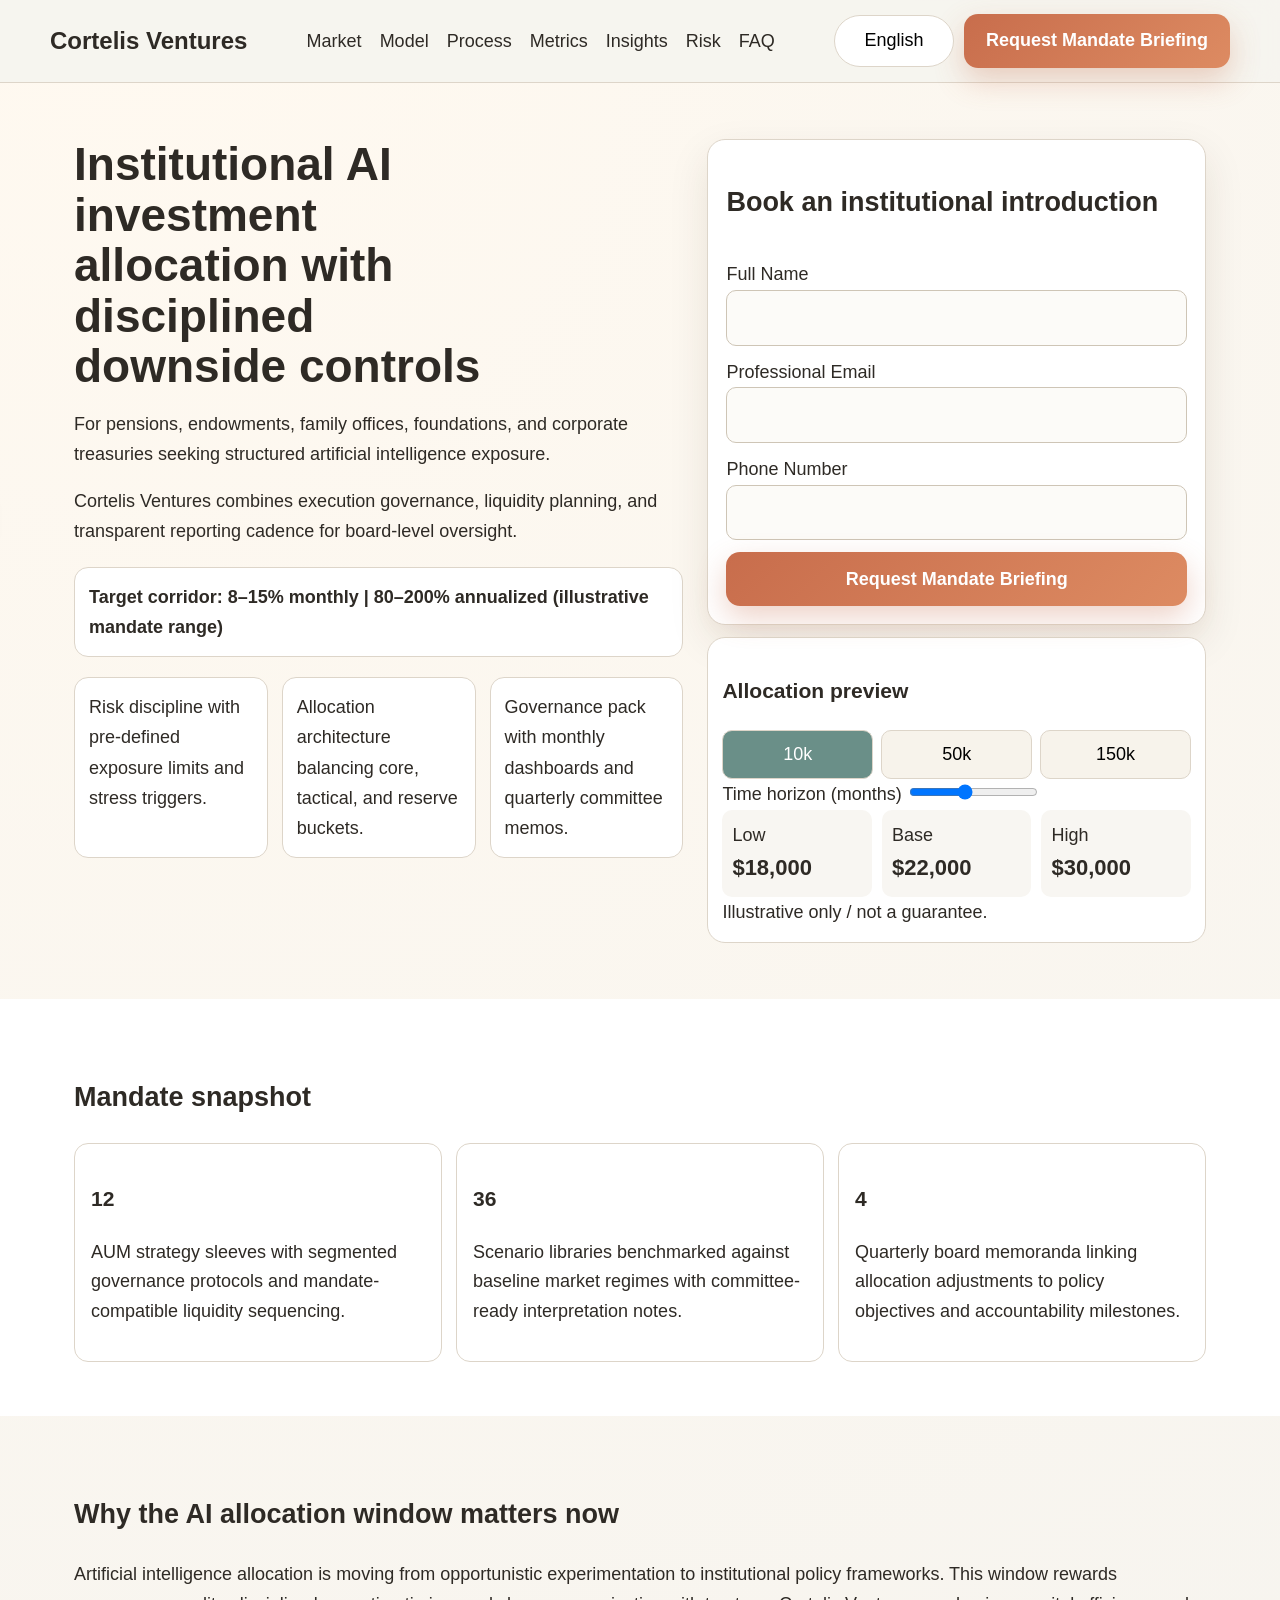
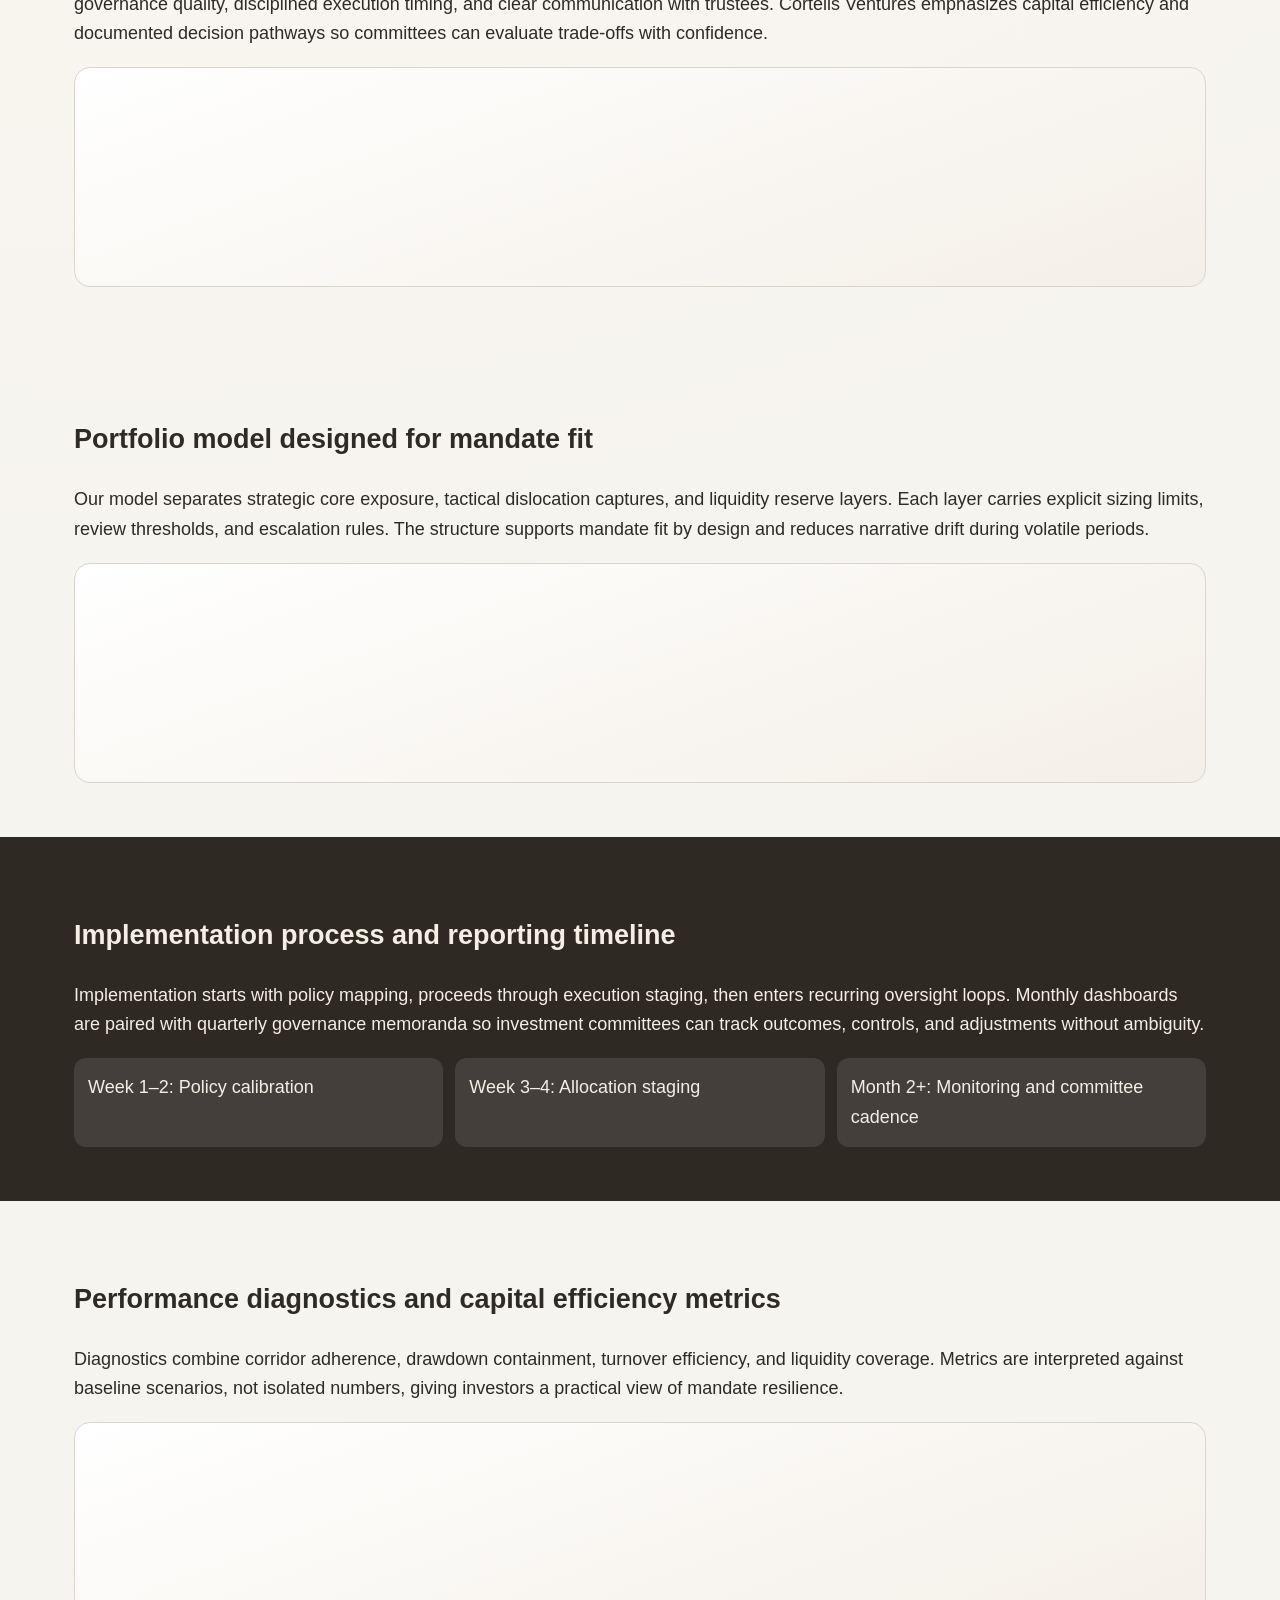
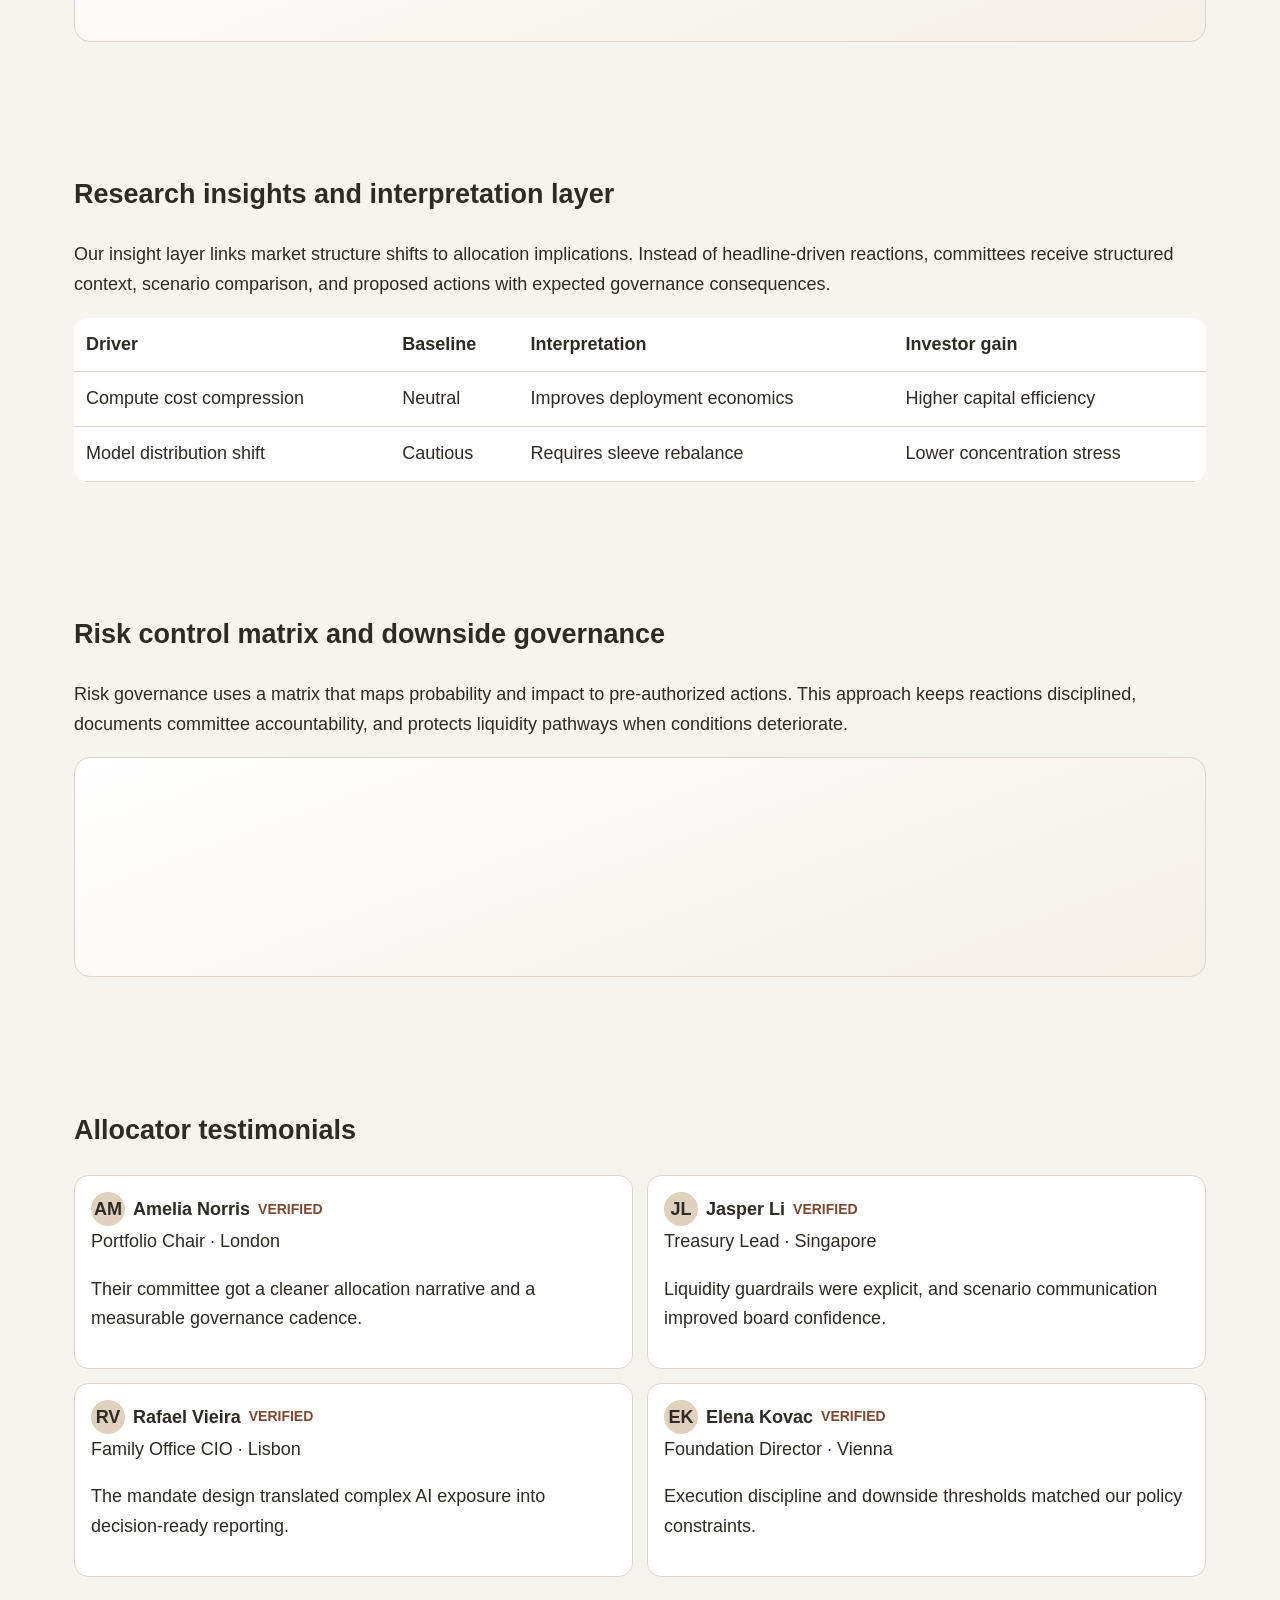
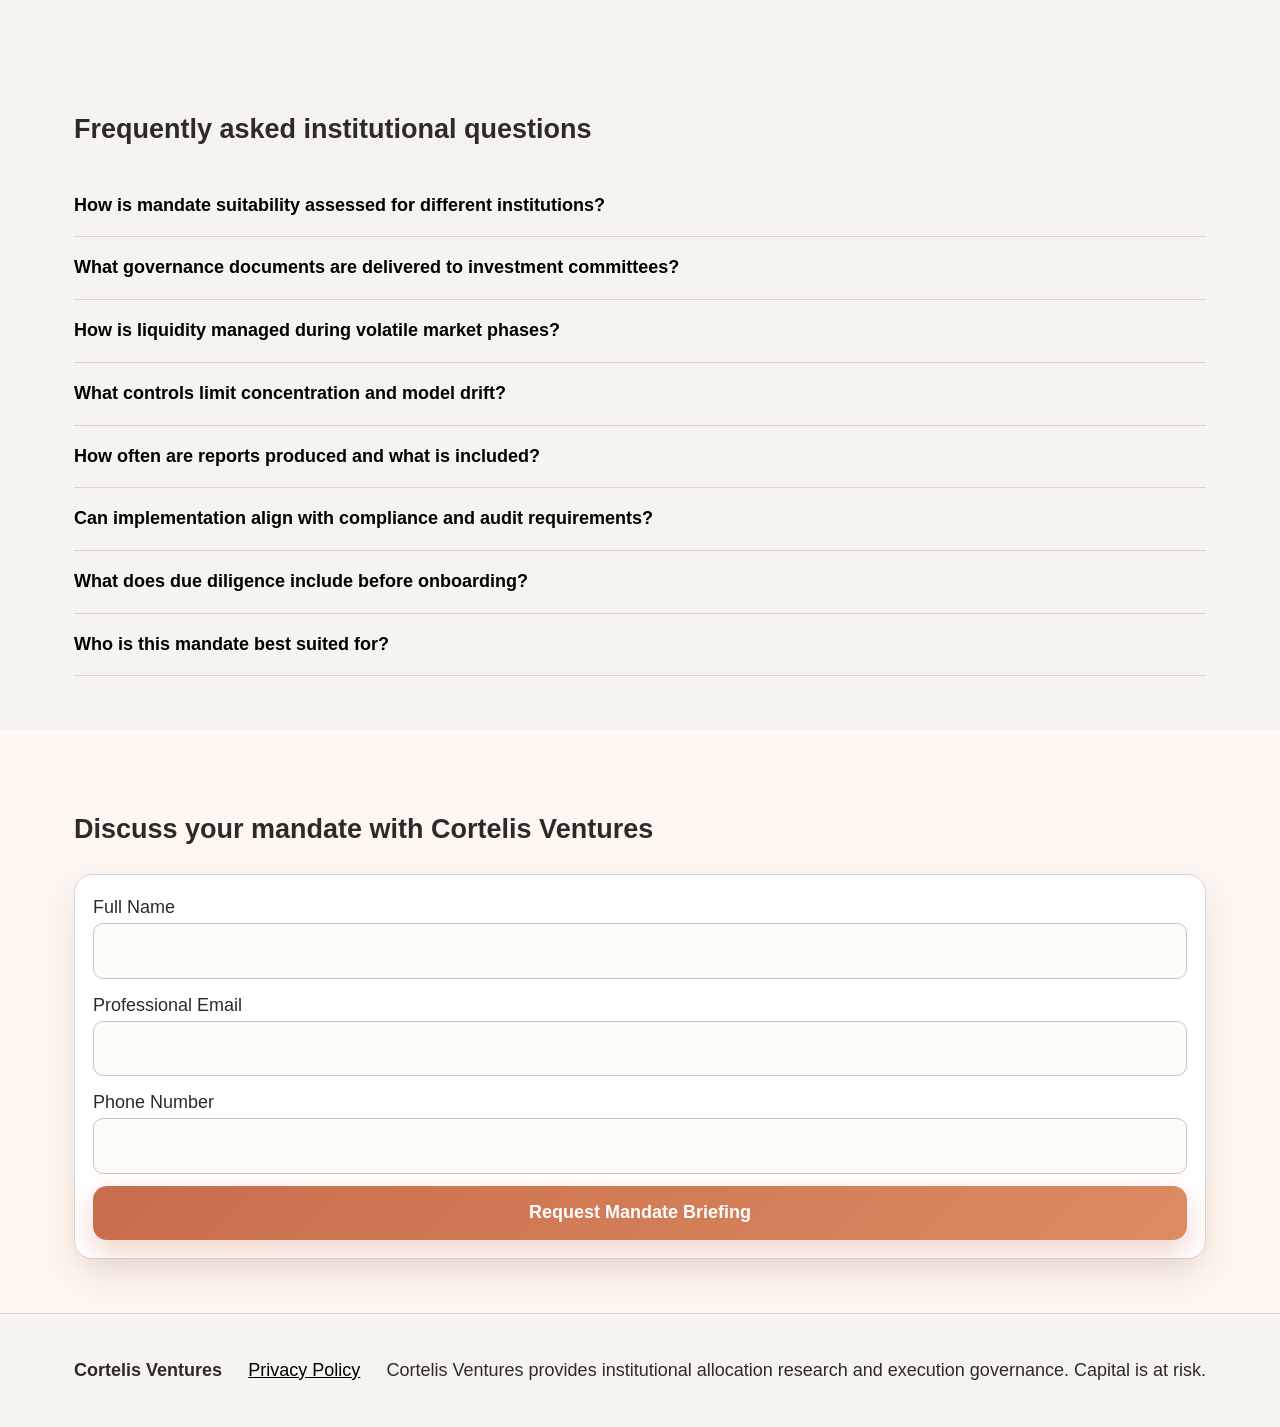
<file: index.html>
<!doctype html>
<html lang="en">
<head>
  <meta charset="UTF-8" />
  <meta name="viewport" content="width=device-width, initial-scale=1.0" />
  <title>Cortelis Ventures | Institutional AI Investment Strategy</title>
  <meta name="description" content="Cortelis Ventures provides governance-ready AI investment exposure for pensions, endowments, family offices, foundations, and treasuries." />
  <link rel="canonical" href="https://cortelis.ventures/index.html" />
  <link rel="alternate" hreflang="en" href="https://cortelis.ventures/index.html" />
  <link rel="alternate" hreflang="de" href="https://cortelis.ventures/de/index.html" />
  <link rel="alternate" hreflang="fr" href="https://cortelis.ventures/fr/index.html" />
  <link rel="alternate" hreflang="es" href="https://cortelis.ventures/es/index.html" />
  <link rel="alternate" hreflang="it" href="https://cortelis.ventures/it/index.html" />
  <link rel="alternate" hreflang="tr" href="https://cortelis.ventures/tr/index.html" />
  <link rel="alternate" hreflang="pt" href="https://cortelis.ventures/pt/index.html" />
  <link rel="alternate" hreflang="ja" href="https://cortelis.ventures/jp/index.html" />
  <link rel="alternate" hreflang="sk" href="https://cortelis.ventures/sk/index.html" />
  <link rel="alternate" hreflang="nl-BE" href="https://cortelis.ventures/be/index.html" />
  <meta property="og:title" content="Cortelis Ventures | Institutional AI Investment Strategy" />
  <meta property="og:description" content="Cortelis Ventures provides governance-ready AI investment exposure for pensions, endowments, family offices, foundations, and treasuries." />
  <meta property="og:type" content="website" />
  <meta property="og:url" content="https://cortelis.ventures/index.html" />
  <meta name="twitter:card" content="summary_large_image" />
  <meta name="twitter:title" content="Cortelis Ventures | Institutional AI Investment Strategy" />
  <meta name="twitter:description" content="Cortelis Ventures provides governance-ready AI investment exposure for pensions, endowments, family offices, foundations, and treasuries." />
  <link rel="stylesheet" href="assets/style.css" />
  <script defer src="assets/app.js"></script>
</head>
<body>
<header class="site-header"><div class="container header-inner"><a class="brand" href="index.html">Cortelis Ventures</a><nav class="desktop-nav"><a href="#sec-0">Market</a><a href="#sec-1">Model</a><a href="#sec-2">Process</a><a href="#sec-3">Metrics</a><a href="#sec-4">Insights</a><a href="#sec-5">Risk</a><a href="#sec-6">FAQ</a></nav><div class="header-actions"><div class="lang-switcher"><button class="lang-active" aria-haspopup="true" aria-expanded="false">English</button><div class="lang-menu"><a href="index.html" class="lang-option"><svg viewBox="0 0 60 40" aria-hidden="true"><rect width="60" height="40" fill="#012169"/><path d="M0 0l60 40M60 0L0 40" stroke="#fff" stroke-width="8"/><path d="M0 0l60 40M60 0L0 40" stroke="#C8102E" stroke-width="4"/><path d="M30 0v40M0 20h60" stroke="#fff" stroke-width="12"/><path d="M30 0v40M0 20h60" stroke="#C8102E" stroke-width="7"/></svg><span>English</span></a><a href="de/index.html" class="lang-option"><svg viewBox="0 0 60 40"><rect width="60" height="13.3" y="0" fill="#000"/><rect width="60" height="13.3" y="13.3" fill="#DD0000"/><rect width="60" height="13.4" y="26.6" fill="#FFCE00"/></svg><span>Deutsch</span></a><a href="fr/index.html" class="lang-option"><svg viewBox="0 0 60 40"><rect width="20" height="40" fill="#0055A4"/><rect x="20" width="20" height="40" fill="#fff"/><rect x="40" width="20" height="40" fill="#EF4135"/></svg><span>Français</span></a><a href="es/index.html" class="lang-option"><svg viewBox="0 0 60 40"><rect width="60" height="40" fill="#AA151B"/><rect y="10" width="60" height="20" fill="#F1BF00"/></svg><span>Español</span></a><a href="it/index.html" class="lang-option"><svg viewBox="0 0 60 40"><rect width="20" height="40" fill="#009246"/><rect x="20" width="20" height="40" fill="#fff"/><rect x="40" width="20" height="40" fill="#CE2B37"/></svg><span>Italiano</span></a><a href="tr/index.html" class="lang-option"><svg viewBox="0 0 60 40"><rect width="60" height="40" fill="#E30A17"/><circle cx="24" cy="20" r="10" fill="#fff"/><circle cx="27" cy="20" r="8" fill="#E30A17"/><polygon points="35,20 43,16 43,24" fill="#fff"/></svg><span>Türkçe</span></a><a href="pt/index.html" class="lang-option"><svg viewBox="0 0 60 40"><rect width="24" height="40" fill="#006600"/><rect x="24" width="36" height="40" fill="#FF0000"/><circle cx="24" cy="20" r="6" fill="#FFCC00"/></svg><span>Português</span></a><a href="jp/index.html" class="lang-option"><svg viewBox="0 0 60 40"><rect width="60" height="40" fill="#fff"/><circle cx="30" cy="20" r="10" fill="#BC002D"/></svg><span>日本語</span></a><a href="sk/index.html" class="lang-option"><svg viewBox="0 0 60 40"><rect width="60" height="13.3" fill="#fff"/><rect y="13.3" width="60" height="13.3" fill="#0B4EA2"/><rect y="26.6" width="60" height="13.4" fill="#EE1C25"/></svg><span>Slovenčina</span></a><a href="be/index.html" class="lang-option"><svg viewBox="0 0 60 40"><rect width="60" height="40" fill="#000"/><path d="M0 0L60 40M60 0L0 40" stroke="#FFD90C" stroke-width="8"/><path d="M30 0v40M0 20h60" stroke="#FFD90C" stroke-width="10"/><path d="M0 0h60v40H0z" fill="none" stroke="#ED2939" stroke-width="10"/><path d="M0 10h60M0 30h60" stroke="#fff" stroke-width="10"/></svg><span>Nederlands</span></a></div></div><a class="btn btn-primary" href="#form-final">Request Mandate Briefing</a><button class="burger" aria-label="menu" aria-expanded="false"><span></span><span></span><span></span></button></div></div></header>
<aside class="mobile-drawer" aria-hidden="true"><button class="drawer-close" aria-label="close">✕</button><nav><a href="#sec-0">Market</a><a href="#sec-1">Model</a><a href="#sec-2">Process</a><a href="#sec-3">Metrics</a><a href="#sec-4">Insights</a><a href="#sec-5">Risk</a><a href="#sec-6">FAQ</a><div class="drawer-lang">
<a href="index.html">English</a>
<a href="de/index.html">Deutsch</a>
<a href="fr/index.html">Français</a>
<a href="es/index.html">Español</a>
<a href="it/index.html">Italiano</a>
<a href="tr/index.html">Türkçe</a>
<a href="pt/index.html">Português</a>
<a href="jp/index.html">日本語</a>
<a href="sk/index.html">Slovenčina</a>
<a href="be/index.html">Nederlands</a>
</div><a class="btn btn-primary" href="#form-final">Request Mandate Briefing</a></nav></aside><div class="backdrop"></div>
<main>
<section class="hero"><div class="container hero-grid"><div><h1>Institutional AI investment allocation with disciplined downside controls</h1><p>For pensions, endowments, family offices, foundations, and corporate treasuries seeking structured artificial intelligence exposure.</p><p>Cortelis Ventures combines execution governance, liquidity planning, and transparent reporting cadence for board-level oversight.</p><div class="corridor">Target corridor: 8–15% monthly | 80–200% annualized (illustrative mandate range)</div><div class="hero-cards"><article>Risk discipline with pre-defined exposure limits and stress triggers.</article><article>Allocation architecture balancing core, tactical, and reserve buckets.</article><article>Governance pack with monthly dashboards and quarterly committee memos.</article></div></div><div><form class="lead-form" id="form-hero"><h2>Book an institutional introduction</h2><label>Full Name<input type="text" required></label><label>Professional Email<input type="email" required></label><label>Phone Number<input type="tel" required></label><button class="btn btn-primary" type="submit">Request Mandate Briefing</button></form><div class="calculator" data-calc><h3>Allocation preview</h3><div class="seg"><button class="seg-btn active" data-amt="10000">10k</button><button class="seg-btn" data-amt="50000">50k</button><button class="seg-btn" data-amt="150000">150k</button></div><label>Time horizon (months) <input type="range" min="3" max="24" value="12" class="months"></label><div class="calc-out"><div><span>Low</span><strong data-low>0</strong></div><div><span>Base</span><strong data-base>0</strong></div><div><span>High</span><strong data-high>0</strong></div></div><small>Illustrative only / not a guarantee.</small></div></div></div></section>
<section class="kpi" id="sec-0"><div class="container"><h2>Mandate snapshot</h2><div class="kpi-grid"><article><h3>12</h3><p>AUM strategy sleeves with segmented governance protocols and mandate-compatible liquidity sequencing.</p></article><article><h3>36</h3><p>Scenario libraries benchmarked against baseline market regimes with committee-ready interpretation notes.</p></article><article><h3>4</h3><p>Quarterly board memoranda linking allocation adjustments to policy objectives and accountability milestones.</p></article></div></div></section>
<section id="sec-1" class="light"><div class="container"><h2>Why the AI allocation window matters now</h2><p>Artificial intelligence allocation is moving from opportunistic experimentation to institutional policy frameworks. This window rewards governance quality, disciplined execution timing, and clear communication with trustees. Cortelis Ventures emphasizes capital efficiency and documented decision pathways so committees can evaluate trade-offs with confidence.</p><div class="visual panel-a"></div></div></section>
<section id="sec-2" class="light"><div class="container"><h2>Portfolio model designed for mandate fit</h2><p>Our model separates strategic core exposure, tactical dislocation captures, and liquidity reserve layers. Each layer carries explicit sizing limits, review thresholds, and escalation rules. The structure supports mandate fit by design and reduces narrative drift during volatile periods.</p><div class="visual panel-b"></div></div></section>
<section id="sec-3" class="dark"><div class="container"><h2>Implementation process and reporting timeline</h2><p>Implementation starts with policy mapping, proceeds through execution staging, then enters recurring oversight loops. Monthly dashboards are paired with quarterly governance memoranda so investment committees can track outcomes, controls, and adjustments without ambiguity.</p><div class="timeline"><div>Week 1–2: Policy calibration</div><div>Week 3–4: Allocation staging</div><div>Month 2+: Monitoring and committee cadence</div></div></div></section>
<section id="sec-4" class="light"><div class="container"><h2>Performance diagnostics and capital efficiency metrics</h2><p>Diagnostics combine corridor adherence, drawdown containment, turnover efficiency, and liquidity coverage. Metrics are interpreted against baseline scenarios, not isolated numbers, giving investors a practical view of mandate resilience.</p><div class="visual panel-c"></div></div></section>
<section id="sec-5" class="light"><div class="container"><h2>Research insights and interpretation layer</h2><p>Our insight layer links market structure shifts to allocation implications. Instead of headline-driven reactions, committees receive structured context, scenario comparison, and proposed actions with expected governance consequences.</p><div class="table-wrap"><table><tr><th>Driver</th><th>Baseline</th><th>Interpretation</th><th>Investor gain</th></tr><tr><td>Compute cost compression</td><td>Neutral</td><td>Improves deployment economics</td><td>Higher capital efficiency</td></tr><tr><td>Model distribution shift</td><td>Cautious</td><td>Requires sleeve rebalance</td><td>Lower concentration stress</td></tr></table></div></div></section>
<section id="sec-6" class="light"><div class="container"><h2>Risk control matrix and downside governance</h2><p>Risk governance uses a matrix that maps probability and impact to pre-authorized actions. This approach keeps reactions disciplined, documents committee accountability, and protects liquidity pathways when conditions deteriorate.</p><div class="visual panel-d"></div></div></section>
<section class="reviews" id="sec-7"><div class="container"><h2>Allocator testimonials</h2><div class="review-grid"><article class="review-card"><div class="review-head"><span class="avatar">AM</span><strong>Amelia Norris</strong><span class="badge">VERIFIED</span></div><div class="review-sub">Portfolio Chair · London</div><p>Their committee got a cleaner allocation narrative and a measurable governance cadence.</p></article><article class="review-card"><div class="review-head"><span class="avatar">JL</span><strong>Jasper Li</strong><span class="badge">VERIFIED</span></div><div class="review-sub">Treasury Lead · Singapore</div><p>Liquidity guardrails were explicit, and scenario communication improved board confidence.</p></article><article class="review-card"><div class="review-head"><span class="avatar">RV</span><strong>Rafael Vieira</strong><span class="badge">VERIFIED</span></div><div class="review-sub">Family Office CIO · Lisbon</div><p>The mandate design translated complex AI exposure into decision-ready reporting.</p></article><article class="review-card"><div class="review-head"><span class="avatar">EK</span><strong>Elena Kovac</strong><span class="badge">VERIFIED</span></div><div class="review-sub">Foundation Director · Vienna</div><p>Execution discipline and downside thresholds matched our policy constraints.</p></article></div></div></section>
<section class="faq-sec" id="sec-8"><div class="container"><h2>Frequently asked institutional questions</h2><div class="faq-item"><button class="faq-question" aria-expanded="false">How is mandate suitability assessed for different institutions?</button><div class="faq-answer"><p>We map policy constraints, spending profile, liquidity windows, and committee tolerance levels before proposing any allocation split.</p></div></div><div class="faq-item"><button class="faq-question" aria-expanded="false">What governance documents are delivered to investment committees?</button><div class="faq-answer"><p>Each cycle includes an executive summary, exposure map, scenario interpretation, and action log with explicit accountabilities.</p></div></div><div class="faq-item"><button class="faq-question" aria-expanded="false">How is liquidity managed during volatile market phases?</button><div class="faq-answer"><p>Reserve buckets and staggered execution windows are pre-defined so capital calls and redemption needs remain operationally covered.</p></div></div><div class="faq-item"><button class="faq-question" aria-expanded="false">What controls limit concentration and model drift?</button><div class="faq-answer"><p>Exposure ceilings, thematic caps, and rule-based rebalancing are monitored continuously with threshold alerts and review triggers.</p></div></div><div class="faq-item"><button class="faq-question" aria-expanded="false">How often are reports produced and what is included?</button><div class="faq-answer"><p>Monthly dashboards cover allocation state and scenario outcomes, while quarterly memoranda synthesize governance decisions and mandate fit.</p></div></div><div class="faq-item"><button class="faq-question" aria-expanded="false">Can implementation align with compliance and audit requirements?</button><div class="faq-answer"><p>Yes. Control logs, decision records, and methodology notes are structured for compliance teams and external audit review.</p></div></div><div class="faq-item"><button class="faq-question" aria-expanded="false">What does due diligence include before onboarding?</button><div class="faq-answer"><p>Operational architecture, data lineage, custody pathways, and oversight procedures are reviewed with legal and risk stakeholders.</p></div></div><div class="faq-item"><button class="faq-question" aria-expanded="false">Who is this mandate best suited for?</button><div class="faq-answer"><p>Institutions needing disciplined AI exposure with transparent oversight and capital-efficiency priorities are the strongest fit.</p></div></div></div></section>
<section class="final-cta" id="form-final"><div class="container"><h2>Discuss your mandate with Cortelis Ventures</h2><form class="lead-form"><label>Full Name<input type="text" required></label><label>Professional Email<input type="email" required></label><label>Phone Number<input type="tel" required></label><button class="btn btn-primary" type="submit">Request Mandate Briefing</button></form></div></section>
</main>
<footer><div class="container footer-inner"><strong>Cortelis Ventures</strong><button class="privacy-open" type="button">Privacy Policy</button><p>Cortelis Ventures provides institutional allocation research and execution governance. Capital is at risk.</p></div></footer>
<div class="modal" aria-hidden="true"><div class="modal-card" role="dialog" aria-modal="true"><button class="modal-x" aria-label="x">✕</button><h2>Privacy Policy</h2><div class="modal-scroll"><h3>Introduction</h3><p>Cortelis Ventures handles information for institutional engagement, governance communication, and service delivery transparency.</p><h3>Data collection</h3><p>We collect submitted contact information, interaction logs, and operational records required to respond to mandate inquiries.</p><h3>Legal basis</h3><p>Processing relies on legitimate business interest, contractual preparation, and applicable compliance obligations.</p><h3>Cookies</h3><p>Essential cookies support navigation state and accessibility controls. No external tracking scripts are loaded by default.</p><h3>Retention</h3><p>Records are retained according to regulatory timelines, contractual requirements, and internal governance policy schedules.</p><h3>Third-party sharing</h3><p>Data may be shared with vetted service providers supporting hosting, security, and regulated operational functions.</p><h3>Security</h3><p>Administrative, technical, and procedural safeguards are applied to protect confidentiality and integrity of records.</p><h3>User rights</h3><p>Eligible parties may request access, correction, deletion, or restriction according to applicable jurisdictional law.</p><h3>International transfers</h3><p>Cross-border transfer mechanisms include contractual safeguards and risk assessments aligned with legal frameworks.</p><h3>Industry risk disclosure</h3><p>AI-related markets can be volatile and policy-sensitive. Allocation decisions should be reviewed with qualified advisors.</p><h3>Contact</h3><p>Contact: compliance@cortelis.ventures</p></div><div class="modal-foot"><button class="btn btn-secondary modal-close">Close</button></div></div></div>
<script type="application/ld+json">{"@context": "https://schema.org", "@graph": [{"@type": "Organization", "name": "Cortelis Ventures", "url": "https://cortelis.ventures"}, {"@type": "WebSite", "name": "Cortelis Ventures", "url": "https://cortelis.ventures"}, {"@type": "FAQPage", "mainEntity": [{"@type": "Question", "name": "How is mandate suitability assessed for different institutions?", "acceptedAnswer": {"@type": "Answer", "text": "We map policy constraints, spending profile, liquidity windows, and committee tolerance levels before proposing any allocation split."}}, {"@type": "Question", "name": "What governance documents are delivered to investment committees?", "acceptedAnswer": {"@type": "Answer", "text": "Each cycle includes an executive summary, exposure map, scenario interpretation, and action log with explicit accountabilities."}}]}, {"@type": "Review", "author": {"@type": "Person", "name": "Amelia Norris"}, "reviewBody": "Their committee got a cleaner allocation narrative and a measurable governance cadence.", "reviewRating": {"@type": "Rating", "ratingValue": "5"}}]}</script>
</body></html>
</file>
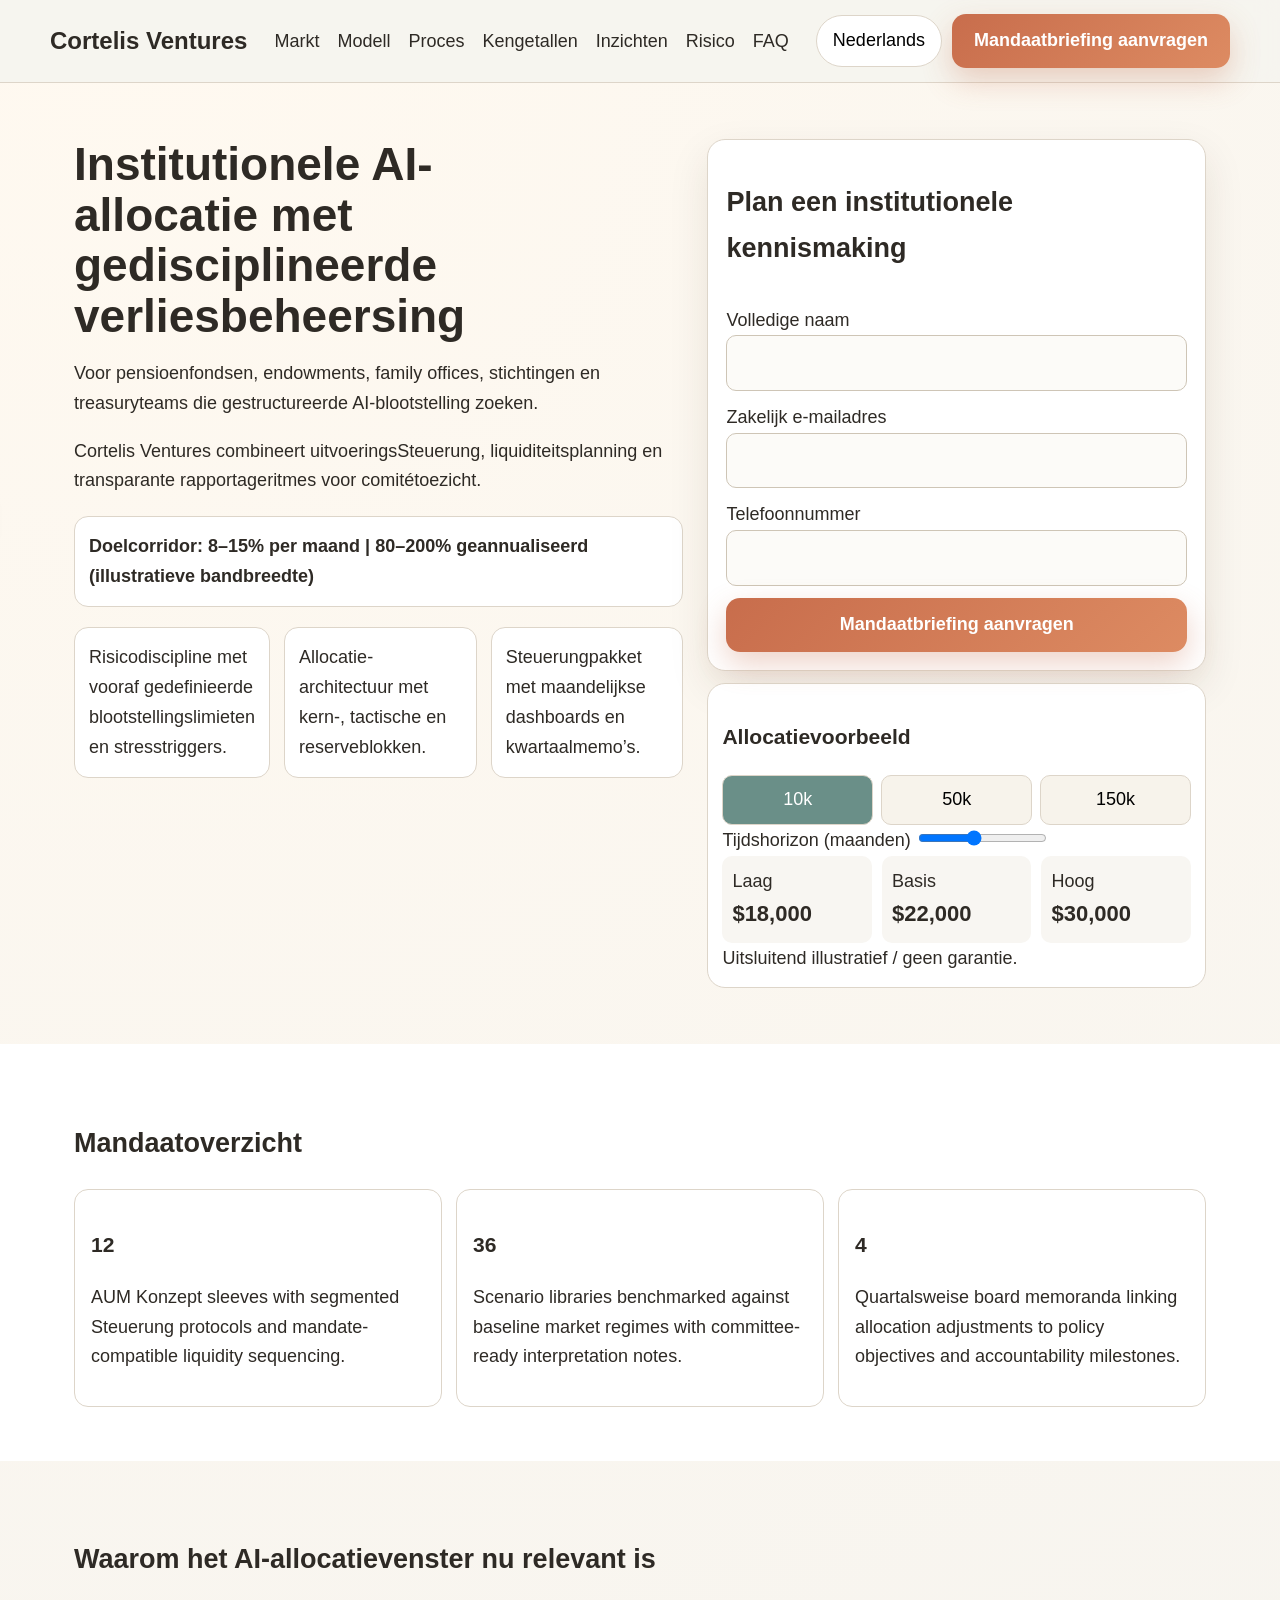
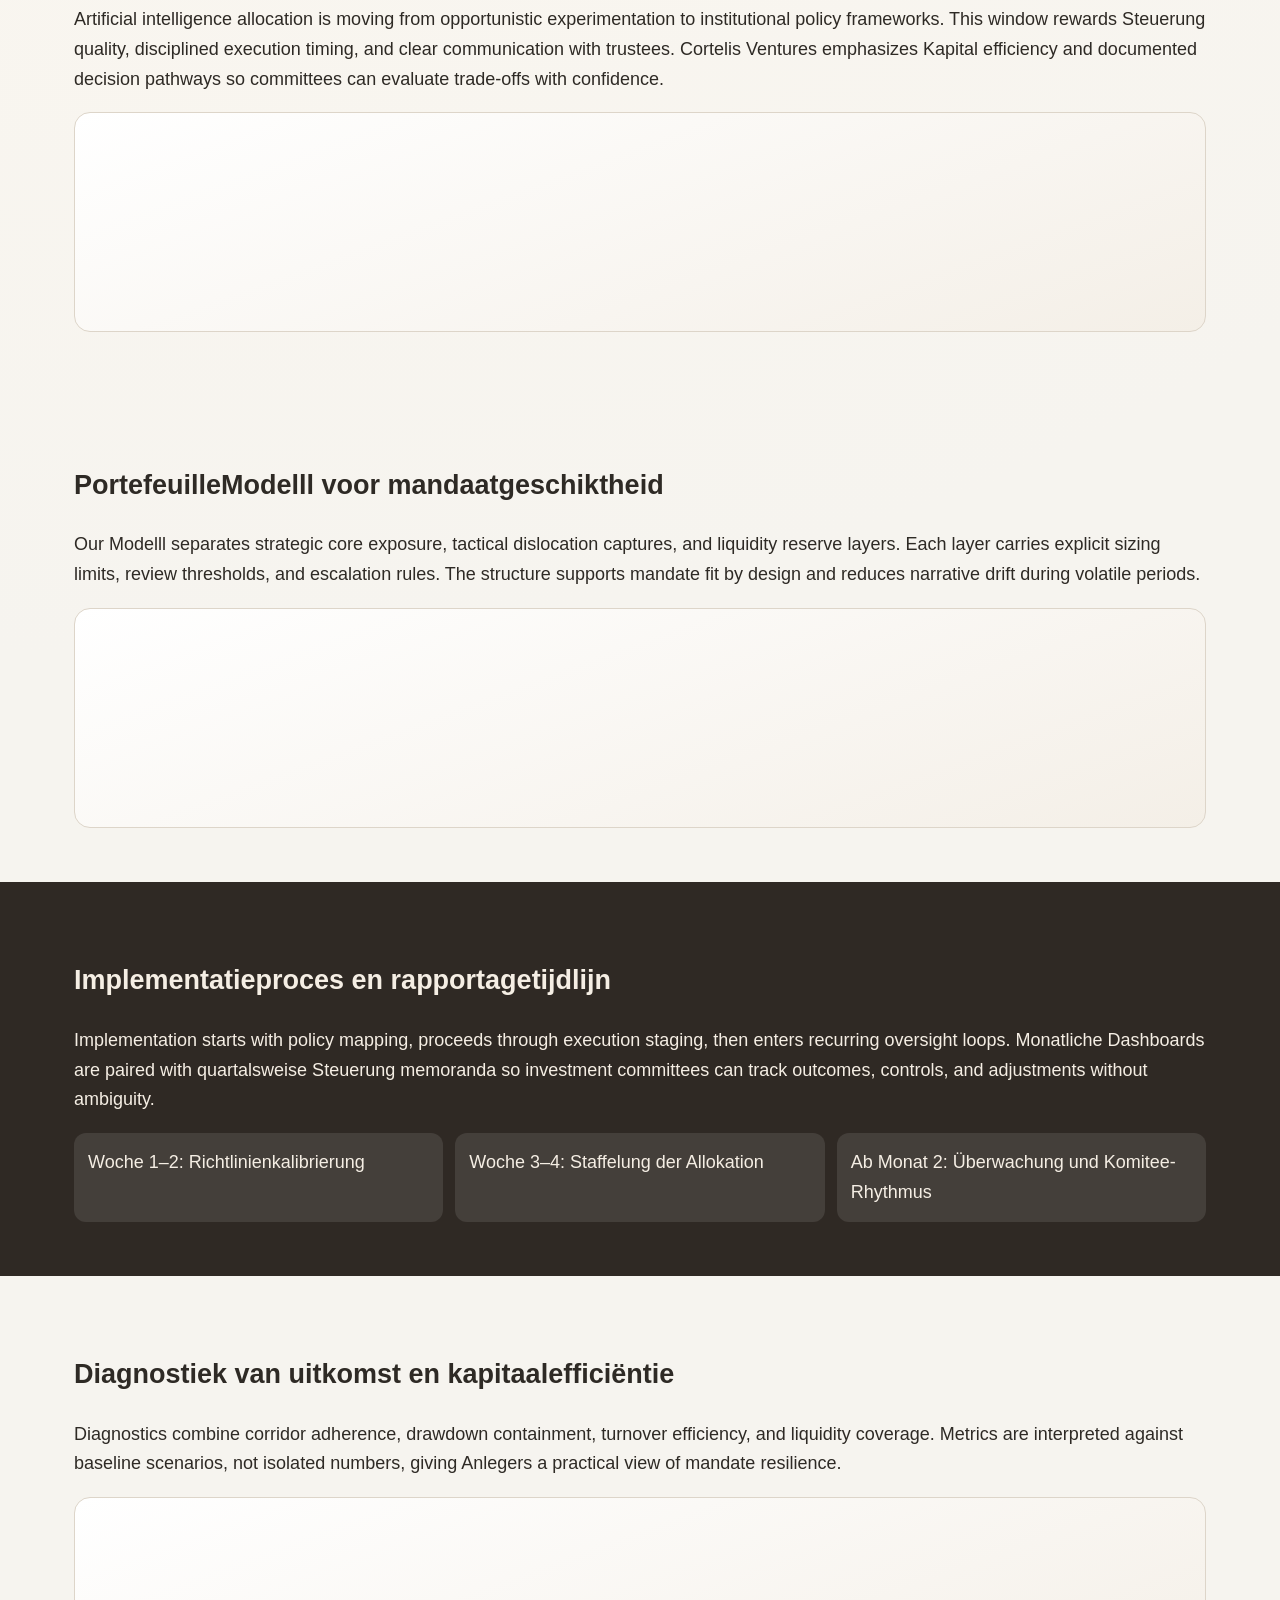
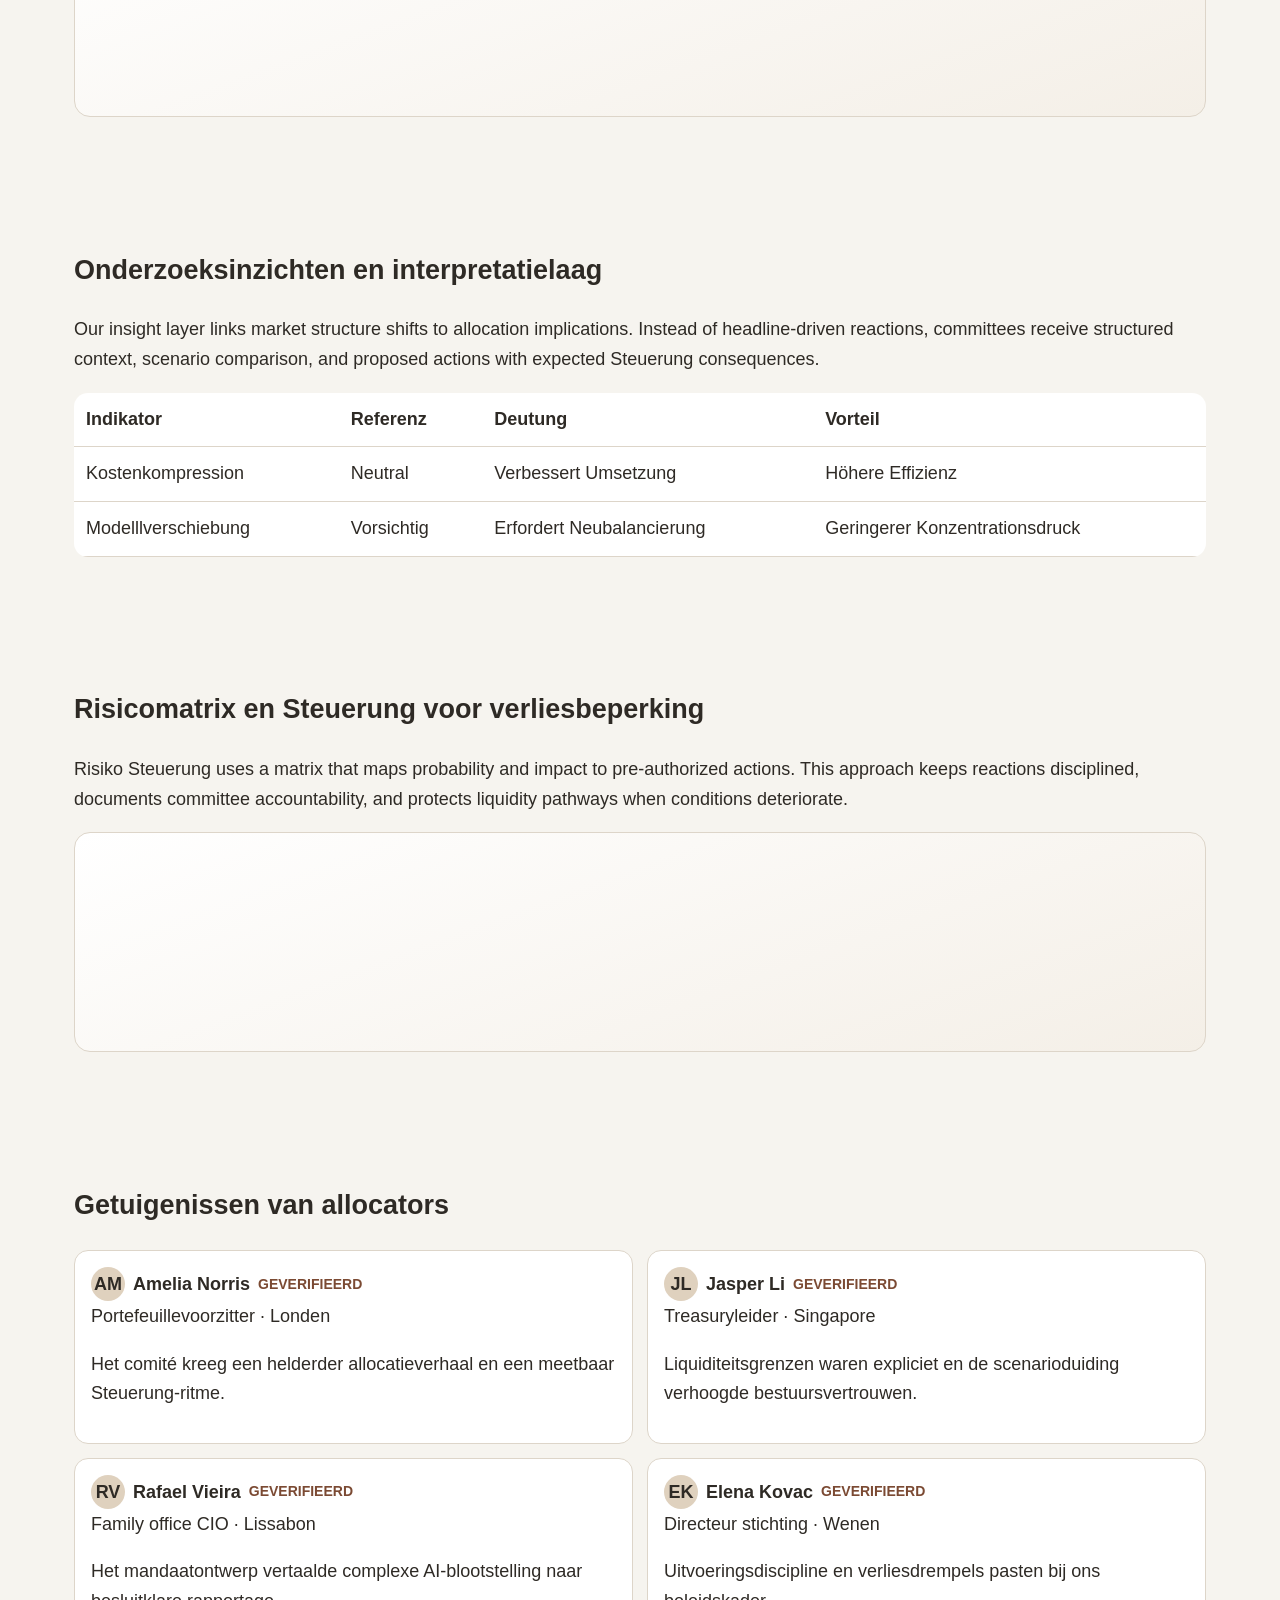
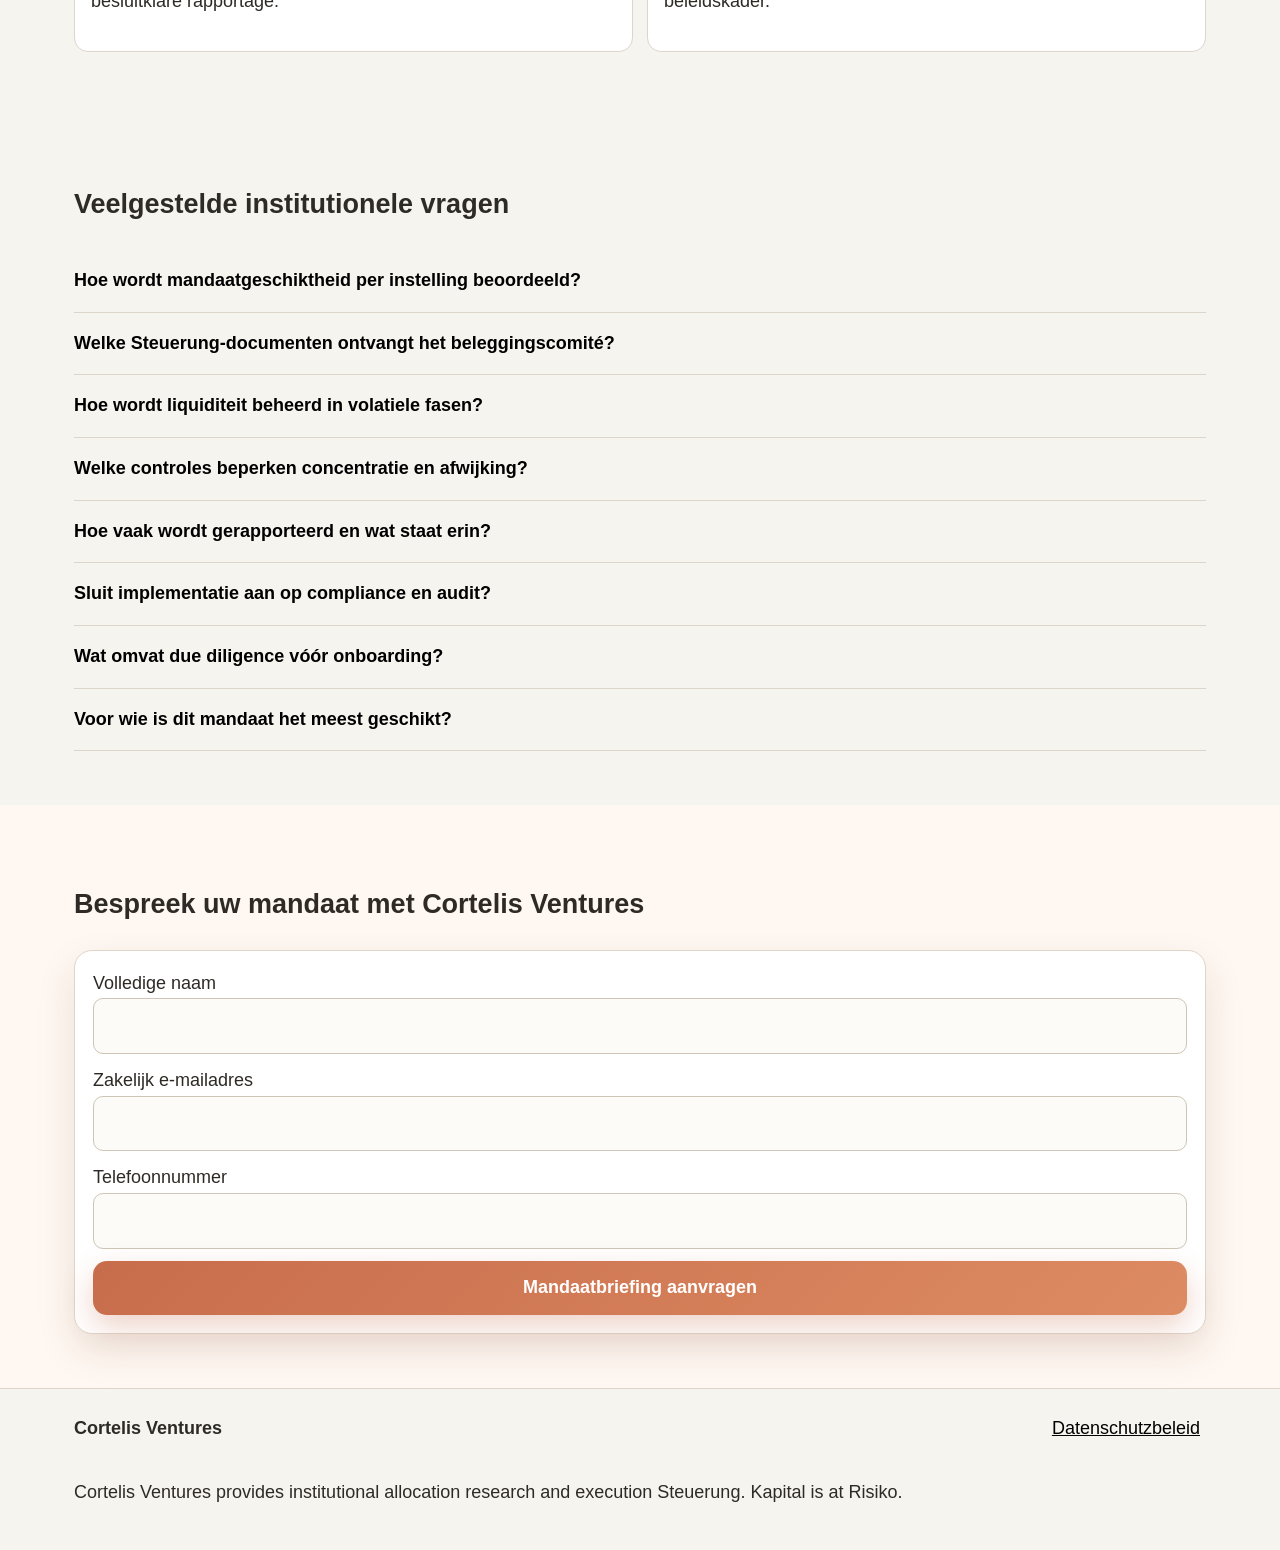
<file: be/index.html>
<!doctype html>
<html lang="nl">
<head>
  <meta charset="UTF-8" />
  <meta name="viewport" content="width=device-width, initial-scale=1.0" />
  <title>Cortelis Ventures | Institutionele AI-investeringsstrategie</title>
  <meta name="description" content="Cortelis Ventures levert Steuerung-klare AI-allocatie voor pensioenfondsen, endowments, family offices, stichtingen en treasuryteams." />
  <link rel="canonical" href="https://cortelis.ventures/be/index.html" />
  <link rel="alternate" hreflang="en" href="https://cortelis.ventures/index.html" />
  <link rel="alternate" hreflang="de" href="https://cortelis.ventures/de/index.html" />
  <link rel="alternate" hreflang="fr" href="https://cortelis.ventures/fr/index.html" />
  <link rel="alternate" hreflang="es" href="https://cortelis.ventures/es/index.html" />
  <link rel="alternate" hreflang="it" href="https://cortelis.ventures/it/index.html" />
  <link rel="alternate" hreflang="tr" href="https://cortelis.ventures/tr/index.html" />
  <link rel="alternate" hreflang="pt" href="https://cortelis.ventures/pt/index.html" />
  <link rel="alternate" hreflang="ja" href="https://cortelis.ventures/jp/index.html" />
  <link rel="alternate" hreflang="sk" href="https://cortelis.ventures/sk/index.html" />
  <link rel="alternate" hreflang="nl-BE" href="https://cortelis.ventures/be/index.html" />
  <meta property="og:title" content="Cortelis Ventures | Institutionele AI-investeringsstrategie" />
  <meta property="og:description" content="Cortelis Ventures levert Steuerung-klare AI-allocatie voor pensioenfondsen, endowments, family offices, stichtingen en treasuryteams." />
  <meta property="og:type" content="website" />
  <meta property="og:url" content="https://cortelis.ventures/be/index.html" />
  <meta name="twitter:card" content="summary_large_image" />
  <meta name="twitter:title" content="Cortelis Ventures | Institutionele AI-investeringsstrategie" />
  <meta name="twitter:description" content="Cortelis Ventures levert Steuerung-klare AI-allocatie voor pensioenfondsen, endowments, family offices, stichtingen en treasuryteams." />
  <link rel="stylesheet" href="../assets/style.css" />
  <script defer src="../assets/app.js"></script>
</head>
<body>
<header class="site-header"><div class="container header-inner"><a class="brand" href="../index.html">Cortelis Ventures</a><nav class="desktop-nav"><a href="#sec-0">Markt</a><a href="#sec-1">Modell</a><a href="#sec-2">Proces</a><a href="#sec-3">Kengetallen</a><a href="#sec-4">Inzichten</a><a href="#sec-5">Risico</a><a href="#sec-6">FAQ</a></nav><div class="header-actions"><div class="lang-switcher"><button class="lang-active" aria-haspopup="true" aria-expanded="false">Nederlands</button><div class="lang-menu"><a href="../index.html" class="lang-option"><svg viewBox="0 0 60 40" aria-hidden="true"><rect width="60" height="40" fill="#012169"/><path d="M0 0l60 40M60 0L0 40" stroke="#fff" stroke-width="8"/><path d="M0 0l60 40M60 0L0 40" stroke="#C8102E" stroke-width="4"/><path d="M30 0v40M0 20h60" stroke="#fff" stroke-width="12"/><path d="M30 0v40M0 20h60" stroke="#C8102E" stroke-width="7"/></svg><span>English</span></a><a href="../de/index.html" class="lang-option"><svg viewBox="0 0 60 40"><rect width="60" height="13.3" y="0" fill="#000"/><rect width="60" height="13.3" y="13.3" fill="#DD0000"/><rect width="60" height="13.4" y="26.6" fill="#FFCE00"/></svg><span>Deutsch</span></a><a href="../fr/index.html" class="lang-option"><svg viewBox="0 0 60 40"><rect width="20" height="40" fill="#0055A4"/><rect x="20" width="20" height="40" fill="#fff"/><rect x="40" width="20" height="40" fill="#EF4135"/></svg><span>Français</span></a><a href="../es/index.html" class="lang-option"><svg viewBox="0 0 60 40"><rect width="60" height="40" fill="#AA151B"/><rect y="10" width="60" height="20" fill="#F1BF00"/></svg><span>Español</span></a><a href="../it/index.html" class="lang-option"><svg viewBox="0 0 60 40"><rect width="20" height="40" fill="#009246"/><rect x="20" width="20" height="40" fill="#fff"/><rect x="40" width="20" height="40" fill="#CE2B37"/></svg><span>Italiano</span></a><a href="../tr/index.html" class="lang-option"><svg viewBox="0 0 60 40"><rect width="60" height="40" fill="#E30A17"/><circle cx="24" cy="20" r="10" fill="#fff"/><circle cx="27" cy="20" r="8" fill="#E30A17"/><polygon points="35,20 43,16 43,24" fill="#fff"/></svg><span>Türkçe</span></a><a href="../pt/index.html" class="lang-option"><svg viewBox="0 0 60 40"><rect width="24" height="40" fill="#006600"/><rect x="24" width="36" height="40" fill="#FF0000"/><circle cx="24" cy="20" r="6" fill="#FFCC00"/></svg><span>Português</span></a><a href="../jp/index.html" class="lang-option"><svg viewBox="0 0 60 40"><rect width="60" height="40" fill="#fff"/><circle cx="30" cy="20" r="10" fill="#BC002D"/></svg><span>日本語</span></a><a href="../sk/index.html" class="lang-option"><svg viewBox="0 0 60 40"><rect width="60" height="13.3" fill="#fff"/><rect y="13.3" width="60" height="13.3" fill="#0B4EA2"/><rect y="26.6" width="60" height="13.4" fill="#EE1C25"/></svg><span>Slovenčina</span></a><a href="../be/index.html" class="lang-option"><svg viewBox="0 0 60 40"><rect width="60" height="40" fill="#000"/><path d="M0 0L60 40M60 0L0 40" stroke="#FFD90C" stroke-width="8"/><path d="M30 0v40M0 20h60" stroke="#FFD90C" stroke-width="10"/><path d="M0 0h60v40H0z" fill="none" stroke="#ED2939" stroke-width="10"/><path d="M0 10h60M0 30h60" stroke="#fff" stroke-width="10"/></svg><span>Nederlands</span></a></div></div><a class="btn btn-primary" href="#form-final">Mandaatbriefing aanvragen</a><button class="burger" aria-label="menu" aria-expanded="false"><span></span><span></span><span></span></button></div></div></header>
<aside class="mobile-drawer" aria-hidden="true"><button class="drawer-close" aria-label="close">✕</button><nav><a href="#sec-0">Markt</a><a href="#sec-1">Modell</a><a href="#sec-2">Proces</a><a href="#sec-3">Kengetallen</a><a href="#sec-4">Inzichten</a><a href="#sec-5">Risico</a><a href="#sec-6">FAQ</a><div class="drawer-lang">
<a href="../index.html">English</a>
<a href="../de/index.html">Deutsch</a>
<a href="../fr/index.html">Français</a>
<a href="../es/index.html">Español</a>
<a href="../it/index.html">Italiano</a>
<a href="../tr/index.html">Türkçe</a>
<a href="../pt/index.html">Português</a>
<a href="../jp/index.html">日本語</a>
<a href="../sk/index.html">Slovenčina</a>
<a href="../be/index.html">Nederlands</a>
</div><a class="btn btn-primary" href="#form-final">Mandaatbriefing aanvragen</a></nav></aside><div class="backdrop"></div>
<main>
<section class="hero"><div class="container hero-grid"><div><h1>Institutionele AI-allocatie met gedisciplineerde verliesbeheersing</h1><p>Voor pensioenfondsen, endowments, family offices, stichtingen en treasuryteams die gestructureerde AI-blootstelling zoeken.</p><p>Cortelis Ventures combineert uitvoeringsSteuerung, liquiditeitsplanning en transparante rapportageritmes voor comitétoezicht.</p><div class="corridor">Doelcorridor: 8–15% per maand | 80–200% geannualiseerd (illustratieve bandbreedte)</div><div class="hero-cards"><article>Risicodiscipline met vooraf gedefinieerde blootstellingslimieten en stresstriggers.</article><article>Allocatie-architectuur met kern-, tactische en reserveblokken.</article><article>Steuerungpakket met maandelijkse dashboards en kwartaalmemo’s.</article></div></div><div><form class="lead-form" id="form-hero"><h2>Plan een institutionele kennismaking</h2><label>Volledige naam<input type="text" required></label><label>Zakelijk e-mailadres<input type="email" required></label><label>Telefoonnummer<input type="tel" required></label><button class="btn btn-primary" type="submit">Mandaatbriefing aanvragen</button></form><div class="calculator" data-calc><h3>Allocatievoorbeeld</h3><div class="seg"><button class="seg-btn active" data-amt="10000">10k</button><button class="seg-btn" data-amt="50000">50k</button><button class="seg-btn" data-amt="150000">150k</button></div><label>Tijdshorizon (maanden) <input type="range" min="3" max="24" value="12" class="months"></label><div class="calc-out"><div><span>Laag</span><strong data-low>0</strong></div><div><span>Basis</span><strong data-base>0</strong></div><div><span>Hoog</span><strong data-high>0</strong></div></div><small>Uitsluitend illustratief / geen garantie.</small></div></div></div></section>
<section class="kpi" id="sec-0"><div class="container"><h2>Mandaatoverzicht</h2><div class="kpi-grid"><article><h3>12</h3><p>AUM Konzept sleeves with segmented Steuerung protocols and mandate-compatible liquidity sequencing.</p></article><article><h3>36</h3><p>Scenario libraries benchmarked against baseline market regimes with committee-ready interpretation notes.</p></article><article><h3>4</h3><p>Quartalsweise board memoranda linking allocation adjustments to policy objectives and accountability milestones.</p></article></div></div></section>
<section id="sec-1" class="light"><div class="container"><h2>Waarom het AI-allocatievenster nu relevant is</h2><p>Artificial intelligence allocation is moving from opportunistic experimentation to institutional policy frameworks. This window rewards Steuerung quality, disciplined execution timing, and clear communication with trustees. Cortelis Ventures emphasizes Kapital efficiency and documented decision pathways so committees can evaluate trade-offs with confidence.</p><div class="visual panel-a"></div></div></section>
<section id="sec-2" class="light"><div class="container"><h2>PortefeuilleModelll voor mandaatgeschiktheid</h2><p>Our Modelll separates strategic core exposure, tactical dislocation captures, and liquidity reserve layers. Each layer carries explicit sizing limits, review thresholds, and escalation rules. The structure supports mandate fit by design and reduces narrative drift during volatile periods.</p><div class="visual panel-b"></div></div></section>
<section id="sec-3" class="dark"><div class="container"><h2>Implementatieproces en rapportagetijdlijn</h2><p>Implementation starts with policy mapping, proceeds through execution staging, then enters recurring oversight loops. Monatliche Dashboards are paired with quartalsweise Steuerung memoranda so investment committees can track outcomes, controls, and adjustments without ambiguity.</p><div class="timeline"><div>Woche 1–2: Richtlinienkalibrierung</div><div>Woche 3–4: Staffelung der Allokation</div><div>Ab Monat 2: Überwachung und Komitee-Rhythmus</div></div></div></section>
<section id="sec-4" class="light"><div class="container"><h2>Diagnostiek van uitkomst en kapitaalefficiëntie</h2><p>Diagnostics combine corridor adherence, drawdown containment, turnover efficiency, and liquidity coverage. Metrics are interpreted against baseline scenarios, not isolated numbers, giving Anlegers a practical view of mandate resilience.</p><div class="visual panel-c"></div></div></section>
<section id="sec-5" class="light"><div class="container"><h2>Onderzoeksinzichten en interpretatielaag</h2><p>Our insight layer links market structure shifts to allocation implications. Instead of headline-driven reactions, committees receive structured context, scenario comparison, and proposed actions with expected Steuerung consequences.</p><div class="table-wrap"><table><tr><th>Indikator</th><th>Referenz</th><th>Deutung</th><th>Vorteil</th></tr><tr><td>Kostenkompression</td><td>Neutral</td><td>Verbessert Umsetzung</td><td>Höhere Effizienz</td></tr><tr><td>Modelllverschiebung</td><td>Vorsichtig</td><td>Erfordert Neubalancierung</td><td>Geringerer Konzentrationsdruck</td></tr></table></div></div></section>
<section id="sec-6" class="light"><div class="container"><h2>Risicomatrix en Steuerung voor verliesbeperking</h2><p>Risiko Steuerung uses a matrix that maps probability and impact to pre-authorized actions. This approach keeps reactions disciplined, documents committee accountability, and protects liquidity pathways when conditions deteriorate.</p><div class="visual panel-d"></div></div></section>
<section class="reviews" id="sec-7"><div class="container"><h2>Getuigenissen van allocators</h2><div class="review-grid"><article class="review-card"><div class="review-head"><span class="avatar">AM</span><strong>Amelia Norris</strong><span class="badge">GEVERIFIEERD</span></div><div class="review-sub">Portefeuillevoorzitter · Londen</div><p>Het comité kreeg een helderder allocatieverhaal en een meetbaar Steuerung-ritme.</p></article><article class="review-card"><div class="review-head"><span class="avatar">JL</span><strong>Jasper Li</strong><span class="badge">GEVERIFIEERD</span></div><div class="review-sub">Treasuryleider · Singapore</div><p>Liquiditeitsgrenzen waren expliciet en de scenarioduiding verhoogde bestuursvertrouwen.</p></article><article class="review-card"><div class="review-head"><span class="avatar">RV</span><strong>Rafael Vieira</strong><span class="badge">GEVERIFIEERD</span></div><div class="review-sub">Family office CIO · Lissabon</div><p>Het mandaatontwerp vertaalde complexe AI-blootstelling naar besluitklare rapportage.</p></article><article class="review-card"><div class="review-head"><span class="avatar">EK</span><strong>Elena Kovac</strong><span class="badge">GEVERIFIEERD</span></div><div class="review-sub">Directeur stichting · Wenen</div><p>Uitvoeringsdiscipline en verliesdrempels pasten bij ons beleidskader.</p></article></div></div></section>
<section class="faq-sec" id="sec-8"><div class="container"><h2>Veelgestelde institutionele vragen</h2><div class="faq-item"><button class="faq-question" aria-expanded="false">Hoe wordt mandaatgeschiktheid per instelling beoordeeld?</button><div class="faq-answer"><p>Voorstellen starten pas na mapping van beleidskaders, uitgavenprofiel, liquiditeitsvensters en comitétoleranties.</p></div></div><div class="faq-item"><button class="faq-question" aria-expanded="false">Welke Steuerung-documenten ontvangt het beleggingscomité?</button><div class="faq-answer"><p>Elke cyclus bevat een managementsamenvatting, blootstellingskaart, scenarioduidering en actielog met verantwoordelijkheden.</p></div></div><div class="faq-item"><button class="faq-question" aria-expanded="false">Hoe wordt liquiditeit beheerd in volatiele fasen?</button><div class="faq-answer"><p>Reserveblokken en gefaseerde uitvoeringsvensters worden vooraf vastgelegd zodat operationele kasbehoeften afgedekt blijven.</p></div></div><div class="faq-item"><button class="faq-question" aria-expanded="false">Welke controles beperken concentratie en afwijking?</button><div class="faq-answer"><p>Blootstellingsplafonds, themalimieten en regelgestuurde herbalancering worden continu gemonitord.</p></div></div><div class="faq-item"><button class="faq-question" aria-expanded="false">Hoe vaak wordt gerapporteerd en wat staat erin?</button><div class="faq-answer"><p>Maandelijkse dashboards tonen allocatiestatus; kwartaalmemo’s vatten Steuerungbesluiten en mandaatfit samen.</p></div></div><div class="faq-item"><button class="faq-question" aria-expanded="false">Sluit implementatie aan op compliance en audit?</button><div class="faq-answer"><p>Ja. Controllogs, beslissingssporen en methodieken zijn ingericht voor toetsing door compliance en externe controle.</p></div></div><div class="faq-item"><button class="faq-question" aria-expanded="false">Wat omvat due diligence vóór onboarding?</button><div class="faq-answer"><p>Operationele architectuur, datalijn, custody-trajecten en toezichtprocedures worden met juridische en risicoteams beoordeeld.</p></div></div><div class="faq-item"><button class="faq-question" aria-expanded="false">Voor wie is dit mandaat het meest geschikt?</button><div class="faq-answer"><p>Voor instellingen die gedisciplineerde AI-blootstelling met transparant toezicht en kapitaalefficiëntie zoeken.</p></div></div></div></section>
<section class="final-cta" id="form-final"><div class="container"><h2>Bespreek uw mandaat met Cortelis Ventures</h2><form class="lead-form"><label>Volledige naam<input type="text" required></label><label>Zakelijk e-mailadres<input type="email" required></label><label>Telefoonnummer<input type="tel" required></label><button class="btn btn-primary" type="submit">Mandaatbriefing aanvragen</button></form></div></section>
</main>
<footer><div class="container footer-inner"><strong>Cortelis Ventures</strong><button class="privacy-open" type="button">Datenschutzbeleid</button><p>Cortelis Ventures provides institutional allocation research and execution Steuerung. Kapital is at Risiko.</p></div></footer>
<div class="modal" aria-hidden="true"><div class="modal-card" role="dialog" aria-modal="true"><button class="modal-x" aria-label="x">✕</button><h2>Datenschutzbeleid</h2><div class="modal-scroll"><h3>Einleitung</h3><p>Cortelis Ventures handles information for institutional engagement, Steuerung communication, and service delivery transparency.</p><h3>Datenerhebung</h3><p>We collect submitted contact information, interaction logs, and operational records required to respond to mandate inquiries.</p><h3>Rechtsgrundlage</h3><p>Ablaufing relies on legitimate business interest, contractual preparation, and applicable compliance obligations.</p><h3>Cookies</h3><p>Essential cookies support navigation state and accessibility controls. No external tracking scripts are loaded by default.</p><h3>Aufbewahrung</h3><p>Records are retained according to regulatory timelines, contractual requirements, and internal Steuerung policy schedules.</p><h3>Drittweitergabe</h3><p>Data may be shared with vetted service providers supporting hosting, security, and regulated operational functions.</p><h3>Sicherheit</h3><p>Administrative, technical, and procedural safeguards are applied to protect confidentiality and integrity of records.</p><h3>Nutzerrechte</h3><p>Eligible parties may request access, correction, deletion, or restriction according to applicable jurisdictional law.</p><h3>Internationale Übermittlungen</h3><p>Cross-border transfer mechanisms include contractual safeguards and Risiko assessments aligned with legal frameworks.</p><h3>Branchenspezifische Risikohinweise</h3><p>AI-related markets can be volatile and policy-sensitive. Allocation decisions should be reviewed with qualified advisors.</p><h3>Kontakt</h3><p>Kontakt: compliance@cortelis.ventures</p></div><div class="modal-foot"><button class="btn btn-secondary modal-close">Sluiten</button></div></div></div>
<script type="application/ld+json">{"@context": "https://schema.org", "@graph": [{"@type": "Organization", "name": "Cortelis Ventures", "url": "https://cortelis.ventures"}, {"@type": "WebSite", "name": "Cortelis Ventures", "url": "https://cortelis.ventures"}, {"@type": "FAQPage", "mainEntity": [{"@type": "Question", "name": "Hoe wordt mandaatgeschiktheid per instelling beoordeeld?", "acceptedAnswer": {"@type": "Answer", "text": "Voorstellen starten pas na mapping van beleidskaders, uitgavenprofiel, liquiditeitsvensters en comit\u00e9toleranties."}}, {"@type": "Question", "name": "Welke Steuerung-documenten ontvangt het beleggingscomit\u00e9?", "acceptedAnswer": {"@type": "Answer", "text": "Elke cyclus bevat een managementsamenvatting, blootstellingskaart, scenarioduidering en actielog met verantwoordelijkheden."}}]}, {"@type": "Review", "author": {"@type": "Person", "name": "Amelia Norris"}, "reviewBody": "Het comit\u00e9 kreeg een helderder allocatieverhaal en een meetbaar Steuerung-ritme.", "reviewRating": {"@type": "Rating", "ratingValue": "5"}}]}</script>
</body></html>
</file>
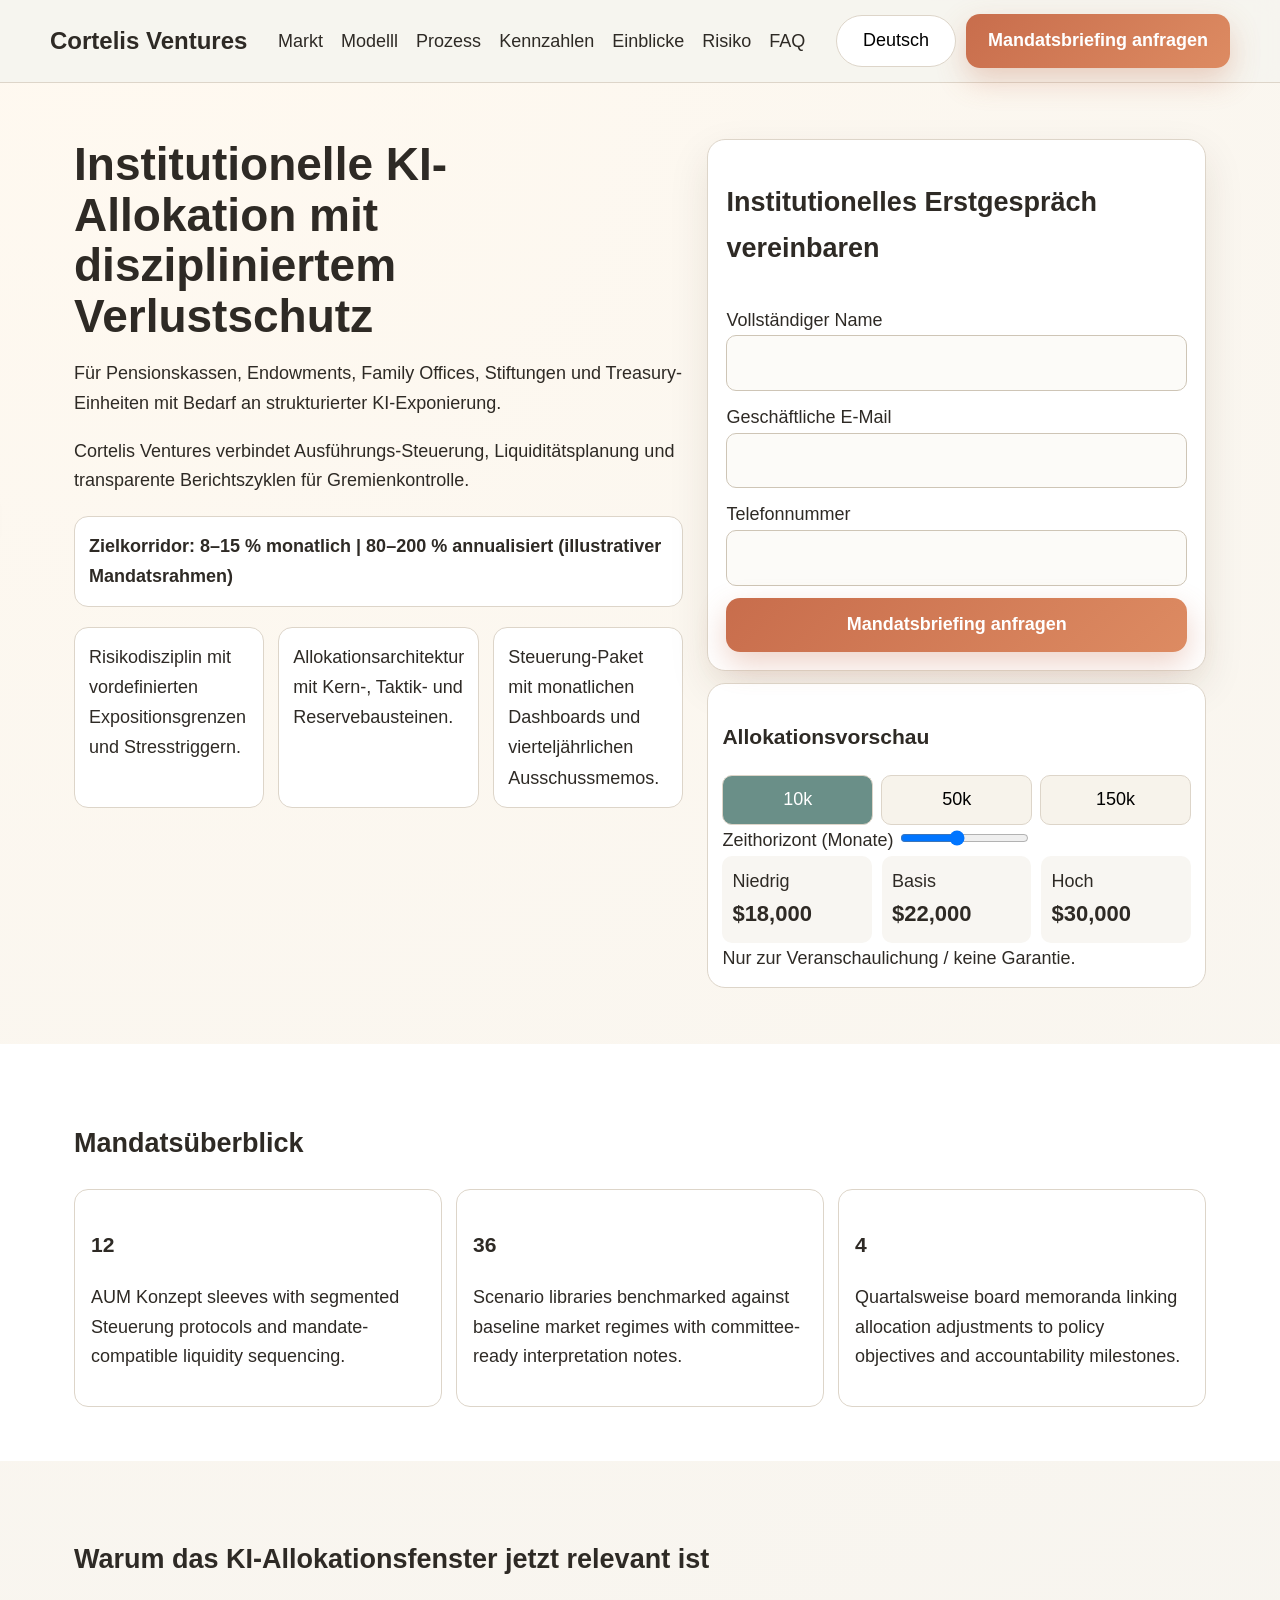
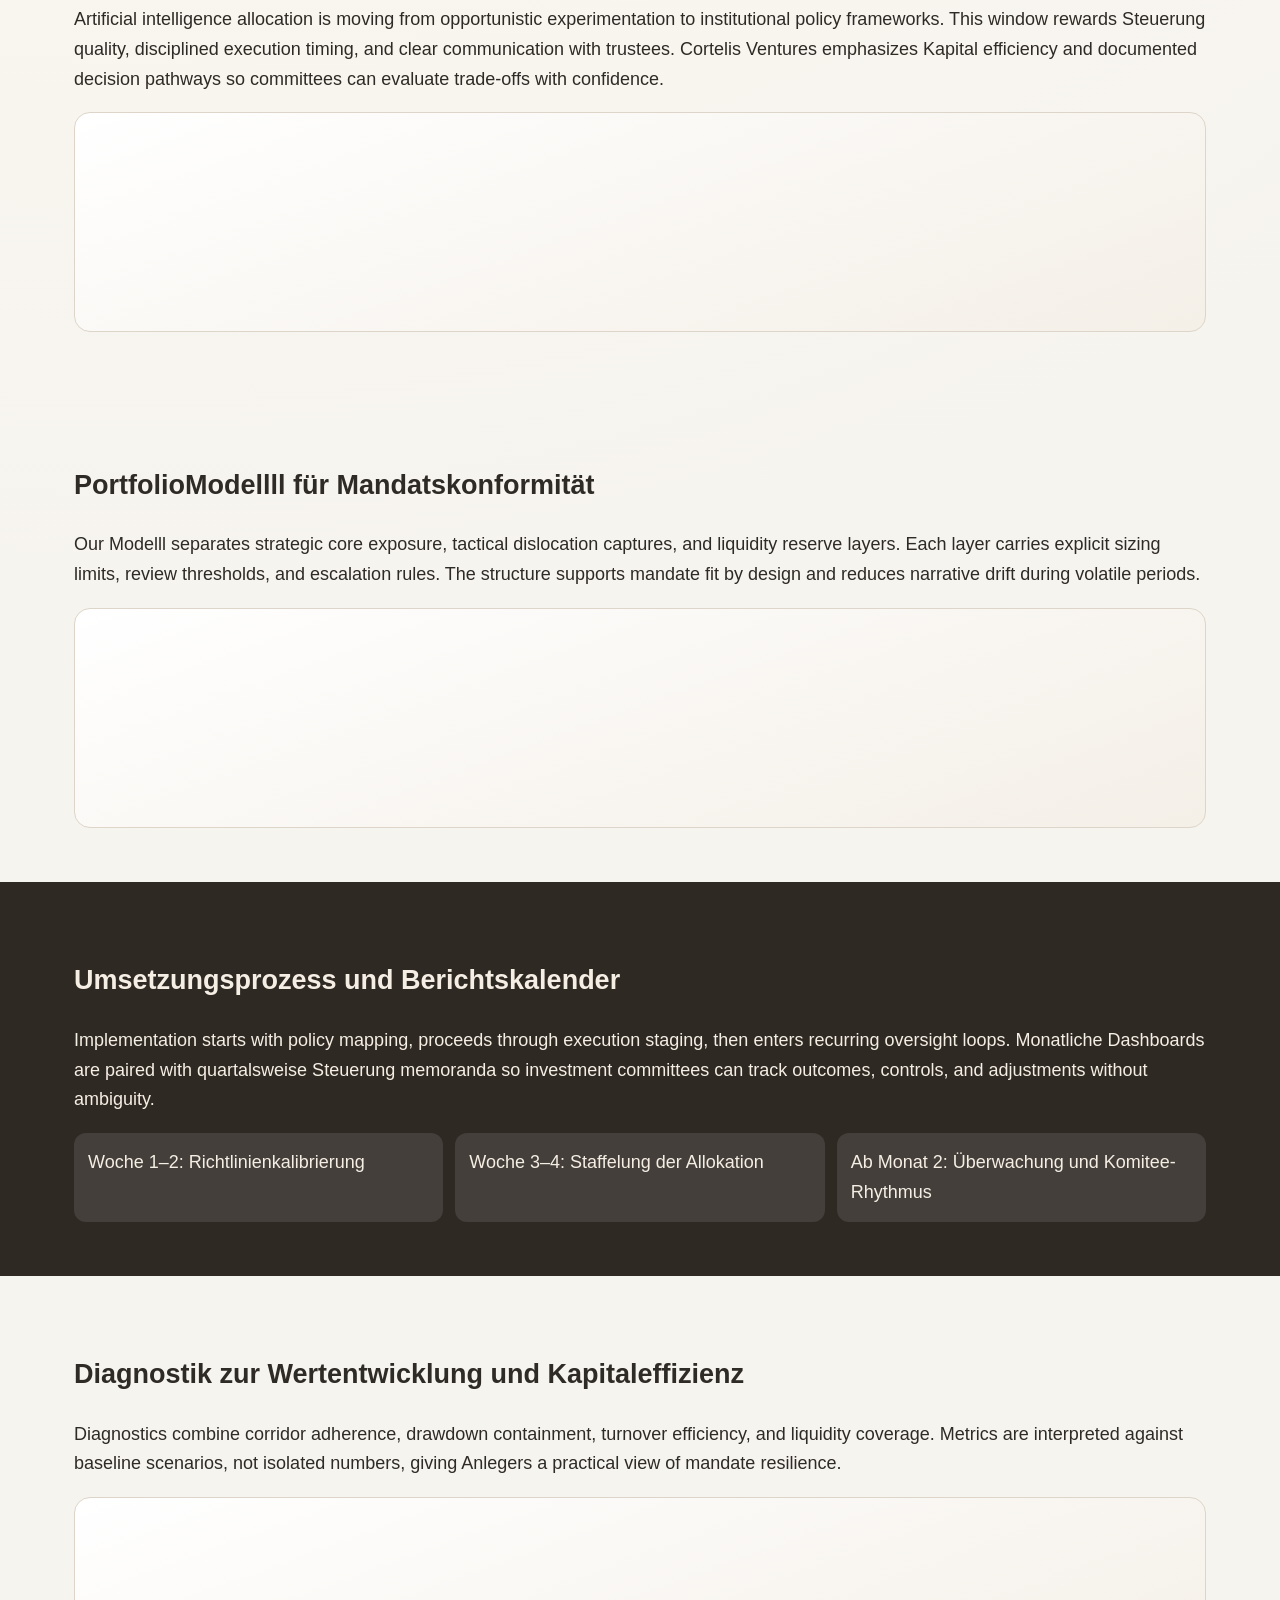
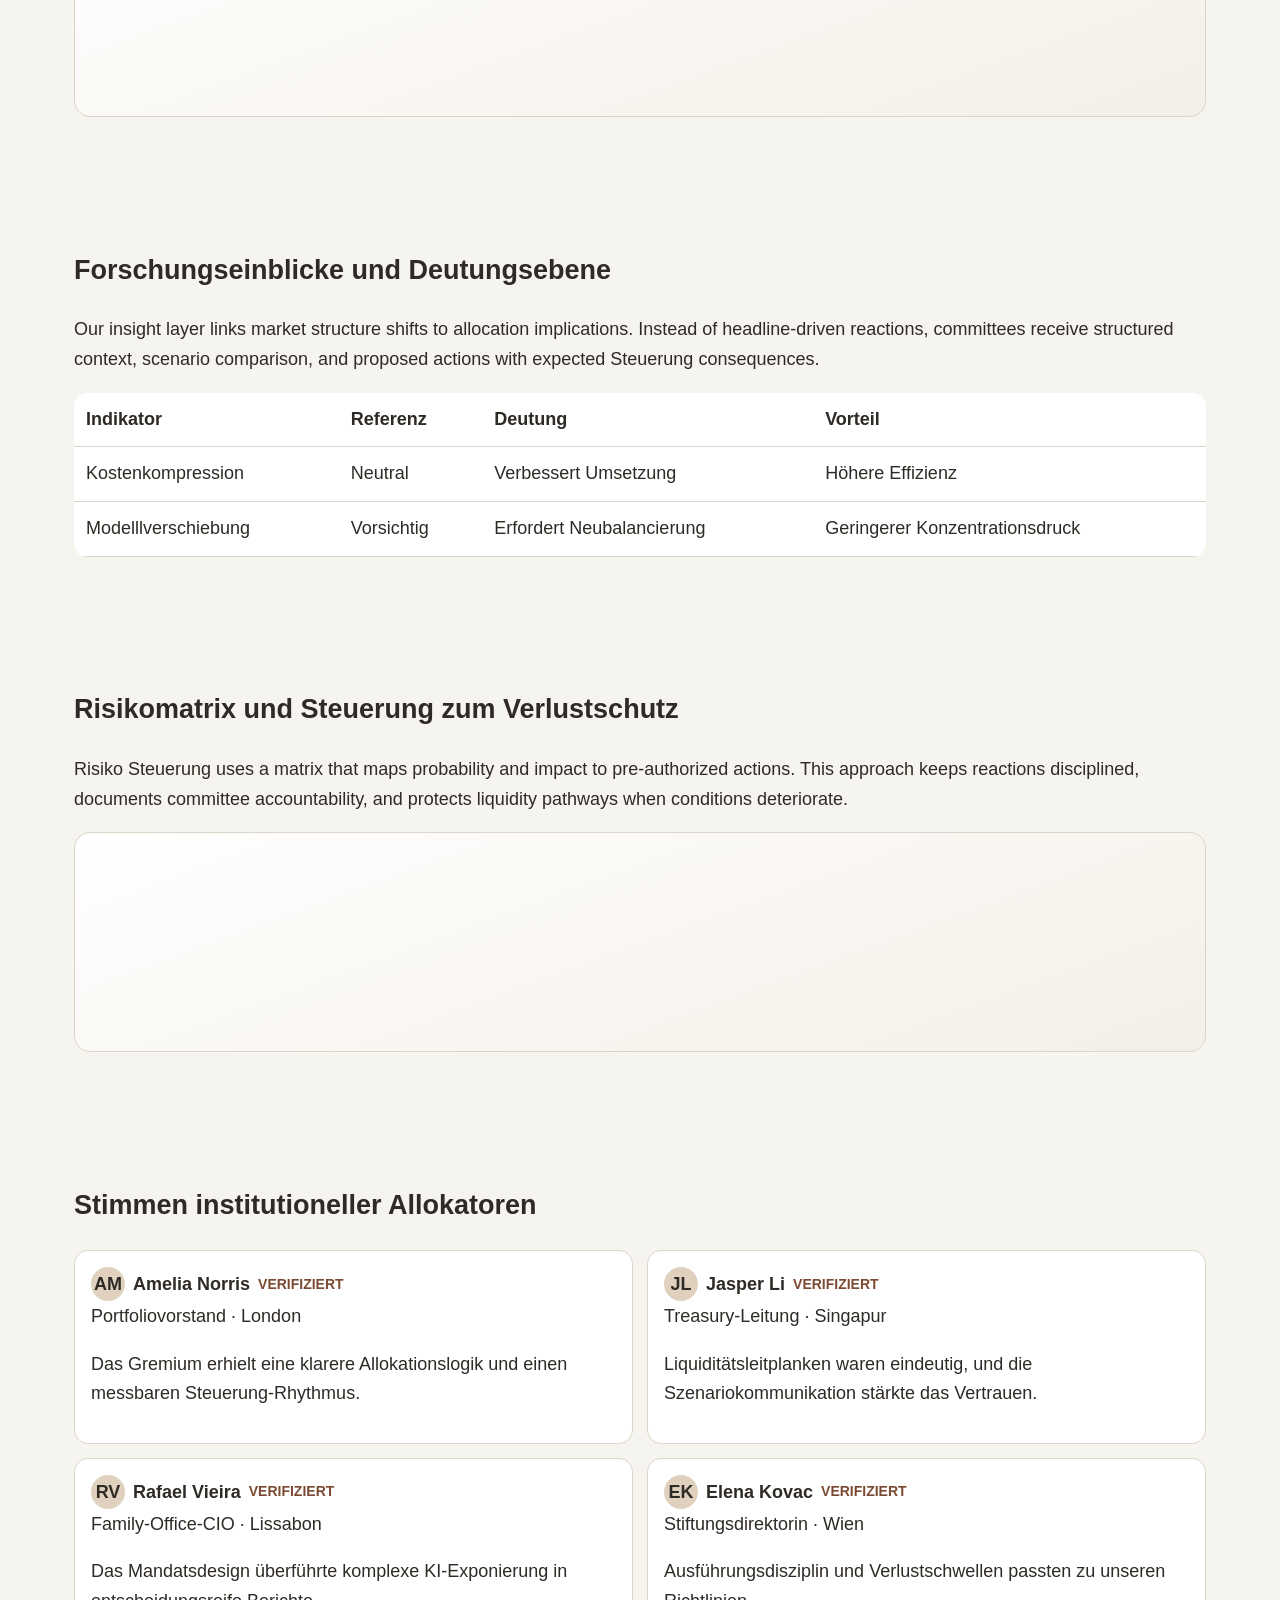
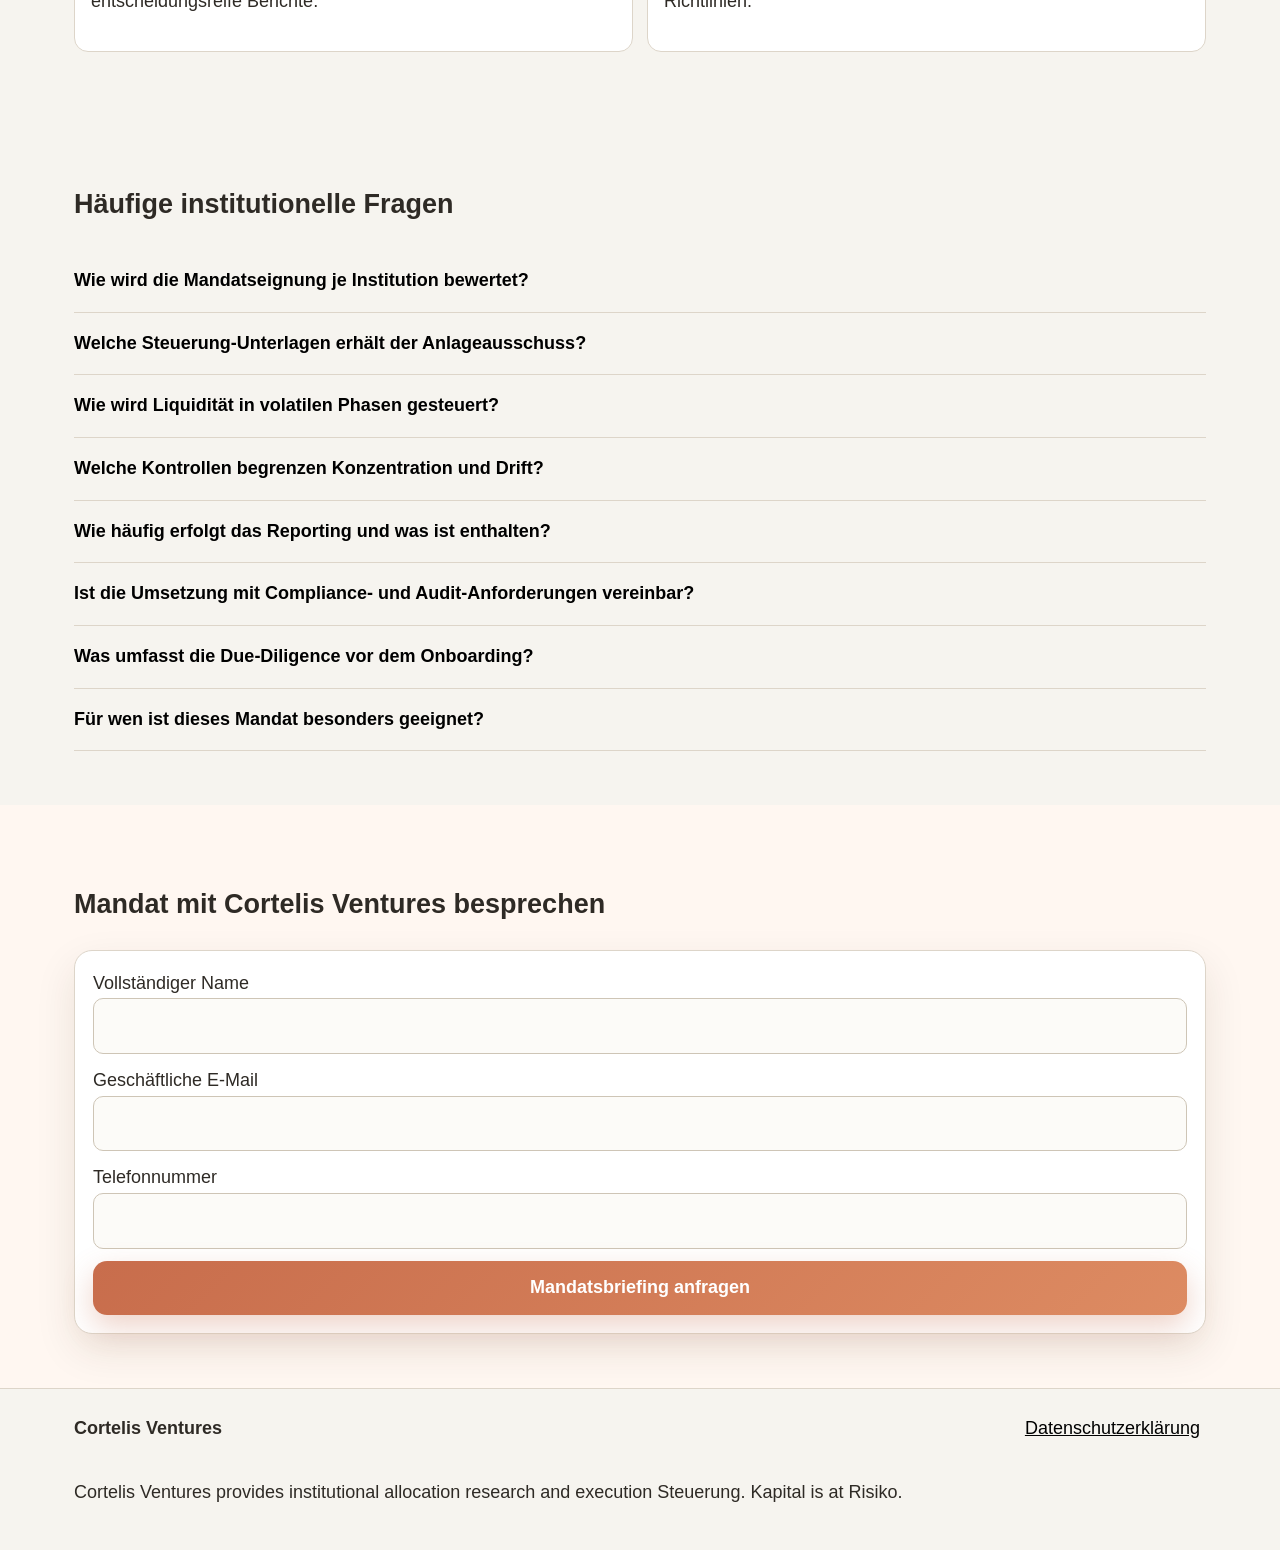
<file: de/index.html>
<!doctype html>
<html lang="de">
<head>
  <meta charset="UTF-8" />
  <meta name="viewport" content="width=device-width, initial-scale=1.0" />
  <title>Cortelis Ventures | Institutionelle KI-Investitionsstrategie</title>
  <meta name="description" content="Cortelis Ventures bietet Steuerungfähige KI-Investitionsallokation für Pensionskassen, Stiftungen, Family Offices, Endowments und Treasury-Teams." />
  <link rel="canonical" href="https://cortelis.ventures/de/index.html" />
  <link rel="alternate" hreflang="en" href="https://cortelis.ventures/index.html" />
  <link rel="alternate" hreflang="de" href="https://cortelis.ventures/de/index.html" />
  <link rel="alternate" hreflang="fr" href="https://cortelis.ventures/fr/index.html" />
  <link rel="alternate" hreflang="es" href="https://cortelis.ventures/es/index.html" />
  <link rel="alternate" hreflang="it" href="https://cortelis.ventures/it/index.html" />
  <link rel="alternate" hreflang="tr" href="https://cortelis.ventures/tr/index.html" />
  <link rel="alternate" hreflang="pt" href="https://cortelis.ventures/pt/index.html" />
  <link rel="alternate" hreflang="ja" href="https://cortelis.ventures/jp/index.html" />
  <link rel="alternate" hreflang="sk" href="https://cortelis.ventures/sk/index.html" />
  <link rel="alternate" hreflang="nl-BE" href="https://cortelis.ventures/be/index.html" />
  <meta property="og:title" content="Cortelis Ventures | Institutionelle KI-Investitionsstrategie" />
  <meta property="og:description" content="Cortelis Ventures bietet Steuerungfähige KI-Investitionsallokation für Pensionskassen, Stiftungen, Family Offices, Endowments und Treasury-Teams." />
  <meta property="og:type" content="website" />
  <meta property="og:url" content="https://cortelis.ventures/de/index.html" />
  <meta name="twitter:card" content="summary_large_image" />
  <meta name="twitter:title" content="Cortelis Ventures | Institutionelle KI-Investitionsstrategie" />
  <meta name="twitter:description" content="Cortelis Ventures bietet Steuerungfähige KI-Investitionsallokation für Pensionskassen, Stiftungen, Family Offices, Endowments und Treasury-Teams." />
  <link rel="stylesheet" href="../assets/style.css" />
  <script defer src="../assets/app.js"></script>
</head>
<body>
<header class="site-header"><div class="container header-inner"><a class="brand" href="../index.html">Cortelis Ventures</a><nav class="desktop-nav"><a href="#sec-0">Markt</a><a href="#sec-1">Modelll</a><a href="#sec-2">Prozess</a><a href="#sec-3">Kennzahlen</a><a href="#sec-4">Einblicke</a><a href="#sec-5">Risiko</a><a href="#sec-6">FAQ</a></nav><div class="header-actions"><div class="lang-switcher"><button class="lang-active" aria-haspopup="true" aria-expanded="false">Deutsch</button><div class="lang-menu"><a href="../index.html" class="lang-option"><svg viewBox="0 0 60 40" aria-hidden="true"><rect width="60" height="40" fill="#012169"/><path d="M0 0l60 40M60 0L0 40" stroke="#fff" stroke-width="8"/><path d="M0 0l60 40M60 0L0 40" stroke="#C8102E" stroke-width="4"/><path d="M30 0v40M0 20h60" stroke="#fff" stroke-width="12"/><path d="M30 0v40M0 20h60" stroke="#C8102E" stroke-width="7"/></svg><span>English</span></a><a href="../de/index.html" class="lang-option"><svg viewBox="0 0 60 40"><rect width="60" height="13.3" y="0" fill="#000"/><rect width="60" height="13.3" y="13.3" fill="#DD0000"/><rect width="60" height="13.4" y="26.6" fill="#FFCE00"/></svg><span>Deutsch</span></a><a href="../fr/index.html" class="lang-option"><svg viewBox="0 0 60 40"><rect width="20" height="40" fill="#0055A4"/><rect x="20" width="20" height="40" fill="#fff"/><rect x="40" width="20" height="40" fill="#EF4135"/></svg><span>Français</span></a><a href="../es/index.html" class="lang-option"><svg viewBox="0 0 60 40"><rect width="60" height="40" fill="#AA151B"/><rect y="10" width="60" height="20" fill="#F1BF00"/></svg><span>Español</span></a><a href="../it/index.html" class="lang-option"><svg viewBox="0 0 60 40"><rect width="20" height="40" fill="#009246"/><rect x="20" width="20" height="40" fill="#fff"/><rect x="40" width="20" height="40" fill="#CE2B37"/></svg><span>Italiano</span></a><a href="../tr/index.html" class="lang-option"><svg viewBox="0 0 60 40"><rect width="60" height="40" fill="#E30A17"/><circle cx="24" cy="20" r="10" fill="#fff"/><circle cx="27" cy="20" r="8" fill="#E30A17"/><polygon points="35,20 43,16 43,24" fill="#fff"/></svg><span>Türkçe</span></a><a href="../pt/index.html" class="lang-option"><svg viewBox="0 0 60 40"><rect width="24" height="40" fill="#006600"/><rect x="24" width="36" height="40" fill="#FF0000"/><circle cx="24" cy="20" r="6" fill="#FFCC00"/></svg><span>Português</span></a><a href="../jp/index.html" class="lang-option"><svg viewBox="0 0 60 40"><rect width="60" height="40" fill="#fff"/><circle cx="30" cy="20" r="10" fill="#BC002D"/></svg><span>日本語</span></a><a href="../sk/index.html" class="lang-option"><svg viewBox="0 0 60 40"><rect width="60" height="13.3" fill="#fff"/><rect y="13.3" width="60" height="13.3" fill="#0B4EA2"/><rect y="26.6" width="60" height="13.4" fill="#EE1C25"/></svg><span>Slovenčina</span></a><a href="../be/index.html" class="lang-option"><svg viewBox="0 0 60 40"><rect width="60" height="40" fill="#000"/><path d="M0 0L60 40M60 0L0 40" stroke="#FFD90C" stroke-width="8"/><path d="M30 0v40M0 20h60" stroke="#FFD90C" stroke-width="10"/><path d="M0 0h60v40H0z" fill="none" stroke="#ED2939" stroke-width="10"/><path d="M0 10h60M0 30h60" stroke="#fff" stroke-width="10"/></svg><span>Nederlands</span></a></div></div><a class="btn btn-primary" href="#form-final">Mandatsbriefing anfragen</a><button class="burger" aria-label="menu" aria-expanded="false"><span></span><span></span><span></span></button></div></div></header>
<aside class="mobile-drawer" aria-hidden="true"><button class="drawer-close" aria-label="close">✕</button><nav><a href="#sec-0">Markt</a><a href="#sec-1">Modelll</a><a href="#sec-2">Prozess</a><a href="#sec-3">Kennzahlen</a><a href="#sec-4">Einblicke</a><a href="#sec-5">Risiko</a><a href="#sec-6">FAQ</a><div class="drawer-lang">
<a href="../index.html">English</a>
<a href="../de/index.html">Deutsch</a>
<a href="../fr/index.html">Français</a>
<a href="../es/index.html">Español</a>
<a href="../it/index.html">Italiano</a>
<a href="../tr/index.html">Türkçe</a>
<a href="../pt/index.html">Português</a>
<a href="../jp/index.html">日本語</a>
<a href="../sk/index.html">Slovenčina</a>
<a href="../be/index.html">Nederlands</a>
</div><a class="btn btn-primary" href="#form-final">Mandatsbriefing anfragen</a></nav></aside><div class="backdrop"></div>
<main>
<section class="hero"><div class="container hero-grid"><div><h1>Institutionelle KI-Allokation mit diszipliniertem Verlustschutz</h1><p>Für Pensionskassen, Endowments, Family Offices, Stiftungen und Treasury-Einheiten mit Bedarf an strukturierter KI-Exponierung.</p><p>Cortelis Ventures verbindet Ausführungs-Steuerung, Liquiditätsplanung und transparente Berichtszyklen für Gremienkontrolle.</p><div class="corridor">Zielkorridor: 8–15 % monatlich | 80–200 % annualisiert (illustrativer Mandatsrahmen)</div><div class="hero-cards"><article>Risikodisziplin mit vordefinierten Expositionsgrenzen und Stresstriggern.</article><article>Allokationsarchitektur mit Kern-, Taktik- und Reservebausteinen.</article><article>Steuerung-Paket mit monatlichen Dashboards und vierteljährlichen Ausschussmemos.</article></div></div><div><form class="lead-form" id="form-hero"><h2>Institutionelles Erstgespräch vereinbaren</h2><label>Vollständiger Name<input type="text" required></label><label>Geschäftliche E-Mail<input type="email" required></label><label>Telefonnummer<input type="tel" required></label><button class="btn btn-primary" type="submit">Mandatsbriefing anfragen</button></form><div class="calculator" data-calc><h3>Allokationsvorschau</h3><div class="seg"><button class="seg-btn active" data-amt="10000">10k</button><button class="seg-btn" data-amt="50000">50k</button><button class="seg-btn" data-amt="150000">150k</button></div><label>Zeithorizont (Monate) <input type="range" min="3" max="24" value="12" class="months"></label><div class="calc-out"><div><span>Niedrig</span><strong data-low>0</strong></div><div><span>Basis</span><strong data-base>0</strong></div><div><span>Hoch</span><strong data-high>0</strong></div></div><small>Nur zur Veranschaulichung / keine Garantie.</small></div></div></div></section>
<section class="kpi" id="sec-0"><div class="container"><h2>Mandatsüberblick</h2><div class="kpi-grid"><article><h3>12</h3><p>AUM Konzept sleeves with segmented Steuerung protocols and mandate-compatible liquidity sequencing.</p></article><article><h3>36</h3><p>Scenario libraries benchmarked against baseline market regimes with committee-ready interpretation notes.</p></article><article><h3>4</h3><p>Quartalsweise board memoranda linking allocation adjustments to policy objectives and accountability milestones.</p></article></div></div></section>
<section id="sec-1" class="light"><div class="container"><h2>Warum das KI-Allokationsfenster jetzt relevant ist</h2><p>Artificial intelligence allocation is moving from opportunistic experimentation to institutional policy frameworks. This window rewards Steuerung quality, disciplined execution timing, and clear communication with trustees. Cortelis Ventures emphasizes Kapital efficiency and documented decision pathways so committees can evaluate trade-offs with confidence.</p><div class="visual panel-a"></div></div></section>
<section id="sec-2" class="light"><div class="container"><h2>PortfolioModellll für Mandatskonformität</h2><p>Our Modelll separates strategic core exposure, tactical dislocation captures, and liquidity reserve layers. Each layer carries explicit sizing limits, review thresholds, and escalation rules. The structure supports mandate fit by design and reduces narrative drift during volatile periods.</p><div class="visual panel-b"></div></div></section>
<section id="sec-3" class="dark"><div class="container"><h2>Umsetzungsprozess und Berichtskalender</h2><p>Implementation starts with policy mapping, proceeds through execution staging, then enters recurring oversight loops. Monatliche Dashboards are paired with quartalsweise Steuerung memoranda so investment committees can track outcomes, controls, and adjustments without ambiguity.</p><div class="timeline"><div>Woche 1–2: Richtlinienkalibrierung</div><div>Woche 3–4: Staffelung der Allokation</div><div>Ab Monat 2: Überwachung und Komitee-Rhythmus</div></div></div></section>
<section id="sec-4" class="light"><div class="container"><h2>Diagnostik zur Wertentwicklung und Kapitaleffizienz</h2><p>Diagnostics combine corridor adherence, drawdown containment, turnover efficiency, and liquidity coverage. Metrics are interpreted against baseline scenarios, not isolated numbers, giving Anlegers a practical view of mandate resilience.</p><div class="visual panel-c"></div></div></section>
<section id="sec-5" class="light"><div class="container"><h2>Forschungseinblicke und Deutungsebene</h2><p>Our insight layer links market structure shifts to allocation implications. Instead of headline-driven reactions, committees receive structured context, scenario comparison, and proposed actions with expected Steuerung consequences.</p><div class="table-wrap"><table><tr><th>Indikator</th><th>Referenz</th><th>Deutung</th><th>Vorteil</th></tr><tr><td>Kostenkompression</td><td>Neutral</td><td>Verbessert Umsetzung</td><td>Höhere Effizienz</td></tr><tr><td>Modelllverschiebung</td><td>Vorsichtig</td><td>Erfordert Neubalancierung</td><td>Geringerer Konzentrationsdruck</td></tr></table></div></div></section>
<section id="sec-6" class="light"><div class="container"><h2>Risikomatrix und Steuerung zum Verlustschutz</h2><p>Risiko Steuerung uses a matrix that maps probability and impact to pre-authorized actions. This approach keeps reactions disciplined, documents committee accountability, and protects liquidity pathways when conditions deteriorate.</p><div class="visual panel-d"></div></div></section>
<section class="reviews" id="sec-7"><div class="container"><h2>Stimmen institutioneller Allokatoren</h2><div class="review-grid"><article class="review-card"><div class="review-head"><span class="avatar">AM</span><strong>Amelia Norris</strong><span class="badge">VERIFIZIERT</span></div><div class="review-sub">Portfoliovorstand · London</div><p>Das Gremium erhielt eine klarere Allokationslogik und einen messbaren Steuerung-Rhythmus.</p></article><article class="review-card"><div class="review-head"><span class="avatar">JL</span><strong>Jasper Li</strong><span class="badge">VERIFIZIERT</span></div><div class="review-sub">Treasury-Leitung · Singapur</div><p>Liquiditätsleitplanken waren eindeutig, und die Szenariokommunikation stärkte das Vertrauen.</p></article><article class="review-card"><div class="review-head"><span class="avatar">RV</span><strong>Rafael Vieira</strong><span class="badge">VERIFIZIERT</span></div><div class="review-sub">Family-Office-CIO · Lissabon</div><p>Das Mandatsdesign überführte komplexe KI-Exponierung in entscheidungsreife Berichte.</p></article><article class="review-card"><div class="review-head"><span class="avatar">EK</span><strong>Elena Kovac</strong><span class="badge">VERIFIZIERT</span></div><div class="review-sub">Stiftungsdirektorin · Wien</div><p>Ausführungsdisziplin und Verlustschwellen passten zu unseren Richtlinien.</p></article></div></div></section>
<section class="faq-sec" id="sec-8"><div class="container"><h2>Häufige institutionelle Fragen</h2><div class="faq-item"><button class="faq-question" aria-expanded="false">Wie wird die Mandatseignung je Institution bewertet?</button><div class="faq-answer"><p>Wir gleichen Richtlinien, Ausgabenprofil, Liquiditätsfenster und Ausschusstoleranzen ab, bevor wir Allokationen vorschlagen.</p></div></div><div class="faq-item"><button class="faq-question" aria-expanded="false">Welche Steuerung-Unterlagen erhält der Anlageausschuss?</button><div class="faq-answer"><p>Jeder Zyklus enthält Management-Zusammenfassung, Expositionskarte, Szenariointerpretation und Maßnahmenprotokoll mit Verantwortlichkeiten.</p></div></div><div class="faq-item"><button class="faq-question" aria-expanded="false">Wie wird Liquidität in volatilen Phasen gesteuert?</button><div class="faq-answer"><p>Reservebausteine und gestaffelte Ausführungsfenster werden vorab definiert, damit Mittelabrufe und Entnahmen operativ abgesichert bleiben.</p></div></div><div class="faq-item"><button class="faq-question" aria-expanded="false">Welche Kontrollen begrenzen Konzentration und Drift?</button><div class="faq-answer"><p>Expositionsobergrenzen, Themenkappen und regelbasiertes Rebalancing werden fortlaufend überwacht.</p></div></div><div class="faq-item"><button class="faq-question" aria-expanded="false">Wie häufig erfolgt das Reporting und was ist enthalten?</button><div class="faq-answer"><p>Monatliche Dashboards zeigen Allokationszustand und Szenarioausgänge; quartalsweise Memos verdichten Steuerung-Entscheidungen.</p></div></div><div class="faq-item"><button class="faq-question" aria-expanded="false">Ist die Umsetzung mit Compliance- und Audit-Anforderungen vereinbar?</button><div class="faq-answer"><p>Ja. Kontrollprotokolle, Entscheidungsnachweise und Methodiknotizen sind für Compliance und externe Prüfung aufbereitet.</p></div></div><div class="faq-item"><button class="faq-question" aria-expanded="false">Was umfasst die Due-Diligence vor dem Onboarding?</button><div class="faq-answer"><p>Betriebsarchitektur, Datenherkunft, Verwahrwege und Aufsichtsprozesse werden mit Rechts- und Risikofunktionen geprüft.</p></div></div><div class="faq-item"><button class="faq-question" aria-expanded="false">Für wen ist dieses Mandat besonders geeignet?</button><div class="faq-answer"><p>Für Institutionen, die disziplinierte KI-Exponierung mit transparenter Aufsicht und Kapitaleffizienz priorisieren.</p></div></div></div></section>
<section class="final-cta" id="form-final"><div class="container"><h2>Mandat mit Cortelis Ventures besprechen</h2><form class="lead-form"><label>Vollständiger Name<input type="text" required></label><label>Geschäftliche E-Mail<input type="email" required></label><label>Telefonnummer<input type="tel" required></label><button class="btn btn-primary" type="submit">Mandatsbriefing anfragen</button></form></div></section>
</main>
<footer><div class="container footer-inner"><strong>Cortelis Ventures</strong><button class="privacy-open" type="button">Datenschutzerklärung</button><p>Cortelis Ventures provides institutional allocation research and execution Steuerung. Kapital is at Risiko.</p></div></footer>
<div class="modal" aria-hidden="true"><div class="modal-card" role="dialog" aria-modal="true"><button class="modal-x" aria-label="x">✕</button><h2>Datenschutzerklärung</h2><div class="modal-scroll"><h3>Einleitung</h3><p>Cortelis Ventures handles information for institutional engagement, Steuerung communication, and service delivery transparency.</p><h3>Datenerhebung</h3><p>We collect submitted contact information, interaction logs, and operational records required to respond to mandate inquiries.</p><h3>Rechtsgrundlage</h3><p>Ablaufing relies on legitimate business interest, contractual preparation, and applicable compliance obligations.</p><h3>Cookies</h3><p>Essential cookies support navigation state and accessibility controls. No external tracking scripts are loaded by default.</p><h3>Aufbewahrung</h3><p>Records are retained according to regulatory timelines, contractual requirements, and internal Steuerung policy schedules.</p><h3>Drittweitergabe</h3><p>Data may be shared with vetted service providers supporting hosting, security, and regulated operational functions.</p><h3>Sicherheit</h3><p>Administrative, technical, and procedural safeguards are applied to protect confidentiality and integrity of records.</p><h3>Nutzerrechte</h3><p>Eligible parties may request access, correction, deletion, or restriction according to applicable jurisdictional law.</p><h3>Internationale Übermittlungen</h3><p>Cross-border transfer mechanisms include contractual safeguards and Risiko assessments aligned with legal frameworks.</p><h3>Branchenspezifische Risikohinweise</h3><p>AI-related markets can be volatile and policy-sensitive. Allocation decisions should be reviewed with qualified advisors.</p><h3>Kontakt</h3><p>Kontakt: compliance@cortelis.ventures</p></div><div class="modal-foot"><button class="btn btn-secondary modal-close">Schließen</button></div></div></div>
<script type="application/ld+json">{"@context": "https://schema.org", "@graph": [{"@type": "Organization", "name": "Cortelis Ventures", "url": "https://cortelis.ventures"}, {"@type": "WebSite", "name": "Cortelis Ventures", "url": "https://cortelis.ventures"}, {"@type": "FAQPage", "mainEntity": [{"@type": "Question", "name": "Wie wird die Mandatseignung je Institution bewertet?", "acceptedAnswer": {"@type": "Answer", "text": "Wir gleichen Richtlinien, Ausgabenprofil, Liquidit\u00e4tsfenster und Ausschusstoleranzen ab, bevor wir Allokationen vorschlagen."}}, {"@type": "Question", "name": "Welche Steuerung-Unterlagen erh\u00e4lt der Anlageausschuss?", "acceptedAnswer": {"@type": "Answer", "text": "Jeder Zyklus enth\u00e4lt Management-Zusammenfassung, Expositionskarte, Szenariointerpretation und Ma\u00dfnahmenprotokoll mit Verantwortlichkeiten."}}]}, {"@type": "Review", "author": {"@type": "Person", "name": "Amelia Norris"}, "reviewBody": "Das Gremium erhielt eine klarere Allokationslogik und einen messbaren Steuerung-Rhythmus.", "reviewRating": {"@type": "Rating", "ratingValue": "5"}}]}</script>
</body></html>
</file>
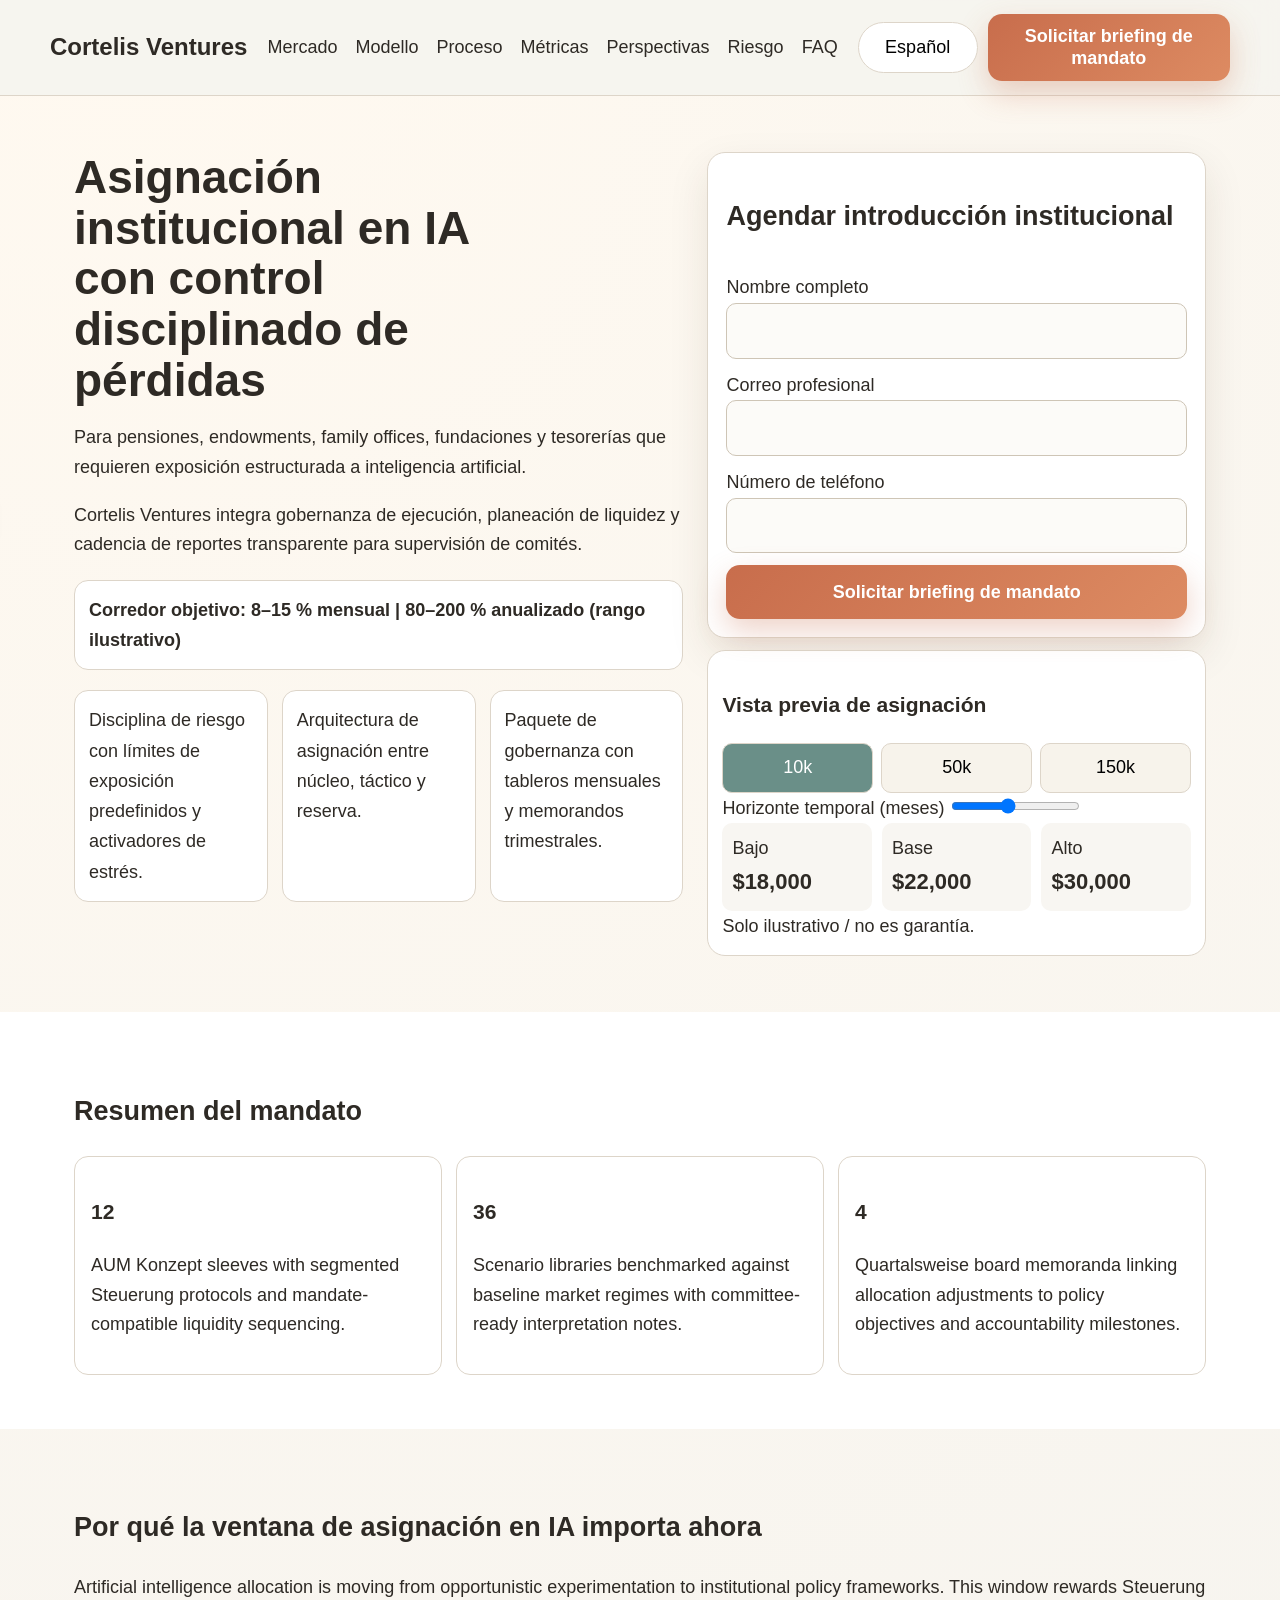
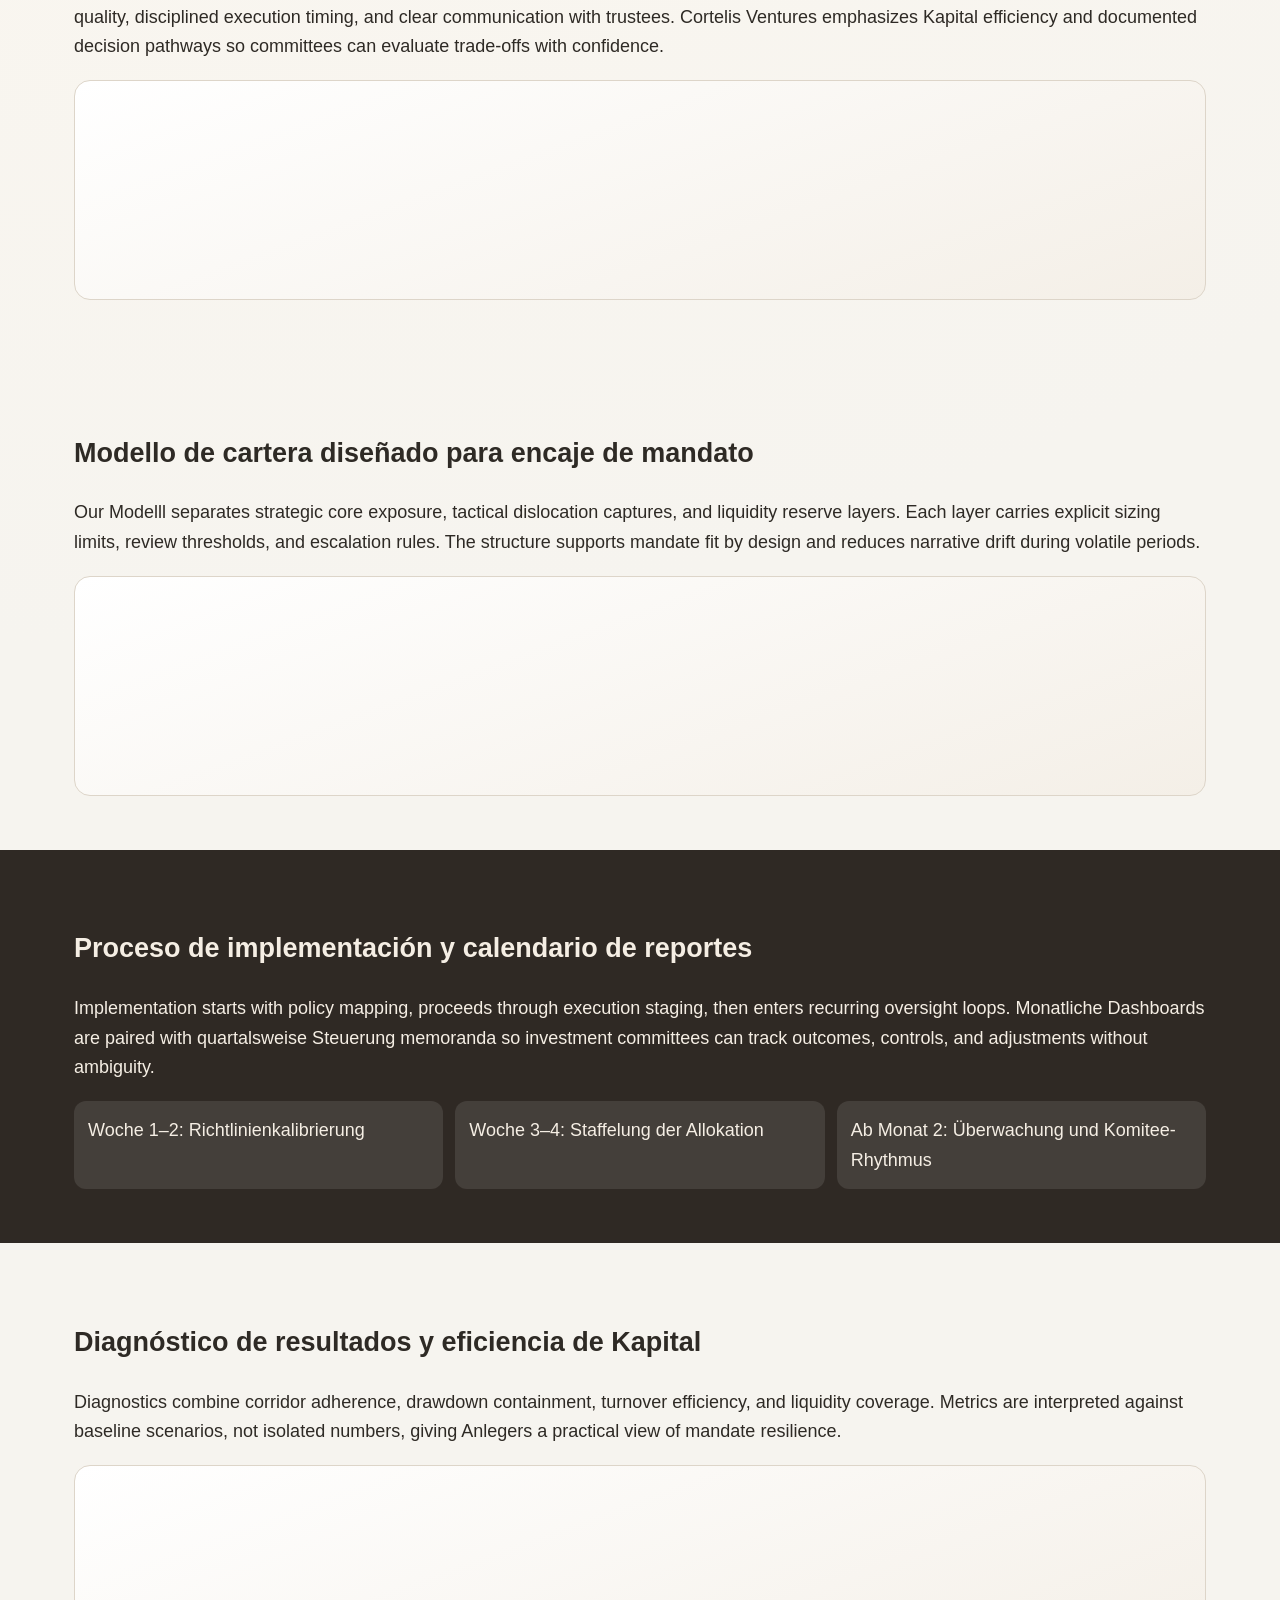
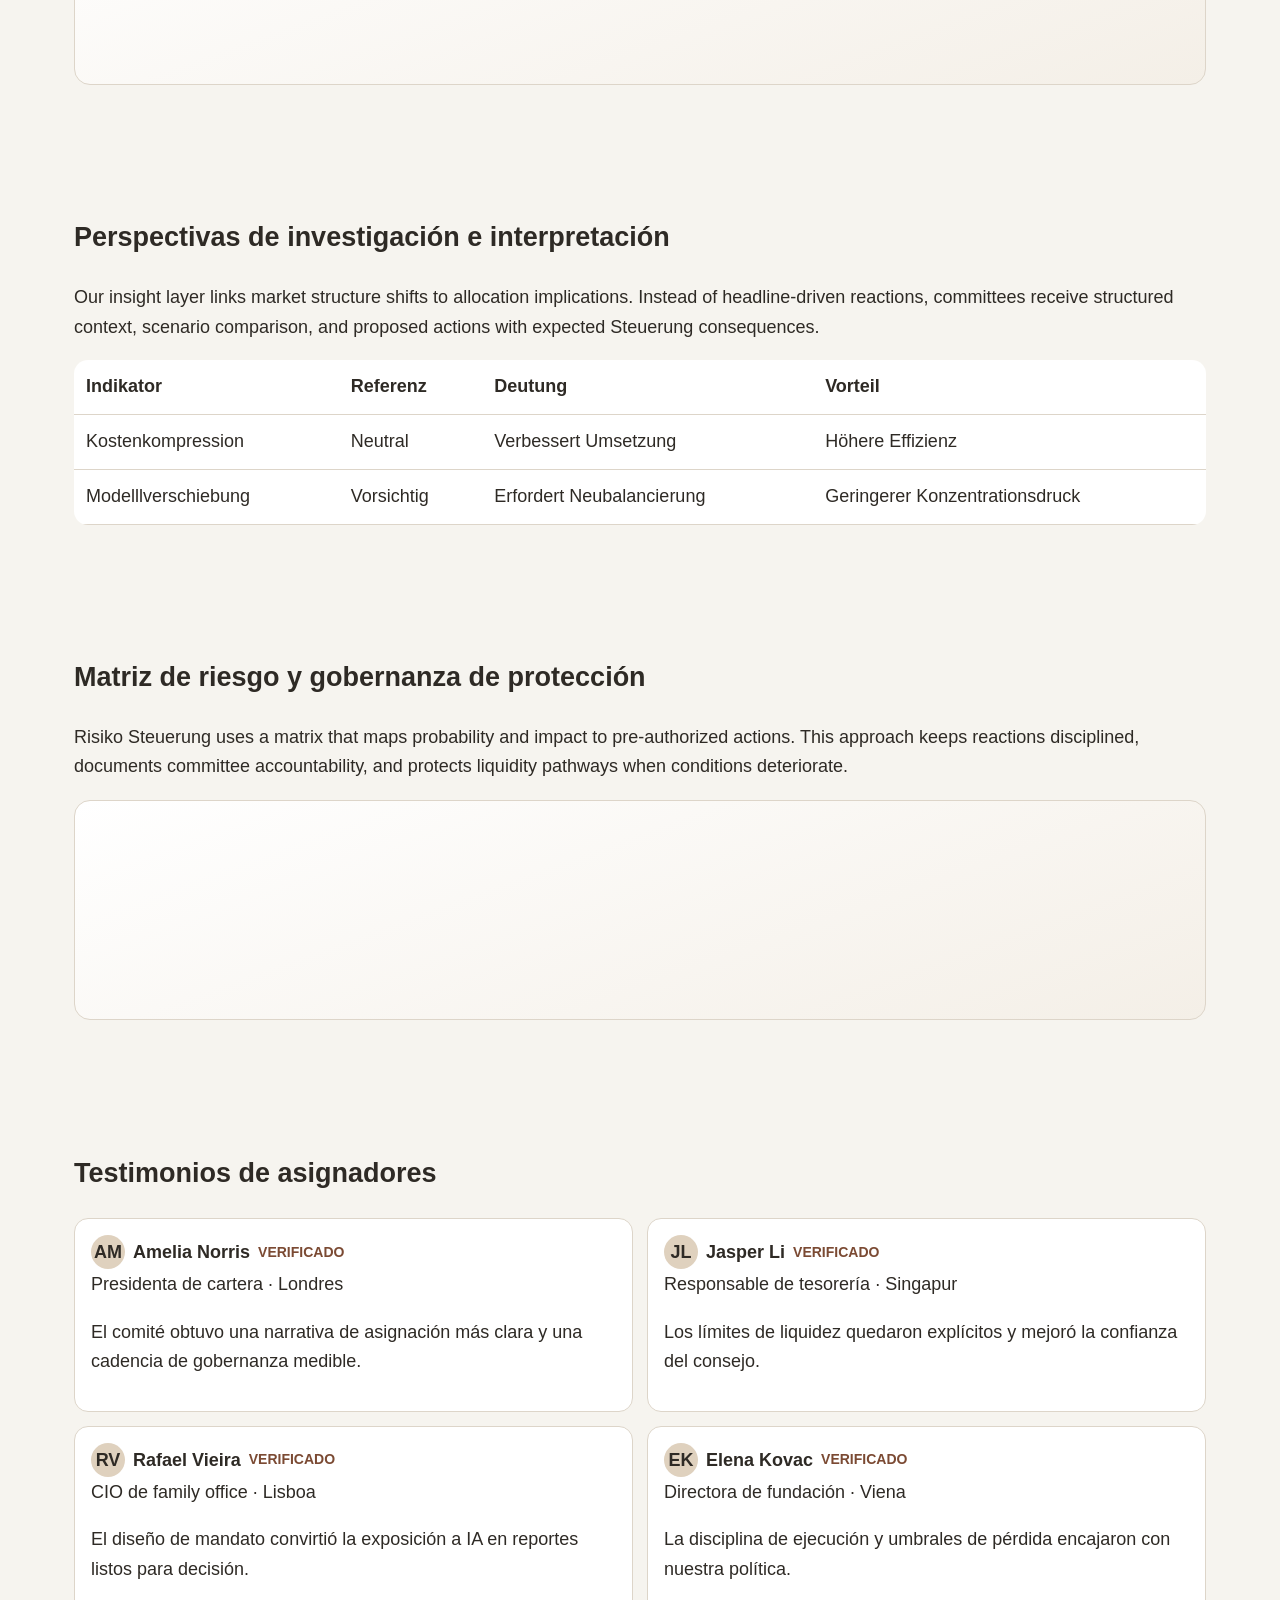
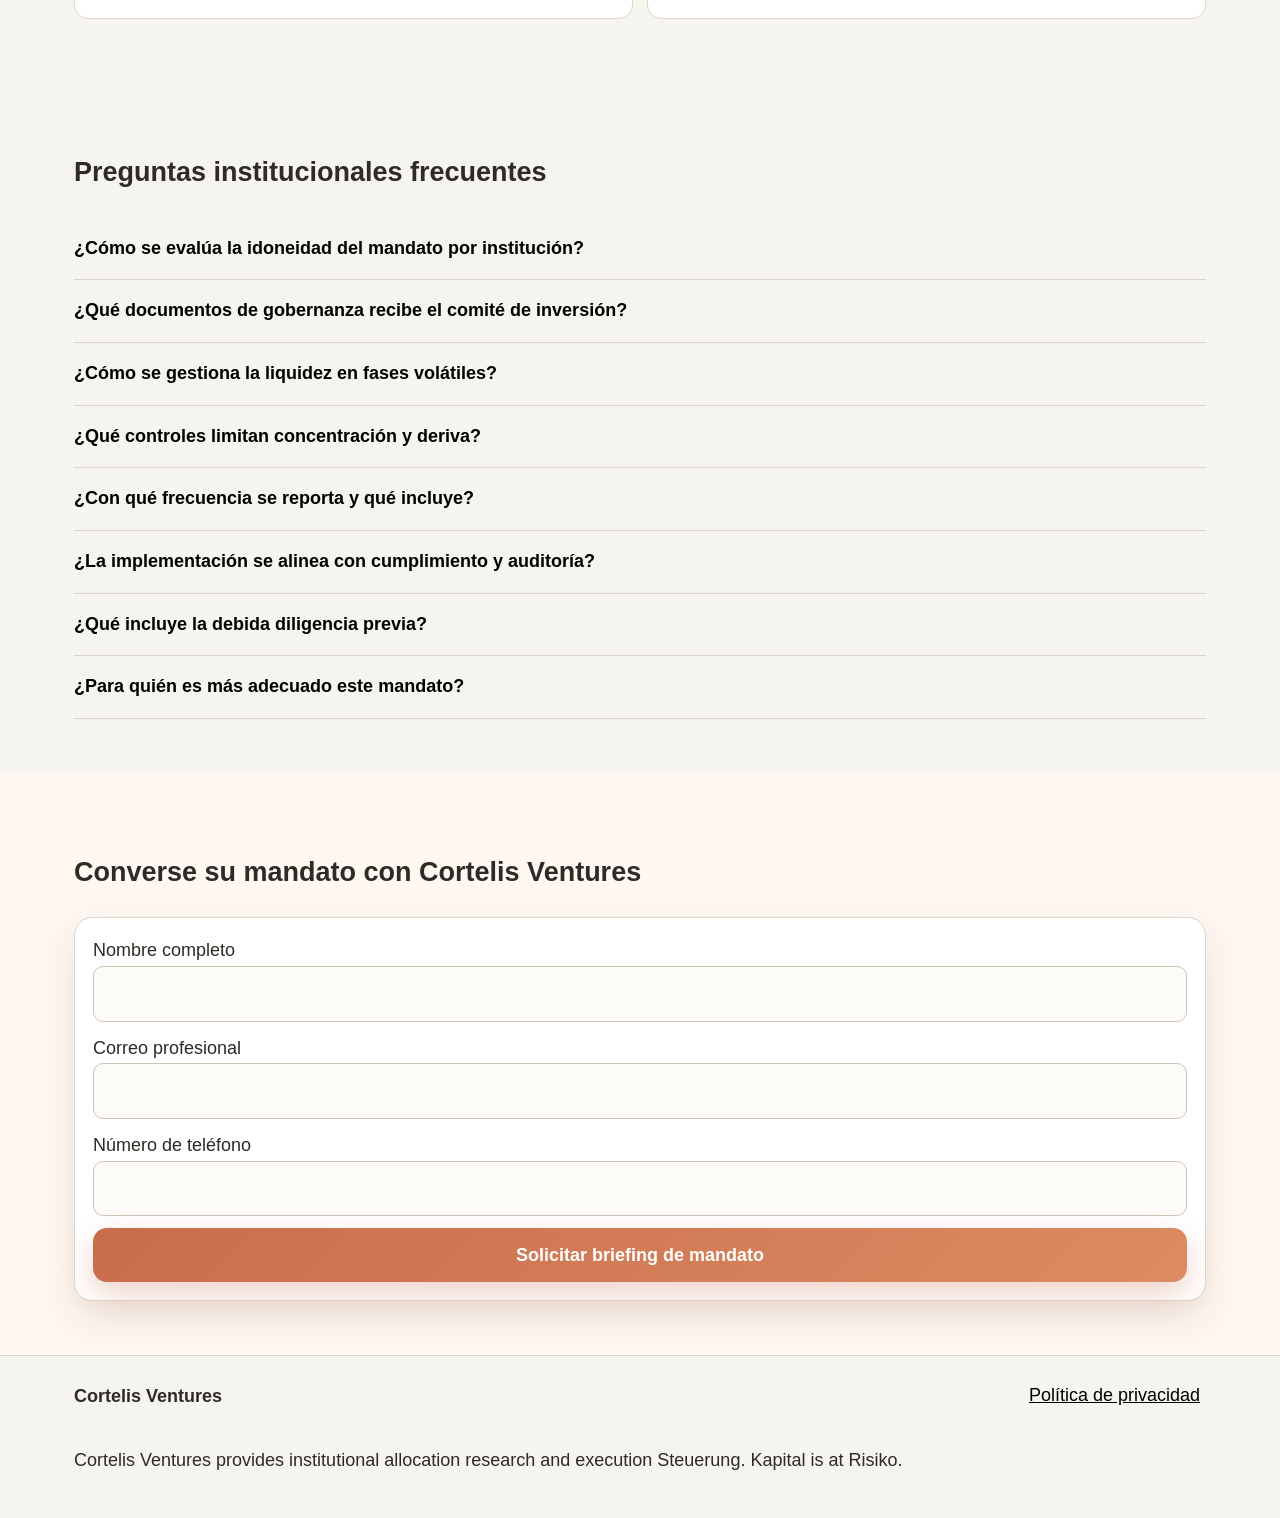
<file: es/index.html>
<!doctype html>
<html lang="es">
<head>
  <meta charset="UTF-8" />
  <meta name="viewport" content="width=device-width, initial-scale=1.0" />
  <title>Cortelis Ventures | Estrategia institucional de inversión en IA</title>
  <meta name="description" content="Cortelis Ventures ofrece exposición a IA preparada para gobernanza para pensiones, endowments, family offices, fundaciones y tesorerías." />
  <link rel="canonical" href="https://cortelis.ventures/es/index.html" />
  <link rel="alternate" hreflang="en" href="https://cortelis.ventures/index.html" />
  <link rel="alternate" hreflang="de" href="https://cortelis.ventures/de/index.html" />
  <link rel="alternate" hreflang="fr" href="https://cortelis.ventures/fr/index.html" />
  <link rel="alternate" hreflang="es" href="https://cortelis.ventures/es/index.html" />
  <link rel="alternate" hreflang="it" href="https://cortelis.ventures/it/index.html" />
  <link rel="alternate" hreflang="tr" href="https://cortelis.ventures/tr/index.html" />
  <link rel="alternate" hreflang="pt" href="https://cortelis.ventures/pt/index.html" />
  <link rel="alternate" hreflang="ja" href="https://cortelis.ventures/jp/index.html" />
  <link rel="alternate" hreflang="sk" href="https://cortelis.ventures/sk/index.html" />
  <link rel="alternate" hreflang="nl-BE" href="https://cortelis.ventures/be/index.html" />
  <meta property="og:title" content="Cortelis Ventures | Estrategia institucional de inversión en IA" />
  <meta property="og:description" content="Cortelis Ventures ofrece exposición a IA preparada para gobernanza para pensiones, endowments, family offices, fundaciones y tesorerías." />
  <meta property="og:type" content="website" />
  <meta property="og:url" content="https://cortelis.ventures/es/index.html" />
  <meta name="twitter:card" content="summary_large_image" />
  <meta name="twitter:title" content="Cortelis Ventures | Estrategia institucional de inversión en IA" />
  <meta name="twitter:description" content="Cortelis Ventures ofrece exposición a IA preparada para gobernanza para pensiones, endowments, family offices, fundaciones y tesorerías." />
  <link rel="stylesheet" href="../assets/style.css" />
  <script defer src="../assets/app.js"></script>
</head>
<body>
<header class="site-header"><div class="container header-inner"><a class="brand" href="../index.html">Cortelis Ventures</a><nav class="desktop-nav"><a href="#sec-0">Mercado</a><a href="#sec-1">Modello</a><a href="#sec-2">Proceso</a><a href="#sec-3">Métricas</a><a href="#sec-4">Perspectivas</a><a href="#sec-5">Riesgo</a><a href="#sec-6">FAQ</a></nav><div class="header-actions"><div class="lang-switcher"><button class="lang-active" aria-haspopup="true" aria-expanded="false">Español</button><div class="lang-menu"><a href="../index.html" class="lang-option"><svg viewBox="0 0 60 40" aria-hidden="true"><rect width="60" height="40" fill="#012169"/><path d="M0 0l60 40M60 0L0 40" stroke="#fff" stroke-width="8"/><path d="M0 0l60 40M60 0L0 40" stroke="#C8102E" stroke-width="4"/><path d="M30 0v40M0 20h60" stroke="#fff" stroke-width="12"/><path d="M30 0v40M0 20h60" stroke="#C8102E" stroke-width="7"/></svg><span>English</span></a><a href="../de/index.html" class="lang-option"><svg viewBox="0 0 60 40"><rect width="60" height="13.3" y="0" fill="#000"/><rect width="60" height="13.3" y="13.3" fill="#DD0000"/><rect width="60" height="13.4" y="26.6" fill="#FFCE00"/></svg><span>Deutsch</span></a><a href="../fr/index.html" class="lang-option"><svg viewBox="0 0 60 40"><rect width="20" height="40" fill="#0055A4"/><rect x="20" width="20" height="40" fill="#fff"/><rect x="40" width="20" height="40" fill="#EF4135"/></svg><span>Français</span></a><a href="../es/index.html" class="lang-option"><svg viewBox="0 0 60 40"><rect width="60" height="40" fill="#AA151B"/><rect y="10" width="60" height="20" fill="#F1BF00"/></svg><span>Español</span></a><a href="../it/index.html" class="lang-option"><svg viewBox="0 0 60 40"><rect width="20" height="40" fill="#009246"/><rect x="20" width="20" height="40" fill="#fff"/><rect x="40" width="20" height="40" fill="#CE2B37"/></svg><span>Italiano</span></a><a href="../tr/index.html" class="lang-option"><svg viewBox="0 0 60 40"><rect width="60" height="40" fill="#E30A17"/><circle cx="24" cy="20" r="10" fill="#fff"/><circle cx="27" cy="20" r="8" fill="#E30A17"/><polygon points="35,20 43,16 43,24" fill="#fff"/></svg><span>Türkçe</span></a><a href="../pt/index.html" class="lang-option"><svg viewBox="0 0 60 40"><rect width="24" height="40" fill="#006600"/><rect x="24" width="36" height="40" fill="#FF0000"/><circle cx="24" cy="20" r="6" fill="#FFCC00"/></svg><span>Português</span></a><a href="../jp/index.html" class="lang-option"><svg viewBox="0 0 60 40"><rect width="60" height="40" fill="#fff"/><circle cx="30" cy="20" r="10" fill="#BC002D"/></svg><span>日本語</span></a><a href="../sk/index.html" class="lang-option"><svg viewBox="0 0 60 40"><rect width="60" height="13.3" fill="#fff"/><rect y="13.3" width="60" height="13.3" fill="#0B4EA2"/><rect y="26.6" width="60" height="13.4" fill="#EE1C25"/></svg><span>Slovenčina</span></a><a href="../be/index.html" class="lang-option"><svg viewBox="0 0 60 40"><rect width="60" height="40" fill="#000"/><path d="M0 0L60 40M60 0L0 40" stroke="#FFD90C" stroke-width="8"/><path d="M30 0v40M0 20h60" stroke="#FFD90C" stroke-width="10"/><path d="M0 0h60v40H0z" fill="none" stroke="#ED2939" stroke-width="10"/><path d="M0 10h60M0 30h60" stroke="#fff" stroke-width="10"/></svg><span>Nederlands</span></a></div></div><a class="btn btn-primary" href="#form-final">Solicitar briefing de mandato</a><button class="burger" aria-label="menu" aria-expanded="false"><span></span><span></span><span></span></button></div></div></header>
<aside class="mobile-drawer" aria-hidden="true"><button class="drawer-close" aria-label="close">✕</button><nav><a href="#sec-0">Mercado</a><a href="#sec-1">Modello</a><a href="#sec-2">Proceso</a><a href="#sec-3">Métricas</a><a href="#sec-4">Perspectivas</a><a href="#sec-5">Riesgo</a><a href="#sec-6">FAQ</a><div class="drawer-lang">
<a href="../index.html">English</a>
<a href="../de/index.html">Deutsch</a>
<a href="../fr/index.html">Français</a>
<a href="../es/index.html">Español</a>
<a href="../it/index.html">Italiano</a>
<a href="../tr/index.html">Türkçe</a>
<a href="../pt/index.html">Português</a>
<a href="../jp/index.html">日本語</a>
<a href="../sk/index.html">Slovenčina</a>
<a href="../be/index.html">Nederlands</a>
</div><a class="btn btn-primary" href="#form-final">Solicitar briefing de mandato</a></nav></aside><div class="backdrop"></div>
<main>
<section class="hero"><div class="container hero-grid"><div><h1>Asignación institucional en IA con control disciplinado de pérdidas</h1><p>Para pensiones, endowments, family offices, fundaciones y tesorerías que requieren exposición estructurada a inteligencia artificial.</p><p>Cortelis Ventures integra gobernanza de ejecución, planeación de liquidez y cadencia de reportes transparente para supervisión de comités.</p><div class="corridor">Corredor objetivo: 8–15 % mensual | 80–200 % anualizado (rango ilustrativo)</div><div class="hero-cards"><article>Disciplina de riesgo con límites de exposición predefinidos y activadores de estrés.</article><article>Arquitectura de asignación entre núcleo, táctico y reserva.</article><article>Paquete de gobernanza con tableros mensuales y memorandos trimestrales.</article></div></div><div><form class="lead-form" id="form-hero"><h2>Agendar introducción institucional</h2><label>Nombre completo<input type="text" required></label><label>Correo profesional<input type="email" required></label><label>Número de teléfono<input type="tel" required></label><button class="btn btn-primary" type="submit">Solicitar briefing de mandato</button></form><div class="calculator" data-calc><h3>Vista previa de asignación</h3><div class="seg"><button class="seg-btn active" data-amt="10000">10k</button><button class="seg-btn" data-amt="50000">50k</button><button class="seg-btn" data-amt="150000">150k</button></div><label>Horizonte temporal (meses) <input type="range" min="3" max="24" value="12" class="months"></label><div class="calc-out"><div><span>Bajo</span><strong data-low>0</strong></div><div><span>Base</span><strong data-base>0</strong></div><div><span>Alto</span><strong data-high>0</strong></div></div><small>Solo ilustrativo / no es garantía.</small></div></div></div></section>
<section class="kpi" id="sec-0"><div class="container"><h2>Resumen del mandato</h2><div class="kpi-grid"><article><h3>12</h3><p>AUM Konzept sleeves with segmented Steuerung protocols and mandate-compatible liquidity sequencing.</p></article><article><h3>36</h3><p>Scenario libraries benchmarked against baseline market regimes with committee-ready interpretation notes.</p></article><article><h3>4</h3><p>Quartalsweise board memoranda linking allocation adjustments to policy objectives and accountability milestones.</p></article></div></div></section>
<section id="sec-1" class="light"><div class="container"><h2>Por qué la ventana de asignación en IA importa ahora</h2><p>Artificial intelligence allocation is moving from opportunistic experimentation to institutional policy frameworks. This window rewards Steuerung quality, disciplined execution timing, and clear communication with trustees. Cortelis Ventures emphasizes Kapital efficiency and documented decision pathways so committees can evaluate trade-offs with confidence.</p><div class="visual panel-a"></div></div></section>
<section id="sec-2" class="light"><div class="container"><h2>Modello de cartera diseñado para encaje de mandato</h2><p>Our Modelll separates strategic core exposure, tactical dislocation captures, and liquidity reserve layers. Each layer carries explicit sizing limits, review thresholds, and escalation rules. The structure supports mandate fit by design and reduces narrative drift during volatile periods.</p><div class="visual panel-b"></div></div></section>
<section id="sec-3" class="dark"><div class="container"><h2>Proceso de implementación y calendario de reportes</h2><p>Implementation starts with policy mapping, proceeds through execution staging, then enters recurring oversight loops. Monatliche Dashboards are paired with quartalsweise Steuerung memoranda so investment committees can track outcomes, controls, and adjustments without ambiguity.</p><div class="timeline"><div>Woche 1–2: Richtlinienkalibrierung</div><div>Woche 3–4: Staffelung der Allokation</div><div>Ab Monat 2: Überwachung und Komitee-Rhythmus</div></div></div></section>
<section id="sec-4" class="light"><div class="container"><h2>Diagnóstico de resultados y eficiencia de Kapital</h2><p>Diagnostics combine corridor adherence, drawdown containment, turnover efficiency, and liquidity coverage. Metrics are interpreted against baseline scenarios, not isolated numbers, giving Anlegers a practical view of mandate resilience.</p><div class="visual panel-c"></div></div></section>
<section id="sec-5" class="light"><div class="container"><h2>Perspectivas de investigación e interpretación</h2><p>Our insight layer links market structure shifts to allocation implications. Instead of headline-driven reactions, committees receive structured context, scenario comparison, and proposed actions with expected Steuerung consequences.</p><div class="table-wrap"><table><tr><th>Indikator</th><th>Referenz</th><th>Deutung</th><th>Vorteil</th></tr><tr><td>Kostenkompression</td><td>Neutral</td><td>Verbessert Umsetzung</td><td>Höhere Effizienz</td></tr><tr><td>Modelllverschiebung</td><td>Vorsichtig</td><td>Erfordert Neubalancierung</td><td>Geringerer Konzentrationsdruck</td></tr></table></div></div></section>
<section id="sec-6" class="light"><div class="container"><h2>Matriz de riesgo y gobernanza de protección</h2><p>Risiko Steuerung uses a matrix that maps probability and impact to pre-authorized actions. This approach keeps reactions disciplined, documents committee accountability, and protects liquidity pathways when conditions deteriorate.</p><div class="visual panel-d"></div></div></section>
<section class="reviews" id="sec-7"><div class="container"><h2>Testimonios de asignadores</h2><div class="review-grid"><article class="review-card"><div class="review-head"><span class="avatar">AM</span><strong>Amelia Norris</strong><span class="badge">VERIFICADO</span></div><div class="review-sub">Presidenta de cartera · Londres</div><p>El comité obtuvo una narrativa de asignación más clara y una cadencia de gobernanza medible.</p></article><article class="review-card"><div class="review-head"><span class="avatar">JL</span><strong>Jasper Li</strong><span class="badge">VERIFICADO</span></div><div class="review-sub">Responsable de tesorería · Singapur</div><p>Los límites de liquidez quedaron explícitos y mejoró la confianza del consejo.</p></article><article class="review-card"><div class="review-head"><span class="avatar">RV</span><strong>Rafael Vieira</strong><span class="badge">VERIFICADO</span></div><div class="review-sub">CIO de family office · Lisboa</div><p>El diseño de mandato convirtió la exposición a IA en reportes listos para decisión.</p></article><article class="review-card"><div class="review-head"><span class="avatar">EK</span><strong>Elena Kovac</strong><span class="badge">VERIFICADO</span></div><div class="review-sub">Directora de fundación · Viena</div><p>La disciplina de ejecución y umbrales de pérdida encajaron con nuestra política.</p></article></div></div></section>
<section class="faq-sec" id="sec-8"><div class="container"><h2>Preguntas institucionales frecuentes</h2><div class="faq-item"><button class="faq-question" aria-expanded="false">¿Cómo se evalúa la idoneidad del mandato por institución?</button><div class="faq-answer"><p>Se mapean restricciones de política, perfil de gasto, ventanas de liquidez y tolerancias del comité antes de proponer asignaciones.</p></div></div><div class="faq-item"><button class="faq-question" aria-expanded="false">¿Qué documentos de gobernanza recibe el comité de inversión?</button><div class="faq-answer"><p>Cada ciclo incluye síntesis ejecutiva, mapa de exposición, interpretación de escenarios y registro de acciones con responsables.</p></div></div><div class="faq-item"><button class="faq-question" aria-expanded="false">¿Cómo se gestiona la liquidez en fases volátiles?</button><div class="faq-answer"><p>Se definen bolsas de reserva y ventanas de ejecución escalonadas para cubrir necesidades operativas de entradas y salidas.</p></div></div><div class="faq-item"><button class="faq-question" aria-expanded="false">¿Qué controles limitan concentración y deriva?</button><div class="faq-answer"><p>Topes de exposición, límites temáticos y rebalanceo basado en reglas se monitorean continuamente.</p></div></div><div class="faq-item"><button class="faq-question" aria-expanded="false">¿Con qué frecuencia se reporta y qué incluye?</button><div class="faq-answer"><p>Los tableros mensuales muestran estado de asignación y resultados de escenarios; los memorandos trimestrales sintetizan decisiones.</p></div></div><div class="faq-item"><button class="faq-question" aria-expanded="false">¿La implementación se alinea con cumplimiento y auditoría?</button><div class="faq-answer"><p>Sí. Bitácoras de control, registros de decisión y notas metodológicas se estructuran para revisión.</p></div></div><div class="faq-item"><button class="faq-question" aria-expanded="false">¿Qué incluye la debida diligencia previa?</button><div class="faq-answer"><p>Se revisan arquitectura operativa, trazabilidad de datos, custodia y procedimientos de supervisión.</p></div></div><div class="faq-item"><button class="faq-question" aria-expanded="false">¿Para quién es más adecuado este mandato?</button><div class="faq-answer"><p>Para instituciones que necesitan exposición IA disciplinada con supervisión transparente y eficiencia de Kapital.</p></div></div></div></section>
<section class="final-cta" id="form-final"><div class="container"><h2>Converse su mandato con Cortelis Ventures</h2><form class="lead-form"><label>Nombre completo<input type="text" required></label><label>Correo profesional<input type="email" required></label><label>Número de teléfono<input type="tel" required></label><button class="btn btn-primary" type="submit">Solicitar briefing de mandato</button></form></div></section>
</main>
<footer><div class="container footer-inner"><strong>Cortelis Ventures</strong><button class="privacy-open" type="button">Política de privacidad</button><p>Cortelis Ventures provides institutional allocation research and execution Steuerung. Kapital is at Risiko.</p></div></footer>
<div class="modal" aria-hidden="true"><div class="modal-card" role="dialog" aria-modal="true"><button class="modal-x" aria-label="x">✕</button><h2>Política de privacidad</h2><div class="modal-scroll"><h3>Einleitung</h3><p>Cortelis Ventures handles information for institutional engagement, Steuerung communication, and service delivery transparency.</p><h3>Datenerhebung</h3><p>We collect submitted contact information, interaction logs, and operational records required to respond to mandate inquiries.</p><h3>Rechtsgrundlage</h3><p>Ablaufing relies on legitimate business interest, contractual preparation, and applicable compliance obligations.</p><h3>Cookies</h3><p>Essential cookies support navigation state and accessibility controls. No external tracking scripts are loaded by default.</p><h3>Aufbewahrung</h3><p>Records are retained according to regulatory timelines, contractual requirements, and internal Steuerung policy schedules.</p><h3>Drittweitergabe</h3><p>Data may be shared with vetted service providers supporting hosting, security, and regulated operational functions.</p><h3>Sicherheit</h3><p>Administrative, technical, and procedural safeguards are applied to protect confidentiality and integrity of records.</p><h3>Nutzerrechte</h3><p>Eligible parties may request access, correction, deletion, or restriction according to applicable jurisdictional law.</p><h3>Internationale Übermittlungen</h3><p>Cross-border transfer mechanisms include contractual safeguards and Risiko assessments aligned with legal frameworks.</p><h3>Branchenspezifische Risikohinweise</h3><p>AI-related markets can be volatile and policy-sensitive. Allocation decisions should be reviewed with qualified advisors.</p><h3>Kontakt</h3><p>Kontakt: compliance@cortelis.ventures</p></div><div class="modal-foot"><button class="btn btn-secondary modal-close">Cerrar</button></div></div></div>
<script type="application/ld+json">{"@context": "https://schema.org", "@graph": [{"@type": "Organization", "name": "Cortelis Ventures", "url": "https://cortelis.ventures"}, {"@type": "WebSite", "name": "Cortelis Ventures", "url": "https://cortelis.ventures"}, {"@type": "FAQPage", "mainEntity": [{"@type": "Question", "name": "\u00bfC\u00f3mo se eval\u00faa la idoneidad del mandato por instituci\u00f3n?", "acceptedAnswer": {"@type": "Answer", "text": "Se mapean restricciones de pol\u00edtica, perfil de gasto, ventanas de liquidez y tolerancias del comit\u00e9 antes de proponer asignaciones."}}, {"@type": "Question", "name": "\u00bfQu\u00e9 documentos de gobernanza recibe el comit\u00e9 de inversi\u00f3n?", "acceptedAnswer": {"@type": "Answer", "text": "Cada ciclo incluye s\u00edntesis ejecutiva, mapa de exposici\u00f3n, interpretaci\u00f3n de escenarios y registro de acciones con responsables."}}]}, {"@type": "Review", "author": {"@type": "Person", "name": "Amelia Norris"}, "reviewBody": "El comit\u00e9 obtuvo una narrativa de asignaci\u00f3n m\u00e1s clara y una cadencia de gobernanza medible.", "reviewRating": {"@type": "Rating", "ratingValue": "5"}}]}</script>
</body></html>
</file>
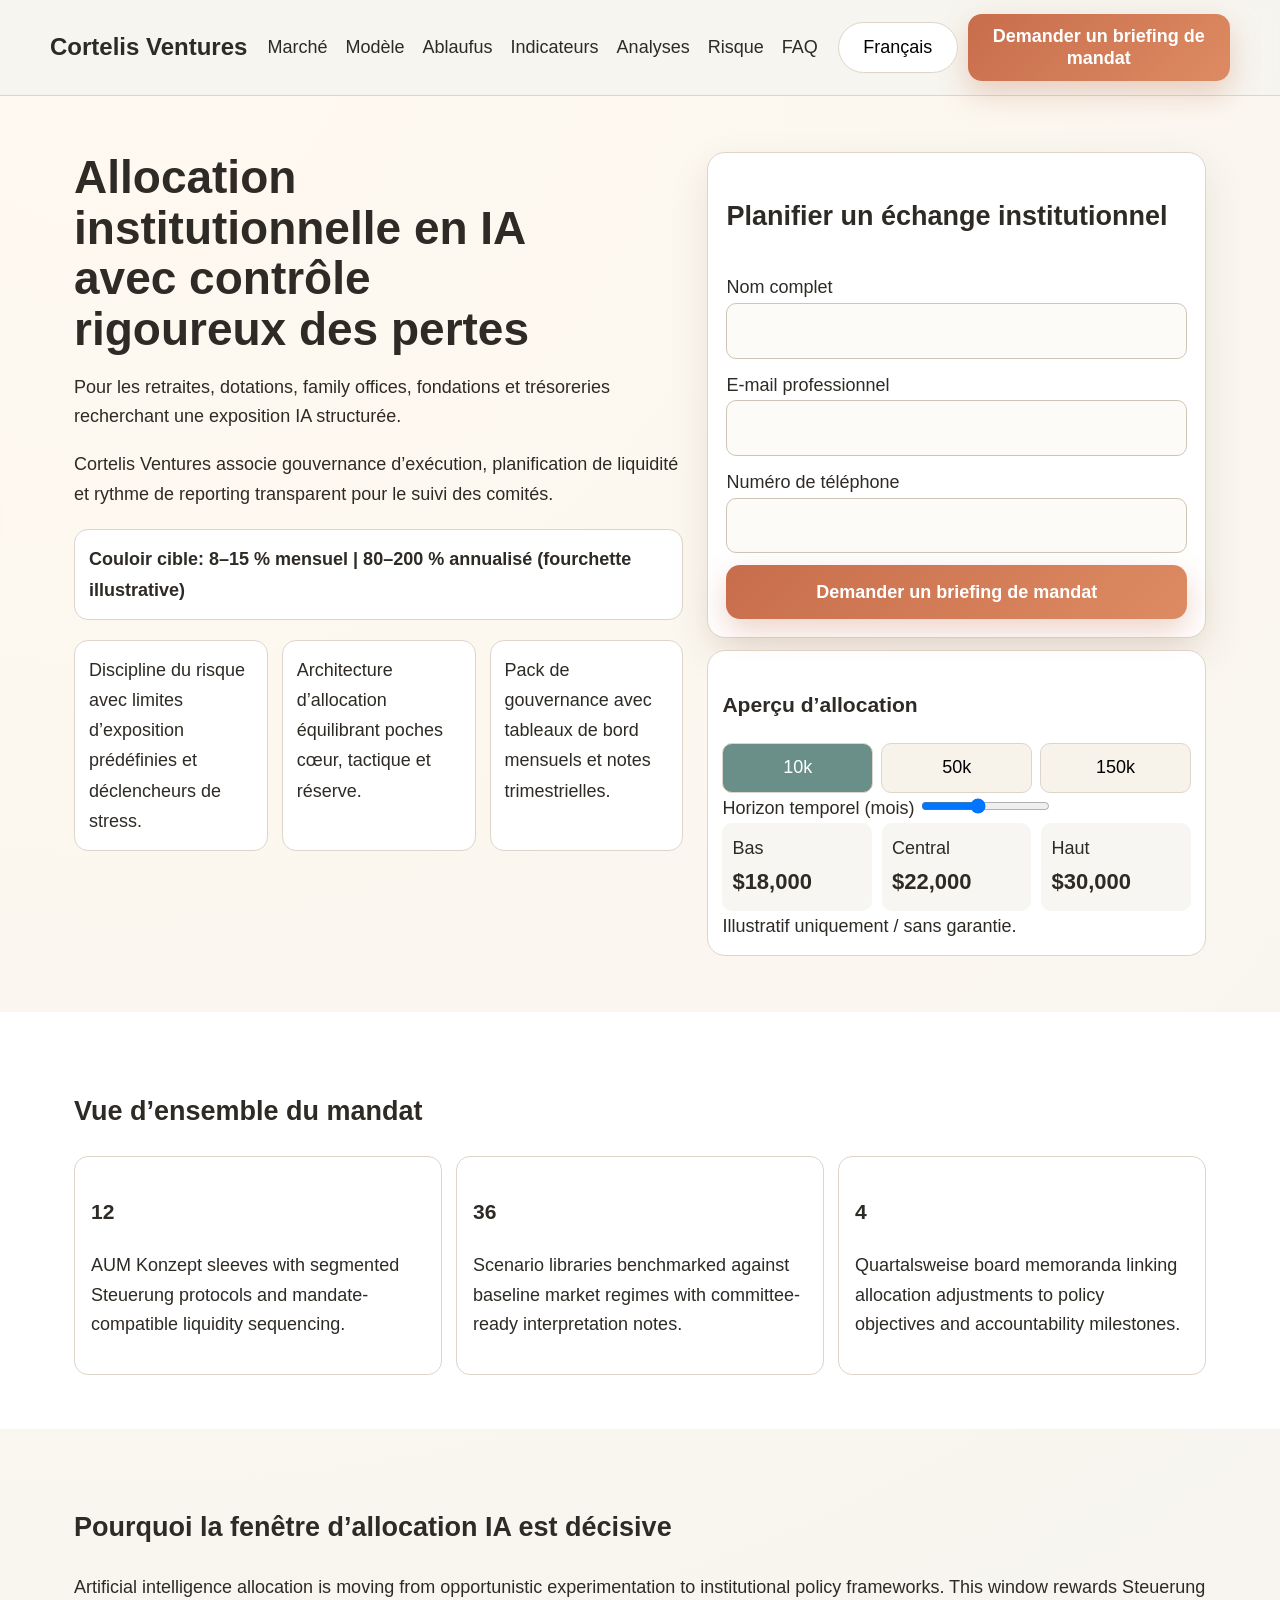
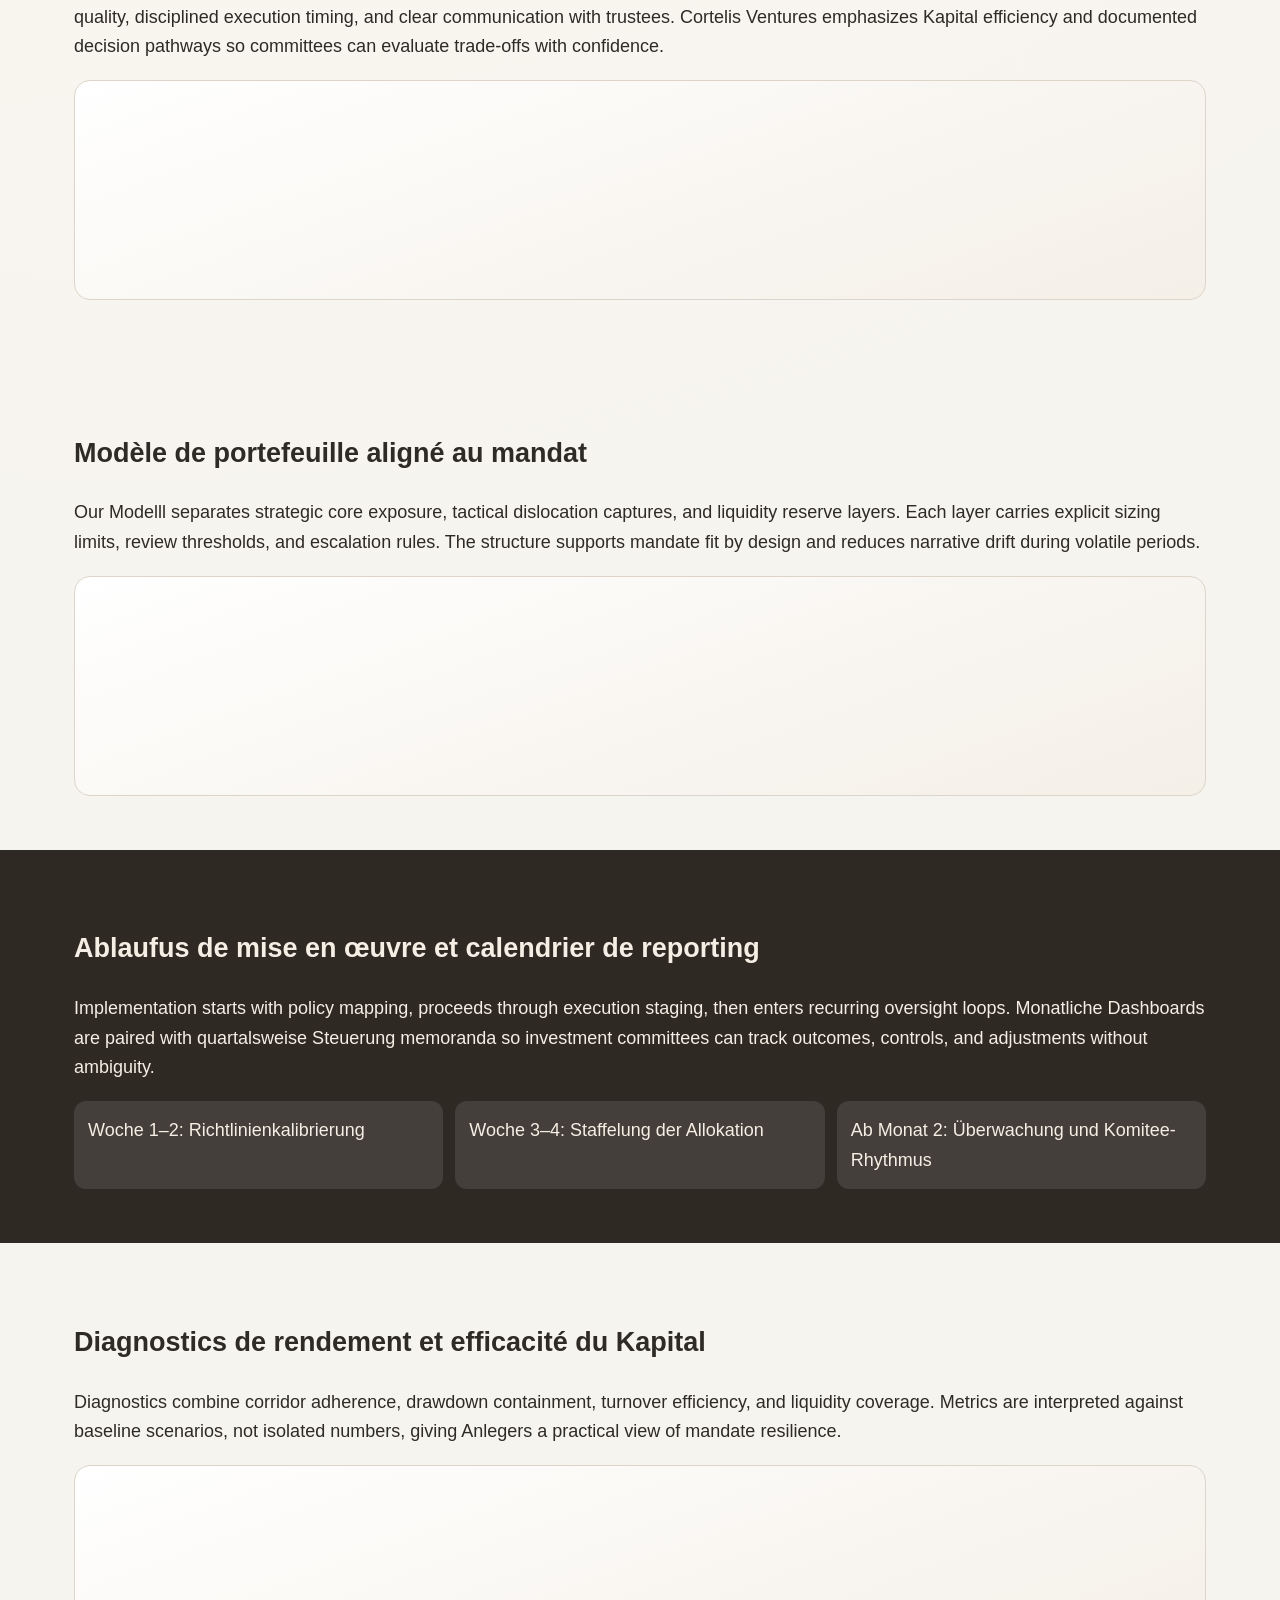
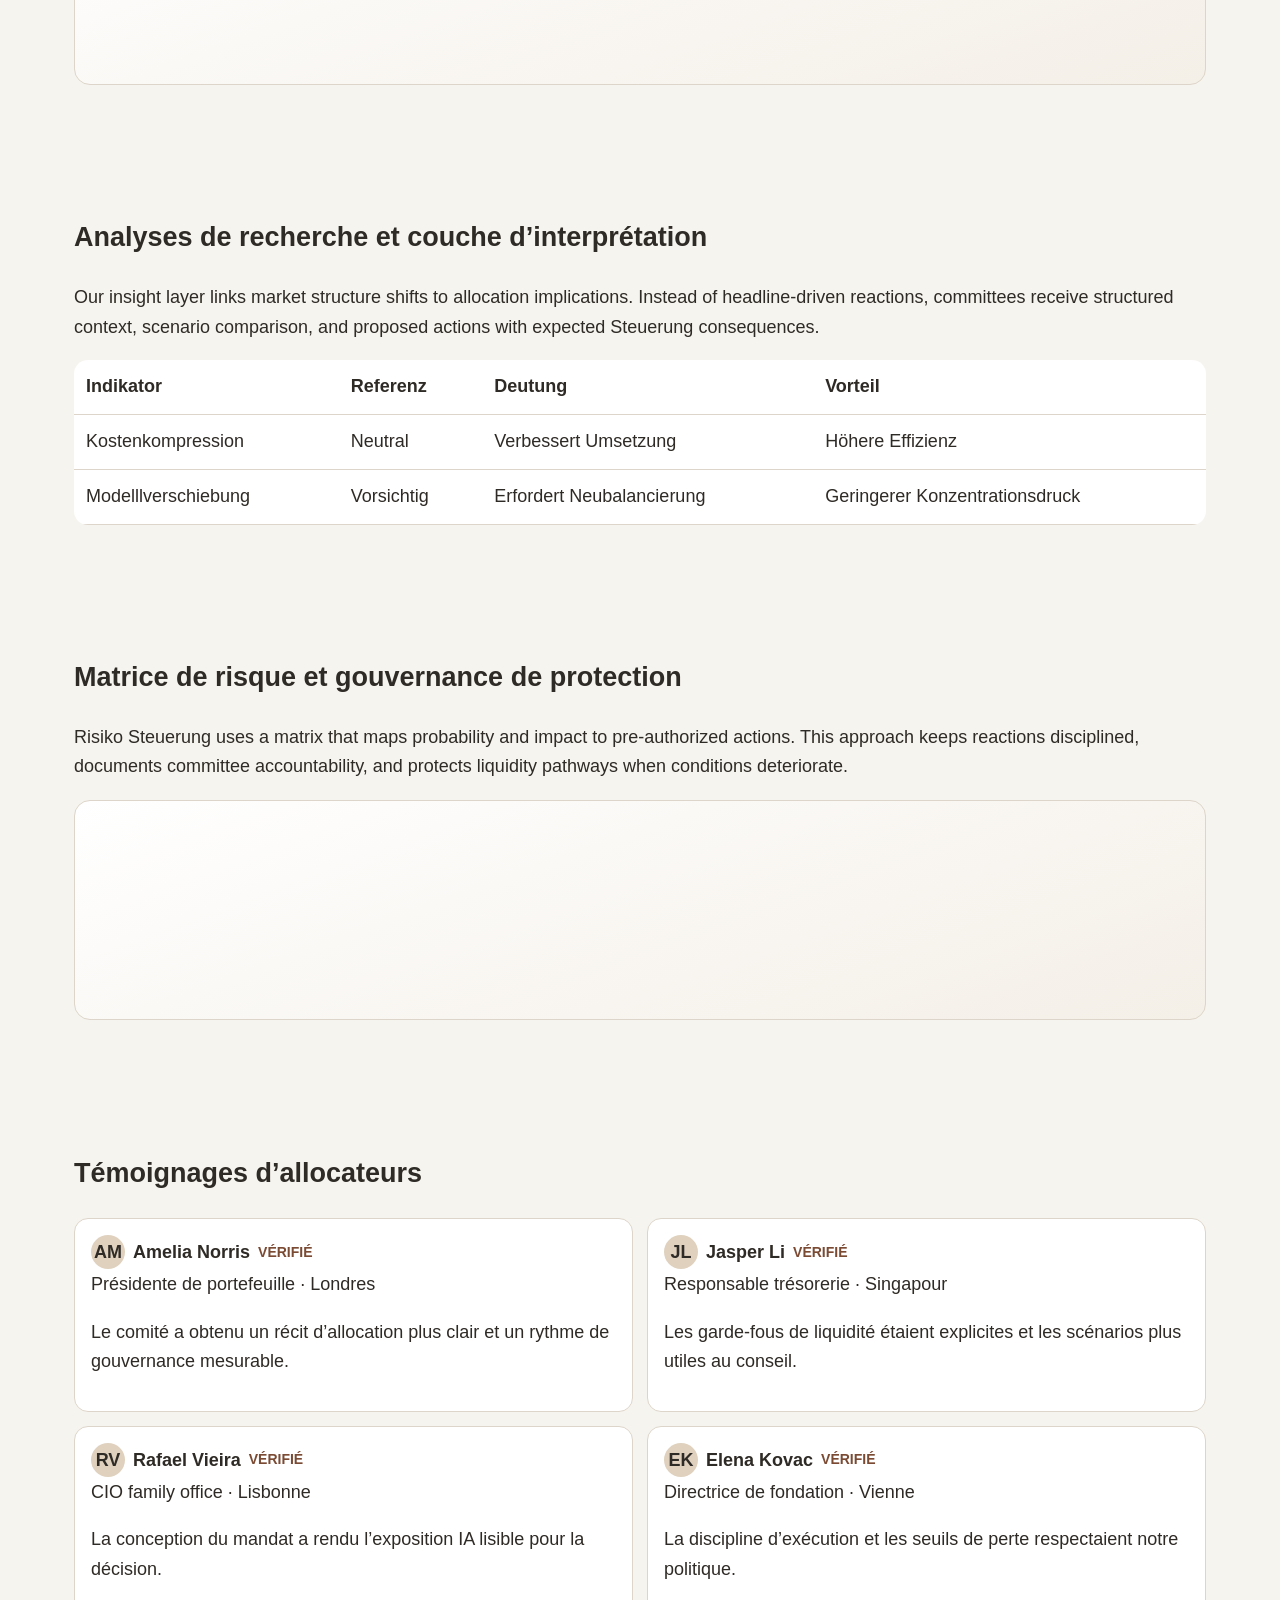
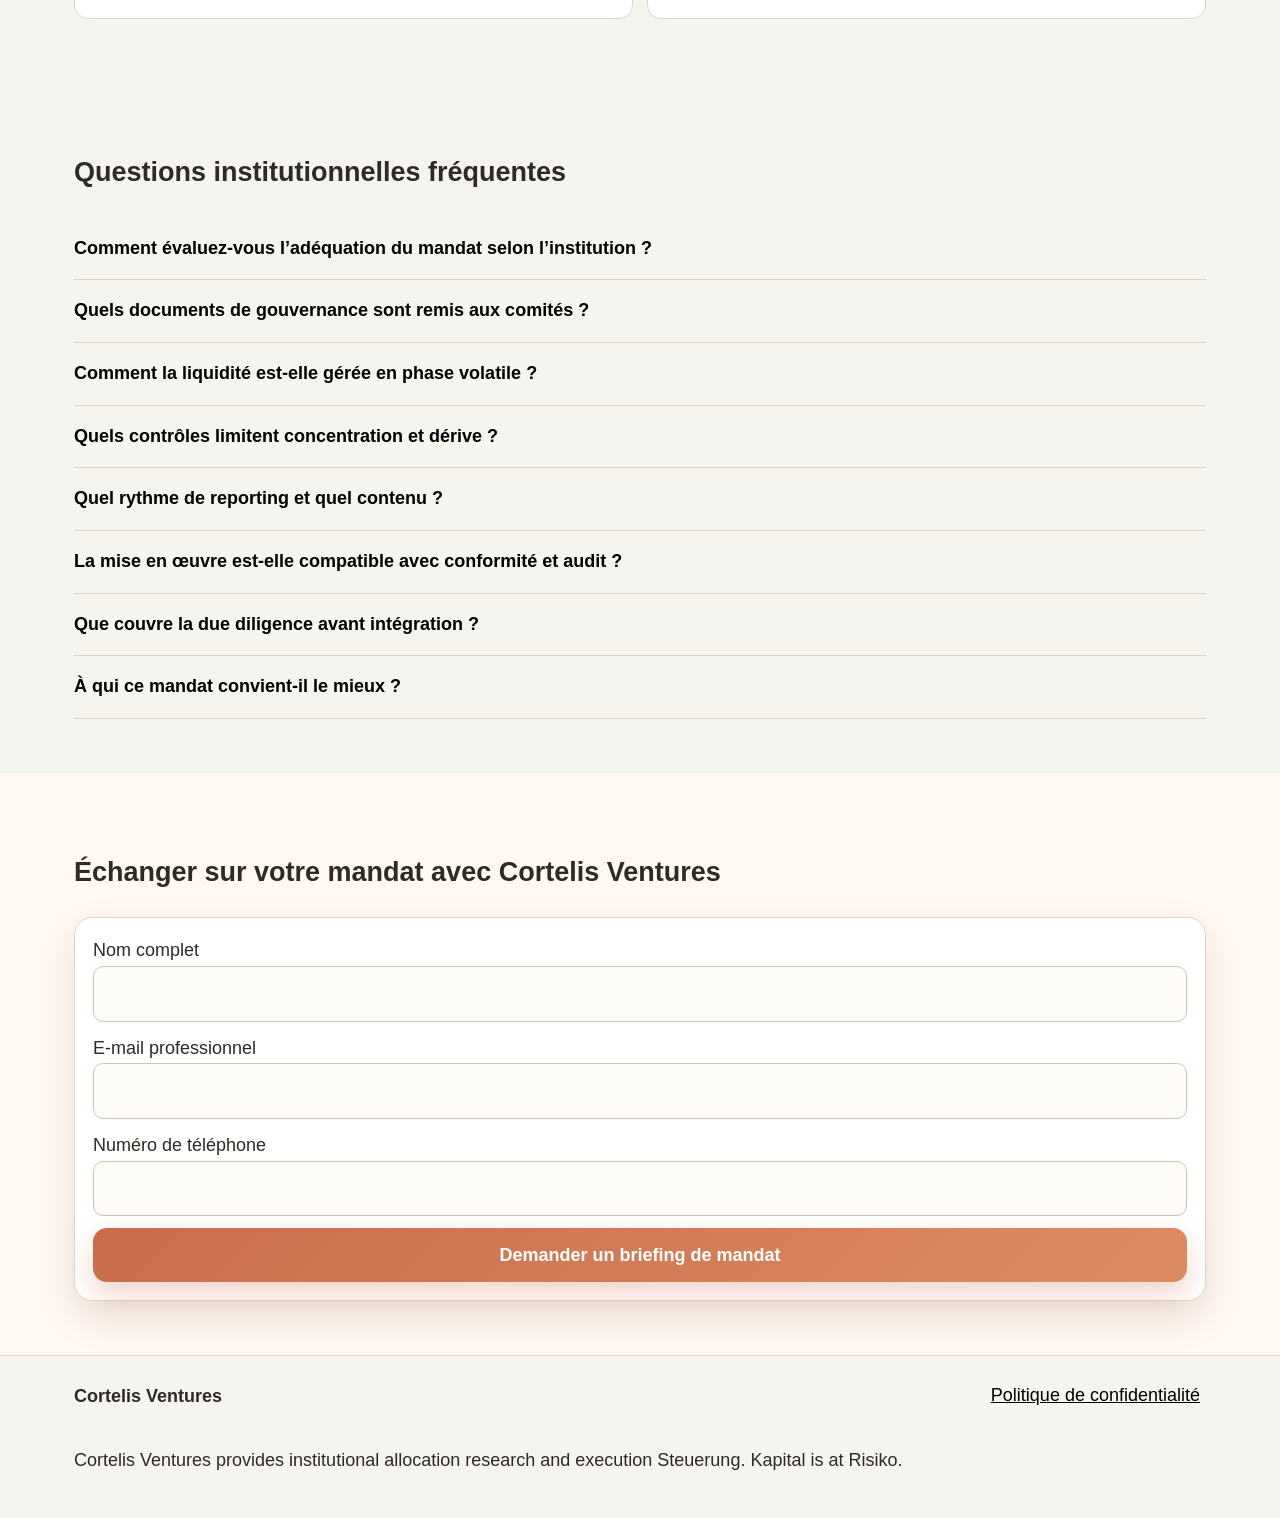
<file: fr/index.html>
<!doctype html>
<html lang="fr">
<head>
  <meta charset="UTF-8" />
  <meta name="viewport" content="width=device-width, initial-scale=1.0" />
  <title>Cortelis Ventures | Stratégie institutionnelle d’investissement en IA</title>
  <meta name="description" content="Cortelis Ventures fournit une exposition IA prête pour la gouvernance aux caisses de retraite, dotations, family offices, fondations et trésoreries." />
  <link rel="canonical" href="https://cortelis.ventures/fr/index.html" />
  <link rel="alternate" hreflang="en" href="https://cortelis.ventures/index.html" />
  <link rel="alternate" hreflang="de" href="https://cortelis.ventures/de/index.html" />
  <link rel="alternate" hreflang="fr" href="https://cortelis.ventures/fr/index.html" />
  <link rel="alternate" hreflang="es" href="https://cortelis.ventures/es/index.html" />
  <link rel="alternate" hreflang="it" href="https://cortelis.ventures/it/index.html" />
  <link rel="alternate" hreflang="tr" href="https://cortelis.ventures/tr/index.html" />
  <link rel="alternate" hreflang="pt" href="https://cortelis.ventures/pt/index.html" />
  <link rel="alternate" hreflang="ja" href="https://cortelis.ventures/jp/index.html" />
  <link rel="alternate" hreflang="sk" href="https://cortelis.ventures/sk/index.html" />
  <link rel="alternate" hreflang="nl-BE" href="https://cortelis.ventures/be/index.html" />
  <meta property="og:title" content="Cortelis Ventures | Stratégie institutionnelle d’investissement en IA" />
  <meta property="og:description" content="Cortelis Ventures fournit une exposition IA prête pour la gouvernance aux caisses de retraite, dotations, family offices, fondations et trésoreries." />
  <meta property="og:type" content="website" />
  <meta property="og:url" content="https://cortelis.ventures/fr/index.html" />
  <meta name="twitter:card" content="summary_large_image" />
  <meta name="twitter:title" content="Cortelis Ventures | Stratégie institutionnelle d’investissement en IA" />
  <meta name="twitter:description" content="Cortelis Ventures fournit une exposition IA prête pour la gouvernance aux caisses de retraite, dotations, family offices, fondations et trésoreries." />
  <link rel="stylesheet" href="../assets/style.css" />
  <script defer src="../assets/app.js"></script>
</head>
<body>
<header class="site-header"><div class="container header-inner"><a class="brand" href="../index.html">Cortelis Ventures</a><nav class="desktop-nav"><a href="#sec-0">Marché</a><a href="#sec-1">Modèle</a><a href="#sec-2">Ablaufus</a><a href="#sec-3">Indicateurs</a><a href="#sec-4">Analyses</a><a href="#sec-5">Risque</a><a href="#sec-6">FAQ</a></nav><div class="header-actions"><div class="lang-switcher"><button class="lang-active" aria-haspopup="true" aria-expanded="false">Français</button><div class="lang-menu"><a href="../index.html" class="lang-option"><svg viewBox="0 0 60 40" aria-hidden="true"><rect width="60" height="40" fill="#012169"/><path d="M0 0l60 40M60 0L0 40" stroke="#fff" stroke-width="8"/><path d="M0 0l60 40M60 0L0 40" stroke="#C8102E" stroke-width="4"/><path d="M30 0v40M0 20h60" stroke="#fff" stroke-width="12"/><path d="M30 0v40M0 20h60" stroke="#C8102E" stroke-width="7"/></svg><span>English</span></a><a href="../de/index.html" class="lang-option"><svg viewBox="0 0 60 40"><rect width="60" height="13.3" y="0" fill="#000"/><rect width="60" height="13.3" y="13.3" fill="#DD0000"/><rect width="60" height="13.4" y="26.6" fill="#FFCE00"/></svg><span>Deutsch</span></a><a href="../fr/index.html" class="lang-option"><svg viewBox="0 0 60 40"><rect width="20" height="40" fill="#0055A4"/><rect x="20" width="20" height="40" fill="#fff"/><rect x="40" width="20" height="40" fill="#EF4135"/></svg><span>Français</span></a><a href="../es/index.html" class="lang-option"><svg viewBox="0 0 60 40"><rect width="60" height="40" fill="#AA151B"/><rect y="10" width="60" height="20" fill="#F1BF00"/></svg><span>Español</span></a><a href="../it/index.html" class="lang-option"><svg viewBox="0 0 60 40"><rect width="20" height="40" fill="#009246"/><rect x="20" width="20" height="40" fill="#fff"/><rect x="40" width="20" height="40" fill="#CE2B37"/></svg><span>Italiano</span></a><a href="../tr/index.html" class="lang-option"><svg viewBox="0 0 60 40"><rect width="60" height="40" fill="#E30A17"/><circle cx="24" cy="20" r="10" fill="#fff"/><circle cx="27" cy="20" r="8" fill="#E30A17"/><polygon points="35,20 43,16 43,24" fill="#fff"/></svg><span>Türkçe</span></a><a href="../pt/index.html" class="lang-option"><svg viewBox="0 0 60 40"><rect width="24" height="40" fill="#006600"/><rect x="24" width="36" height="40" fill="#FF0000"/><circle cx="24" cy="20" r="6" fill="#FFCC00"/></svg><span>Português</span></a><a href="../jp/index.html" class="lang-option"><svg viewBox="0 0 60 40"><rect width="60" height="40" fill="#fff"/><circle cx="30" cy="20" r="10" fill="#BC002D"/></svg><span>日本語</span></a><a href="../sk/index.html" class="lang-option"><svg viewBox="0 0 60 40"><rect width="60" height="13.3" fill="#fff"/><rect y="13.3" width="60" height="13.3" fill="#0B4EA2"/><rect y="26.6" width="60" height="13.4" fill="#EE1C25"/></svg><span>Slovenčina</span></a><a href="../be/index.html" class="lang-option"><svg viewBox="0 0 60 40"><rect width="60" height="40" fill="#000"/><path d="M0 0L60 40M60 0L0 40" stroke="#FFD90C" stroke-width="8"/><path d="M30 0v40M0 20h60" stroke="#FFD90C" stroke-width="10"/><path d="M0 0h60v40H0z" fill="none" stroke="#ED2939" stroke-width="10"/><path d="M0 10h60M0 30h60" stroke="#fff" stroke-width="10"/></svg><span>Nederlands</span></a></div></div><a class="btn btn-primary" href="#form-final">Demander un briefing de mandat</a><button class="burger" aria-label="menu" aria-expanded="false"><span></span><span></span><span></span></button></div></div></header>
<aside class="mobile-drawer" aria-hidden="true"><button class="drawer-close" aria-label="close">✕</button><nav><a href="#sec-0">Marché</a><a href="#sec-1">Modèle</a><a href="#sec-2">Ablaufus</a><a href="#sec-3">Indicateurs</a><a href="#sec-4">Analyses</a><a href="#sec-5">Risque</a><a href="#sec-6">FAQ</a><div class="drawer-lang">
<a href="../index.html">English</a>
<a href="../de/index.html">Deutsch</a>
<a href="../fr/index.html">Français</a>
<a href="../es/index.html">Español</a>
<a href="../it/index.html">Italiano</a>
<a href="../tr/index.html">Türkçe</a>
<a href="../pt/index.html">Português</a>
<a href="../jp/index.html">日本語</a>
<a href="../sk/index.html">Slovenčina</a>
<a href="../be/index.html">Nederlands</a>
</div><a class="btn btn-primary" href="#form-final">Demander un briefing de mandat</a></nav></aside><div class="backdrop"></div>
<main>
<section class="hero"><div class="container hero-grid"><div><h1>Allocation institutionnelle en IA avec contrôle rigoureux des pertes</h1><p>Pour les retraites, dotations, family offices, fondations et trésoreries recherchant une exposition IA structurée.</p><p>Cortelis Ventures associe gouvernance d’exécution, planification de liquidité et rythme de reporting transparent pour le suivi des comités.</p><div class="corridor">Couloir cible: 8–15 % mensuel | 80–200 % annualisé (fourchette illustrative)</div><div class="hero-cards"><article>Discipline du risque avec limites d’exposition prédéfinies et déclencheurs de stress.</article><article>Architecture d’allocation équilibrant poches cœur, tactique et réserve.</article><article>Pack de gouvernance avec tableaux de bord mensuels et notes trimestrielles.</article></div></div><div><form class="lead-form" id="form-hero"><h2>Planifier un échange institutionnel</h2><label>Nom complet<input type="text" required></label><label>E-mail professionnel<input type="email" required></label><label>Numéro de téléphone<input type="tel" required></label><button class="btn btn-primary" type="submit">Demander un briefing de mandat</button></form><div class="calculator" data-calc><h3>Aperçu d’allocation</h3><div class="seg"><button class="seg-btn active" data-amt="10000">10k</button><button class="seg-btn" data-amt="50000">50k</button><button class="seg-btn" data-amt="150000">150k</button></div><label>Horizon temporel (mois) <input type="range" min="3" max="24" value="12" class="months"></label><div class="calc-out"><div><span>Bas</span><strong data-low>0</strong></div><div><span>Central</span><strong data-base>0</strong></div><div><span>Haut</span><strong data-high>0</strong></div></div><small>Illustratif uniquement / sans garantie.</small></div></div></div></section>
<section class="kpi" id="sec-0"><div class="container"><h2>Vue d’ensemble du mandat</h2><div class="kpi-grid"><article><h3>12</h3><p>AUM Konzept sleeves with segmented Steuerung protocols and mandate-compatible liquidity sequencing.</p></article><article><h3>36</h3><p>Scenario libraries benchmarked against baseline market regimes with committee-ready interpretation notes.</p></article><article><h3>4</h3><p>Quartalsweise board memoranda linking allocation adjustments to policy objectives and accountability milestones.</p></article></div></div></section>
<section id="sec-1" class="light"><div class="container"><h2>Pourquoi la fenêtre d’allocation IA est décisive</h2><p>Artificial intelligence allocation is moving from opportunistic experimentation to institutional policy frameworks. This window rewards Steuerung quality, disciplined execution timing, and clear communication with trustees. Cortelis Ventures emphasizes Kapital efficiency and documented decision pathways so committees can evaluate trade-offs with confidence.</p><div class="visual panel-a"></div></div></section>
<section id="sec-2" class="light"><div class="container"><h2>Modèle de portefeuille aligné au mandat</h2><p>Our Modelll separates strategic core exposure, tactical dislocation captures, and liquidity reserve layers. Each layer carries explicit sizing limits, review thresholds, and escalation rules. The structure supports mandate fit by design and reduces narrative drift during volatile periods.</p><div class="visual panel-b"></div></div></section>
<section id="sec-3" class="dark"><div class="container"><h2>Ablaufus de mise en œuvre et calendrier de reporting</h2><p>Implementation starts with policy mapping, proceeds through execution staging, then enters recurring oversight loops. Monatliche Dashboards are paired with quartalsweise Steuerung memoranda so investment committees can track outcomes, controls, and adjustments without ambiguity.</p><div class="timeline"><div>Woche 1–2: Richtlinienkalibrierung</div><div>Woche 3–4: Staffelung der Allokation</div><div>Ab Monat 2: Überwachung und Komitee-Rhythmus</div></div></div></section>
<section id="sec-4" class="light"><div class="container"><h2>Diagnostics de rendement et efficacité du Kapital</h2><p>Diagnostics combine corridor adherence, drawdown containment, turnover efficiency, and liquidity coverage. Metrics are interpreted against baseline scenarios, not isolated numbers, giving Anlegers a practical view of mandate resilience.</p><div class="visual panel-c"></div></div></section>
<section id="sec-5" class="light"><div class="container"><h2>Analyses de recherche et couche d’interprétation</h2><p>Our insight layer links market structure shifts to allocation implications. Instead of headline-driven reactions, committees receive structured context, scenario comparison, and proposed actions with expected Steuerung consequences.</p><div class="table-wrap"><table><tr><th>Indikator</th><th>Referenz</th><th>Deutung</th><th>Vorteil</th></tr><tr><td>Kostenkompression</td><td>Neutral</td><td>Verbessert Umsetzung</td><td>Höhere Effizienz</td></tr><tr><td>Modelllverschiebung</td><td>Vorsichtig</td><td>Erfordert Neubalancierung</td><td>Geringerer Konzentrationsdruck</td></tr></table></div></div></section>
<section id="sec-6" class="light"><div class="container"><h2>Matrice de risque et gouvernance de protection</h2><p>Risiko Steuerung uses a matrix that maps probability and impact to pre-authorized actions. This approach keeps reactions disciplined, documents committee accountability, and protects liquidity pathways when conditions deteriorate.</p><div class="visual panel-d"></div></div></section>
<section class="reviews" id="sec-7"><div class="container"><h2>Témoignages d’allocateurs</h2><div class="review-grid"><article class="review-card"><div class="review-head"><span class="avatar">AM</span><strong>Amelia Norris</strong><span class="badge">VÉRIFIÉ</span></div><div class="review-sub">Présidente de portefeuille · Londres</div><p>Le comité a obtenu un récit d’allocation plus clair et un rythme de gouvernance mesurable.</p></article><article class="review-card"><div class="review-head"><span class="avatar">JL</span><strong>Jasper Li</strong><span class="badge">VÉRIFIÉ</span></div><div class="review-sub">Responsable trésorerie · Singapour</div><p>Les garde-fous de liquidité étaient explicites et les scénarios plus utiles au conseil.</p></article><article class="review-card"><div class="review-head"><span class="avatar">RV</span><strong>Rafael Vieira</strong><span class="badge">VÉRIFIÉ</span></div><div class="review-sub">CIO family office · Lisbonne</div><p>La conception du mandat a rendu l’exposition IA lisible pour la décision.</p></article><article class="review-card"><div class="review-head"><span class="avatar">EK</span><strong>Elena Kovac</strong><span class="badge">VÉRIFIÉ</span></div><div class="review-sub">Directrice de fondation · Vienne</div><p>La discipline d’exécution et les seuils de perte respectaient notre politique.</p></article></div></div></section>
<section class="faq-sec" id="sec-8"><div class="container"><h2>Questions institutionnelles fréquentes</h2><div class="faq-item"><button class="faq-question" aria-expanded="false">Comment évaluez-vous l’adéquation du mandat selon l’institution ?</button><div class="faq-answer"><p>Nous analysons contraintes de politique, profil de dépenses, fenêtres de liquidité et tolérance des comités avant toute proposition.</p></div></div><div class="faq-item"><button class="faq-question" aria-expanded="false">Quels documents de gouvernance sont remis aux comités ?</button><div class="faq-answer"><p>Chaque cycle inclut synthèse exécutive, carte d’exposition, lecture de scénarios et registre d’actions avec responsabilités.</p></div></div><div class="faq-item"><button class="faq-question" aria-expanded="false">Comment la liquidité est-elle gérée en phase volatile ?</button><div class="faq-answer"><p>Des poches de réserve et fenêtres d’exécution échelonnées sont définies à l’avance pour couvrir les besoins opérationnels.</p></div></div><div class="faq-item"><button class="faq-question" aria-expanded="false">Quels contrôles limitent concentration et dérive ?</button><div class="faq-answer"><p>Plafonds d’exposition, limites thématiques et rééquilibrage par règles sont suivis en continu.</p></div></div><div class="faq-item"><button class="faq-question" aria-expanded="false">Quel rythme de reporting et quel contenu ?</button><div class="faq-answer"><p>Les tableaux mensuels suivent l’état d’allocation; les mémos trimestriels synthétisent décisions et adéquation du mandat.</p></div></div><div class="faq-item"><button class="faq-question" aria-expanded="false">La mise en œuvre est-elle compatible avec conformité et audit ?</button><div class="faq-answer"><p>Oui. Journaux de contrôle, traces de décision et notes méthodologiques sont structurés pour ces exigences.</p></div></div><div class="faq-item"><button class="faq-question" aria-expanded="false">Que couvre la due diligence avant intégration ?</button><div class="faq-answer"><p>Architecture opérationnelle, traçabilité des données, voies de conservation et procédures de supervision sont examinées.</p></div></div><div class="faq-item"><button class="faq-question" aria-expanded="false">À qui ce mandat convient-il le mieux ?</button><div class="faq-answer"><p>Aux institutions recherchant une exposition IA disciplinée avec supervision transparente et efficacité du Kapital.</p></div></div></div></section>
<section class="final-cta" id="form-final"><div class="container"><h2>Échanger sur votre mandat avec Cortelis Ventures</h2><form class="lead-form"><label>Nom complet<input type="text" required></label><label>E-mail professionnel<input type="email" required></label><label>Numéro de téléphone<input type="tel" required></label><button class="btn btn-primary" type="submit">Demander un briefing de mandat</button></form></div></section>
</main>
<footer><div class="container footer-inner"><strong>Cortelis Ventures</strong><button class="privacy-open" type="button">Politique de confidentialité</button><p>Cortelis Ventures provides institutional allocation research and execution Steuerung. Kapital is at Risiko.</p></div></footer>
<div class="modal" aria-hidden="true"><div class="modal-card" role="dialog" aria-modal="true"><button class="modal-x" aria-label="x">✕</button><h2>Politique de confidentialité</h2><div class="modal-scroll"><h3>Einleitung</h3><p>Cortelis Ventures handles information for institutional engagement, Steuerung communication, and service delivery transparency.</p><h3>Datenerhebung</h3><p>We collect submitted contact information, interaction logs, and operational records required to respond to mandate inquiries.</p><h3>Rechtsgrundlage</h3><p>Ablaufing relies on legitimate business interest, contractual preparation, and applicable compliance obligations.</p><h3>Cookies</h3><p>Essential cookies support navigation state and accessibility controls. No external tracking scripts are loaded by default.</p><h3>Aufbewahrung</h3><p>Records are retained according to regulatory timelines, contractual requirements, and internal Steuerung policy schedules.</p><h3>Drittweitergabe</h3><p>Data may be shared with vetted service providers supporting hosting, security, and regulated operational functions.</p><h3>Sicherheit</h3><p>Administrative, technical, and procedural safeguards are applied to protect confidentiality and integrity of records.</p><h3>Nutzerrechte</h3><p>Eligible parties may request access, correction, deletion, or restriction according to applicable jurisdictional law.</p><h3>Internationale Übermittlungen</h3><p>Cross-border transfer mechanisms include contractual safeguards and Risiko assessments aligned with legal frameworks.</p><h3>Branchenspezifische Risikohinweise</h3><p>AI-related markets can be volatile and policy-sensitive. Allocation decisions should be reviewed with qualified advisors.</p><h3>Kontakt</h3><p>Kontakt: compliance@cortelis.ventures</p></div><div class="modal-foot"><button class="btn btn-secondary modal-close">Fermer</button></div></div></div>
<script type="application/ld+json">{"@context": "https://schema.org", "@graph": [{"@type": "Organization", "name": "Cortelis Ventures", "url": "https://cortelis.ventures"}, {"@type": "WebSite", "name": "Cortelis Ventures", "url": "https://cortelis.ventures"}, {"@type": "FAQPage", "mainEntity": [{"@type": "Question", "name": "Comment \u00e9valuez-vous l\u2019ad\u00e9quation du mandat selon l\u2019institution ?", "acceptedAnswer": {"@type": "Answer", "text": "Nous analysons contraintes de politique, profil de d\u00e9penses, fen\u00eatres de liquidit\u00e9 et tol\u00e9rance des comit\u00e9s avant toute proposition."}}, {"@type": "Question", "name": "Quels documents de gouvernance sont remis aux comit\u00e9s ?", "acceptedAnswer": {"@type": "Answer", "text": "Chaque cycle inclut synth\u00e8se ex\u00e9cutive, carte d\u2019exposition, lecture de sc\u00e9narios et registre d\u2019actions avec responsabilit\u00e9s."}}]}, {"@type": "Review", "author": {"@type": "Person", "name": "Amelia Norris"}, "reviewBody": "Le comit\u00e9 a obtenu un r\u00e9cit d\u2019allocation plus clair et un rythme de gouvernance mesurable.", "reviewRating": {"@type": "Rating", "ratingValue": "5"}}]}</script>
</body></html>
</file>
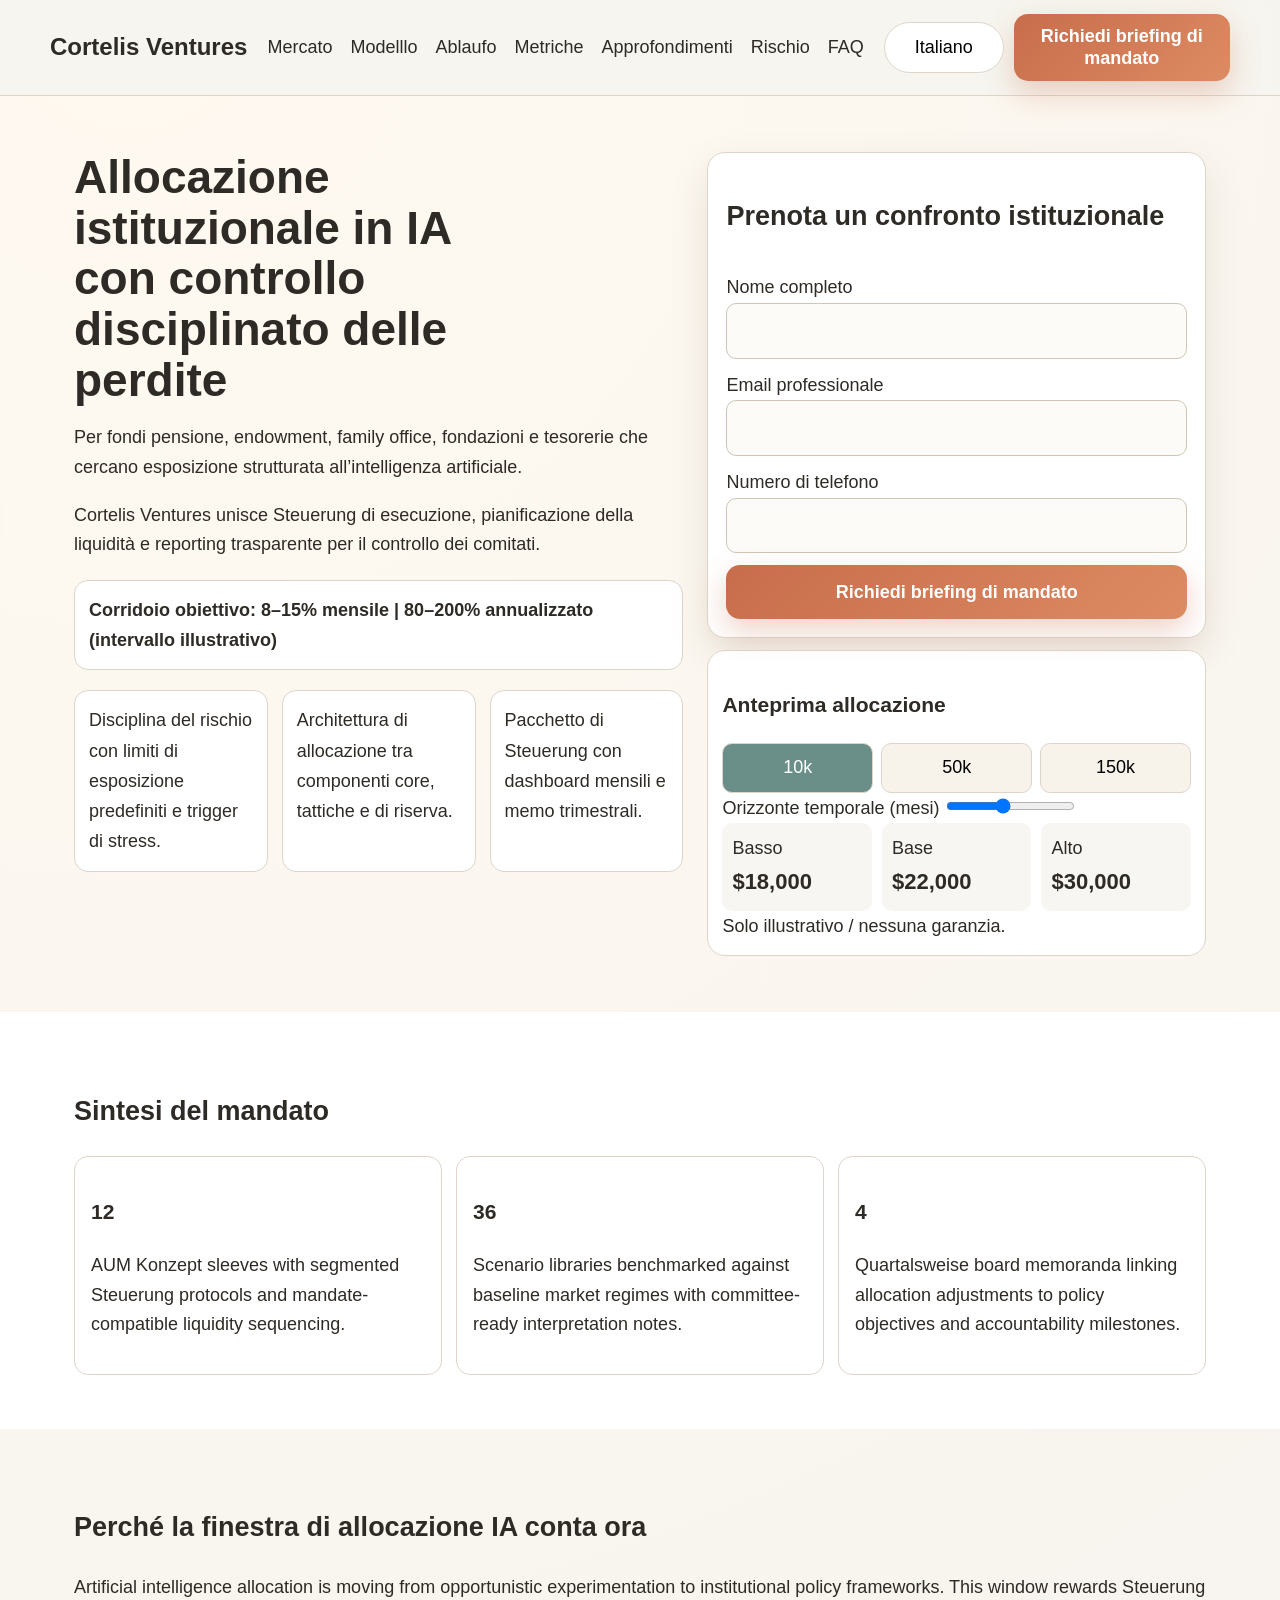
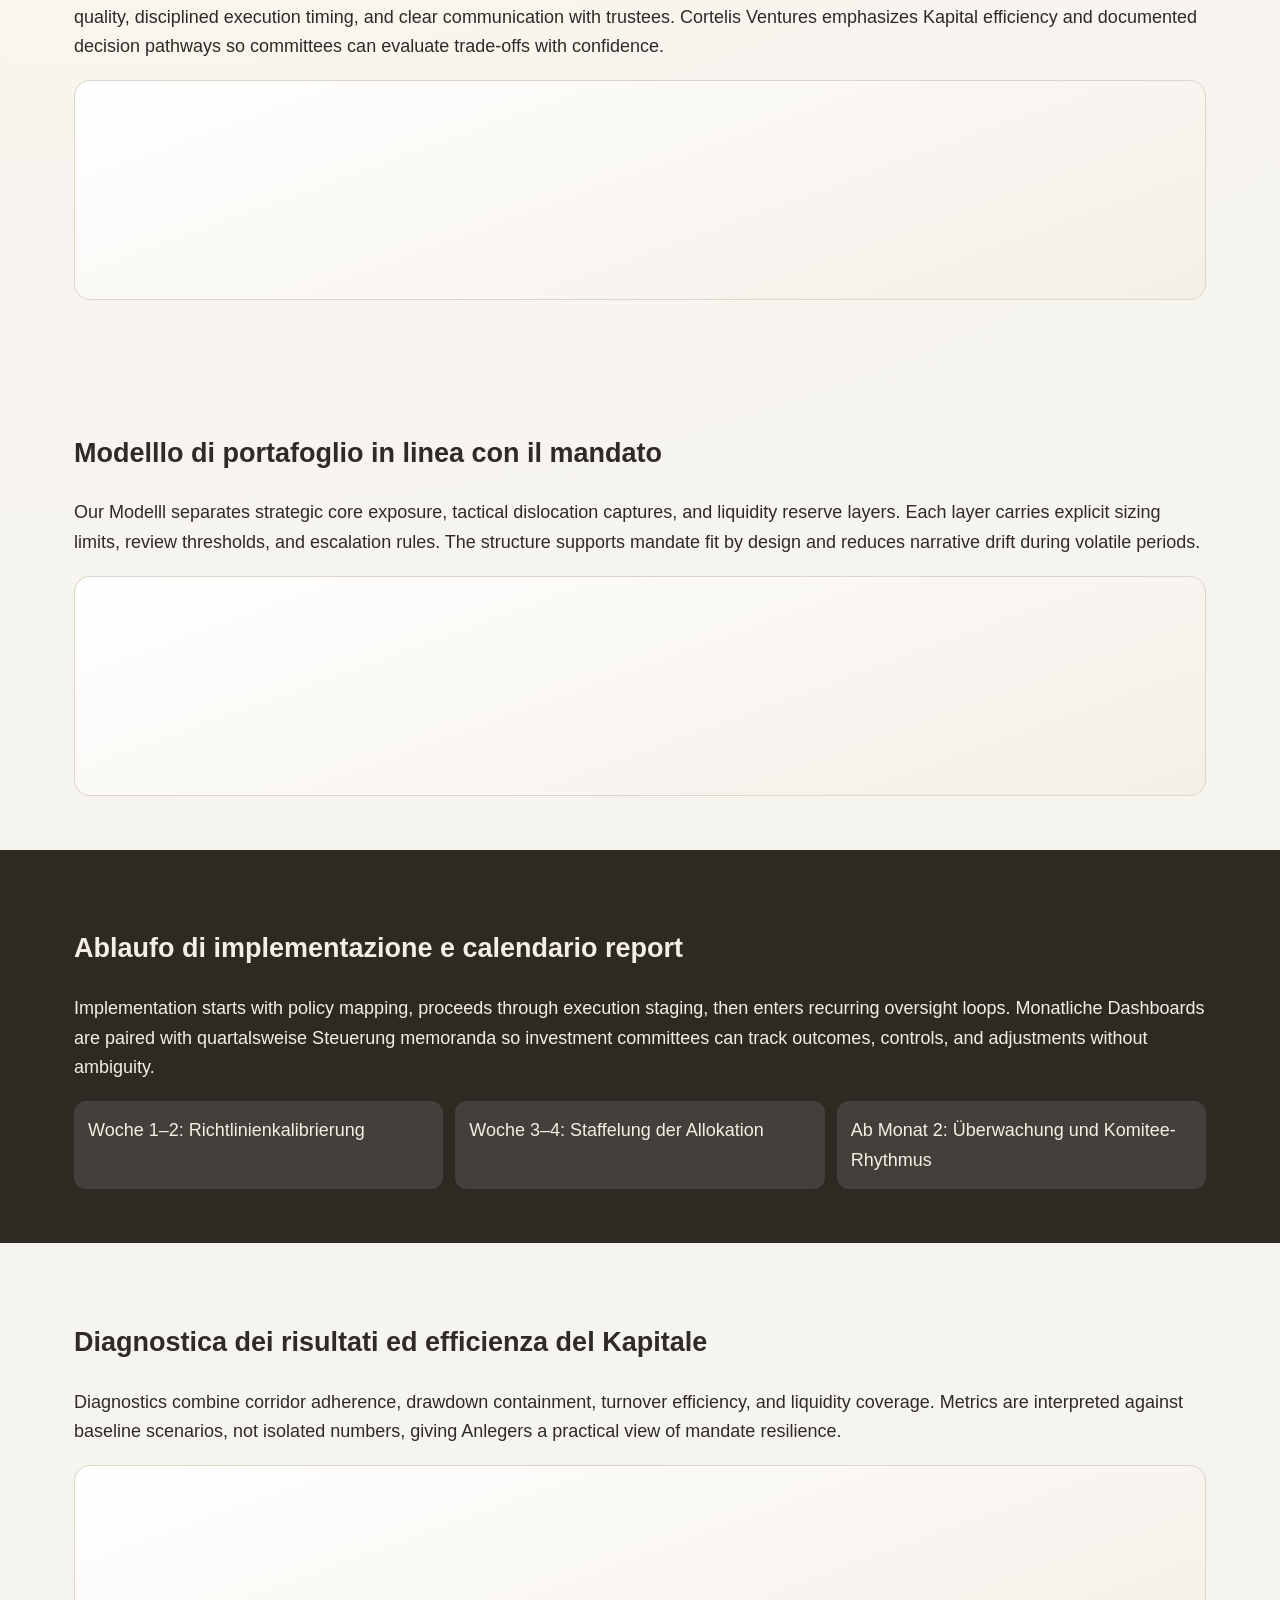
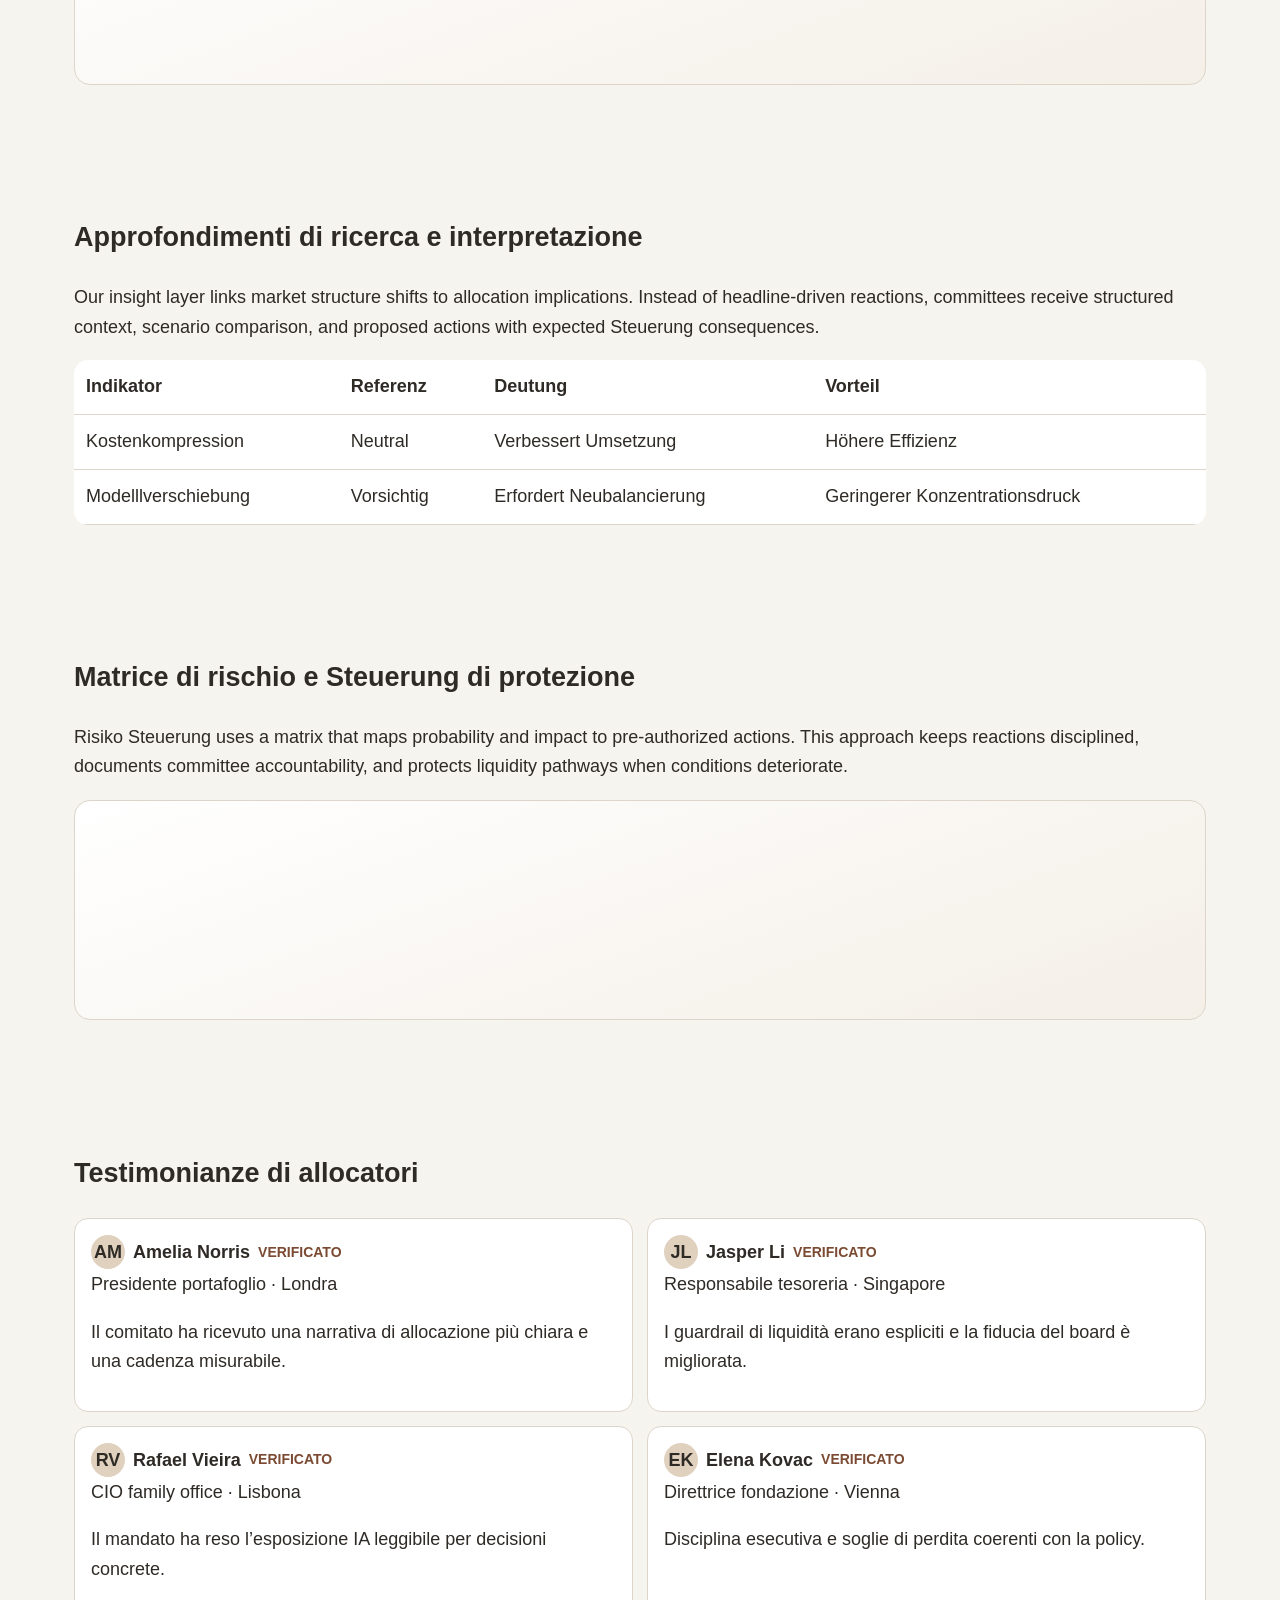
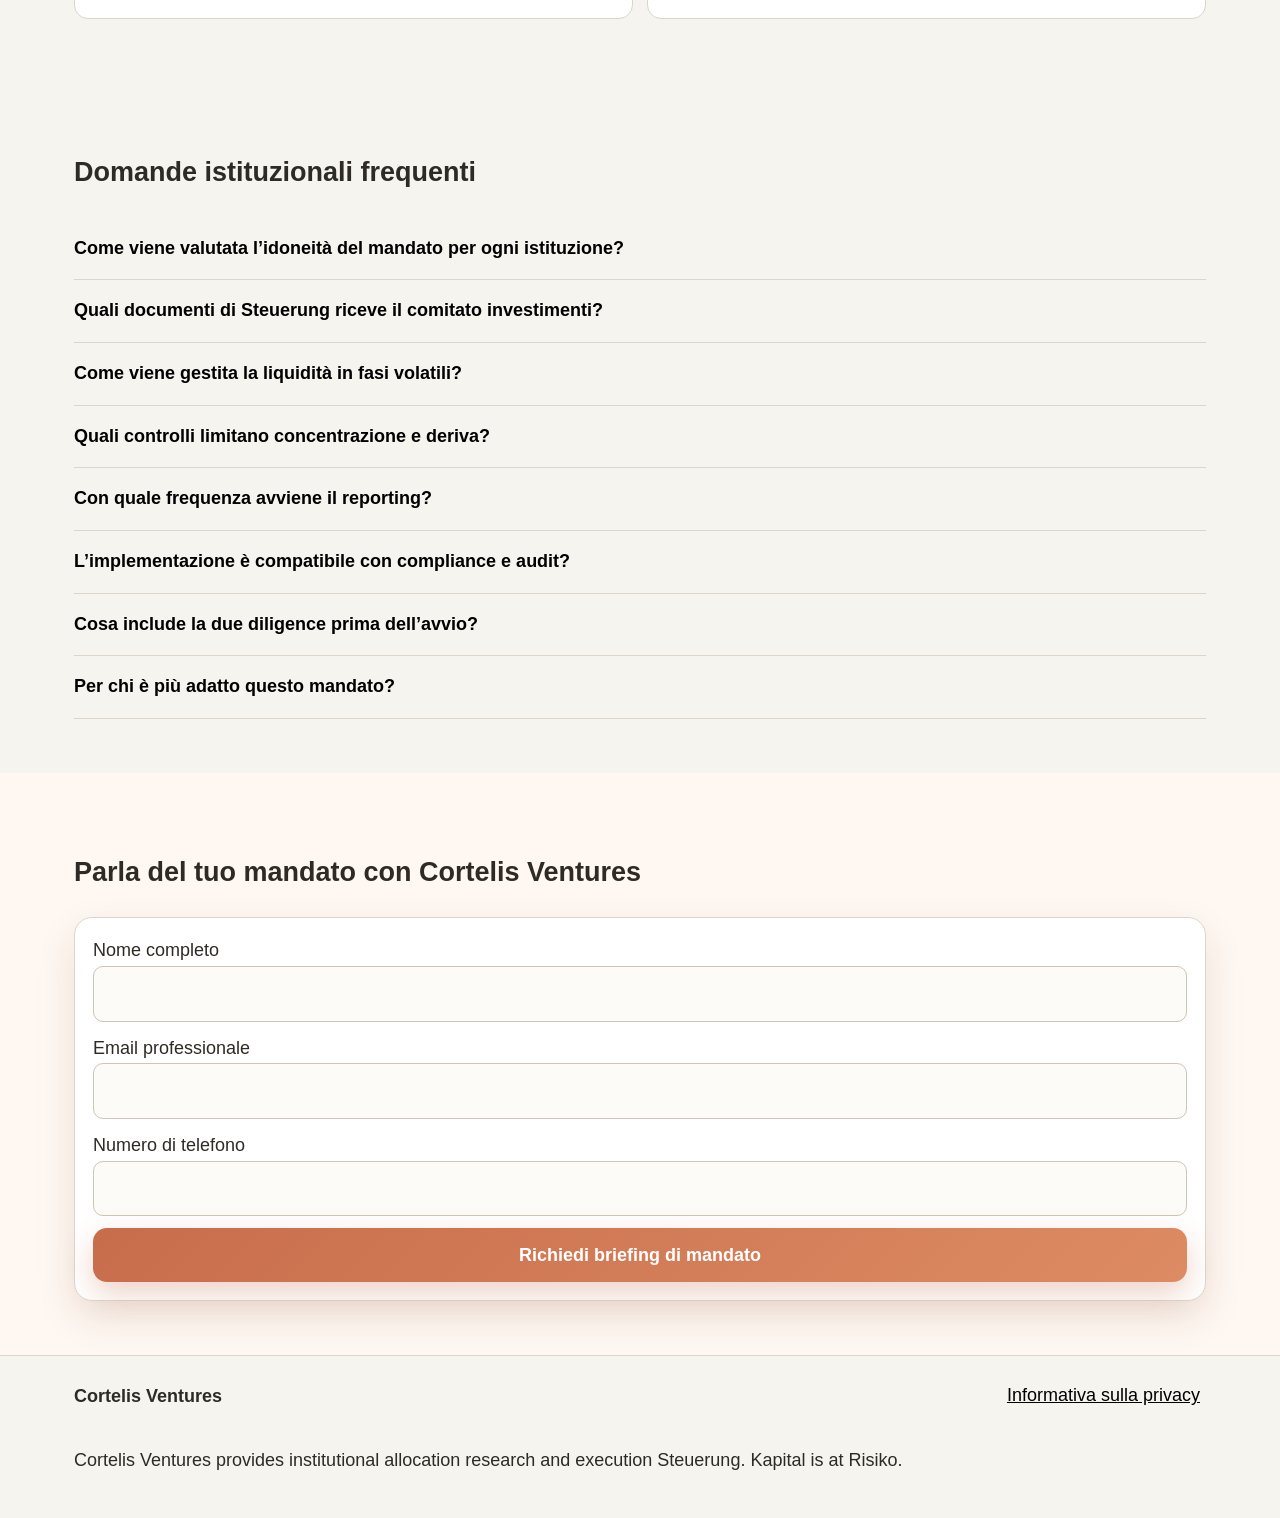
<file: it/index.html>
<!doctype html>
<html lang="it">
<head>
  <meta charset="UTF-8" />
  <meta name="viewport" content="width=device-width, initial-scale=1.0" />
  <title>Cortelis Ventures | Strategia istituzionale di investimento in IA</title>
  <meta name="description" content="Cortelis Ventures offre esposizione IA pronta per la Steuerung a fondi pensione, endowment, family office, fondazioni e tesorerie." />
  <link rel="canonical" href="https://cortelis.ventures/it/index.html" />
  <link rel="alternate" hreflang="en" href="https://cortelis.ventures/index.html" />
  <link rel="alternate" hreflang="de" href="https://cortelis.ventures/de/index.html" />
  <link rel="alternate" hreflang="fr" href="https://cortelis.ventures/fr/index.html" />
  <link rel="alternate" hreflang="es" href="https://cortelis.ventures/es/index.html" />
  <link rel="alternate" hreflang="it" href="https://cortelis.ventures/it/index.html" />
  <link rel="alternate" hreflang="tr" href="https://cortelis.ventures/tr/index.html" />
  <link rel="alternate" hreflang="pt" href="https://cortelis.ventures/pt/index.html" />
  <link rel="alternate" hreflang="ja" href="https://cortelis.ventures/jp/index.html" />
  <link rel="alternate" hreflang="sk" href="https://cortelis.ventures/sk/index.html" />
  <link rel="alternate" hreflang="nl-BE" href="https://cortelis.ventures/be/index.html" />
  <meta property="og:title" content="Cortelis Ventures | Strategia istituzionale di investimento in IA" />
  <meta property="og:description" content="Cortelis Ventures offre esposizione IA pronta per la Steuerung a fondi pensione, endowment, family office, fondazioni e tesorerie." />
  <meta property="og:type" content="website" />
  <meta property="og:url" content="https://cortelis.ventures/it/index.html" />
  <meta name="twitter:card" content="summary_large_image" />
  <meta name="twitter:title" content="Cortelis Ventures | Strategia istituzionale di investimento in IA" />
  <meta name="twitter:description" content="Cortelis Ventures offre esposizione IA pronta per la Steuerung a fondi pensione, endowment, family office, fondazioni e tesorerie." />
  <link rel="stylesheet" href="../assets/style.css" />
  <script defer src="../assets/app.js"></script>
</head>
<body>
<header class="site-header"><div class="container header-inner"><a class="brand" href="../index.html">Cortelis Ventures</a><nav class="desktop-nav"><a href="#sec-0">Mercato</a><a href="#sec-1">Modelllo</a><a href="#sec-2">Ablaufo</a><a href="#sec-3">Metriche</a><a href="#sec-4">Approfondimenti</a><a href="#sec-5">Rischio</a><a href="#sec-6">FAQ</a></nav><div class="header-actions"><div class="lang-switcher"><button class="lang-active" aria-haspopup="true" aria-expanded="false">Italiano</button><div class="lang-menu"><a href="../index.html" class="lang-option"><svg viewBox="0 0 60 40" aria-hidden="true"><rect width="60" height="40" fill="#012169"/><path d="M0 0l60 40M60 0L0 40" stroke="#fff" stroke-width="8"/><path d="M0 0l60 40M60 0L0 40" stroke="#C8102E" stroke-width="4"/><path d="M30 0v40M0 20h60" stroke="#fff" stroke-width="12"/><path d="M30 0v40M0 20h60" stroke="#C8102E" stroke-width="7"/></svg><span>English</span></a><a href="../de/index.html" class="lang-option"><svg viewBox="0 0 60 40"><rect width="60" height="13.3" y="0" fill="#000"/><rect width="60" height="13.3" y="13.3" fill="#DD0000"/><rect width="60" height="13.4" y="26.6" fill="#FFCE00"/></svg><span>Deutsch</span></a><a href="../fr/index.html" class="lang-option"><svg viewBox="0 0 60 40"><rect width="20" height="40" fill="#0055A4"/><rect x="20" width="20" height="40" fill="#fff"/><rect x="40" width="20" height="40" fill="#EF4135"/></svg><span>Français</span></a><a href="../es/index.html" class="lang-option"><svg viewBox="0 0 60 40"><rect width="60" height="40" fill="#AA151B"/><rect y="10" width="60" height="20" fill="#F1BF00"/></svg><span>Español</span></a><a href="../it/index.html" class="lang-option"><svg viewBox="0 0 60 40"><rect width="20" height="40" fill="#009246"/><rect x="20" width="20" height="40" fill="#fff"/><rect x="40" width="20" height="40" fill="#CE2B37"/></svg><span>Italiano</span></a><a href="../tr/index.html" class="lang-option"><svg viewBox="0 0 60 40"><rect width="60" height="40" fill="#E30A17"/><circle cx="24" cy="20" r="10" fill="#fff"/><circle cx="27" cy="20" r="8" fill="#E30A17"/><polygon points="35,20 43,16 43,24" fill="#fff"/></svg><span>Türkçe</span></a><a href="../pt/index.html" class="lang-option"><svg viewBox="0 0 60 40"><rect width="24" height="40" fill="#006600"/><rect x="24" width="36" height="40" fill="#FF0000"/><circle cx="24" cy="20" r="6" fill="#FFCC00"/></svg><span>Português</span></a><a href="../jp/index.html" class="lang-option"><svg viewBox="0 0 60 40"><rect width="60" height="40" fill="#fff"/><circle cx="30" cy="20" r="10" fill="#BC002D"/></svg><span>日本語</span></a><a href="../sk/index.html" class="lang-option"><svg viewBox="0 0 60 40"><rect width="60" height="13.3" fill="#fff"/><rect y="13.3" width="60" height="13.3" fill="#0B4EA2"/><rect y="26.6" width="60" height="13.4" fill="#EE1C25"/></svg><span>Slovenčina</span></a><a href="../be/index.html" class="lang-option"><svg viewBox="0 0 60 40"><rect width="60" height="40" fill="#000"/><path d="M0 0L60 40M60 0L0 40" stroke="#FFD90C" stroke-width="8"/><path d="M30 0v40M0 20h60" stroke="#FFD90C" stroke-width="10"/><path d="M0 0h60v40H0z" fill="none" stroke="#ED2939" stroke-width="10"/><path d="M0 10h60M0 30h60" stroke="#fff" stroke-width="10"/></svg><span>Nederlands</span></a></div></div><a class="btn btn-primary" href="#form-final">Richiedi briefing di mandato</a><button class="burger" aria-label="menu" aria-expanded="false"><span></span><span></span><span></span></button></div></div></header>
<aside class="mobile-drawer" aria-hidden="true"><button class="drawer-close" aria-label="close">✕</button><nav><a href="#sec-0">Mercato</a><a href="#sec-1">Modelllo</a><a href="#sec-2">Ablaufo</a><a href="#sec-3">Metriche</a><a href="#sec-4">Approfondimenti</a><a href="#sec-5">Rischio</a><a href="#sec-6">FAQ</a><div class="drawer-lang">
<a href="../index.html">English</a>
<a href="../de/index.html">Deutsch</a>
<a href="../fr/index.html">Français</a>
<a href="../es/index.html">Español</a>
<a href="../it/index.html">Italiano</a>
<a href="../tr/index.html">Türkçe</a>
<a href="../pt/index.html">Português</a>
<a href="../jp/index.html">日本語</a>
<a href="../sk/index.html">Slovenčina</a>
<a href="../be/index.html">Nederlands</a>
</div><a class="btn btn-primary" href="#form-final">Richiedi briefing di mandato</a></nav></aside><div class="backdrop"></div>
<main>
<section class="hero"><div class="container hero-grid"><div><h1>Allocazione istituzionale in IA con controllo disciplinato delle perdite</h1><p>Per fondi pensione, endowment, family office, fondazioni e tesorerie che cercano esposizione strutturata all’intelligenza artificiale.</p><p>Cortelis Ventures unisce Steuerung di esecuzione, pianificazione della liquidità e reporting trasparente per il controllo dei comitati.</p><div class="corridor">Corridoio obiettivo: 8–15% mensile | 80–200% annualizzato (intervallo illustrativo)</div><div class="hero-cards"><article>Disciplina del rischio con limiti di esposizione predefiniti e trigger di stress.</article><article>Architettura di allocazione tra componenti core, tattiche e di riserva.</article><article>Pacchetto di Steuerung con dashboard mensili e memo trimestrali.</article></div></div><div><form class="lead-form" id="form-hero"><h2>Prenota un confronto istituzionale</h2><label>Nome completo<input type="text" required></label><label>Email professionale<input type="email" required></label><label>Numero di telefono<input type="tel" required></label><button class="btn btn-primary" type="submit">Richiedi briefing di mandato</button></form><div class="calculator" data-calc><h3>Anteprima allocazione</h3><div class="seg"><button class="seg-btn active" data-amt="10000">10k</button><button class="seg-btn" data-amt="50000">50k</button><button class="seg-btn" data-amt="150000">150k</button></div><label>Orizzonte temporale (mesi) <input type="range" min="3" max="24" value="12" class="months"></label><div class="calc-out"><div><span>Basso</span><strong data-low>0</strong></div><div><span>Base</span><strong data-base>0</strong></div><div><span>Alto</span><strong data-high>0</strong></div></div><small>Solo illustrativo / nessuna garanzia.</small></div></div></div></section>
<section class="kpi" id="sec-0"><div class="container"><h2>Sintesi del mandato</h2><div class="kpi-grid"><article><h3>12</h3><p>AUM Konzept sleeves with segmented Steuerung protocols and mandate-compatible liquidity sequencing.</p></article><article><h3>36</h3><p>Scenario libraries benchmarked against baseline market regimes with committee-ready interpretation notes.</p></article><article><h3>4</h3><p>Quartalsweise board memoranda linking allocation adjustments to policy objectives and accountability milestones.</p></article></div></div></section>
<section id="sec-1" class="light"><div class="container"><h2>Perché la finestra di allocazione IA conta ora</h2><p>Artificial intelligence allocation is moving from opportunistic experimentation to institutional policy frameworks. This window rewards Steuerung quality, disciplined execution timing, and clear communication with trustees. Cortelis Ventures emphasizes Kapital efficiency and documented decision pathways so committees can evaluate trade-offs with confidence.</p><div class="visual panel-a"></div></div></section>
<section id="sec-2" class="light"><div class="container"><h2>Modelllo di portafoglio in linea con il mandato</h2><p>Our Modelll separates strategic core exposure, tactical dislocation captures, and liquidity reserve layers. Each layer carries explicit sizing limits, review thresholds, and escalation rules. The structure supports mandate fit by design and reduces narrative drift during volatile periods.</p><div class="visual panel-b"></div></div></section>
<section id="sec-3" class="dark"><div class="container"><h2>Ablaufo di implementazione e calendario report</h2><p>Implementation starts with policy mapping, proceeds through execution staging, then enters recurring oversight loops. Monatliche Dashboards are paired with quartalsweise Steuerung memoranda so investment committees can track outcomes, controls, and adjustments without ambiguity.</p><div class="timeline"><div>Woche 1–2: Richtlinienkalibrierung</div><div>Woche 3–4: Staffelung der Allokation</div><div>Ab Monat 2: Überwachung und Komitee-Rhythmus</div></div></div></section>
<section id="sec-4" class="light"><div class="container"><h2>Diagnostica dei risultati ed efficienza del Kapitale</h2><p>Diagnostics combine corridor adherence, drawdown containment, turnover efficiency, and liquidity coverage. Metrics are interpreted against baseline scenarios, not isolated numbers, giving Anlegers a practical view of mandate resilience.</p><div class="visual panel-c"></div></div></section>
<section id="sec-5" class="light"><div class="container"><h2>Approfondimenti di ricerca e interpretazione</h2><p>Our insight layer links market structure shifts to allocation implications. Instead of headline-driven reactions, committees receive structured context, scenario comparison, and proposed actions with expected Steuerung consequences.</p><div class="table-wrap"><table><tr><th>Indikator</th><th>Referenz</th><th>Deutung</th><th>Vorteil</th></tr><tr><td>Kostenkompression</td><td>Neutral</td><td>Verbessert Umsetzung</td><td>Höhere Effizienz</td></tr><tr><td>Modelllverschiebung</td><td>Vorsichtig</td><td>Erfordert Neubalancierung</td><td>Geringerer Konzentrationsdruck</td></tr></table></div></div></section>
<section id="sec-6" class="light"><div class="container"><h2>Matrice di rischio e Steuerung di protezione</h2><p>Risiko Steuerung uses a matrix that maps probability and impact to pre-authorized actions. This approach keeps reactions disciplined, documents committee accountability, and protects liquidity pathways when conditions deteriorate.</p><div class="visual panel-d"></div></div></section>
<section class="reviews" id="sec-7"><div class="container"><h2>Testimonianze di allocatori</h2><div class="review-grid"><article class="review-card"><div class="review-head"><span class="avatar">AM</span><strong>Amelia Norris</strong><span class="badge">VERIFICATO</span></div><div class="review-sub">Presidente portafoglio · Londra</div><p>Il comitato ha ricevuto una narrativa di allocazione più chiara e una cadenza misurabile.</p></article><article class="review-card"><div class="review-head"><span class="avatar">JL</span><strong>Jasper Li</strong><span class="badge">VERIFICATO</span></div><div class="review-sub">Responsabile tesoreria · Singapore</div><p>I guardrail di liquidità erano espliciti e la fiducia del board è migliorata.</p></article><article class="review-card"><div class="review-head"><span class="avatar">RV</span><strong>Rafael Vieira</strong><span class="badge">VERIFICATO</span></div><div class="review-sub">CIO family office · Lisbona</div><p>Il mandato ha reso l’esposizione IA leggibile per decisioni concrete.</p></article><article class="review-card"><div class="review-head"><span class="avatar">EK</span><strong>Elena Kovac</strong><span class="badge">VERIFICATO</span></div><div class="review-sub">Direttrice fondazione · Vienna</div><p>Disciplina esecutiva e soglie di perdita coerenti con la policy.</p></article></div></div></section>
<section class="faq-sec" id="sec-8"><div class="container"><h2>Domande istituzionali frequenti</h2><div class="faq-item"><button class="faq-question" aria-expanded="false">Come viene valutata l’idoneità del mandato per ogni istituzione?</button><div class="faq-answer"><p>Allineiamo vincoli di policy, profilo di spesa, finestre di liquidità e tolleranze del comitato prima di proporre l’allocazione.</p></div></div><div class="faq-item"><button class="faq-question" aria-expanded="false">Quali documenti di Steuerung riceve il comitato investimenti?</button><div class="faq-answer"><p>Ogni ciclo include sintesi esecutiva, mappa esposizione, lettura scenari e registro azioni con responsabilità.</p></div></div><div class="faq-item"><button class="faq-question" aria-expanded="false">Come viene gestita la liquidità in fasi volatili?</button><div class="faq-answer"><p>Pacchetti di riserva e finestre di esecuzione scaglionate sono definiti in anticipo per coprire esigenze operative.</p></div></div><div class="faq-item"><button class="faq-question" aria-expanded="false">Quali controlli limitano concentrazione e deriva?</button><div class="faq-answer"><p>Soglie di esposizione, limiti tematici e ribilanciamento a regole sono monitorati in continuo.</p></div></div><div class="faq-item"><button class="faq-question" aria-expanded="false">Con quale frequenza avviene il reporting?</button><div class="faq-answer"><p>Dashboard mensili per stato allocativo e memo trimestrali per sintesi delle decisioni di Steuerung.</p></div></div><div class="faq-item"><button class="faq-question" aria-expanded="false">L’implementazione è compatibile con compliance e audit?</button><div class="faq-answer"><p>Sì. Log di controllo, tracce decisionali e note metodologiche sono predisposti per i revisori.</p></div></div><div class="faq-item"><button class="faq-question" aria-expanded="false">Cosa include la due diligence prima dell’avvio?</button><div class="faq-answer"><p>Architettura operativa, provenienza dati, percorsi di custodia e procedure di supervisione vengono verificati.</p></div></div><div class="faq-item"><button class="faq-question" aria-expanded="false">Per chi è più adatto questo mandato?</button><div class="faq-answer"><p>Per istituzioni che richiedono esposizione IA disciplinata con supervisione trasparente ed efficienza del Kapitale.</p></div></div></div></section>
<section class="final-cta" id="form-final"><div class="container"><h2>Parla del tuo mandato con Cortelis Ventures</h2><form class="lead-form"><label>Nome completo<input type="text" required></label><label>Email professionale<input type="email" required></label><label>Numero di telefono<input type="tel" required></label><button class="btn btn-primary" type="submit">Richiedi briefing di mandato</button></form></div></section>
</main>
<footer><div class="container footer-inner"><strong>Cortelis Ventures</strong><button class="privacy-open" type="button">Informativa sulla privacy</button><p>Cortelis Ventures provides institutional allocation research and execution Steuerung. Kapital is at Risiko.</p></div></footer>
<div class="modal" aria-hidden="true"><div class="modal-card" role="dialog" aria-modal="true"><button class="modal-x" aria-label="x">✕</button><h2>Informativa sulla privacy</h2><div class="modal-scroll"><h3>Einleitung</h3><p>Cortelis Ventures handles information for institutional engagement, Steuerung communication, and service delivery transparency.</p><h3>Datenerhebung</h3><p>We collect submitted contact information, interaction logs, and operational records required to respond to mandate inquiries.</p><h3>Rechtsgrundlage</h3><p>Ablaufing relies on legitimate business interest, contractual preparation, and applicable compliance obligations.</p><h3>Cookies</h3><p>Essential cookies support navigation state and accessibility controls. No external tracking scripts are loaded by default.</p><h3>Aufbewahrung</h3><p>Records are retained according to regulatory timelines, contractual requirements, and internal Steuerung policy schedules.</p><h3>Drittweitergabe</h3><p>Data may be shared with vetted service providers supporting hosting, security, and regulated operational functions.</p><h3>Sicherheit</h3><p>Administrative, technical, and procedural safeguards are applied to protect confidentiality and integrity of records.</p><h3>Nutzerrechte</h3><p>Eligible parties may request access, correction, deletion, or restriction according to applicable jurisdictional law.</p><h3>Internationale Übermittlungen</h3><p>Cross-border transfer mechanisms include contractual safeguards and Risiko assessments aligned with legal frameworks.</p><h3>Branchenspezifische Risikohinweise</h3><p>AI-related markets can be volatile and policy-sensitive. Allocation decisions should be reviewed with qualified advisors.</p><h3>Kontakt</h3><p>Kontakt: compliance@cortelis.ventures</p></div><div class="modal-foot"><button class="btn btn-secondary modal-close">Chiudi</button></div></div></div>
<script type="application/ld+json">{"@context": "https://schema.org", "@graph": [{"@type": "Organization", "name": "Cortelis Ventures", "url": "https://cortelis.ventures"}, {"@type": "WebSite", "name": "Cortelis Ventures", "url": "https://cortelis.ventures"}, {"@type": "FAQPage", "mainEntity": [{"@type": "Question", "name": "Come viene valutata l\u2019idoneit\u00e0 del mandato per ogni istituzione?", "acceptedAnswer": {"@type": "Answer", "text": "Allineiamo vincoli di policy, profilo di spesa, finestre di liquidit\u00e0 e tolleranze del comitato prima di proporre l\u2019allocazione."}}, {"@type": "Question", "name": "Quali documenti di Steuerung riceve il comitato investimenti?", "acceptedAnswer": {"@type": "Answer", "text": "Ogni ciclo include sintesi esecutiva, mappa esposizione, lettura scenari e registro azioni con responsabilit\u00e0."}}]}, {"@type": "Review", "author": {"@type": "Person", "name": "Amelia Norris"}, "reviewBody": "Il comitato ha ricevuto una narrativa di allocazione pi\u00f9 chiara e una cadenza misurabile.", "reviewRating": {"@type": "Rating", "ratingValue": "5"}}]}</script>
</body></html>
</file>
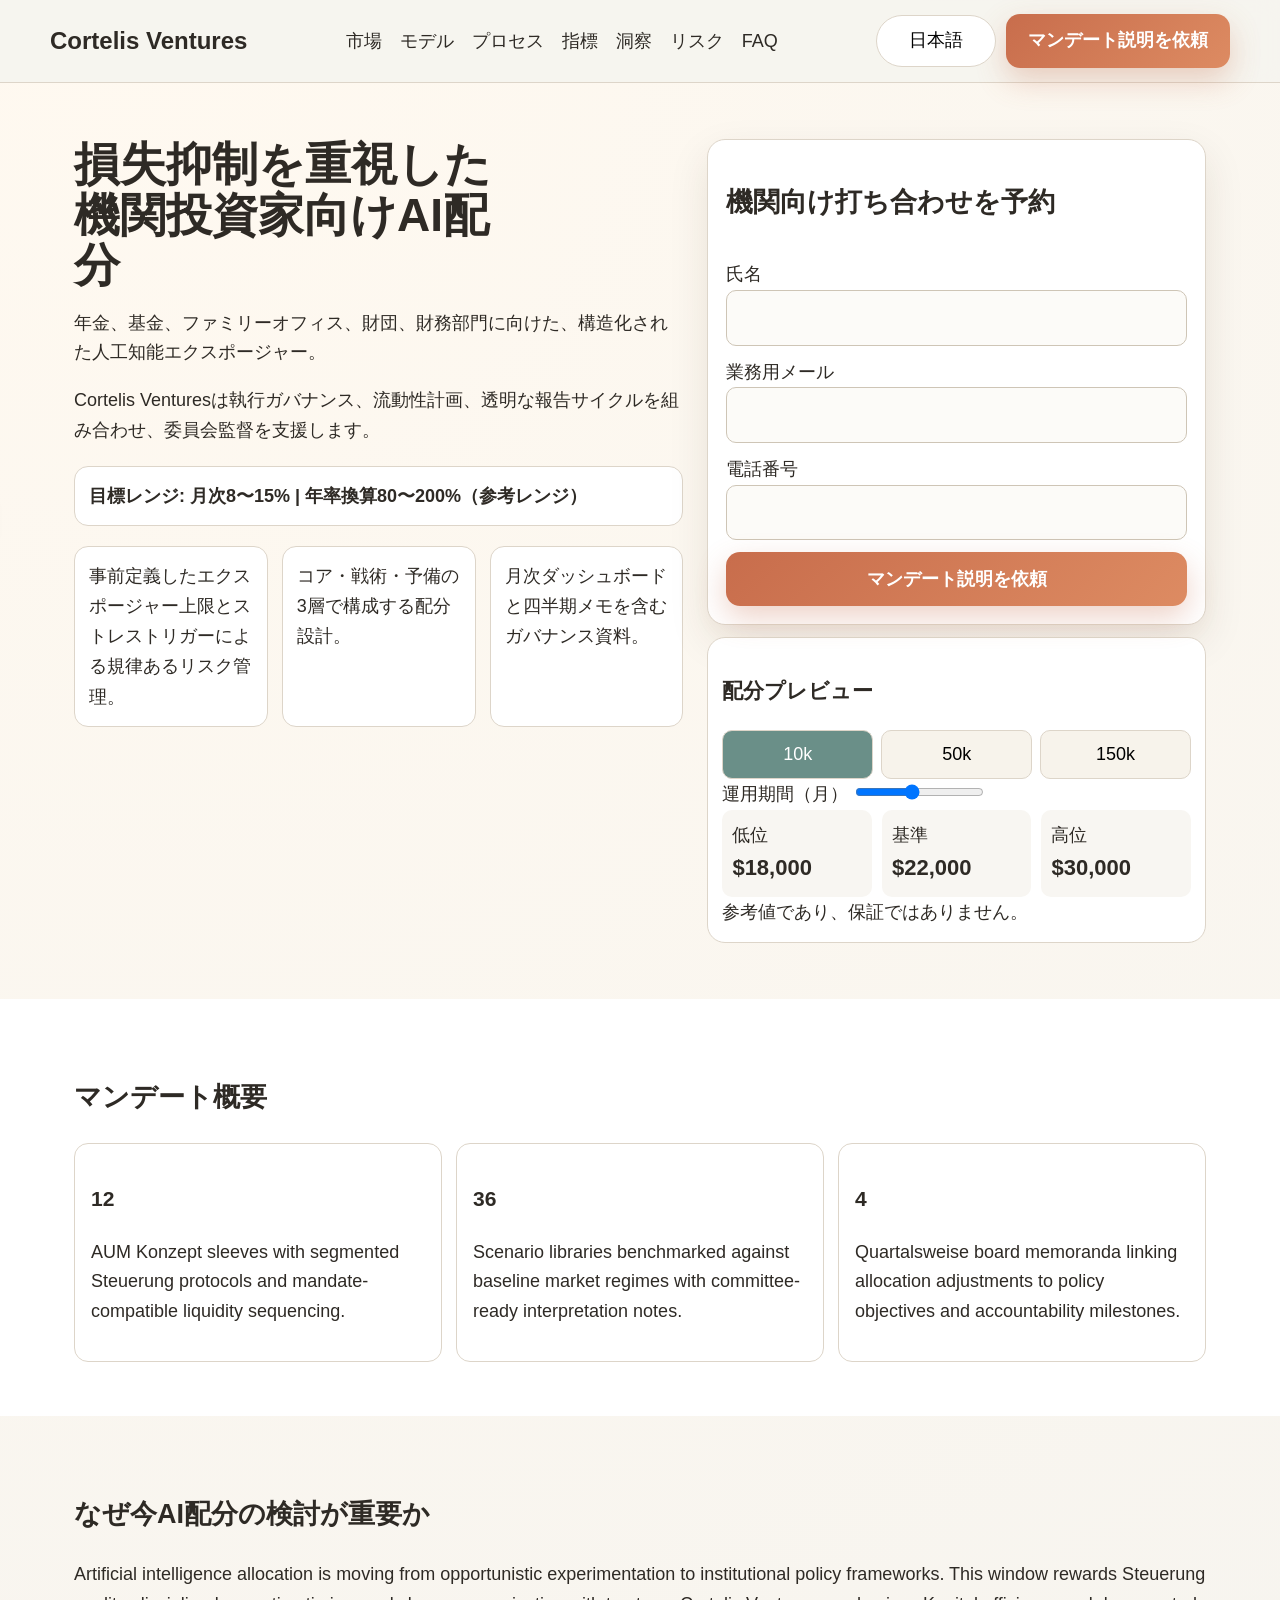
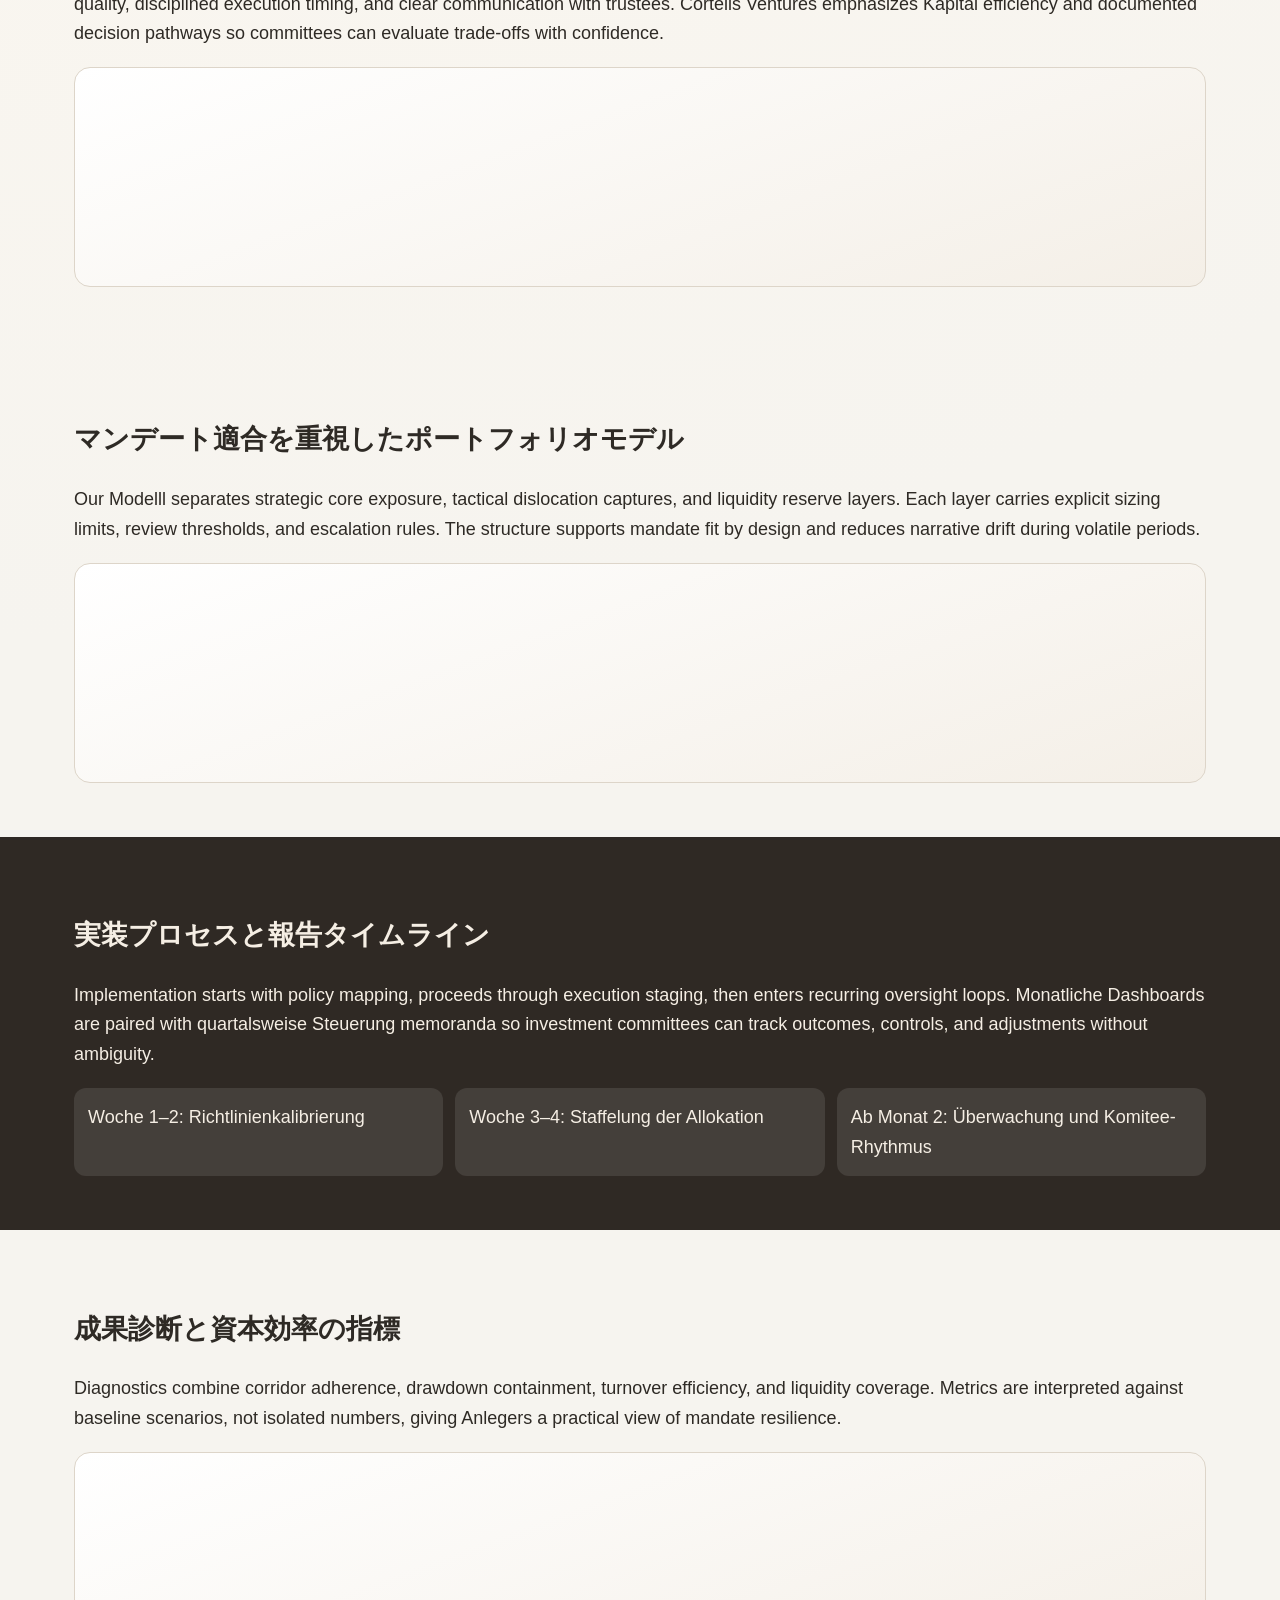
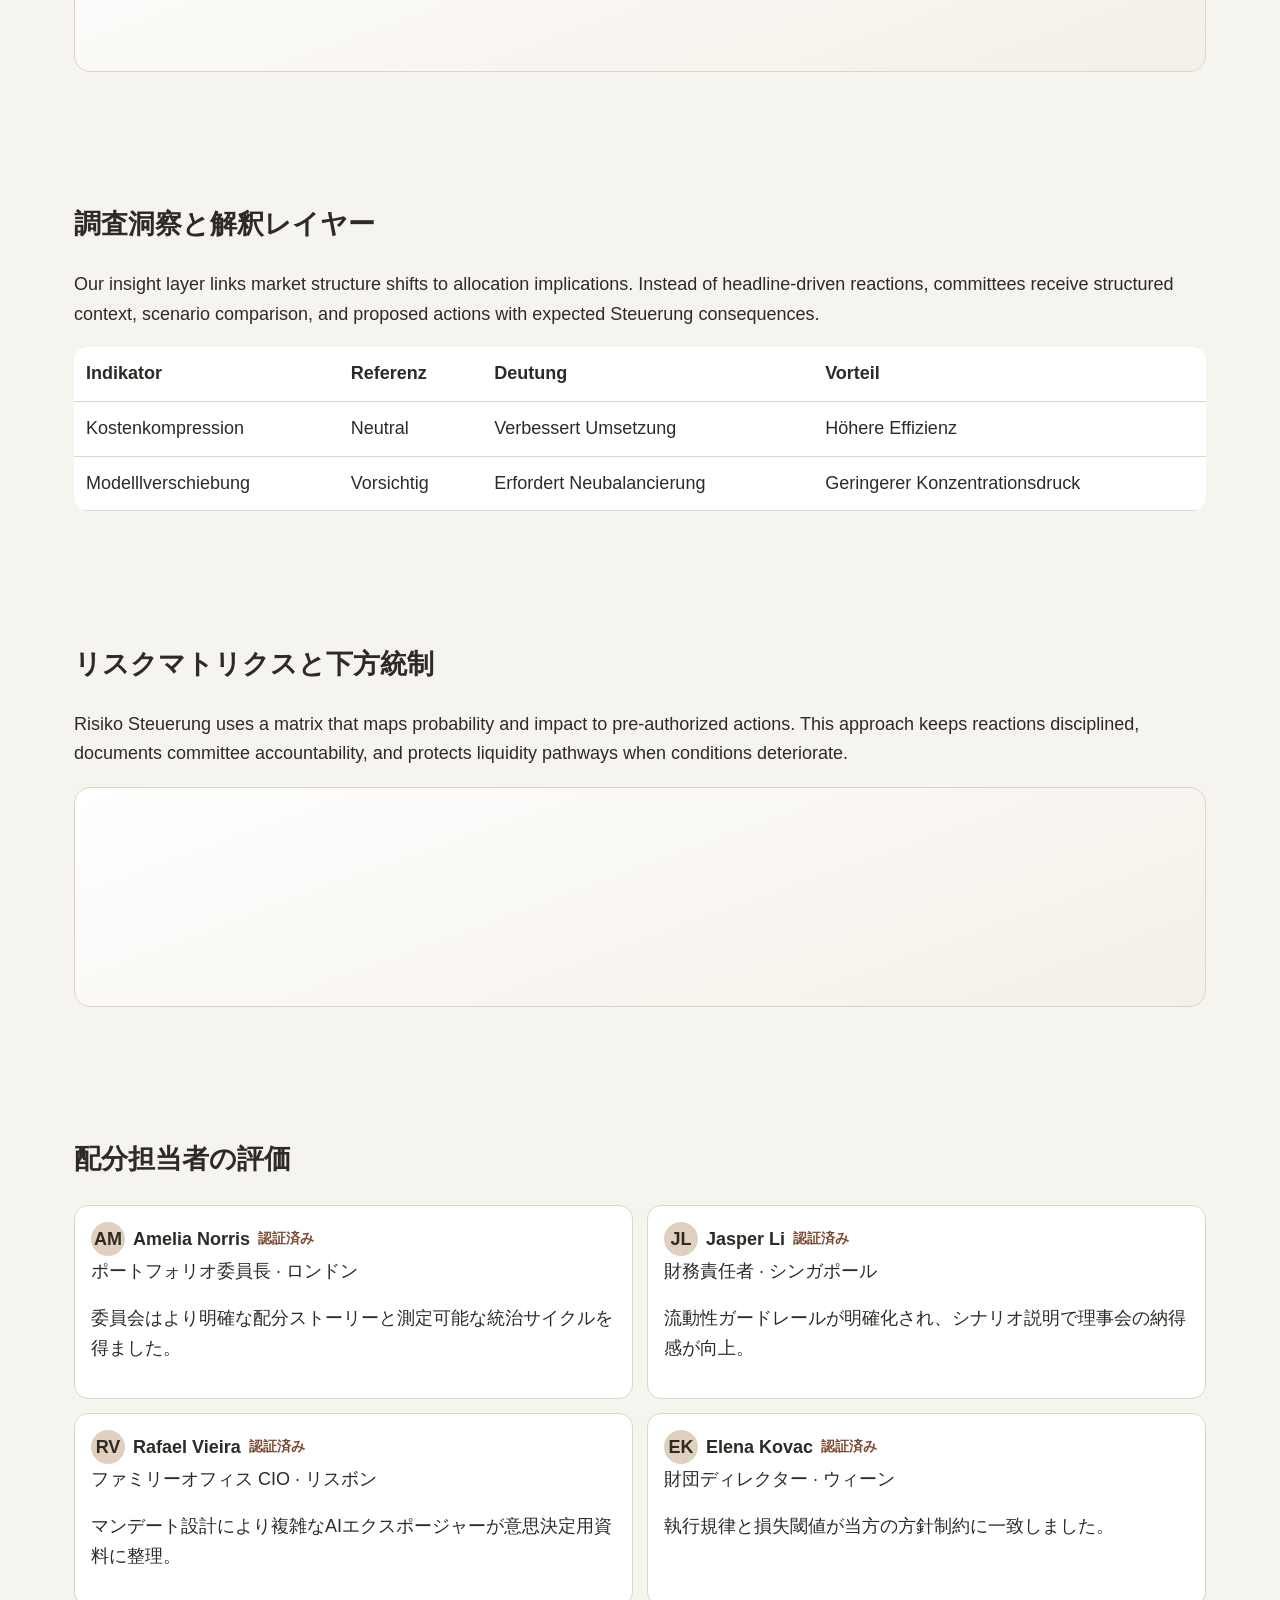
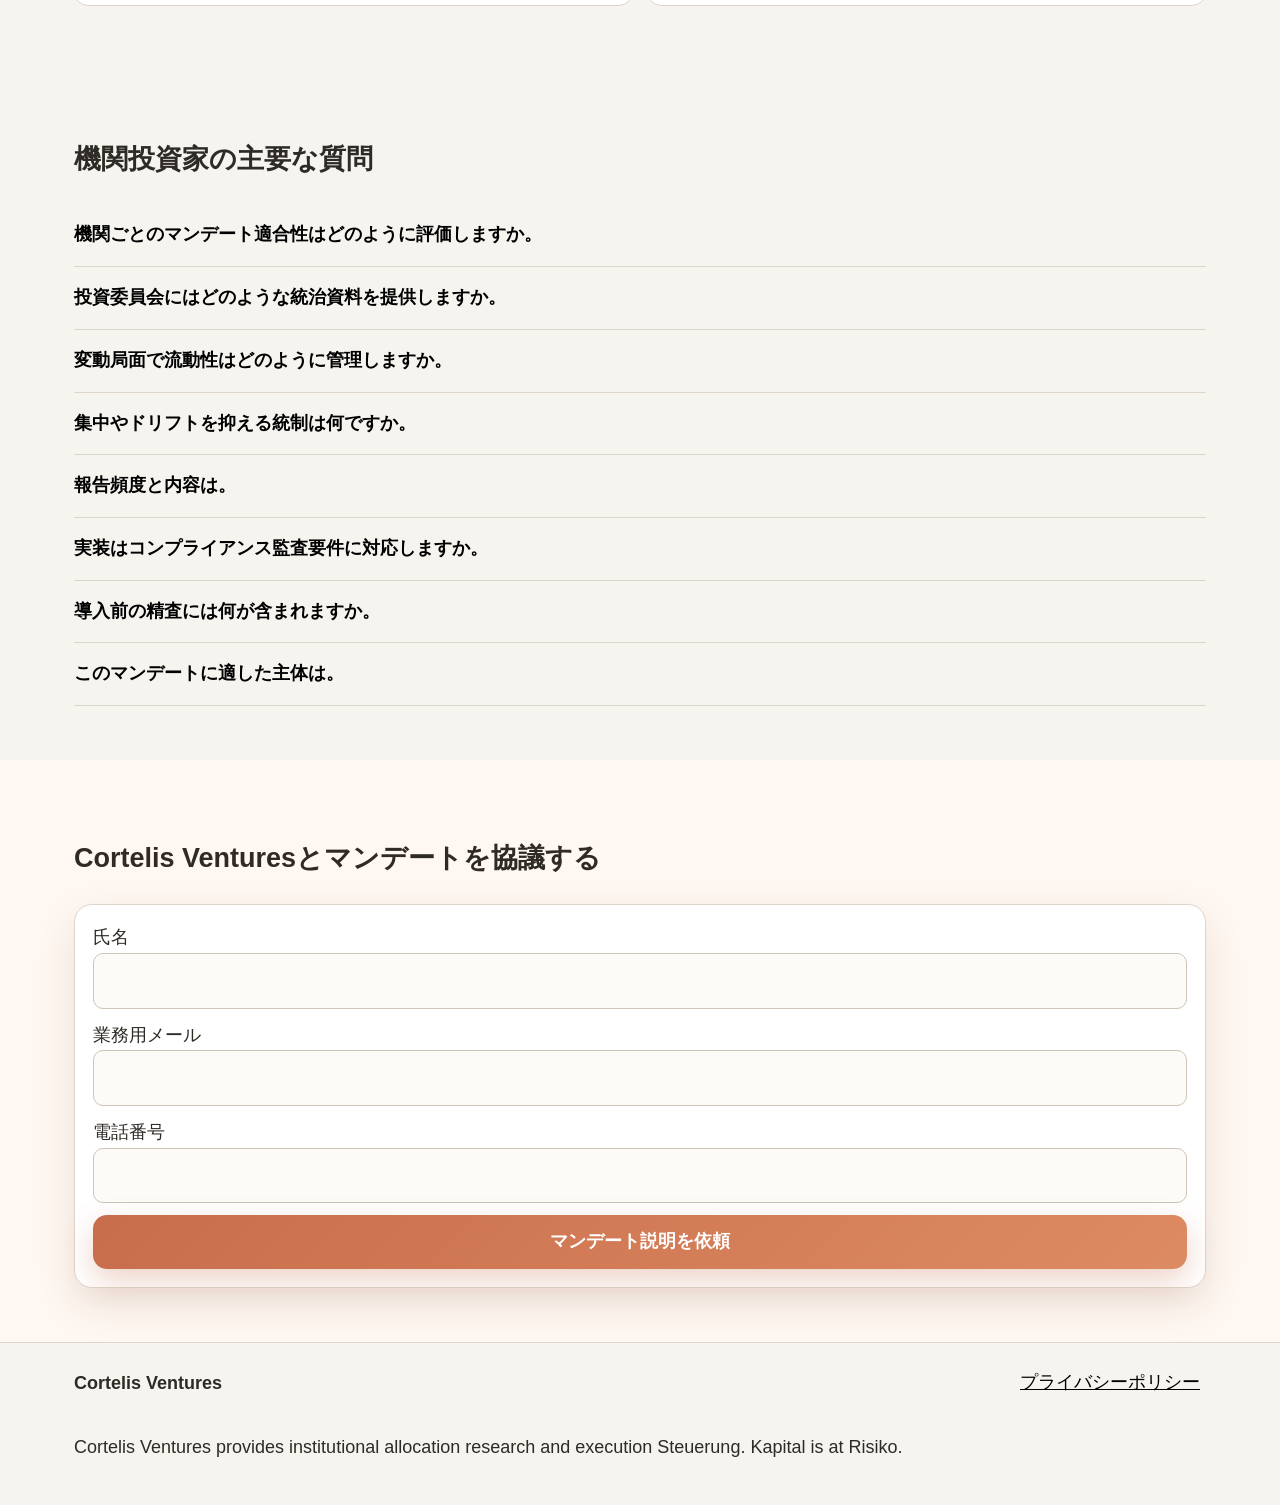
<file: jp/index.html>
<!doctype html>
<html lang="ja">
<head>
  <meta charset="UTF-8" />
  <meta name="viewport" content="width=device-width, initial-scale=1.0" />
  <title>Cortelis Ventures | 機関投資家向けAI投資戦略</title>
  <meta name="description" content="Cortelis Venturesは年金、基金、ファミリーオフィス、財団、財務部門に向けて、ガバナンス対応のAI投資配分を提供します。" />
  <link rel="canonical" href="https://cortelis.ventures/jp/index.html" />
  <link rel="alternate" hreflang="en" href="https://cortelis.ventures/index.html" />
  <link rel="alternate" hreflang="de" href="https://cortelis.ventures/de/index.html" />
  <link rel="alternate" hreflang="fr" href="https://cortelis.ventures/fr/index.html" />
  <link rel="alternate" hreflang="es" href="https://cortelis.ventures/es/index.html" />
  <link rel="alternate" hreflang="it" href="https://cortelis.ventures/it/index.html" />
  <link rel="alternate" hreflang="tr" href="https://cortelis.ventures/tr/index.html" />
  <link rel="alternate" hreflang="pt" href="https://cortelis.ventures/pt/index.html" />
  <link rel="alternate" hreflang="ja" href="https://cortelis.ventures/jp/index.html" />
  <link rel="alternate" hreflang="sk" href="https://cortelis.ventures/sk/index.html" />
  <link rel="alternate" hreflang="nl-BE" href="https://cortelis.ventures/be/index.html" />
  <meta property="og:title" content="Cortelis Ventures | 機関投資家向けAI投資戦略" />
  <meta property="og:description" content="Cortelis Venturesは年金、基金、ファミリーオフィス、財団、財務部門に向けて、ガバナンス対応のAI投資配分を提供します。" />
  <meta property="og:type" content="website" />
  <meta property="og:url" content="https://cortelis.ventures/jp/index.html" />
  <meta name="twitter:card" content="summary_large_image" />
  <meta name="twitter:title" content="Cortelis Ventures | 機関投資家向けAI投資戦略" />
  <meta name="twitter:description" content="Cortelis Venturesは年金、基金、ファミリーオフィス、財団、財務部門に向けて、ガバナンス対応のAI投資配分を提供します。" />
  <link rel="stylesheet" href="../assets/style.css" />
  <script defer src="../assets/app.js"></script>
</head>
<body>
<header class="site-header"><div class="container header-inner"><a class="brand" href="../index.html">Cortelis Ventures</a><nav class="desktop-nav"><a href="#sec-0">市場</a><a href="#sec-1">モデル</a><a href="#sec-2">プロセス</a><a href="#sec-3">指標</a><a href="#sec-4">洞察</a><a href="#sec-5">リスク</a><a href="#sec-6">FAQ</a></nav><div class="header-actions"><div class="lang-switcher"><button class="lang-active" aria-haspopup="true" aria-expanded="false">日本語</button><div class="lang-menu"><a href="../index.html" class="lang-option"><svg viewBox="0 0 60 40" aria-hidden="true"><rect width="60" height="40" fill="#012169"/><path d="M0 0l60 40M60 0L0 40" stroke="#fff" stroke-width="8"/><path d="M0 0l60 40M60 0L0 40" stroke="#C8102E" stroke-width="4"/><path d="M30 0v40M0 20h60" stroke="#fff" stroke-width="12"/><path d="M30 0v40M0 20h60" stroke="#C8102E" stroke-width="7"/></svg><span>English</span></a><a href="../de/index.html" class="lang-option"><svg viewBox="0 0 60 40"><rect width="60" height="13.3" y="0" fill="#000"/><rect width="60" height="13.3" y="13.3" fill="#DD0000"/><rect width="60" height="13.4" y="26.6" fill="#FFCE00"/></svg><span>Deutsch</span></a><a href="../fr/index.html" class="lang-option"><svg viewBox="0 0 60 40"><rect width="20" height="40" fill="#0055A4"/><rect x="20" width="20" height="40" fill="#fff"/><rect x="40" width="20" height="40" fill="#EF4135"/></svg><span>Français</span></a><a href="../es/index.html" class="lang-option"><svg viewBox="0 0 60 40"><rect width="60" height="40" fill="#AA151B"/><rect y="10" width="60" height="20" fill="#F1BF00"/></svg><span>Español</span></a><a href="../it/index.html" class="lang-option"><svg viewBox="0 0 60 40"><rect width="20" height="40" fill="#009246"/><rect x="20" width="20" height="40" fill="#fff"/><rect x="40" width="20" height="40" fill="#CE2B37"/></svg><span>Italiano</span></a><a href="../tr/index.html" class="lang-option"><svg viewBox="0 0 60 40"><rect width="60" height="40" fill="#E30A17"/><circle cx="24" cy="20" r="10" fill="#fff"/><circle cx="27" cy="20" r="8" fill="#E30A17"/><polygon points="35,20 43,16 43,24" fill="#fff"/></svg><span>Türkçe</span></a><a href="../pt/index.html" class="lang-option"><svg viewBox="0 0 60 40"><rect width="24" height="40" fill="#006600"/><rect x="24" width="36" height="40" fill="#FF0000"/><circle cx="24" cy="20" r="6" fill="#FFCC00"/></svg><span>Português</span></a><a href="../jp/index.html" class="lang-option"><svg viewBox="0 0 60 40"><rect width="60" height="40" fill="#fff"/><circle cx="30" cy="20" r="10" fill="#BC002D"/></svg><span>日本語</span></a><a href="../sk/index.html" class="lang-option"><svg viewBox="0 0 60 40"><rect width="60" height="13.3" fill="#fff"/><rect y="13.3" width="60" height="13.3" fill="#0B4EA2"/><rect y="26.6" width="60" height="13.4" fill="#EE1C25"/></svg><span>Slovenčina</span></a><a href="../be/index.html" class="lang-option"><svg viewBox="0 0 60 40"><rect width="60" height="40" fill="#000"/><path d="M0 0L60 40M60 0L0 40" stroke="#FFD90C" stroke-width="8"/><path d="M30 0v40M0 20h60" stroke="#FFD90C" stroke-width="10"/><path d="M0 0h60v40H0z" fill="none" stroke="#ED2939" stroke-width="10"/><path d="M0 10h60M0 30h60" stroke="#fff" stroke-width="10"/></svg><span>Nederlands</span></a></div></div><a class="btn btn-primary" href="#form-final">マンデート説明を依頼</a><button class="burger" aria-label="menu" aria-expanded="false"><span></span><span></span><span></span></button></div></div></header>
<aside class="mobile-drawer" aria-hidden="true"><button class="drawer-close" aria-label="close">✕</button><nav><a href="#sec-0">市場</a><a href="#sec-1">モデル</a><a href="#sec-2">プロセス</a><a href="#sec-3">指標</a><a href="#sec-4">洞察</a><a href="#sec-5">リスク</a><a href="#sec-6">FAQ</a><div class="drawer-lang">
<a href="../index.html">English</a>
<a href="../de/index.html">Deutsch</a>
<a href="../fr/index.html">Français</a>
<a href="../es/index.html">Español</a>
<a href="../it/index.html">Italiano</a>
<a href="../tr/index.html">Türkçe</a>
<a href="../pt/index.html">Português</a>
<a href="../jp/index.html">日本語</a>
<a href="../sk/index.html">Slovenčina</a>
<a href="../be/index.html">Nederlands</a>
</div><a class="btn btn-primary" href="#form-final">マンデート説明を依頼</a></nav></aside><div class="backdrop"></div>
<main>
<section class="hero"><div class="container hero-grid"><div><h1>損失抑制を重視した機関投資家向けAI配分</h1><p>年金、基金、ファミリーオフィス、財団、財務部門に向けた、構造化された人工知能エクスポージャー。</p><p>Cortelis Venturesは執行ガバナンス、流動性計画、透明な報告サイクルを組み合わせ、委員会監督を支援します。</p><div class="corridor">目標レンジ: 月次8〜15% | 年率換算80〜200%（参考レンジ）</div><div class="hero-cards"><article>事前定義したエクスポージャー上限とストレストリガーによる規律あるリスク管理。</article><article>コア・戦術・予備の3層で構成する配分設計。</article><article>月次ダッシュボードと四半期メモを含むガバナンス資料。</article></div></div><div><form class="lead-form" id="form-hero"><h2>機関向け打ち合わせを予約</h2><label>氏名<input type="text" required></label><label>業務用メール<input type="email" required></label><label>電話番号<input type="tel" required></label><button class="btn btn-primary" type="submit">マンデート説明を依頼</button></form><div class="calculator" data-calc><h3>配分プレビュー</h3><div class="seg"><button class="seg-btn active" data-amt="10000">10k</button><button class="seg-btn" data-amt="50000">50k</button><button class="seg-btn" data-amt="150000">150k</button></div><label>運用期間（月） <input type="range" min="3" max="24" value="12" class="months"></label><div class="calc-out"><div><span>低位</span><strong data-low>0</strong></div><div><span>基準</span><strong data-base>0</strong></div><div><span>高位</span><strong data-high>0</strong></div></div><small>参考値であり、保証ではありません。</small></div></div></div></section>
<section class="kpi" id="sec-0"><div class="container"><h2>マンデート概要</h2><div class="kpi-grid"><article><h3>12</h3><p>AUM Konzept sleeves with segmented Steuerung protocols and mandate-compatible liquidity sequencing.</p></article><article><h3>36</h3><p>Scenario libraries benchmarked against baseline market regimes with committee-ready interpretation notes.</p></article><article><h3>4</h3><p>Quartalsweise board memoranda linking allocation adjustments to policy objectives and accountability milestones.</p></article></div></div></section>
<section id="sec-1" class="light"><div class="container"><h2>なぜ今AI配分の検討が重要か</h2><p>Artificial intelligence allocation is moving from opportunistic experimentation to institutional policy frameworks. This window rewards Steuerung quality, disciplined execution timing, and clear communication with trustees. Cortelis Ventures emphasizes Kapital efficiency and documented decision pathways so committees can evaluate trade-offs with confidence.</p><div class="visual panel-a"></div></div></section>
<section id="sec-2" class="light"><div class="container"><h2>マンデート適合を重視したポートフォリオモデル</h2><p>Our Modelll separates strategic core exposure, tactical dislocation captures, and liquidity reserve layers. Each layer carries explicit sizing limits, review thresholds, and escalation rules. The structure supports mandate fit by design and reduces narrative drift during volatile periods.</p><div class="visual panel-b"></div></div></section>
<section id="sec-3" class="dark"><div class="container"><h2>実装プロセスと報告タイムライン</h2><p>Implementation starts with policy mapping, proceeds through execution staging, then enters recurring oversight loops. Monatliche Dashboards are paired with quartalsweise Steuerung memoranda so investment committees can track outcomes, controls, and adjustments without ambiguity.</p><div class="timeline"><div>Woche 1–2: Richtlinienkalibrierung</div><div>Woche 3–4: Staffelung der Allokation</div><div>Ab Monat 2: Überwachung und Komitee-Rhythmus</div></div></div></section>
<section id="sec-4" class="light"><div class="container"><h2>成果診断と資本効率の指標</h2><p>Diagnostics combine corridor adherence, drawdown containment, turnover efficiency, and liquidity coverage. Metrics are interpreted against baseline scenarios, not isolated numbers, giving Anlegers a practical view of mandate resilience.</p><div class="visual panel-c"></div></div></section>
<section id="sec-5" class="light"><div class="container"><h2>調査洞察と解釈レイヤー</h2><p>Our insight layer links market structure shifts to allocation implications. Instead of headline-driven reactions, committees receive structured context, scenario comparison, and proposed actions with expected Steuerung consequences.</p><div class="table-wrap"><table><tr><th>Indikator</th><th>Referenz</th><th>Deutung</th><th>Vorteil</th></tr><tr><td>Kostenkompression</td><td>Neutral</td><td>Verbessert Umsetzung</td><td>Höhere Effizienz</td></tr><tr><td>Modelllverschiebung</td><td>Vorsichtig</td><td>Erfordert Neubalancierung</td><td>Geringerer Konzentrationsdruck</td></tr></table></div></div></section>
<section id="sec-6" class="light"><div class="container"><h2>リスクマトリクスと下方統制</h2><p>Risiko Steuerung uses a matrix that maps probability and impact to pre-authorized actions. This approach keeps reactions disciplined, documents committee accountability, and protects liquidity pathways when conditions deteriorate.</p><div class="visual panel-d"></div></div></section>
<section class="reviews" id="sec-7"><div class="container"><h2>配分担当者の評価</h2><div class="review-grid"><article class="review-card"><div class="review-head"><span class="avatar">AM</span><strong>Amelia Norris</strong><span class="badge">認証済み</span></div><div class="review-sub">ポートフォリオ委員長 · ロンドン</div><p>委員会はより明確な配分ストーリーと測定可能な統治サイクルを得ました。</p></article><article class="review-card"><div class="review-head"><span class="avatar">JL</span><strong>Jasper Li</strong><span class="badge">認証済み</span></div><div class="review-sub">財務責任者 · シンガポール</div><p>流動性ガードレールが明確化され、シナリオ説明で理事会の納得感が向上。</p></article><article class="review-card"><div class="review-head"><span class="avatar">RV</span><strong>Rafael Vieira</strong><span class="badge">認証済み</span></div><div class="review-sub">ファミリーオフィス CIO · リスボン</div><p>マンデート設計により複雑なAIエクスポージャーが意思決定用資料に整理。</p></article><article class="review-card"><div class="review-head"><span class="avatar">EK</span><strong>Elena Kovac</strong><span class="badge">認証済み</span></div><div class="review-sub">財団ディレクター · ウィーン</div><p>執行規律と損失閾値が当方の方針制約に一致しました。</p></article></div></div></section>
<section class="faq-sec" id="sec-8"><div class="container"><h2>機関投資家の主要な質問</h2><div class="faq-item"><button class="faq-question" aria-expanded="false">機関ごとのマンデート適合性はどのように評価しますか。</button><div class="faq-answer"><p>方針制約、支出特性、流動性ウィンドウ、委員会の許容度を整理したうえで配分案を提示します。</p></div></div><div class="faq-item"><button class="faq-question" aria-expanded="false">投資委員会にはどのような統治資料を提供しますか。</button><div class="faq-answer"><p>各サイクルで要約、エクスポージャーマップ、シナリオ解釈、責任付きアクション記録を提出します。</p></div></div><div class="faq-item"><button class="faq-question" aria-expanded="false">変動局面で流動性はどのように管理しますか。</button><div class="faq-answer"><p>予備バケットと段階的執行枠を事前設定し、拠出や払い出し需要を運用上カバーします。</p></div></div><div class="faq-item"><button class="faq-question" aria-expanded="false">集中やドリフトを抑える統制は何ですか。</button><div class="faq-answer"><p>エクスポージャー上限、テーマ別上限、ルール型リバランスを継続監視します。</p></div></div><div class="faq-item"><button class="faq-question" aria-expanded="false">報告頻度と内容は。</button><div class="faq-answer"><p>月次で配分状態とシナリオ結果、四半期で統治判断とマンデート適合の要点をまとめます。</p></div></div><div class="faq-item"><button class="faq-question" aria-expanded="false">実装はコンプライアンス監査要件に対応しますか。</button><div class="faq-answer"><p>はい。統制ログ、意思決定記録、手法メモを監査対応形式で整備します。</p></div></div><div class="faq-item"><button class="faq-question" aria-expanded="false">導入前の精査には何が含まれますか。</button><div class="faq-answer"><p>運用構造、データ系譜、保管経路、監督手順を法務・リスク関係者と検証します。</p></div></div><div class="faq-item"><button class="faq-question" aria-expanded="false">このマンデートに適した主体は。</button><div class="faq-answer"><p>透明な監督と資本効率を重視し、規律あるAI配分を求める機関に適しています。</p></div></div></div></section>
<section class="final-cta" id="form-final"><div class="container"><h2>Cortelis Venturesとマンデートを協議する</h2><form class="lead-form"><label>氏名<input type="text" required></label><label>業務用メール<input type="email" required></label><label>電話番号<input type="tel" required></label><button class="btn btn-primary" type="submit">マンデート説明を依頼</button></form></div></section>
</main>
<footer><div class="container footer-inner"><strong>Cortelis Ventures</strong><button class="privacy-open" type="button">プライバシーポリシー</button><p>Cortelis Ventures provides institutional allocation research and execution Steuerung. Kapital is at Risiko.</p></div></footer>
<div class="modal" aria-hidden="true"><div class="modal-card" role="dialog" aria-modal="true"><button class="modal-x" aria-label="x">✕</button><h2>プライバシーポリシー</h2><div class="modal-scroll"><h3>Einleitung</h3><p>Cortelis Ventures handles information for institutional engagement, Steuerung communication, and service delivery transparency.</p><h3>Datenerhebung</h3><p>We collect submitted contact information, interaction logs, and operational records required to respond to mandate inquiries.</p><h3>Rechtsgrundlage</h3><p>Ablaufing relies on legitimate business interest, contractual preparation, and applicable compliance obligations.</p><h3>Cookies</h3><p>Essential cookies support navigation state and accessibility controls. No external tracking scripts are loaded by default.</p><h3>Aufbewahrung</h3><p>Records are retained according to regulatory timelines, contractual requirements, and internal Steuerung policy schedules.</p><h3>Drittweitergabe</h3><p>Data may be shared with vetted service providers supporting hosting, security, and regulated operational functions.</p><h3>Sicherheit</h3><p>Administrative, technical, and procedural safeguards are applied to protect confidentiality and integrity of records.</p><h3>Nutzerrechte</h3><p>Eligible parties may request access, correction, deletion, or restriction according to applicable jurisdictional law.</p><h3>Internationale Übermittlungen</h3><p>Cross-border transfer mechanisms include contractual safeguards and Risiko assessments aligned with legal frameworks.</p><h3>Branchenspezifische Risikohinweise</h3><p>AI-related markets can be volatile and policy-sensitive. Allocation decisions should be reviewed with qualified advisors.</p><h3>Kontakt</h3><p>Kontakt: compliance@cortelis.ventures</p></div><div class="modal-foot"><button class="btn btn-secondary modal-close">閉じる</button></div></div></div>
<script type="application/ld+json">{"@context": "https://schema.org", "@graph": [{"@type": "Organization", "name": "Cortelis Ventures", "url": "https://cortelis.ventures"}, {"@type": "WebSite", "name": "Cortelis Ventures", "url": "https://cortelis.ventures"}, {"@type": "FAQPage", "mainEntity": [{"@type": "Question", "name": "\u6a5f\u95a2\u3054\u3068\u306e\u30de\u30f3\u30c7\u30fc\u30c8\u9069\u5408\u6027\u306f\u3069\u306e\u3088\u3046\u306b\u8a55\u4fa1\u3057\u307e\u3059\u304b\u3002", "acceptedAnswer": {"@type": "Answer", "text": "\u65b9\u91dd\u5236\u7d04\u3001\u652f\u51fa\u7279\u6027\u3001\u6d41\u52d5\u6027\u30a6\u30a3\u30f3\u30c9\u30a6\u3001\u59d4\u54e1\u4f1a\u306e\u8a31\u5bb9\u5ea6\u3092\u6574\u7406\u3057\u305f\u3046\u3048\u3067\u914d\u5206\u6848\u3092\u63d0\u793a\u3057\u307e\u3059\u3002"}}, {"@type": "Question", "name": "\u6295\u8cc7\u59d4\u54e1\u4f1a\u306b\u306f\u3069\u306e\u3088\u3046\u306a\u7d71\u6cbb\u8cc7\u6599\u3092\u63d0\u4f9b\u3057\u307e\u3059\u304b\u3002", "acceptedAnswer": {"@type": "Answer", "text": "\u5404\u30b5\u30a4\u30af\u30eb\u3067\u8981\u7d04\u3001\u30a8\u30af\u30b9\u30dd\u30fc\u30b8\u30e3\u30fc\u30de\u30c3\u30d7\u3001\u30b7\u30ca\u30ea\u30aa\u89e3\u91c8\u3001\u8cac\u4efb\u4ed8\u304d\u30a2\u30af\u30b7\u30e7\u30f3\u8a18\u9332\u3092\u63d0\u51fa\u3057\u307e\u3059\u3002"}}]}, {"@type": "Review", "author": {"@type": "Person", "name": "Amelia Norris"}, "reviewBody": "\u59d4\u54e1\u4f1a\u306f\u3088\u308a\u660e\u78ba\u306a\u914d\u5206\u30b9\u30c8\u30fc\u30ea\u30fc\u3068\u6e2c\u5b9a\u53ef\u80fd\u306a\u7d71\u6cbb\u30b5\u30a4\u30af\u30eb\u3092\u5f97\u307e\u3057\u305f\u3002", "reviewRating": {"@type": "Rating", "ratingValue": "5"}}]}</script>
</body></html>
</file>
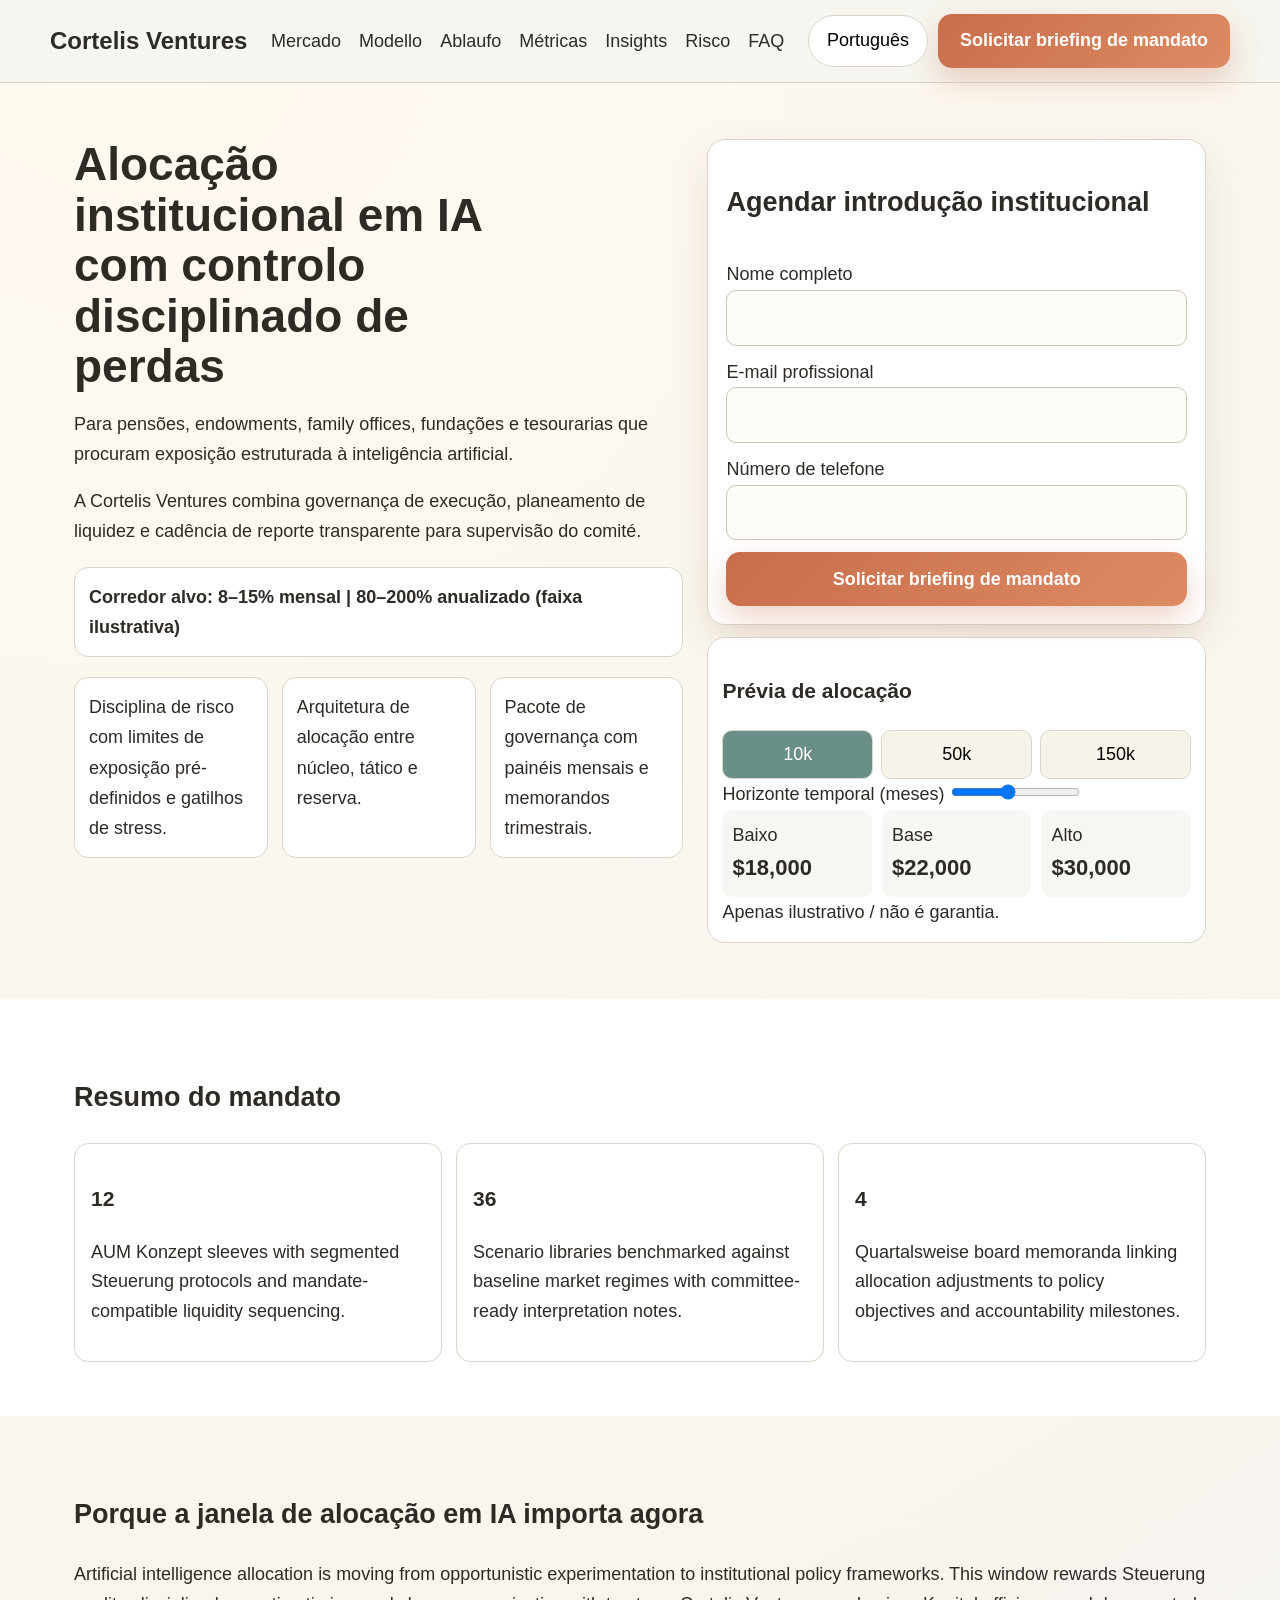
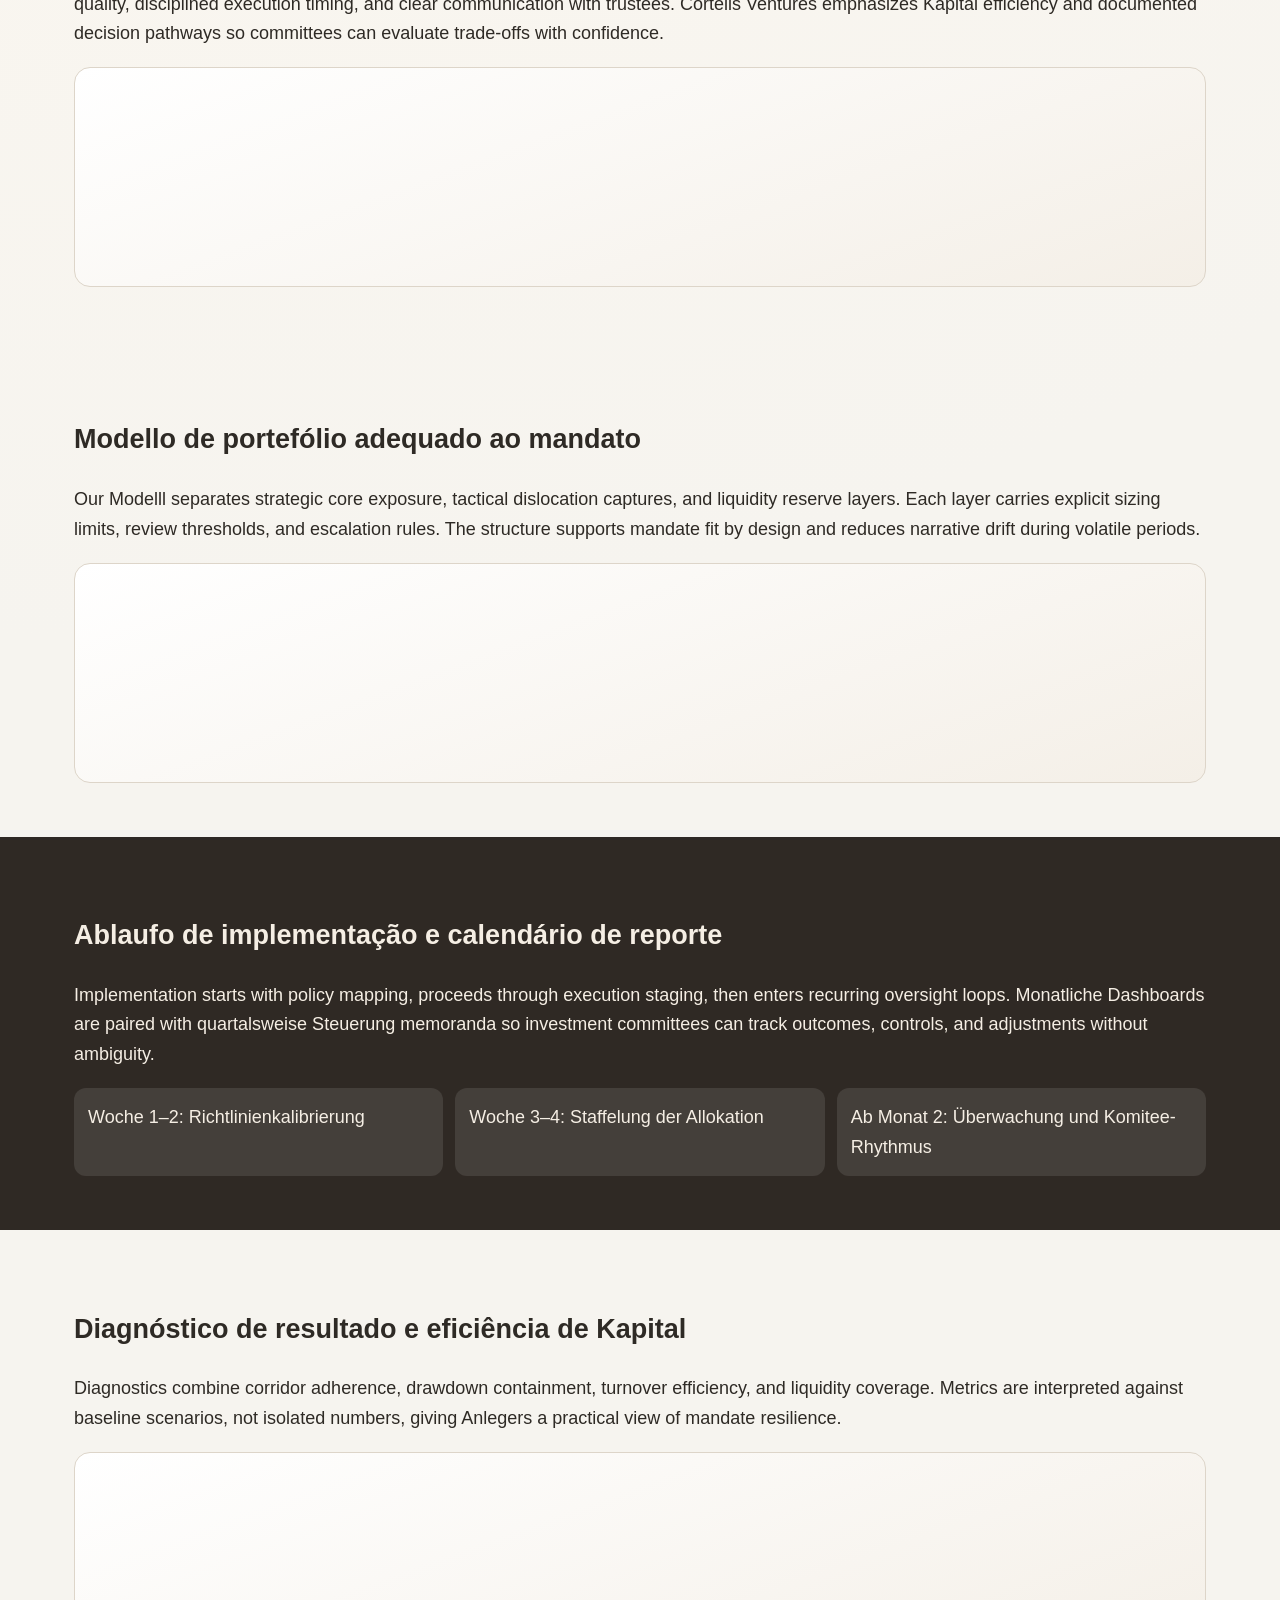
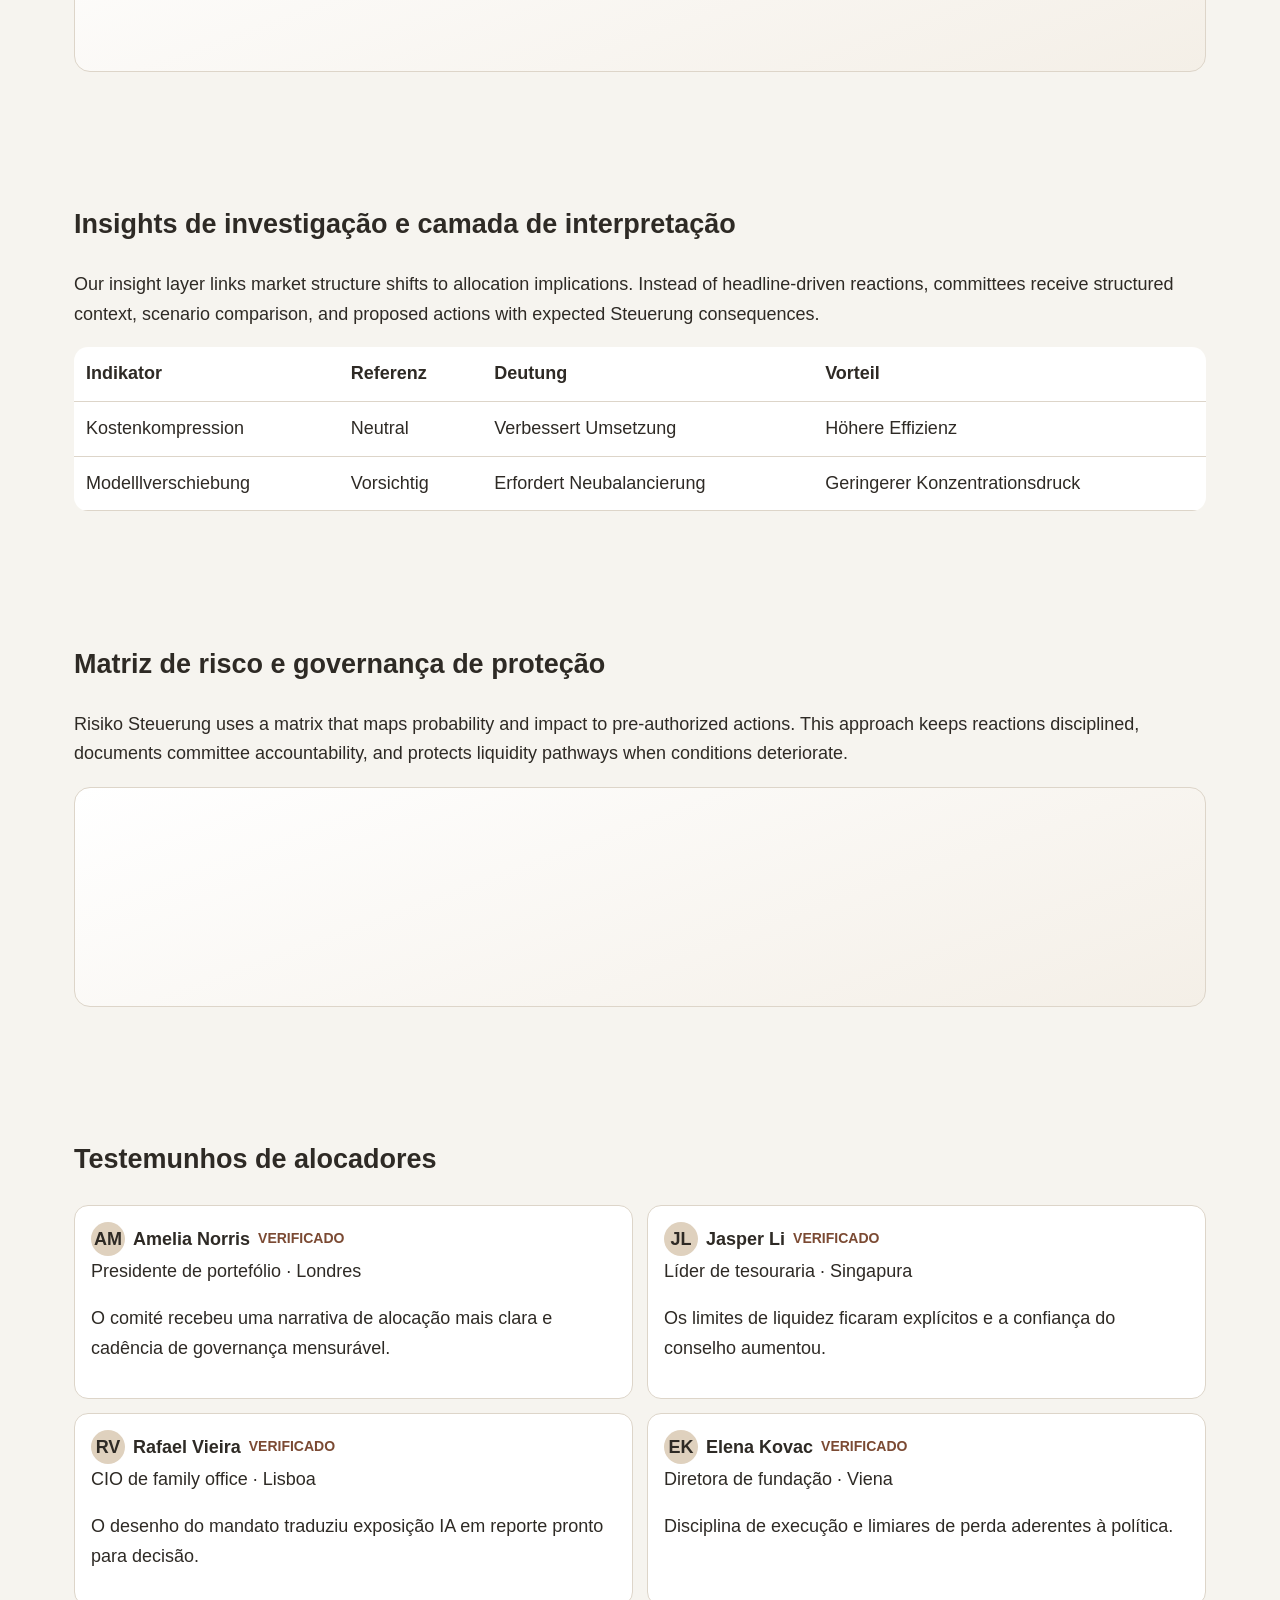
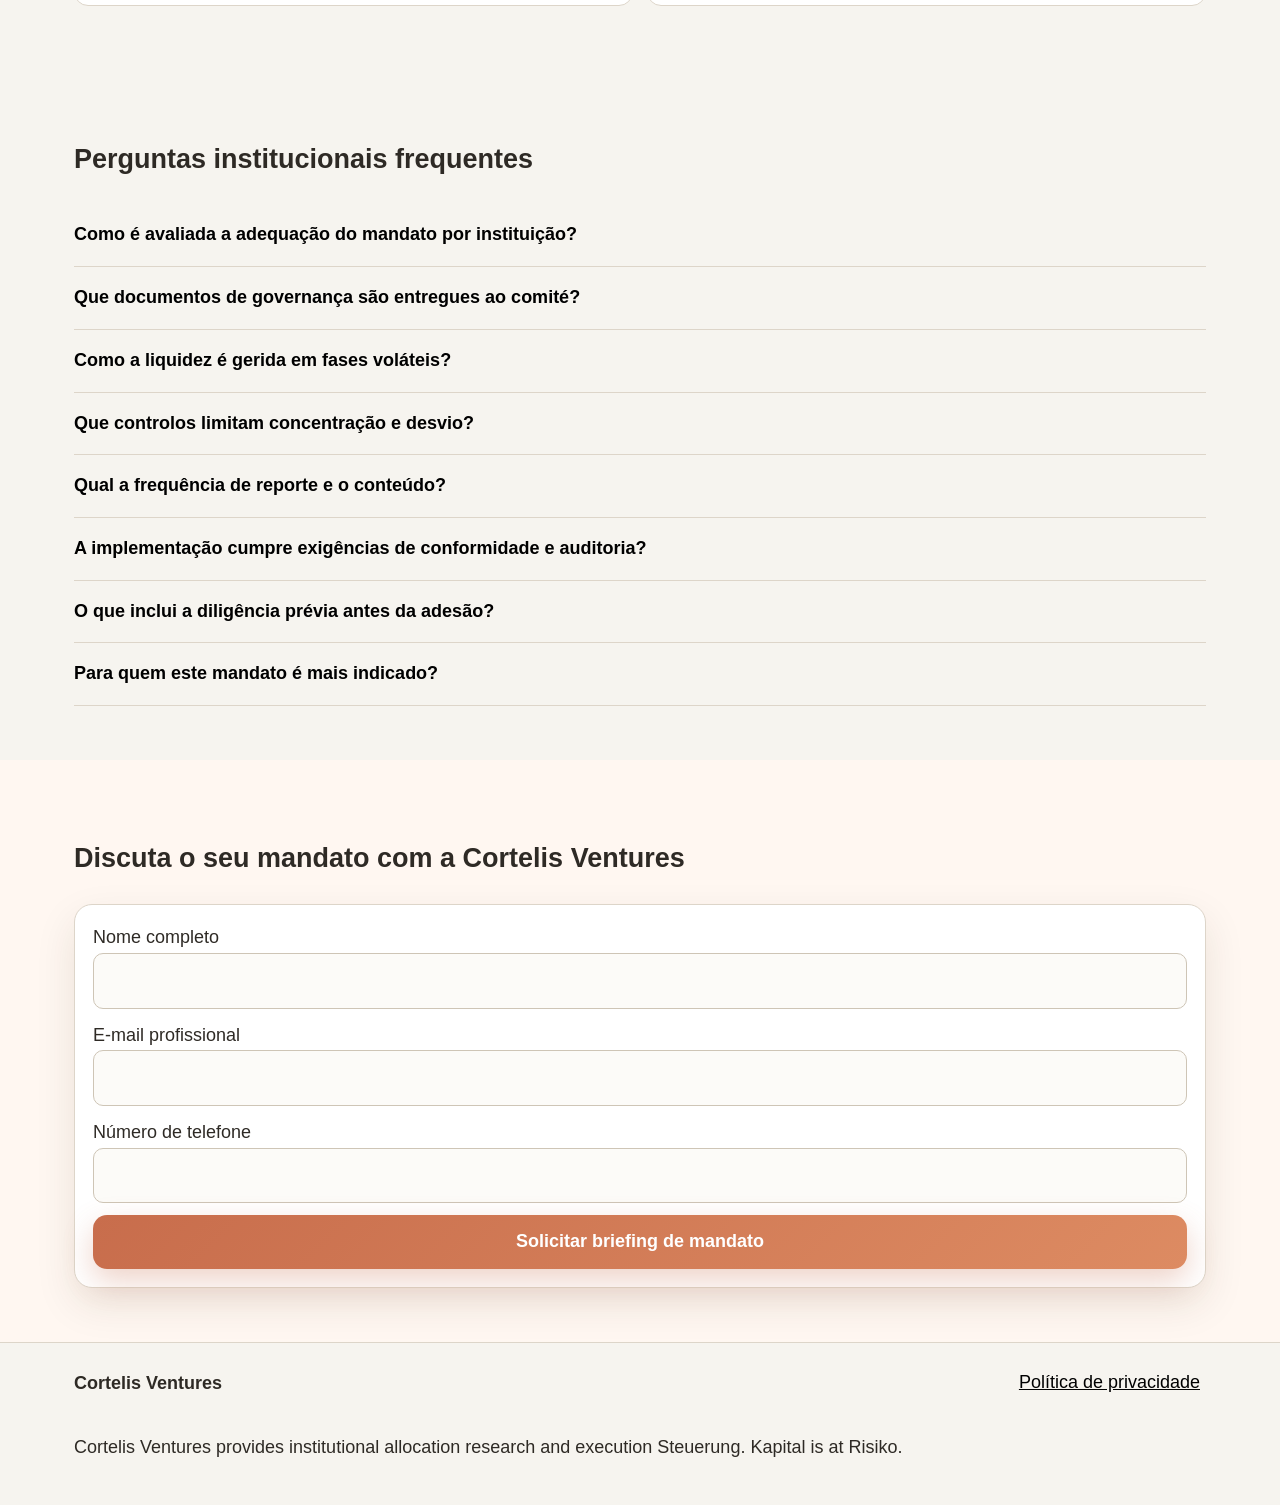
<file: pt/index.html>
<!doctype html>
<html lang="pt">
<head>
  <meta charset="UTF-8" />
  <meta name="viewport" content="width=device-width, initial-scale=1.0" />
  <title>Cortelis Ventures | Estratégia institucional de investimento em IA</title>
  <meta name="description" content="A Cortelis Ventures oferece exposição em IA pronta para governança para pensões, endowments, family offices, fundações e tesourarias." />
  <link rel="canonical" href="https://cortelis.ventures/pt/index.html" />
  <link rel="alternate" hreflang="en" href="https://cortelis.ventures/index.html" />
  <link rel="alternate" hreflang="de" href="https://cortelis.ventures/de/index.html" />
  <link rel="alternate" hreflang="fr" href="https://cortelis.ventures/fr/index.html" />
  <link rel="alternate" hreflang="es" href="https://cortelis.ventures/es/index.html" />
  <link rel="alternate" hreflang="it" href="https://cortelis.ventures/it/index.html" />
  <link rel="alternate" hreflang="tr" href="https://cortelis.ventures/tr/index.html" />
  <link rel="alternate" hreflang="pt" href="https://cortelis.ventures/pt/index.html" />
  <link rel="alternate" hreflang="ja" href="https://cortelis.ventures/jp/index.html" />
  <link rel="alternate" hreflang="sk" href="https://cortelis.ventures/sk/index.html" />
  <link rel="alternate" hreflang="nl-BE" href="https://cortelis.ventures/be/index.html" />
  <meta property="og:title" content="Cortelis Ventures | Estratégia institucional de investimento em IA" />
  <meta property="og:description" content="A Cortelis Ventures oferece exposição em IA pronta para governança para pensões, endowments, family offices, fundações e tesourarias." />
  <meta property="og:type" content="website" />
  <meta property="og:url" content="https://cortelis.ventures/pt/index.html" />
  <meta name="twitter:card" content="summary_large_image" />
  <meta name="twitter:title" content="Cortelis Ventures | Estratégia institucional de investimento em IA" />
  <meta name="twitter:description" content="A Cortelis Ventures oferece exposição em IA pronta para governança para pensões, endowments, family offices, fundações e tesourarias." />
  <link rel="stylesheet" href="../assets/style.css" />
  <script defer src="../assets/app.js"></script>
</head>
<body>
<header class="site-header"><div class="container header-inner"><a class="brand" href="../index.html">Cortelis Ventures</a><nav class="desktop-nav"><a href="#sec-0">Mercado</a><a href="#sec-1">Modello</a><a href="#sec-2">Ablaufo</a><a href="#sec-3">Métricas</a><a href="#sec-4">Insights</a><a href="#sec-5">Risco</a><a href="#sec-6">FAQ</a></nav><div class="header-actions"><div class="lang-switcher"><button class="lang-active" aria-haspopup="true" aria-expanded="false">Português</button><div class="lang-menu"><a href="../index.html" class="lang-option"><svg viewBox="0 0 60 40" aria-hidden="true"><rect width="60" height="40" fill="#012169"/><path d="M0 0l60 40M60 0L0 40" stroke="#fff" stroke-width="8"/><path d="M0 0l60 40M60 0L0 40" stroke="#C8102E" stroke-width="4"/><path d="M30 0v40M0 20h60" stroke="#fff" stroke-width="12"/><path d="M30 0v40M0 20h60" stroke="#C8102E" stroke-width="7"/></svg><span>English</span></a><a href="../de/index.html" class="lang-option"><svg viewBox="0 0 60 40"><rect width="60" height="13.3" y="0" fill="#000"/><rect width="60" height="13.3" y="13.3" fill="#DD0000"/><rect width="60" height="13.4" y="26.6" fill="#FFCE00"/></svg><span>Deutsch</span></a><a href="../fr/index.html" class="lang-option"><svg viewBox="0 0 60 40"><rect width="20" height="40" fill="#0055A4"/><rect x="20" width="20" height="40" fill="#fff"/><rect x="40" width="20" height="40" fill="#EF4135"/></svg><span>Français</span></a><a href="../es/index.html" class="lang-option"><svg viewBox="0 0 60 40"><rect width="60" height="40" fill="#AA151B"/><rect y="10" width="60" height="20" fill="#F1BF00"/></svg><span>Español</span></a><a href="../it/index.html" class="lang-option"><svg viewBox="0 0 60 40"><rect width="20" height="40" fill="#009246"/><rect x="20" width="20" height="40" fill="#fff"/><rect x="40" width="20" height="40" fill="#CE2B37"/></svg><span>Italiano</span></a><a href="../tr/index.html" class="lang-option"><svg viewBox="0 0 60 40"><rect width="60" height="40" fill="#E30A17"/><circle cx="24" cy="20" r="10" fill="#fff"/><circle cx="27" cy="20" r="8" fill="#E30A17"/><polygon points="35,20 43,16 43,24" fill="#fff"/></svg><span>Türkçe</span></a><a href="../pt/index.html" class="lang-option"><svg viewBox="0 0 60 40"><rect width="24" height="40" fill="#006600"/><rect x="24" width="36" height="40" fill="#FF0000"/><circle cx="24" cy="20" r="6" fill="#FFCC00"/></svg><span>Português</span></a><a href="../jp/index.html" class="lang-option"><svg viewBox="0 0 60 40"><rect width="60" height="40" fill="#fff"/><circle cx="30" cy="20" r="10" fill="#BC002D"/></svg><span>日本語</span></a><a href="../sk/index.html" class="lang-option"><svg viewBox="0 0 60 40"><rect width="60" height="13.3" fill="#fff"/><rect y="13.3" width="60" height="13.3" fill="#0B4EA2"/><rect y="26.6" width="60" height="13.4" fill="#EE1C25"/></svg><span>Slovenčina</span></a><a href="../be/index.html" class="lang-option"><svg viewBox="0 0 60 40"><rect width="60" height="40" fill="#000"/><path d="M0 0L60 40M60 0L0 40" stroke="#FFD90C" stroke-width="8"/><path d="M30 0v40M0 20h60" stroke="#FFD90C" stroke-width="10"/><path d="M0 0h60v40H0z" fill="none" stroke="#ED2939" stroke-width="10"/><path d="M0 10h60M0 30h60" stroke="#fff" stroke-width="10"/></svg><span>Nederlands</span></a></div></div><a class="btn btn-primary" href="#form-final">Solicitar briefing de mandato</a><button class="burger" aria-label="menu" aria-expanded="false"><span></span><span></span><span></span></button></div></div></header>
<aside class="mobile-drawer" aria-hidden="true"><button class="drawer-close" aria-label="close">✕</button><nav><a href="#sec-0">Mercado</a><a href="#sec-1">Modello</a><a href="#sec-2">Ablaufo</a><a href="#sec-3">Métricas</a><a href="#sec-4">Insights</a><a href="#sec-5">Risco</a><a href="#sec-6">FAQ</a><div class="drawer-lang">
<a href="../index.html">English</a>
<a href="../de/index.html">Deutsch</a>
<a href="../fr/index.html">Français</a>
<a href="../es/index.html">Español</a>
<a href="../it/index.html">Italiano</a>
<a href="../tr/index.html">Türkçe</a>
<a href="../pt/index.html">Português</a>
<a href="../jp/index.html">日本語</a>
<a href="../sk/index.html">Slovenčina</a>
<a href="../be/index.html">Nederlands</a>
</div><a class="btn btn-primary" href="#form-final">Solicitar briefing de mandato</a></nav></aside><div class="backdrop"></div>
<main>
<section class="hero"><div class="container hero-grid"><div><h1>Alocação institucional em IA com controlo disciplinado de perdas</h1><p>Para pensões, endowments, family offices, fundações e tesourarias que procuram exposição estruturada à inteligência artificial.</p><p>A Cortelis Ventures combina governança de execução, planeamento de liquidez e cadência de reporte transparente para supervisão do comité.</p><div class="corridor">Corredor alvo: 8–15% mensal | 80–200% anualizado (faixa ilustrativa)</div><div class="hero-cards"><article>Disciplina de risco com limites de exposição pré-definidos e gatilhos de stress.</article><article>Arquitetura de alocação entre núcleo, tático e reserva.</article><article>Pacote de governança com painéis mensais e memorandos trimestrais.</article></div></div><div><form class="lead-form" id="form-hero"><h2>Agendar introdução institucional</h2><label>Nome completo<input type="text" required></label><label>E-mail profissional<input type="email" required></label><label>Número de telefone<input type="tel" required></label><button class="btn btn-primary" type="submit">Solicitar briefing de mandato</button></form><div class="calculator" data-calc><h3>Prévia de alocação</h3><div class="seg"><button class="seg-btn active" data-amt="10000">10k</button><button class="seg-btn" data-amt="50000">50k</button><button class="seg-btn" data-amt="150000">150k</button></div><label>Horizonte temporal (meses) <input type="range" min="3" max="24" value="12" class="months"></label><div class="calc-out"><div><span>Baixo</span><strong data-low>0</strong></div><div><span>Base</span><strong data-base>0</strong></div><div><span>Alto</span><strong data-high>0</strong></div></div><small>Apenas ilustrativo / não é garantia.</small></div></div></div></section>
<section class="kpi" id="sec-0"><div class="container"><h2>Resumo do mandato</h2><div class="kpi-grid"><article><h3>12</h3><p>AUM Konzept sleeves with segmented Steuerung protocols and mandate-compatible liquidity sequencing.</p></article><article><h3>36</h3><p>Scenario libraries benchmarked against baseline market regimes with committee-ready interpretation notes.</p></article><article><h3>4</h3><p>Quartalsweise board memoranda linking allocation adjustments to policy objectives and accountability milestones.</p></article></div></div></section>
<section id="sec-1" class="light"><div class="container"><h2>Porque a janela de alocação em IA importa agora</h2><p>Artificial intelligence allocation is moving from opportunistic experimentation to institutional policy frameworks. This window rewards Steuerung quality, disciplined execution timing, and clear communication with trustees. Cortelis Ventures emphasizes Kapital efficiency and documented decision pathways so committees can evaluate trade-offs with confidence.</p><div class="visual panel-a"></div></div></section>
<section id="sec-2" class="light"><div class="container"><h2>Modello de portefólio adequado ao mandato</h2><p>Our Modelll separates strategic core exposure, tactical dislocation captures, and liquidity reserve layers. Each layer carries explicit sizing limits, review thresholds, and escalation rules. The structure supports mandate fit by design and reduces narrative drift during volatile periods.</p><div class="visual panel-b"></div></div></section>
<section id="sec-3" class="dark"><div class="container"><h2>Ablaufo de implementação e calendário de reporte</h2><p>Implementation starts with policy mapping, proceeds through execution staging, then enters recurring oversight loops. Monatliche Dashboards are paired with quartalsweise Steuerung memoranda so investment committees can track outcomes, controls, and adjustments without ambiguity.</p><div class="timeline"><div>Woche 1–2: Richtlinienkalibrierung</div><div>Woche 3–4: Staffelung der Allokation</div><div>Ab Monat 2: Überwachung und Komitee-Rhythmus</div></div></div></section>
<section id="sec-4" class="light"><div class="container"><h2>Diagnóstico de resultado e eficiência de Kapital</h2><p>Diagnostics combine corridor adherence, drawdown containment, turnover efficiency, and liquidity coverage. Metrics are interpreted against baseline scenarios, not isolated numbers, giving Anlegers a practical view of mandate resilience.</p><div class="visual panel-c"></div></div></section>
<section id="sec-5" class="light"><div class="container"><h2>Insights de investigação e camada de interpretação</h2><p>Our insight layer links market structure shifts to allocation implications. Instead of headline-driven reactions, committees receive structured context, scenario comparison, and proposed actions with expected Steuerung consequences.</p><div class="table-wrap"><table><tr><th>Indikator</th><th>Referenz</th><th>Deutung</th><th>Vorteil</th></tr><tr><td>Kostenkompression</td><td>Neutral</td><td>Verbessert Umsetzung</td><td>Höhere Effizienz</td></tr><tr><td>Modelllverschiebung</td><td>Vorsichtig</td><td>Erfordert Neubalancierung</td><td>Geringerer Konzentrationsdruck</td></tr></table></div></div></section>
<section id="sec-6" class="light"><div class="container"><h2>Matriz de risco e governança de proteção</h2><p>Risiko Steuerung uses a matrix that maps probability and impact to pre-authorized actions. This approach keeps reactions disciplined, documents committee accountability, and protects liquidity pathways when conditions deteriorate.</p><div class="visual panel-d"></div></div></section>
<section class="reviews" id="sec-7"><div class="container"><h2>Testemunhos de alocadores</h2><div class="review-grid"><article class="review-card"><div class="review-head"><span class="avatar">AM</span><strong>Amelia Norris</strong><span class="badge">VERIFICADO</span></div><div class="review-sub">Presidente de portefólio · Londres</div><p>O comité recebeu uma narrativa de alocação mais clara e cadência de governança mensurável.</p></article><article class="review-card"><div class="review-head"><span class="avatar">JL</span><strong>Jasper Li</strong><span class="badge">VERIFICADO</span></div><div class="review-sub">Líder de tesouraria · Singapura</div><p>Os limites de liquidez ficaram explícitos e a confiança do conselho aumentou.</p></article><article class="review-card"><div class="review-head"><span class="avatar">RV</span><strong>Rafael Vieira</strong><span class="badge">VERIFICADO</span></div><div class="review-sub">CIO de family office · Lisboa</div><p>O desenho do mandato traduziu exposição IA em reporte pronto para decisão.</p></article><article class="review-card"><div class="review-head"><span class="avatar">EK</span><strong>Elena Kovac</strong><span class="badge">VERIFICADO</span></div><div class="review-sub">Diretora de fundação · Viena</div><p>Disciplina de execução e limiares de perda aderentes à política.</p></article></div></div></section>
<section class="faq-sec" id="sec-8"><div class="container"><h2>Perguntas institucionais frequentes</h2><div class="faq-item"><button class="faq-question" aria-expanded="false">Como é avaliada a adequação do mandato por instituição?</button><div class="faq-answer"><p>Mapeamos restrições de política, perfil de despesa, janelas de liquidez e tolerâncias de comité antes da proposta.</p></div></div><div class="faq-item"><button class="faq-question" aria-expanded="false">Que documentos de governança são entregues ao comité?</button><div class="faq-answer"><p>Cada ciclo inclui síntese executiva, mapa de exposição, leitura de cenários e registo de ações com responsáveis.</p></div></div><div class="faq-item"><button class="faq-question" aria-expanded="false">Como a liquidez é gerida em fases voláteis?</button><div class="faq-answer"><p>Bolsas de reserva e janelas de execução faseadas são definidas antecipadamente para cobrir necessidades operacionais.</p></div></div><div class="faq-item"><button class="faq-question" aria-expanded="false">Que controlos limitam concentração e desvio?</button><div class="faq-answer"><p>Tetos de exposição, limites temáticos e rebalanceamento por regras são monitorizados de forma contínua.</p></div></div><div class="faq-item"><button class="faq-question" aria-expanded="false">Qual a frequência de reporte e o conteúdo?</button><div class="faq-answer"><p>Painéis mensais mostram estado da alocação e cenários; memorandos trimestrais consolidam decisões de governança.</p></div></div><div class="faq-item"><button class="faq-question" aria-expanded="false">A implementação cumpre exigências de conformidade e auditoria?</button><div class="faq-answer"><p>Sim. Registos de controlo, trilhos de decisão e notas metodológicas são preparados para revisão.</p></div></div><div class="faq-item"><button class="faq-question" aria-expanded="false">O que inclui a diligência prévia antes da adesão?</button><div class="faq-answer"><p>Arquitetura operacional, origem de dados, custódia e procedimentos de supervisão são avaliados com equipas jurídicas e de risco.</p></div></div><div class="faq-item"><button class="faq-question" aria-expanded="false">Para quem este mandato é mais indicado?</button><div class="faq-answer"><p>Instituições que necessitam de exposição IA disciplinada com supervisão transparente e eficiência de Kapital.</p></div></div></div></section>
<section class="final-cta" id="form-final"><div class="container"><h2>Discuta o seu mandato com a Cortelis Ventures</h2><form class="lead-form"><label>Nome completo<input type="text" required></label><label>E-mail profissional<input type="email" required></label><label>Número de telefone<input type="tel" required></label><button class="btn btn-primary" type="submit">Solicitar briefing de mandato</button></form></div></section>
</main>
<footer><div class="container footer-inner"><strong>Cortelis Ventures</strong><button class="privacy-open" type="button">Política de privacidade</button><p>Cortelis Ventures provides institutional allocation research and execution Steuerung. Kapital is at Risiko.</p></div></footer>
<div class="modal" aria-hidden="true"><div class="modal-card" role="dialog" aria-modal="true"><button class="modal-x" aria-label="x">✕</button><h2>Política de privacidade</h2><div class="modal-scroll"><h3>Einleitung</h3><p>Cortelis Ventures handles information for institutional engagement, Steuerung communication, and service delivery transparency.</p><h3>Datenerhebung</h3><p>We collect submitted contact information, interaction logs, and operational records required to respond to mandate inquiries.</p><h3>Rechtsgrundlage</h3><p>Ablaufing relies on legitimate business interest, contractual preparation, and applicable compliance obligations.</p><h3>Cookies</h3><p>Essential cookies support navigation state and accessibility controls. No external tracking scripts are loaded by default.</p><h3>Aufbewahrung</h3><p>Records are retained according to regulatory timelines, contractual requirements, and internal Steuerung policy schedules.</p><h3>Drittweitergabe</h3><p>Data may be shared with vetted service providers supporting hosting, security, and regulated operational functions.</p><h3>Sicherheit</h3><p>Administrative, technical, and procedural safeguards are applied to protect confidentiality and integrity of records.</p><h3>Nutzerrechte</h3><p>Eligible parties may request access, correction, deletion, or restriction according to applicable jurisdictional law.</p><h3>Internationale Übermittlungen</h3><p>Cross-border transfer mechanisms include contractual safeguards and Risiko assessments aligned with legal frameworks.</p><h3>Branchenspezifische Risikohinweise</h3><p>AI-related markets can be volatile and policy-sensitive. Allocation decisions should be reviewed with qualified advisors.</p><h3>Kontakt</h3><p>Kontakt: compliance@cortelis.ventures</p></div><div class="modal-foot"><button class="btn btn-secondary modal-close">Fechar</button></div></div></div>
<script type="application/ld+json">{"@context": "https://schema.org", "@graph": [{"@type": "Organization", "name": "Cortelis Ventures", "url": "https://cortelis.ventures"}, {"@type": "WebSite", "name": "Cortelis Ventures", "url": "https://cortelis.ventures"}, {"@type": "FAQPage", "mainEntity": [{"@type": "Question", "name": "Como \u00e9 avaliada a adequa\u00e7\u00e3o do mandato por institui\u00e7\u00e3o?", "acceptedAnswer": {"@type": "Answer", "text": "Mapeamos restri\u00e7\u00f5es de pol\u00edtica, perfil de despesa, janelas de liquidez e toler\u00e2ncias de comit\u00e9 antes da proposta."}}, {"@type": "Question", "name": "Que documentos de governan\u00e7a s\u00e3o entregues ao comit\u00e9?", "acceptedAnswer": {"@type": "Answer", "text": "Cada ciclo inclui s\u00edntese executiva, mapa de exposi\u00e7\u00e3o, leitura de cen\u00e1rios e registo de a\u00e7\u00f5es com respons\u00e1veis."}}]}, {"@type": "Review", "author": {"@type": "Person", "name": "Amelia Norris"}, "reviewBody": "O comit\u00e9 recebeu uma narrativa de aloca\u00e7\u00e3o mais clara e cad\u00eancia de governan\u00e7a mensur\u00e1vel.", "reviewRating": {"@type": "Rating", "ratingValue": "5"}}]}</script>
</body></html>
</file>
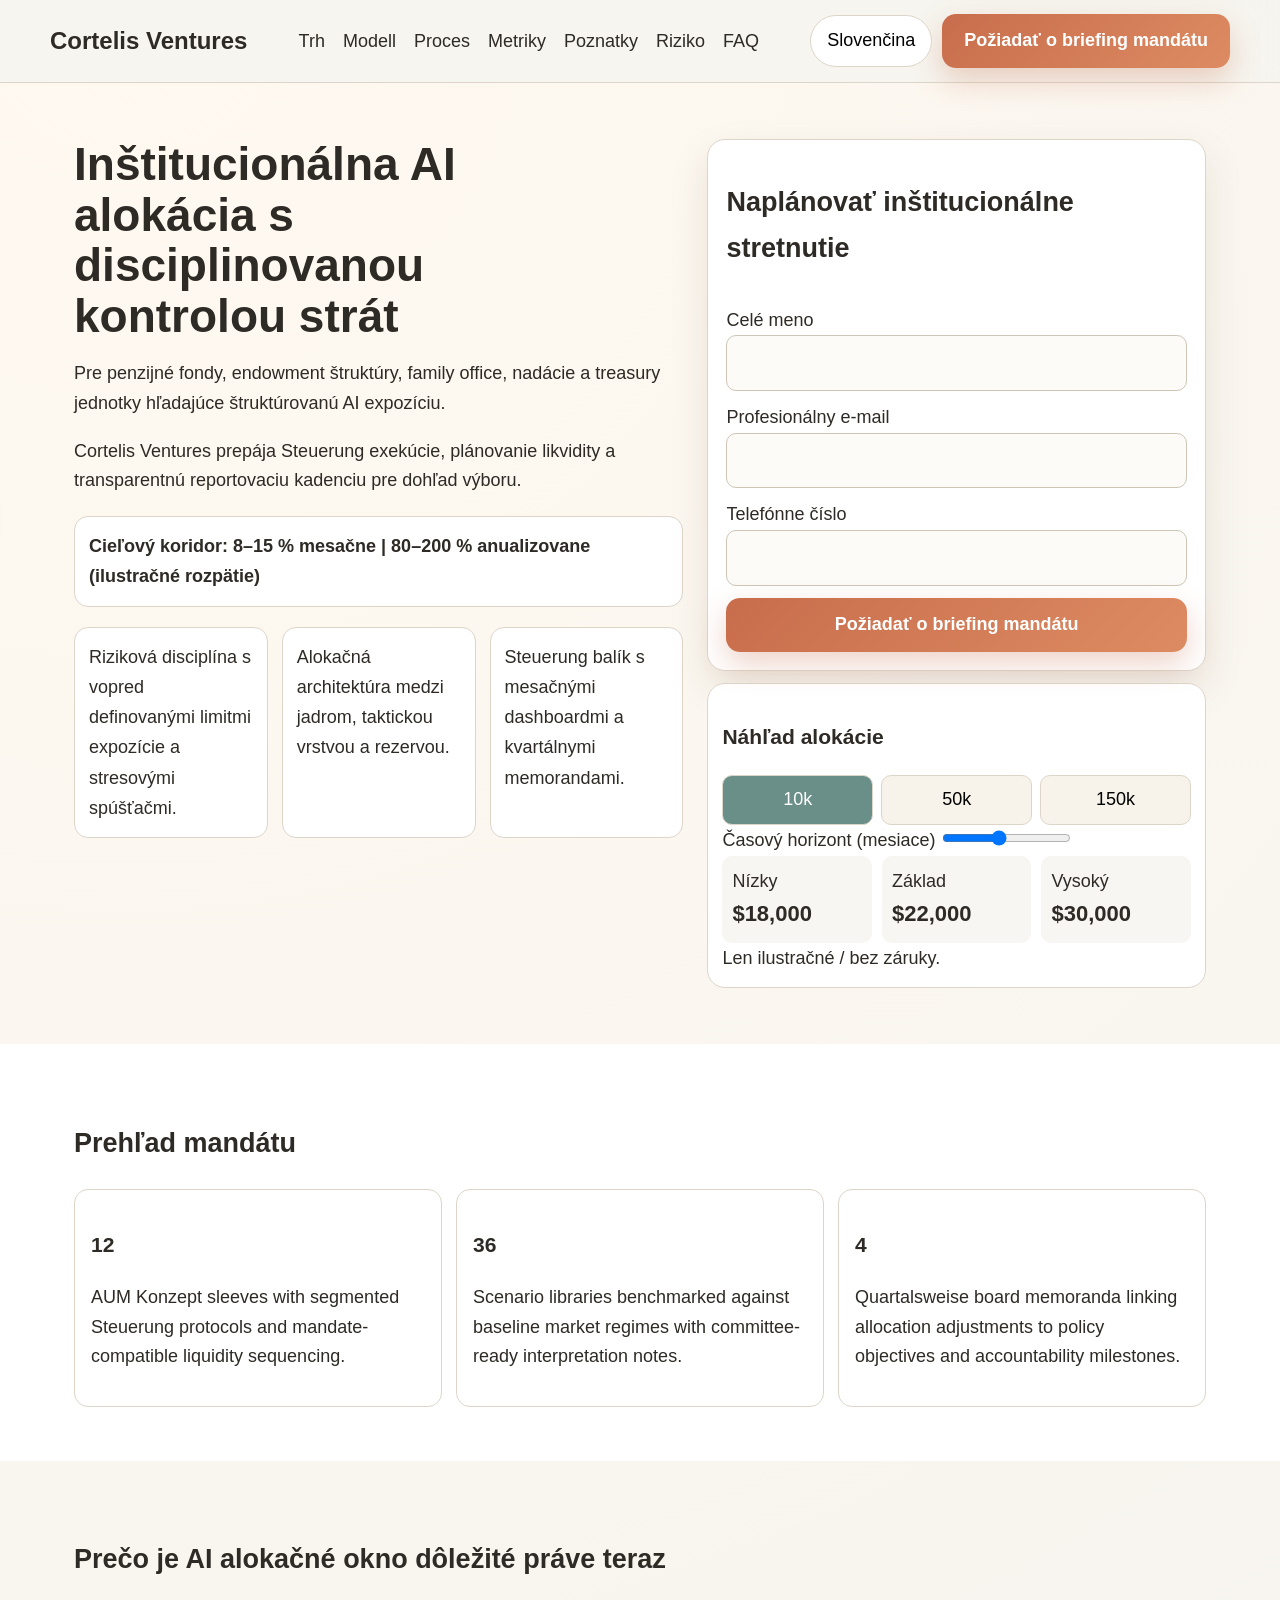
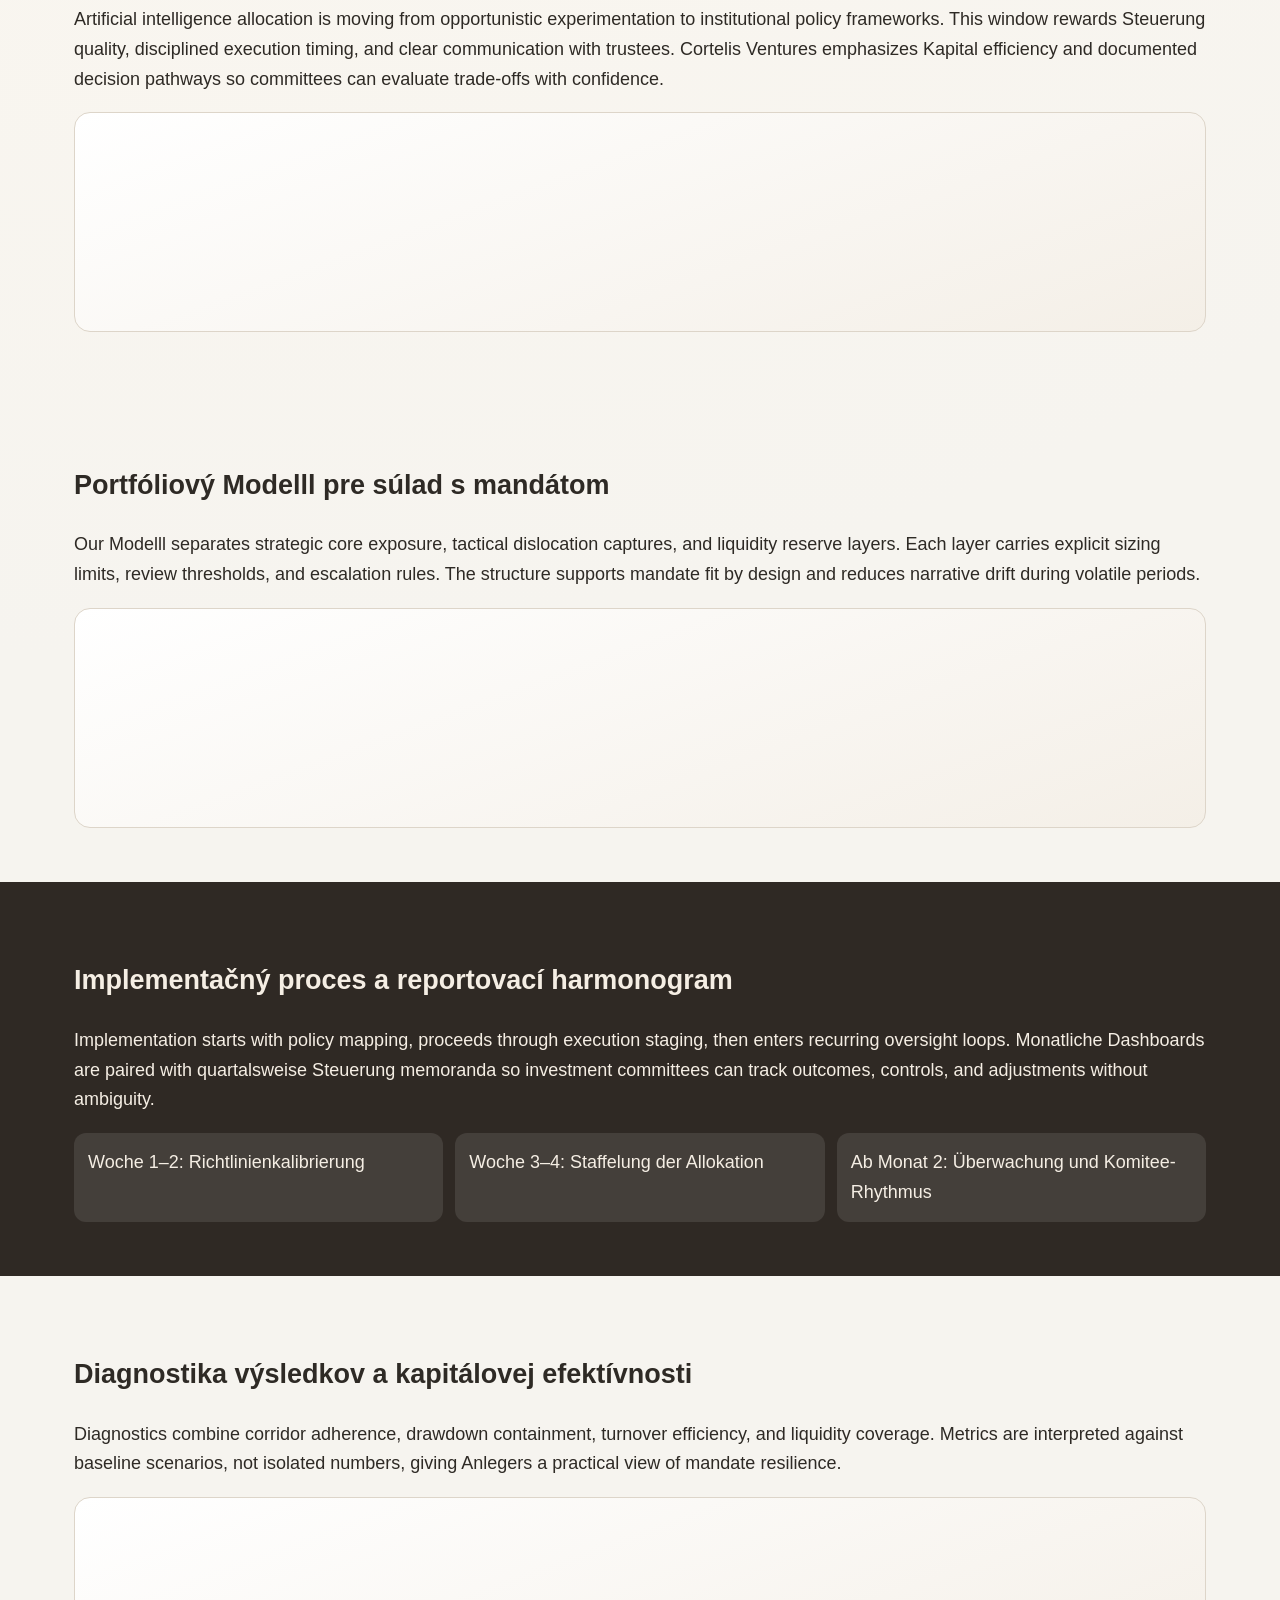
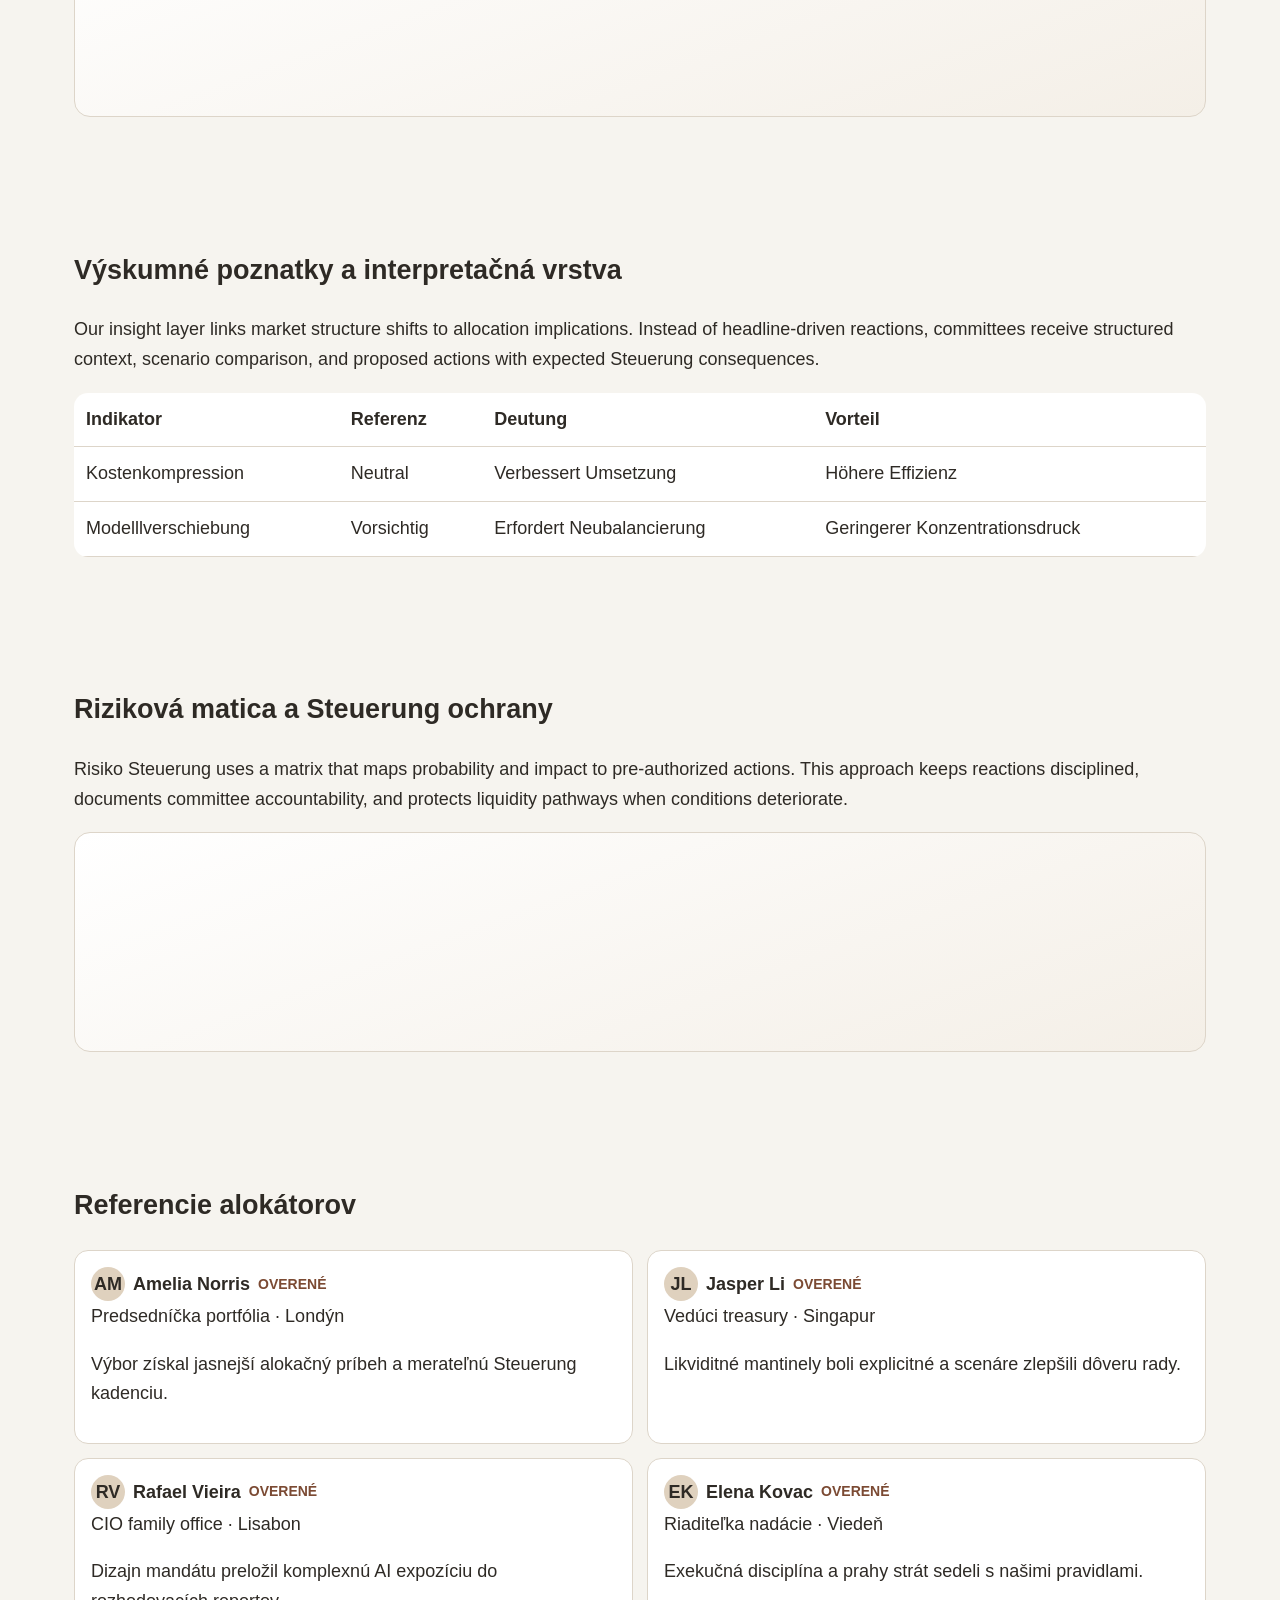
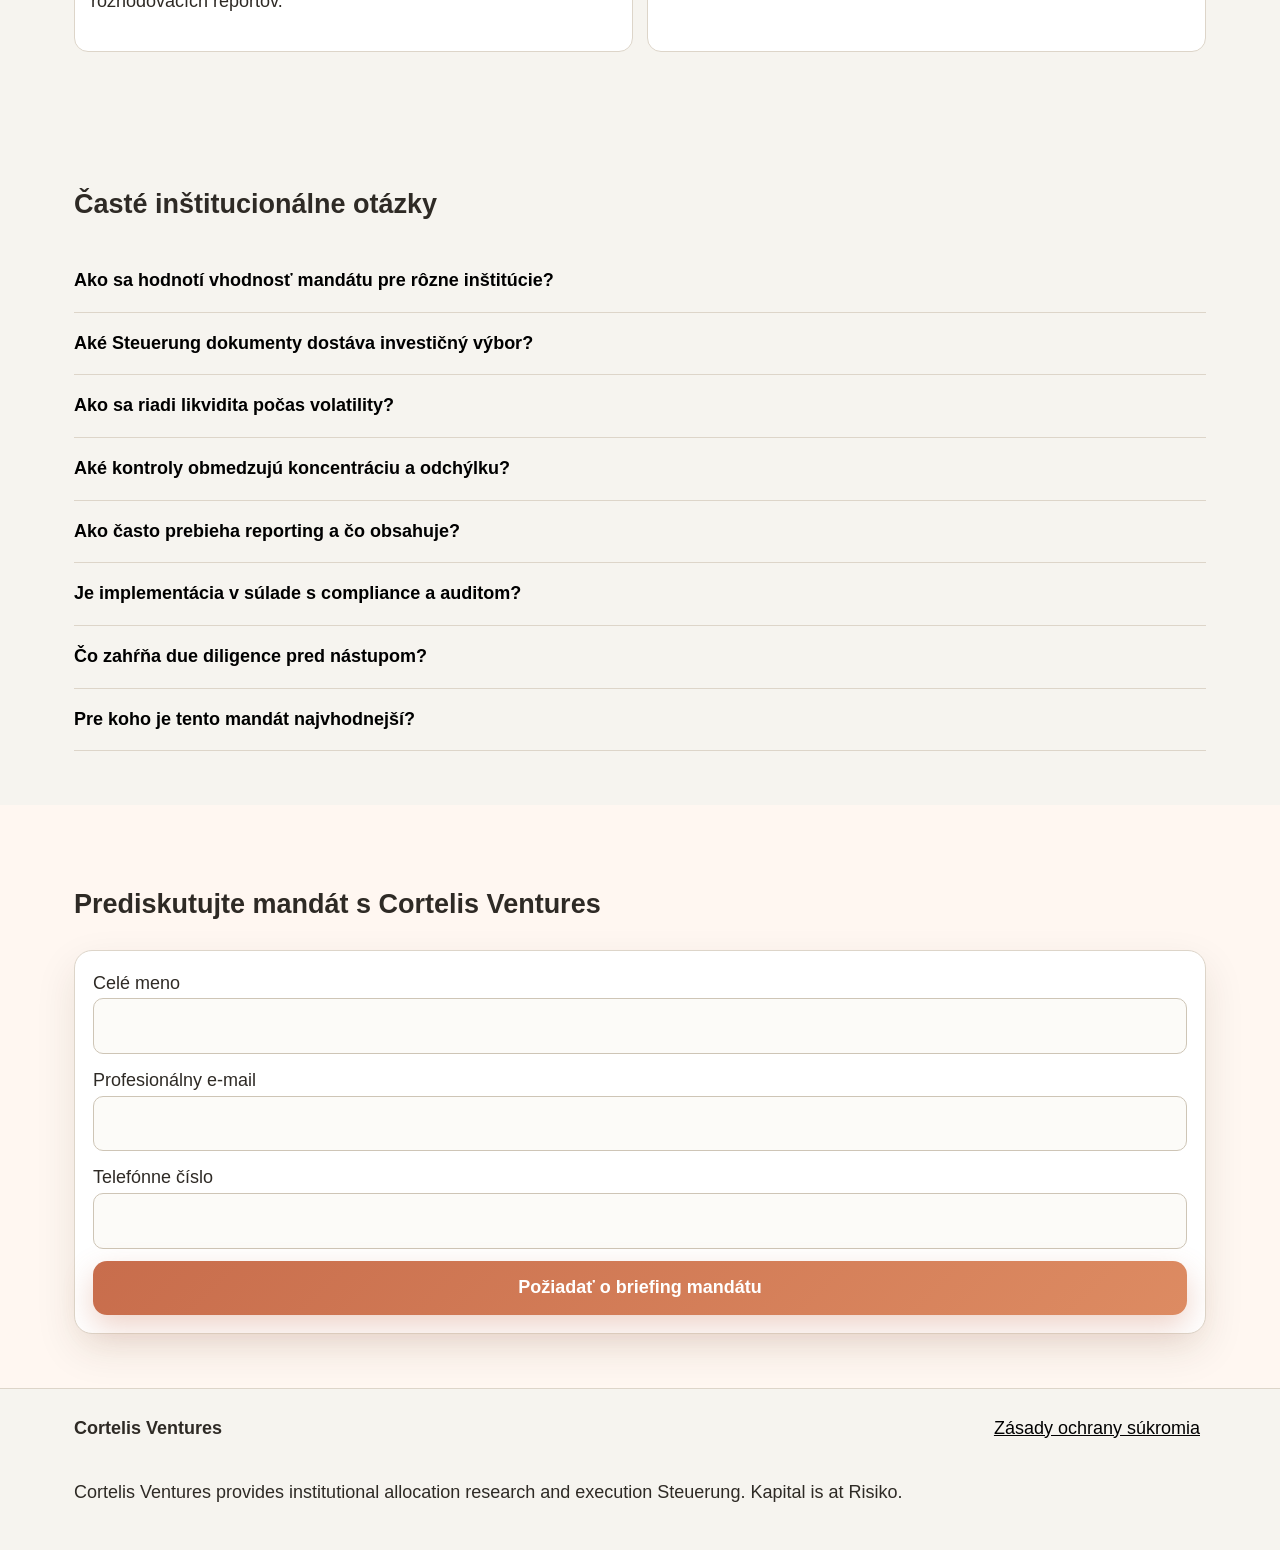
<file: sk/index.html>
<!doctype html>
<html lang="sk">
<head>
  <meta charset="UTF-8" />
  <meta name="viewport" content="width=device-width, initial-scale=1.0" />
  <title>Cortelis Ventures | Inštitucionálna investičná stratégia do AI</title>
  <meta name="description" content="Cortelis Ventures poskytuje Steuerung-ready AI alokáciu pre penzijné fondy, nadácie, family office štruktúry a treasury tímy." />
  <link rel="canonical" href="https://cortelis.ventures/sk/index.html" />
  <link rel="alternate" hreflang="en" href="https://cortelis.ventures/index.html" />
  <link rel="alternate" hreflang="de" href="https://cortelis.ventures/de/index.html" />
  <link rel="alternate" hreflang="fr" href="https://cortelis.ventures/fr/index.html" />
  <link rel="alternate" hreflang="es" href="https://cortelis.ventures/es/index.html" />
  <link rel="alternate" hreflang="it" href="https://cortelis.ventures/it/index.html" />
  <link rel="alternate" hreflang="tr" href="https://cortelis.ventures/tr/index.html" />
  <link rel="alternate" hreflang="pt" href="https://cortelis.ventures/pt/index.html" />
  <link rel="alternate" hreflang="ja" href="https://cortelis.ventures/jp/index.html" />
  <link rel="alternate" hreflang="sk" href="https://cortelis.ventures/sk/index.html" />
  <link rel="alternate" hreflang="nl-BE" href="https://cortelis.ventures/be/index.html" />
  <meta property="og:title" content="Cortelis Ventures | Inštitucionálna investičná stratégia do AI" />
  <meta property="og:description" content="Cortelis Ventures poskytuje Steuerung-ready AI alokáciu pre penzijné fondy, nadácie, family office štruktúry a treasury tímy." />
  <meta property="og:type" content="website" />
  <meta property="og:url" content="https://cortelis.ventures/sk/index.html" />
  <meta name="twitter:card" content="summary_large_image" />
  <meta name="twitter:title" content="Cortelis Ventures | Inštitucionálna investičná stratégia do AI" />
  <meta name="twitter:description" content="Cortelis Ventures poskytuje Steuerung-ready AI alokáciu pre penzijné fondy, nadácie, family office štruktúry a treasury tímy." />
  <link rel="stylesheet" href="../assets/style.css" />
  <script defer src="../assets/app.js"></script>
</head>
<body>
<header class="site-header"><div class="container header-inner"><a class="brand" href="../index.html">Cortelis Ventures</a><nav class="desktop-nav"><a href="#sec-0">Trh</a><a href="#sec-1">Modell</a><a href="#sec-2">Proces</a><a href="#sec-3">Metriky</a><a href="#sec-4">Poznatky</a><a href="#sec-5">Riziko</a><a href="#sec-6">FAQ</a></nav><div class="header-actions"><div class="lang-switcher"><button class="lang-active" aria-haspopup="true" aria-expanded="false">Slovenčina</button><div class="lang-menu"><a href="../index.html" class="lang-option"><svg viewBox="0 0 60 40" aria-hidden="true"><rect width="60" height="40" fill="#012169"/><path d="M0 0l60 40M60 0L0 40" stroke="#fff" stroke-width="8"/><path d="M0 0l60 40M60 0L0 40" stroke="#C8102E" stroke-width="4"/><path d="M30 0v40M0 20h60" stroke="#fff" stroke-width="12"/><path d="M30 0v40M0 20h60" stroke="#C8102E" stroke-width="7"/></svg><span>English</span></a><a href="../de/index.html" class="lang-option"><svg viewBox="0 0 60 40"><rect width="60" height="13.3" y="0" fill="#000"/><rect width="60" height="13.3" y="13.3" fill="#DD0000"/><rect width="60" height="13.4" y="26.6" fill="#FFCE00"/></svg><span>Deutsch</span></a><a href="../fr/index.html" class="lang-option"><svg viewBox="0 0 60 40"><rect width="20" height="40" fill="#0055A4"/><rect x="20" width="20" height="40" fill="#fff"/><rect x="40" width="20" height="40" fill="#EF4135"/></svg><span>Français</span></a><a href="../es/index.html" class="lang-option"><svg viewBox="0 0 60 40"><rect width="60" height="40" fill="#AA151B"/><rect y="10" width="60" height="20" fill="#F1BF00"/></svg><span>Español</span></a><a href="../it/index.html" class="lang-option"><svg viewBox="0 0 60 40"><rect width="20" height="40" fill="#009246"/><rect x="20" width="20" height="40" fill="#fff"/><rect x="40" width="20" height="40" fill="#CE2B37"/></svg><span>Italiano</span></a><a href="../tr/index.html" class="lang-option"><svg viewBox="0 0 60 40"><rect width="60" height="40" fill="#E30A17"/><circle cx="24" cy="20" r="10" fill="#fff"/><circle cx="27" cy="20" r="8" fill="#E30A17"/><polygon points="35,20 43,16 43,24" fill="#fff"/></svg><span>Türkçe</span></a><a href="../pt/index.html" class="lang-option"><svg viewBox="0 0 60 40"><rect width="24" height="40" fill="#006600"/><rect x="24" width="36" height="40" fill="#FF0000"/><circle cx="24" cy="20" r="6" fill="#FFCC00"/></svg><span>Português</span></a><a href="../jp/index.html" class="lang-option"><svg viewBox="0 0 60 40"><rect width="60" height="40" fill="#fff"/><circle cx="30" cy="20" r="10" fill="#BC002D"/></svg><span>日本語</span></a><a href="../sk/index.html" class="lang-option"><svg viewBox="0 0 60 40"><rect width="60" height="13.3" fill="#fff"/><rect y="13.3" width="60" height="13.3" fill="#0B4EA2"/><rect y="26.6" width="60" height="13.4" fill="#EE1C25"/></svg><span>Slovenčina</span></a><a href="../be/index.html" class="lang-option"><svg viewBox="0 0 60 40"><rect width="60" height="40" fill="#000"/><path d="M0 0L60 40M60 0L0 40" stroke="#FFD90C" stroke-width="8"/><path d="M30 0v40M0 20h60" stroke="#FFD90C" stroke-width="10"/><path d="M0 0h60v40H0z" fill="none" stroke="#ED2939" stroke-width="10"/><path d="M0 10h60M0 30h60" stroke="#fff" stroke-width="10"/></svg><span>Nederlands</span></a></div></div><a class="btn btn-primary" href="#form-final">Požiadať o briefing mandátu</a><button class="burger" aria-label="menu" aria-expanded="false"><span></span><span></span><span></span></button></div></div></header>
<aside class="mobile-drawer" aria-hidden="true"><button class="drawer-close" aria-label="close">✕</button><nav><a href="#sec-0">Trh</a><a href="#sec-1">Modell</a><a href="#sec-2">Proces</a><a href="#sec-3">Metriky</a><a href="#sec-4">Poznatky</a><a href="#sec-5">Riziko</a><a href="#sec-6">FAQ</a><div class="drawer-lang">
<a href="../index.html">English</a>
<a href="../de/index.html">Deutsch</a>
<a href="../fr/index.html">Français</a>
<a href="../es/index.html">Español</a>
<a href="../it/index.html">Italiano</a>
<a href="../tr/index.html">Türkçe</a>
<a href="../pt/index.html">Português</a>
<a href="../jp/index.html">日本語</a>
<a href="../sk/index.html">Slovenčina</a>
<a href="../be/index.html">Nederlands</a>
</div><a class="btn btn-primary" href="#form-final">Požiadať o briefing mandátu</a></nav></aside><div class="backdrop"></div>
<main>
<section class="hero"><div class="container hero-grid"><div><h1>Inštitucionálna AI alokácia s disciplinovanou kontrolou strát</h1><p>Pre penzijné fondy, endowment štruktúry, family office, nadácie a treasury jednotky hľadajúce štruktúrovanú AI expozíciu.</p><p>Cortelis Ventures prepája Steuerung exekúcie, plánovanie likvidity a transparentnú reportovaciu kadenciu pre dohľad výboru.</p><div class="corridor">Cieľový koridor: 8–15 % mesačne | 80–200 % anualizovane (ilustračné rozpätie)</div><div class="hero-cards"><article>Riziková disciplína s vopred definovanými limitmi expozície a stresovými spúšťačmi.</article><article>Alokačná architektúra medzi jadrom, taktickou vrstvou a rezervou.</article><article>Steuerung balík s mesačnými dashboardmi a kvartálnymi memorandami.</article></div></div><div><form class="lead-form" id="form-hero"><h2>Naplánovať inštitucionálne stretnutie</h2><label>Celé meno<input type="text" required></label><label>Profesionálny e-mail<input type="email" required></label><label>Telefónne číslo<input type="tel" required></label><button class="btn btn-primary" type="submit">Požiadať o briefing mandátu</button></form><div class="calculator" data-calc><h3>Náhľad alokácie</h3><div class="seg"><button class="seg-btn active" data-amt="10000">10k</button><button class="seg-btn" data-amt="50000">50k</button><button class="seg-btn" data-amt="150000">150k</button></div><label>Časový horizont (mesiace) <input type="range" min="3" max="24" value="12" class="months"></label><div class="calc-out"><div><span>Nízky</span><strong data-low>0</strong></div><div><span>Základ</span><strong data-base>0</strong></div><div><span>Vysoký</span><strong data-high>0</strong></div></div><small>Len ilustračné / bez záruky.</small></div></div></div></section>
<section class="kpi" id="sec-0"><div class="container"><h2>Prehľad mandátu</h2><div class="kpi-grid"><article><h3>12</h3><p>AUM Konzept sleeves with segmented Steuerung protocols and mandate-compatible liquidity sequencing.</p></article><article><h3>36</h3><p>Scenario libraries benchmarked against baseline market regimes with committee-ready interpretation notes.</p></article><article><h3>4</h3><p>Quartalsweise board memoranda linking allocation adjustments to policy objectives and accountability milestones.</p></article></div></div></section>
<section id="sec-1" class="light"><div class="container"><h2>Prečo je AI alokačné okno dôležité práve teraz</h2><p>Artificial intelligence allocation is moving from opportunistic experimentation to institutional policy frameworks. This window rewards Steuerung quality, disciplined execution timing, and clear communication with trustees. Cortelis Ventures emphasizes Kapital efficiency and documented decision pathways so committees can evaluate trade-offs with confidence.</p><div class="visual panel-a"></div></div></section>
<section id="sec-2" class="light"><div class="container"><h2>Portfóliový Modelll pre súlad s mandátom</h2><p>Our Modelll separates strategic core exposure, tactical dislocation captures, and liquidity reserve layers. Each layer carries explicit sizing limits, review thresholds, and escalation rules. The structure supports mandate fit by design and reduces narrative drift during volatile periods.</p><div class="visual panel-b"></div></div></section>
<section id="sec-3" class="dark"><div class="container"><h2>Implementačný proces a reportovací harmonogram</h2><p>Implementation starts with policy mapping, proceeds through execution staging, then enters recurring oversight loops. Monatliche Dashboards are paired with quartalsweise Steuerung memoranda so investment committees can track outcomes, controls, and adjustments without ambiguity.</p><div class="timeline"><div>Woche 1–2: Richtlinienkalibrierung</div><div>Woche 3–4: Staffelung der Allokation</div><div>Ab Monat 2: Überwachung und Komitee-Rhythmus</div></div></div></section>
<section id="sec-4" class="light"><div class="container"><h2>Diagnostika výsledkov a kapitálovej efektívnosti</h2><p>Diagnostics combine corridor adherence, drawdown containment, turnover efficiency, and liquidity coverage. Metrics are interpreted against baseline scenarios, not isolated numbers, giving Anlegers a practical view of mandate resilience.</p><div class="visual panel-c"></div></div></section>
<section id="sec-5" class="light"><div class="container"><h2>Výskumné poznatky a interpretačná vrstva</h2><p>Our insight layer links market structure shifts to allocation implications. Instead of headline-driven reactions, committees receive structured context, scenario comparison, and proposed actions with expected Steuerung consequences.</p><div class="table-wrap"><table><tr><th>Indikator</th><th>Referenz</th><th>Deutung</th><th>Vorteil</th></tr><tr><td>Kostenkompression</td><td>Neutral</td><td>Verbessert Umsetzung</td><td>Höhere Effizienz</td></tr><tr><td>Modelllverschiebung</td><td>Vorsichtig</td><td>Erfordert Neubalancierung</td><td>Geringerer Konzentrationsdruck</td></tr></table></div></div></section>
<section id="sec-6" class="light"><div class="container"><h2>Riziková matica a Steuerung ochrany</h2><p>Risiko Steuerung uses a matrix that maps probability and impact to pre-authorized actions. This approach keeps reactions disciplined, documents committee accountability, and protects liquidity pathways when conditions deteriorate.</p><div class="visual panel-d"></div></div></section>
<section class="reviews" id="sec-7"><div class="container"><h2>Referencie alokátorov</h2><div class="review-grid"><article class="review-card"><div class="review-head"><span class="avatar">AM</span><strong>Amelia Norris</strong><span class="badge">OVERENÉ</span></div><div class="review-sub">Predsedníčka portfólia · Londýn</div><p>Výbor získal jasnejší alokačný príbeh a merateľnú Steuerung kadenciu.</p></article><article class="review-card"><div class="review-head"><span class="avatar">JL</span><strong>Jasper Li</strong><span class="badge">OVERENÉ</span></div><div class="review-sub">Vedúci treasury · Singapur</div><p>Likviditné mantinely boli explicitné a scenáre zlepšili dôveru rady.</p></article><article class="review-card"><div class="review-head"><span class="avatar">RV</span><strong>Rafael Vieira</strong><span class="badge">OVERENÉ</span></div><div class="review-sub">CIO family office · Lisabon</div><p>Dizajn mandátu preložil komplexnú AI expozíciu do rozhodovacích reportov.</p></article><article class="review-card"><div class="review-head"><span class="avatar">EK</span><strong>Elena Kovac</strong><span class="badge">OVERENÉ</span></div><div class="review-sub">Riaditeľka nadácie · Viedeň</div><p>Exekučná disciplína a prahy strát sedeli s našimi pravidlami.</p></article></div></div></section>
<section class="faq-sec" id="sec-8"><div class="container"><h2>Časté inštitucionálne otázky</h2><div class="faq-item"><button class="faq-question" aria-expanded="false">Ako sa hodnotí vhodnosť mandátu pre rôzne inštitúcie?</button><div class="faq-answer"><p>Pred návrhom alokácie mapujeme pravidlá politiky, výdavkový profil, likviditné okná a tolerancie výboru.</p></div></div><div class="faq-item"><button class="faq-question" aria-expanded="false">Aké Steuerung dokumenty dostáva investičný výbor?</button><div class="faq-answer"><p>Každý cyklus obsahuje manažérske zhrnutie, mapu expozície, interpretáciu scenárov a zoznam krokov so zodpovednosťami.</p></div></div><div class="faq-item"><button class="faq-question" aria-expanded="false">Ako sa riadi likvidita počas volatility?</button><div class="faq-answer"><p>Rezervné vrstvy a etapové realizačné okná sú nastavené vopred, aby boli prevádzkové potreby kryté.</p></div></div><div class="faq-item"><button class="faq-question" aria-expanded="false">Aké kontroly obmedzujú koncentráciu a odchýlku?</button><div class="faq-answer"><p>Stropy expozície, tematické limity a pravidlové rebalansovanie sa sledujú priebežne.</p></div></div><div class="faq-item"><button class="faq-question" aria-expanded="false">Ako často prebieha reporting a čo obsahuje?</button><div class="faq-answer"><p>Mesačné dashboardy sledujú stav alokácie, kvartálne memorandá sumarizujú Steuerung rozhodnutia.</p></div></div><div class="faq-item"><button class="faq-question" aria-expanded="false">Je implementácia v súlade s compliance a auditom?</button><div class="faq-answer"><p>Áno. Kontrolné logy, rozhodovacie záznamy a metodické poznámky sú pripravené pre kontrolné funkcie.</p></div></div><div class="faq-item"><button class="faq-question" aria-expanded="false">Čo zahŕňa due diligence pred nástupom?</button><div class="faq-answer"><p>Posudzuje sa operačná architektúra, pôvod dát, custody toky a dohľadové postupy.</p></div></div><div class="faq-item"><button class="faq-question" aria-expanded="false">Pre koho je tento mandát najvhodnejší?</button><div class="faq-answer"><p>Pre inštitúcie, ktoré chcú disciplinovanú AI expozíciu s transparentným dohľadom a kapitálovou efektívnosťou.</p></div></div></div></section>
<section class="final-cta" id="form-final"><div class="container"><h2>Prediskutujte mandát s Cortelis Ventures</h2><form class="lead-form"><label>Celé meno<input type="text" required></label><label>Profesionálny e-mail<input type="email" required></label><label>Telefónne číslo<input type="tel" required></label><button class="btn btn-primary" type="submit">Požiadať o briefing mandátu</button></form></div></section>
</main>
<footer><div class="container footer-inner"><strong>Cortelis Ventures</strong><button class="privacy-open" type="button">Zásady ochrany súkromia</button><p>Cortelis Ventures provides institutional allocation research and execution Steuerung. Kapital is at Risiko.</p></div></footer>
<div class="modal" aria-hidden="true"><div class="modal-card" role="dialog" aria-modal="true"><button class="modal-x" aria-label="x">✕</button><h2>Zásady ochrany súkromia</h2><div class="modal-scroll"><h3>Einleitung</h3><p>Cortelis Ventures handles information for institutional engagement, Steuerung communication, and service delivery transparency.</p><h3>Datenerhebung</h3><p>We collect submitted contact information, interaction logs, and operational records required to respond to mandate inquiries.</p><h3>Rechtsgrundlage</h3><p>Ablaufing relies on legitimate business interest, contractual preparation, and applicable compliance obligations.</p><h3>Cookies</h3><p>Essential cookies support navigation state and accessibility controls. No external tracking scripts are loaded by default.</p><h3>Aufbewahrung</h3><p>Records are retained according to regulatory timelines, contractual requirements, and internal Steuerung policy schedules.</p><h3>Drittweitergabe</h3><p>Data may be shared with vetted service providers supporting hosting, security, and regulated operational functions.</p><h3>Sicherheit</h3><p>Administrative, technical, and procedural safeguards are applied to protect confidentiality and integrity of records.</p><h3>Nutzerrechte</h3><p>Eligible parties may request access, correction, deletion, or restriction according to applicable jurisdictional law.</p><h3>Internationale Übermittlungen</h3><p>Cross-border transfer mechanisms include contractual safeguards and Risiko assessments aligned with legal frameworks.</p><h3>Branchenspezifische Risikohinweise</h3><p>AI-related markets can be volatile and policy-sensitive. Allocation decisions should be reviewed with qualified advisors.</p><h3>Kontakt</h3><p>Kontakt: compliance@cortelis.ventures</p></div><div class="modal-foot"><button class="btn btn-secondary modal-close">Zavrieť</button></div></div></div>
<script type="application/ld+json">{"@context": "https://schema.org", "@graph": [{"@type": "Organization", "name": "Cortelis Ventures", "url": "https://cortelis.ventures"}, {"@type": "WebSite", "name": "Cortelis Ventures", "url": "https://cortelis.ventures"}, {"@type": "FAQPage", "mainEntity": [{"@type": "Question", "name": "Ako sa hodnot\u00ed vhodnos\u0165 mand\u00e1tu pre r\u00f4zne in\u0161tit\u00facie?", "acceptedAnswer": {"@type": "Answer", "text": "Pred n\u00e1vrhom alok\u00e1cie mapujeme pravidl\u00e1 politiky, v\u00fddavkov\u00fd profil, likviditn\u00e9 okn\u00e1 a tolerancie v\u00fdboru."}}, {"@type": "Question", "name": "Ak\u00e9 Steuerung dokumenty dost\u00e1va investi\u010dn\u00fd v\u00fdbor?", "acceptedAnswer": {"@type": "Answer", "text": "Ka\u017ed\u00fd cyklus obsahuje mana\u017e\u00e9rske zhrnutie, mapu expoz\u00edcie, interpret\u00e1ciu scen\u00e1rov a zoznam krokov so zodpovednos\u0165ami."}}]}, {"@type": "Review", "author": {"@type": "Person", "name": "Amelia Norris"}, "reviewBody": "V\u00fdbor z\u00edskal jasnej\u0161\u00ed aloka\u010dn\u00fd pr\u00edbeh a merate\u013en\u00fa Steuerung kadenciu.", "reviewRating": {"@type": "Rating", "ratingValue": "5"}}]}</script>
</body></html>
</file>
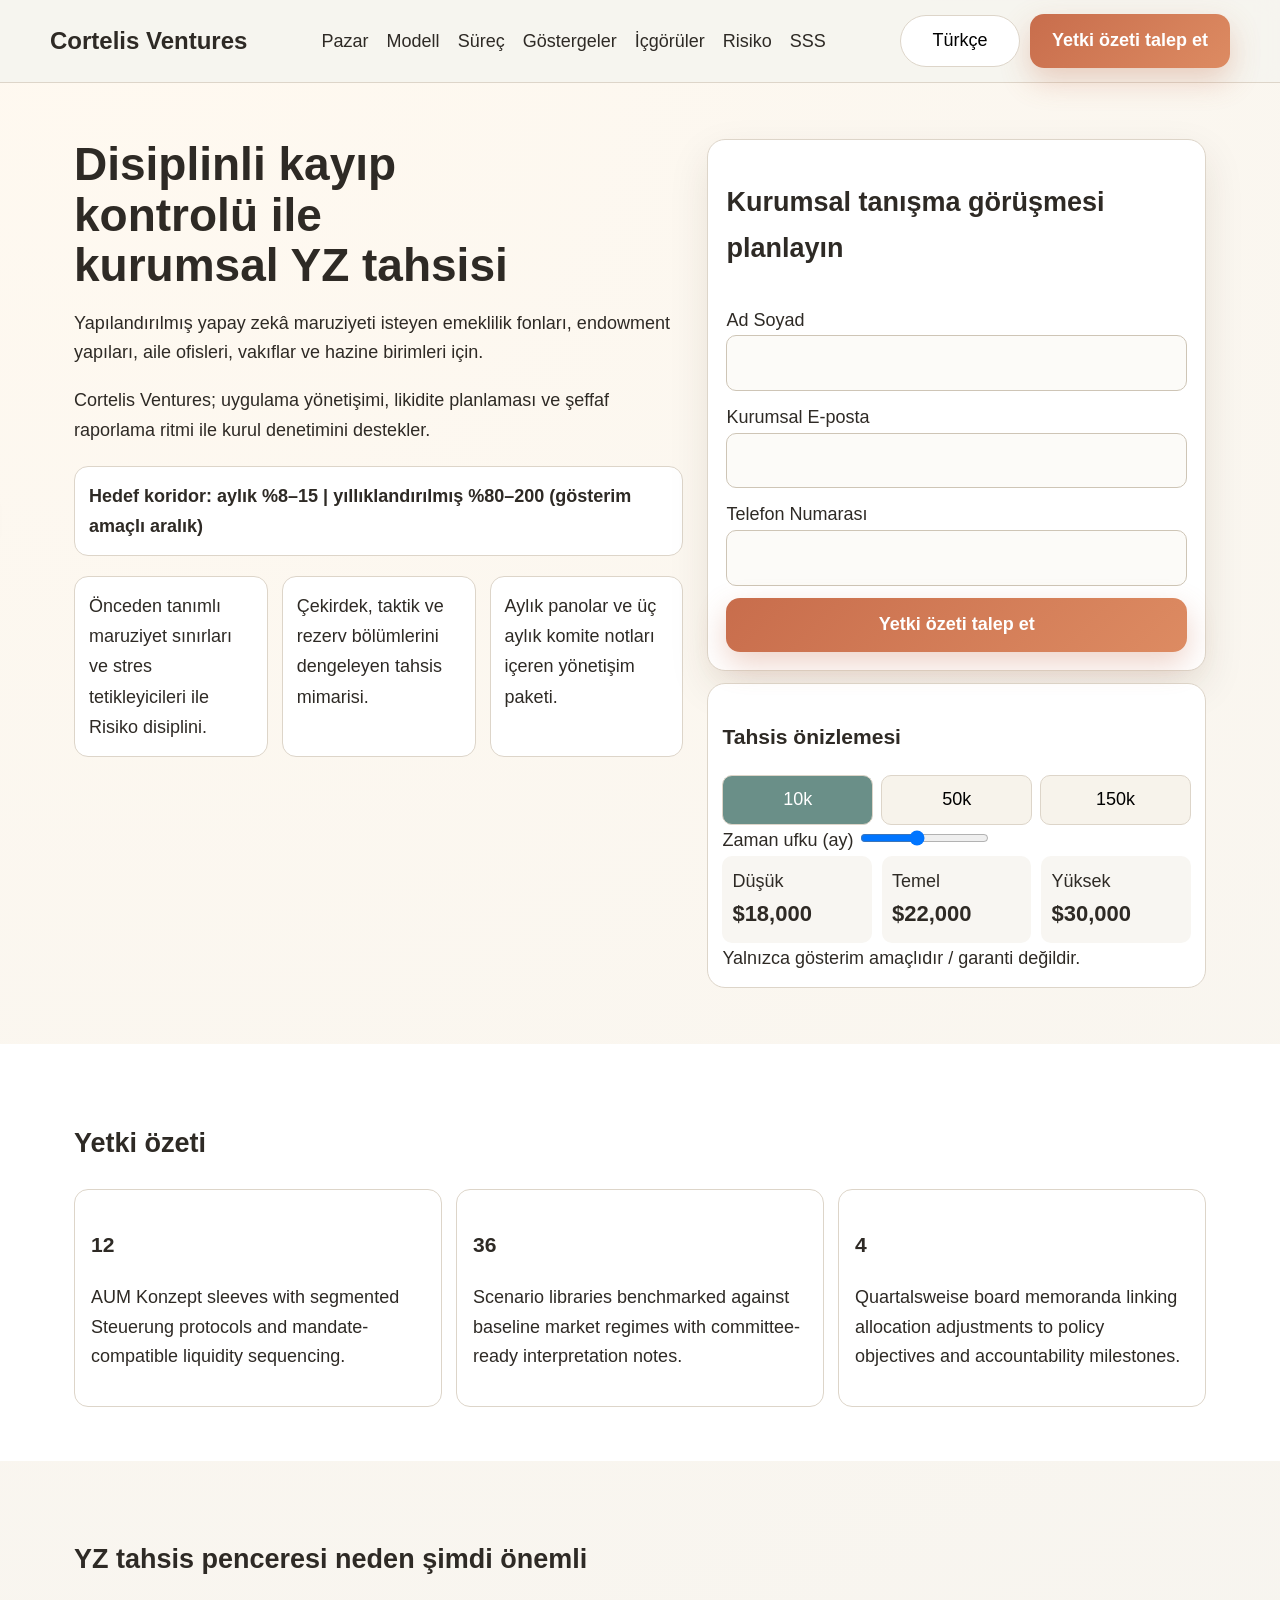
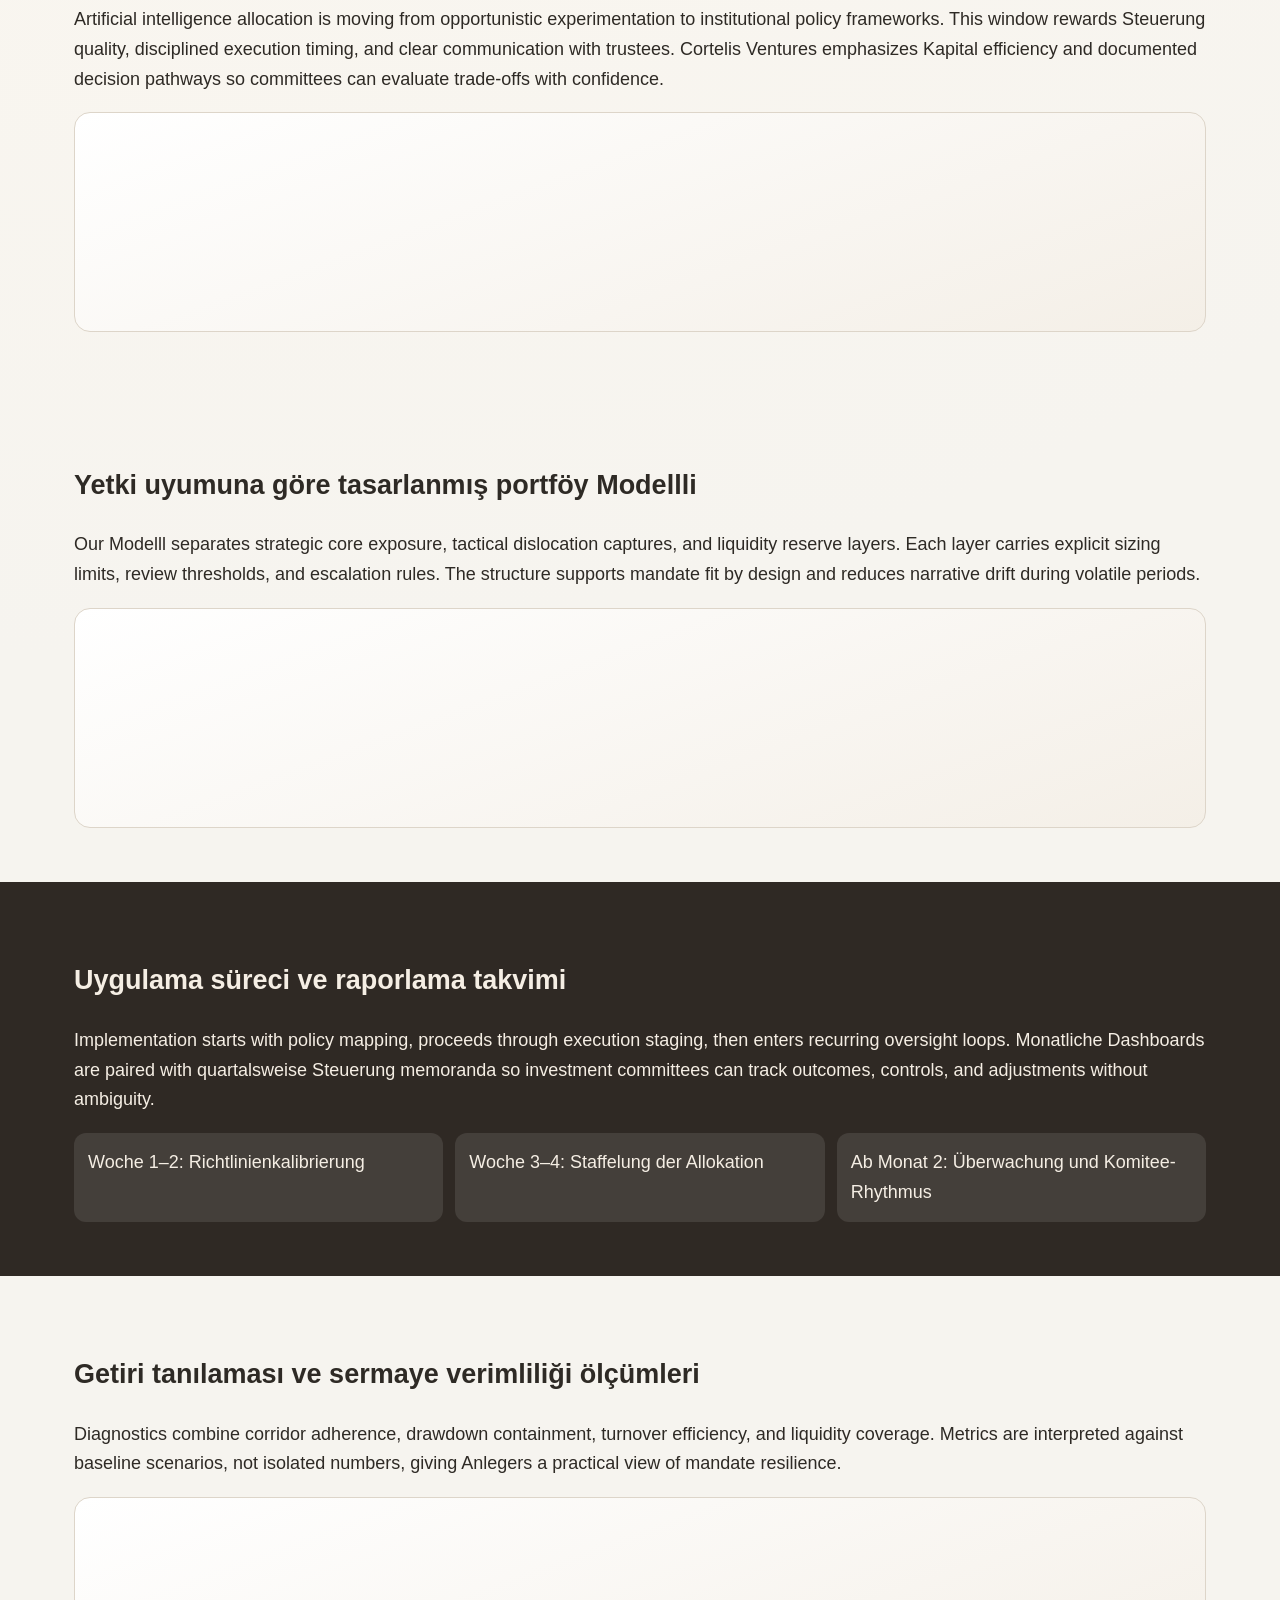
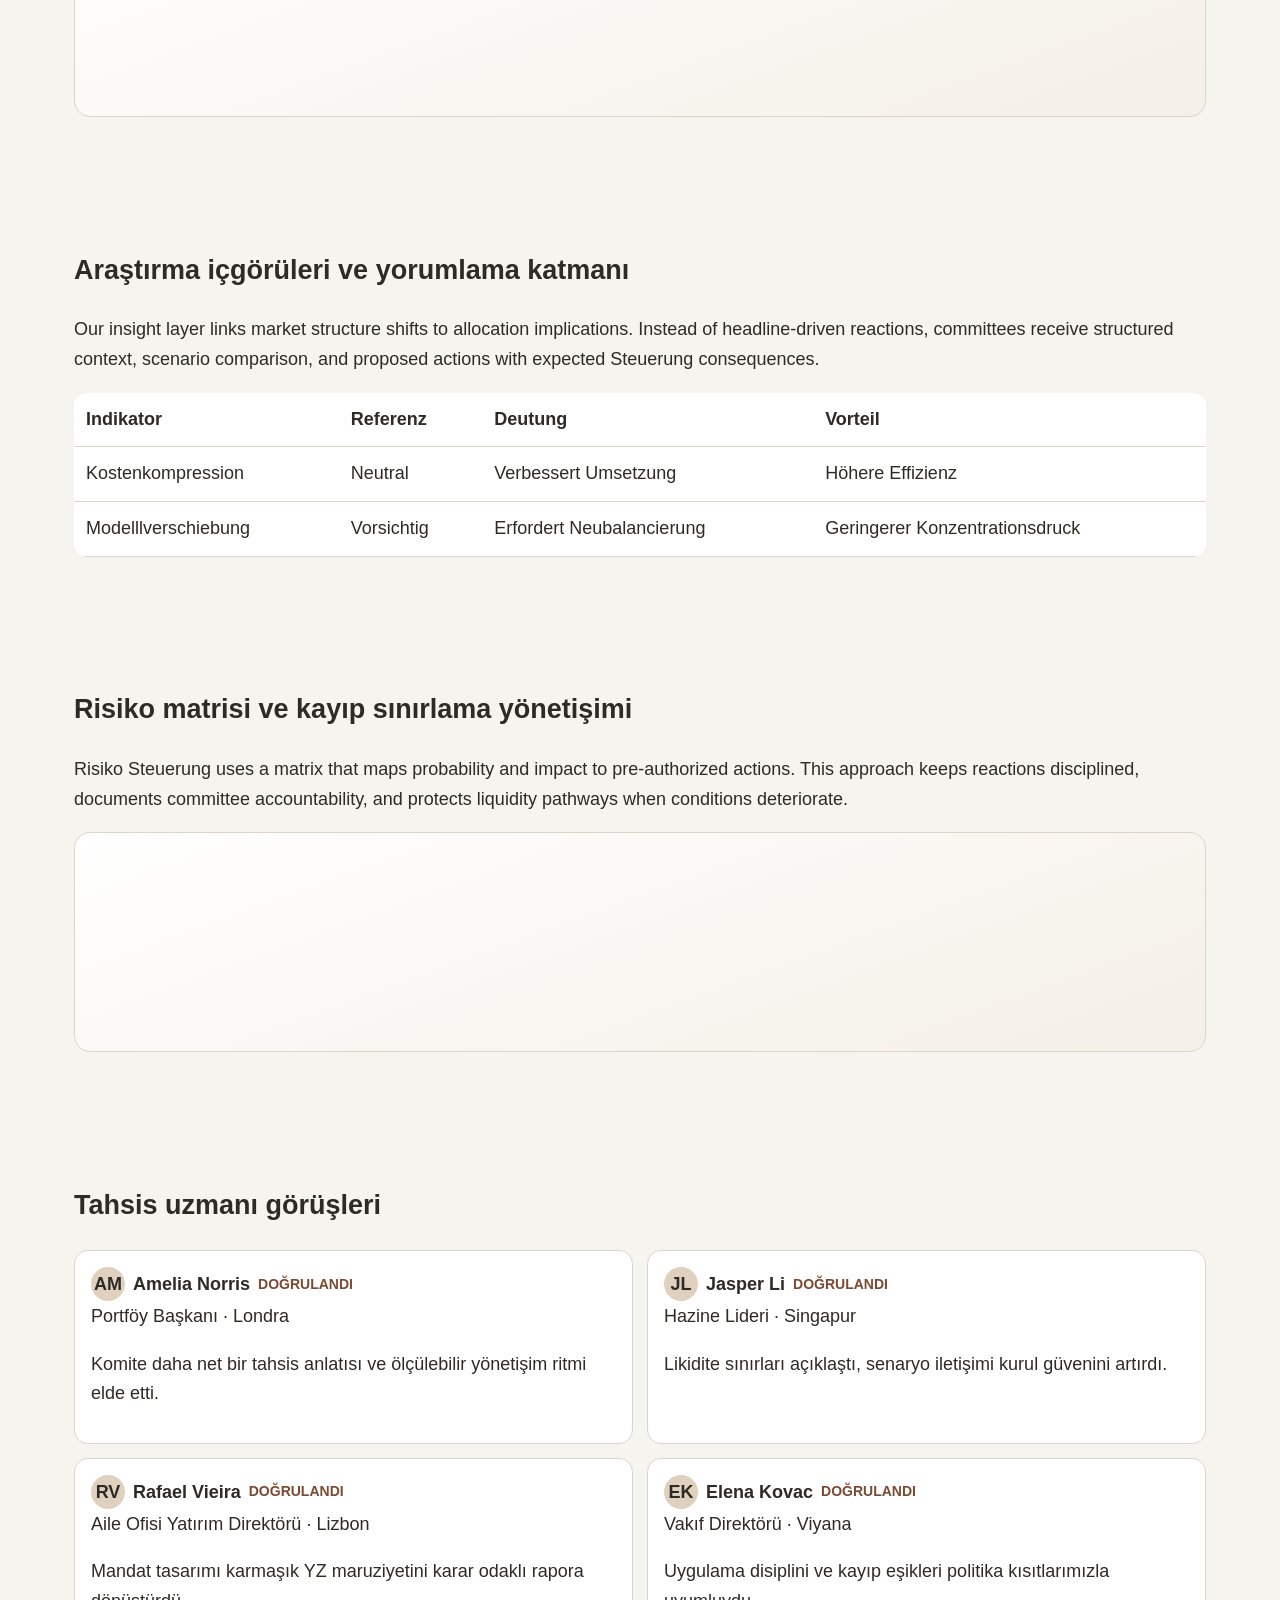
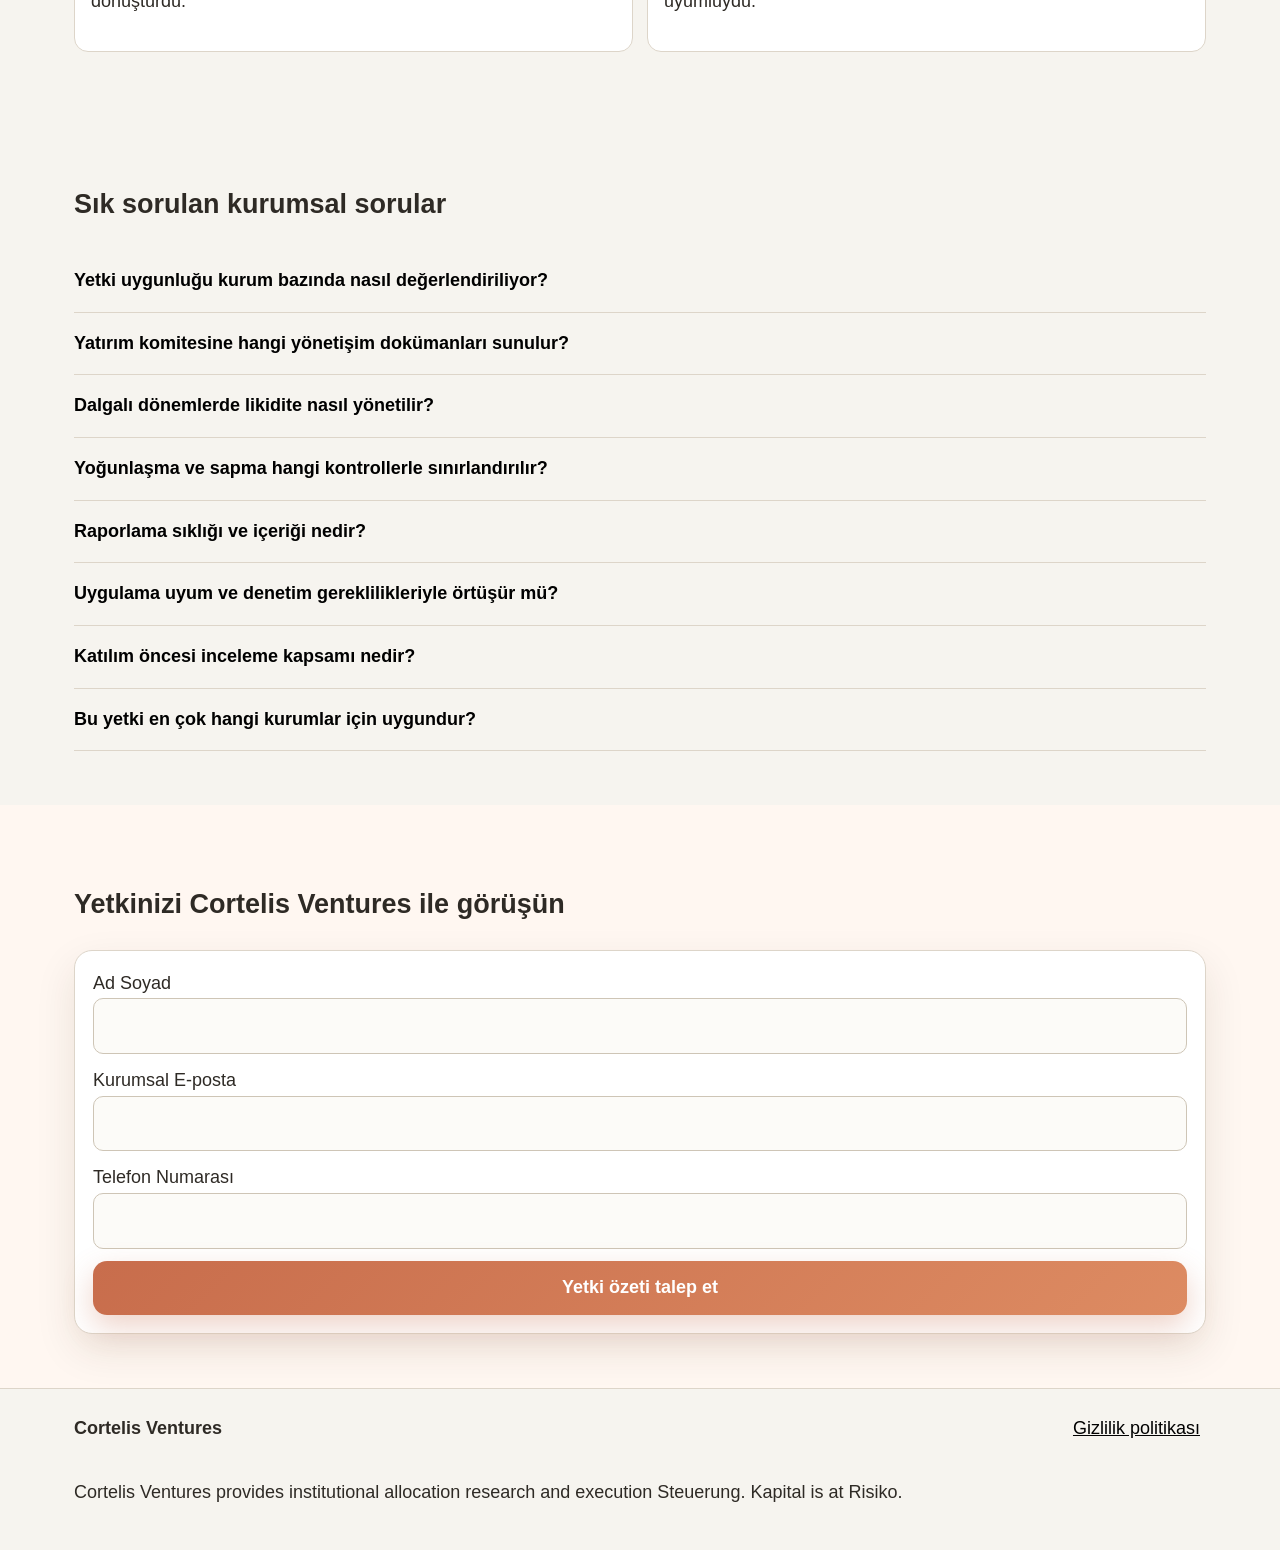
<file: tr/index.html>
<!doctype html>
<html lang="tr">
<head>
  <meta charset="UTF-8" />
  <meta name="viewport" content="width=device-width, initial-scale=1.0" />
  <title>Cortelis Ventures | Kurumsal YZ yatırım stratejisi</title>
  <meta name="description" content="Cortelis Ventures; emeklilik fonları, vakıflar, aile ofisleri ve hazine ekipleri için yönetişime hazır YZ yatırım tahsisi sunar." />
  <link rel="canonical" href="https://cortelis.ventures/tr/index.html" />
  <link rel="alternate" hreflang="en" href="https://cortelis.ventures/index.html" />
  <link rel="alternate" hreflang="de" href="https://cortelis.ventures/de/index.html" />
  <link rel="alternate" hreflang="fr" href="https://cortelis.ventures/fr/index.html" />
  <link rel="alternate" hreflang="es" href="https://cortelis.ventures/es/index.html" />
  <link rel="alternate" hreflang="it" href="https://cortelis.ventures/it/index.html" />
  <link rel="alternate" hreflang="tr" href="https://cortelis.ventures/tr/index.html" />
  <link rel="alternate" hreflang="pt" href="https://cortelis.ventures/pt/index.html" />
  <link rel="alternate" hreflang="ja" href="https://cortelis.ventures/jp/index.html" />
  <link rel="alternate" hreflang="sk" href="https://cortelis.ventures/sk/index.html" />
  <link rel="alternate" hreflang="nl-BE" href="https://cortelis.ventures/be/index.html" />
  <meta property="og:title" content="Cortelis Ventures | Kurumsal YZ yatırım stratejisi" />
  <meta property="og:description" content="Cortelis Ventures; emeklilik fonları, vakıflar, aile ofisleri ve hazine ekipleri için yönetişime hazır YZ yatırım tahsisi sunar." />
  <meta property="og:type" content="website" />
  <meta property="og:url" content="https://cortelis.ventures/tr/index.html" />
  <meta name="twitter:card" content="summary_large_image" />
  <meta name="twitter:title" content="Cortelis Ventures | Kurumsal YZ yatırım stratejisi" />
  <meta name="twitter:description" content="Cortelis Ventures; emeklilik fonları, vakıflar, aile ofisleri ve hazine ekipleri için yönetişime hazır YZ yatırım tahsisi sunar." />
  <link rel="stylesheet" href="../assets/style.css" />
  <script defer src="../assets/app.js"></script>
</head>
<body>
<header class="site-header"><div class="container header-inner"><a class="brand" href="../index.html">Cortelis Ventures</a><nav class="desktop-nav"><a href="#sec-0">Pazar</a><a href="#sec-1">Modell</a><a href="#sec-2">Süreç</a><a href="#sec-3">Göstergeler</a><a href="#sec-4">İçgörüler</a><a href="#sec-5">Risiko</a><a href="#sec-6">SSS</a></nav><div class="header-actions"><div class="lang-switcher"><button class="lang-active" aria-haspopup="true" aria-expanded="false">Türkçe</button><div class="lang-menu"><a href="../index.html" class="lang-option"><svg viewBox="0 0 60 40" aria-hidden="true"><rect width="60" height="40" fill="#012169"/><path d="M0 0l60 40M60 0L0 40" stroke="#fff" stroke-width="8"/><path d="M0 0l60 40M60 0L0 40" stroke="#C8102E" stroke-width="4"/><path d="M30 0v40M0 20h60" stroke="#fff" stroke-width="12"/><path d="M30 0v40M0 20h60" stroke="#C8102E" stroke-width="7"/></svg><span>English</span></a><a href="../de/index.html" class="lang-option"><svg viewBox="0 0 60 40"><rect width="60" height="13.3" y="0" fill="#000"/><rect width="60" height="13.3" y="13.3" fill="#DD0000"/><rect width="60" height="13.4" y="26.6" fill="#FFCE00"/></svg><span>Deutsch</span></a><a href="../fr/index.html" class="lang-option"><svg viewBox="0 0 60 40"><rect width="20" height="40" fill="#0055A4"/><rect x="20" width="20" height="40" fill="#fff"/><rect x="40" width="20" height="40" fill="#EF4135"/></svg><span>Français</span></a><a href="../es/index.html" class="lang-option"><svg viewBox="0 0 60 40"><rect width="60" height="40" fill="#AA151B"/><rect y="10" width="60" height="20" fill="#F1BF00"/></svg><span>Español</span></a><a href="../it/index.html" class="lang-option"><svg viewBox="0 0 60 40"><rect width="20" height="40" fill="#009246"/><rect x="20" width="20" height="40" fill="#fff"/><rect x="40" width="20" height="40" fill="#CE2B37"/></svg><span>Italiano</span></a><a href="../tr/index.html" class="lang-option"><svg viewBox="0 0 60 40"><rect width="60" height="40" fill="#E30A17"/><circle cx="24" cy="20" r="10" fill="#fff"/><circle cx="27" cy="20" r="8" fill="#E30A17"/><polygon points="35,20 43,16 43,24" fill="#fff"/></svg><span>Türkçe</span></a><a href="../pt/index.html" class="lang-option"><svg viewBox="0 0 60 40"><rect width="24" height="40" fill="#006600"/><rect x="24" width="36" height="40" fill="#FF0000"/><circle cx="24" cy="20" r="6" fill="#FFCC00"/></svg><span>Português</span></a><a href="../jp/index.html" class="lang-option"><svg viewBox="0 0 60 40"><rect width="60" height="40" fill="#fff"/><circle cx="30" cy="20" r="10" fill="#BC002D"/></svg><span>日本語</span></a><a href="../sk/index.html" class="lang-option"><svg viewBox="0 0 60 40"><rect width="60" height="13.3" fill="#fff"/><rect y="13.3" width="60" height="13.3" fill="#0B4EA2"/><rect y="26.6" width="60" height="13.4" fill="#EE1C25"/></svg><span>Slovenčina</span></a><a href="../be/index.html" class="lang-option"><svg viewBox="0 0 60 40"><rect width="60" height="40" fill="#000"/><path d="M0 0L60 40M60 0L0 40" stroke="#FFD90C" stroke-width="8"/><path d="M30 0v40M0 20h60" stroke="#FFD90C" stroke-width="10"/><path d="M0 0h60v40H0z" fill="none" stroke="#ED2939" stroke-width="10"/><path d="M0 10h60M0 30h60" stroke="#fff" stroke-width="10"/></svg><span>Nederlands</span></a></div></div><a class="btn btn-primary" href="#form-final">Yetki özeti talep et</a><button class="burger" aria-label="menu" aria-expanded="false"><span></span><span></span><span></span></button></div></div></header>
<aside class="mobile-drawer" aria-hidden="true"><button class="drawer-close" aria-label="close">✕</button><nav><a href="#sec-0">Pazar</a><a href="#sec-1">Modell</a><a href="#sec-2">Süreç</a><a href="#sec-3">Göstergeler</a><a href="#sec-4">İçgörüler</a><a href="#sec-5">Risiko</a><a href="#sec-6">SSS</a><div class="drawer-lang">
<a href="../index.html">English</a>
<a href="../de/index.html">Deutsch</a>
<a href="../fr/index.html">Français</a>
<a href="../es/index.html">Español</a>
<a href="../it/index.html">Italiano</a>
<a href="../tr/index.html">Türkçe</a>
<a href="../pt/index.html">Português</a>
<a href="../jp/index.html">日本語</a>
<a href="../sk/index.html">Slovenčina</a>
<a href="../be/index.html">Nederlands</a>
</div><a class="btn btn-primary" href="#form-final">Yetki özeti talep et</a></nav></aside><div class="backdrop"></div>
<main>
<section class="hero"><div class="container hero-grid"><div><h1>Disiplinli kayıp kontrolü ile kurumsal YZ tahsisi</h1><p>Yapılandırılmış yapay zekâ maruziyeti isteyen emeklilik fonları, endowment yapıları, aile ofisleri, vakıflar ve hazine birimleri için.</p><p>Cortelis Ventures; uygulama yönetişimi, likidite planlaması ve şeffaf raporlama ritmi ile kurul denetimini destekler.</p><div class="corridor">Hedef koridor: aylık %8–15 | yıllıklandırılmış %80–200 (gösterim amaçlı aralık)</div><div class="hero-cards"><article>Önceden tanımlı maruziyet sınırları ve stres tetikleyicileri ile Risiko disiplini.</article><article>Çekirdek, taktik ve rezerv bölümlerini dengeleyen tahsis mimarisi.</article><article>Aylık panolar ve üç aylık komite notları içeren yönetişim paketi.</article></div></div><div><form class="lead-form" id="form-hero"><h2>Kurumsal tanışma görüşmesi planlayın</h2><label>Ad Soyad<input type="text" required></label><label>Kurumsal E-posta<input type="email" required></label><label>Telefon Numarası<input type="tel" required></label><button class="btn btn-primary" type="submit">Yetki özeti talep et</button></form><div class="calculator" data-calc><h3>Tahsis önizlemesi</h3><div class="seg"><button class="seg-btn active" data-amt="10000">10k</button><button class="seg-btn" data-amt="50000">50k</button><button class="seg-btn" data-amt="150000">150k</button></div><label>Zaman ufku (ay) <input type="range" min="3" max="24" value="12" class="months"></label><div class="calc-out"><div><span>Düşük</span><strong data-low>0</strong></div><div><span>Temel</span><strong data-base>0</strong></div><div><span>Yüksek</span><strong data-high>0</strong></div></div><small>Yalnızca gösterim amaçlıdır / garanti değildir.</small></div></div></div></section>
<section class="kpi" id="sec-0"><div class="container"><h2>Yetki özeti</h2><div class="kpi-grid"><article><h3>12</h3><p>AUM Konzept sleeves with segmented Steuerung protocols and mandate-compatible liquidity sequencing.</p></article><article><h3>36</h3><p>Scenario libraries benchmarked against baseline market regimes with committee-ready interpretation notes.</p></article><article><h3>4</h3><p>Quartalsweise board memoranda linking allocation adjustments to policy objectives and accountability milestones.</p></article></div></div></section>
<section id="sec-1" class="light"><div class="container"><h2>YZ tahsis penceresi neden şimdi önemli</h2><p>Artificial intelligence allocation is moving from opportunistic experimentation to institutional policy frameworks. This window rewards Steuerung quality, disciplined execution timing, and clear communication with trustees. Cortelis Ventures emphasizes Kapital efficiency and documented decision pathways so committees can evaluate trade-offs with confidence.</p><div class="visual panel-a"></div></div></section>
<section id="sec-2" class="light"><div class="container"><h2>Yetki uyumuna göre tasarlanmış portföy Modellli</h2><p>Our Modelll separates strategic core exposure, tactical dislocation captures, and liquidity reserve layers. Each layer carries explicit sizing limits, review thresholds, and escalation rules. The structure supports mandate fit by design and reduces narrative drift during volatile periods.</p><div class="visual panel-b"></div></div></section>
<section id="sec-3" class="dark"><div class="container"><h2>Uygulama süreci ve raporlama takvimi</h2><p>Implementation starts with policy mapping, proceeds through execution staging, then enters recurring oversight loops. Monatliche Dashboards are paired with quartalsweise Steuerung memoranda so investment committees can track outcomes, controls, and adjustments without ambiguity.</p><div class="timeline"><div>Woche 1–2: Richtlinienkalibrierung</div><div>Woche 3–4: Staffelung der Allokation</div><div>Ab Monat 2: Überwachung und Komitee-Rhythmus</div></div></div></section>
<section id="sec-4" class="light"><div class="container"><h2>Getiri tanılaması ve sermaye verimliliği ölçümleri</h2><p>Diagnostics combine corridor adherence, drawdown containment, turnover efficiency, and liquidity coverage. Metrics are interpreted against baseline scenarios, not isolated numbers, giving Anlegers a practical view of mandate resilience.</p><div class="visual panel-c"></div></div></section>
<section id="sec-5" class="light"><div class="container"><h2>Araştırma içgörüleri ve yorumlama katmanı</h2><p>Our insight layer links market structure shifts to allocation implications. Instead of headline-driven reactions, committees receive structured context, scenario comparison, and proposed actions with expected Steuerung consequences.</p><div class="table-wrap"><table><tr><th>Indikator</th><th>Referenz</th><th>Deutung</th><th>Vorteil</th></tr><tr><td>Kostenkompression</td><td>Neutral</td><td>Verbessert Umsetzung</td><td>Höhere Effizienz</td></tr><tr><td>Modelllverschiebung</td><td>Vorsichtig</td><td>Erfordert Neubalancierung</td><td>Geringerer Konzentrationsdruck</td></tr></table></div></div></section>
<section id="sec-6" class="light"><div class="container"><h2>Risiko matrisi ve kayıp sınırlama yönetişimi</h2><p>Risiko Steuerung uses a matrix that maps probability and impact to pre-authorized actions. This approach keeps reactions disciplined, documents committee accountability, and protects liquidity pathways when conditions deteriorate.</p><div class="visual panel-d"></div></div></section>
<section class="reviews" id="sec-7"><div class="container"><h2>Tahsis uzmanı görüşleri</h2><div class="review-grid"><article class="review-card"><div class="review-head"><span class="avatar">AM</span><strong>Amelia Norris</strong><span class="badge">DOĞRULANDI</span></div><div class="review-sub">Portföy Başkanı · Londra</div><p>Komite daha net bir tahsis anlatısı ve ölçülebilir yönetişim ritmi elde etti.</p></article><article class="review-card"><div class="review-head"><span class="avatar">JL</span><strong>Jasper Li</strong><span class="badge">DOĞRULANDI</span></div><div class="review-sub">Hazine Lideri · Singapur</div><p>Likidite sınırları açıklaştı, senaryo iletişimi kurul güvenini artırdı.</p></article><article class="review-card"><div class="review-head"><span class="avatar">RV</span><strong>Rafael Vieira</strong><span class="badge">DOĞRULANDI</span></div><div class="review-sub">Aile Ofisi Yatırım Direktörü · Lizbon</div><p>Mandat tasarımı karmaşık YZ maruziyetini karar odaklı rapora dönüştürdü.</p></article><article class="review-card"><div class="review-head"><span class="avatar">EK</span><strong>Elena Kovac</strong><span class="badge">DOĞRULANDI</span></div><div class="review-sub">Vakıf Direktörü · Viyana</div><p>Uygulama disiplini ve kayıp eşikleri politika kısıtlarımızla uyumluydu.</p></article></div></div></section>
<section class="faq-sec" id="sec-8"><div class="container"><h2>Sık sorulan kurumsal sorular</h2><div class="faq-item"><button class="faq-question" aria-expanded="false">Yetki uygunluğu kurum bazında nasıl değerlendiriliyor?</button><div class="faq-answer"><p>Tahsis önerisinden önce politika kısıtları, harcama profili, likidite pencereleri ve komite toleransları eşleştirilir.</p></div></div><div class="faq-item"><button class="faq-question" aria-expanded="false">Yatırım komitesine hangi yönetişim dokümanları sunulur?</button><div class="faq-answer"><p>Her döngüde yönetici özeti, maruziyet haritası, senaryo yorumu ve sorumluluk içeren eylem kaydı yer alır.</p></div></div><div class="faq-item"><button class="faq-question" aria-expanded="false">Dalgalı dönemlerde likidite nasıl yönetilir?</button><div class="faq-answer"><p>Rezerv bölmeleri ve kademeli uygulama pencereleri önceden tanımlanır; giriş-çıkış ihtiyaçları operasyonel olarak korunur.</p></div></div><div class="faq-item"><button class="faq-question" aria-expanded="false">Yoğunlaşma ve sapma hangi kontrollerle sınırlandırılır?</button><div class="faq-answer"><p>Maruziyet tavanları, tematik sınırlar ve kural tabanlı yeniden dengeleme sürekli izlenir.</p></div></div><div class="faq-item"><button class="faq-question" aria-expanded="false">Raporlama sıklığı ve içeriği nedir?</button><div class="faq-answer"><p>Aylık panolarda tahsis durumu ve senaryo sonuçları; üç aylık notlarda yönetişim kararlarının özeti bulunur.</p></div></div><div class="faq-item"><button class="faq-question" aria-expanded="false">Uygulama uyum ve denetim gereklilikleriyle örtüşür mü?</button><div class="faq-answer"><p>Evet. Kontrol kayıtları, karar izleri ve yöntem notları uyum ekipleri için yapılandırılır.</p></div></div><div class="faq-item"><button class="faq-question" aria-expanded="false">Katılım öncesi inceleme kapsamı nedir?</button><div class="faq-answer"><p>Operasyon mimarisi, veri kökeni, saklama akışları ve gözetim süreçleri hukuk ve Risiko ekipleriyle incelenir.</p></div></div><div class="faq-item"><button class="faq-question" aria-expanded="false">Bu yetki en çok hangi kurumlar için uygundur?</button><div class="faq-answer"><p>Şeffaf gözetim ve sermaye verimliliği ile disiplinli YZ maruziyeti isteyen kurumlar için.</p></div></div></div></section>
<section class="final-cta" id="form-final"><div class="container"><h2>Yetkinizi Cortelis Ventures ile görüşün</h2><form class="lead-form"><label>Ad Soyad<input type="text" required></label><label>Kurumsal E-posta<input type="email" required></label><label>Telefon Numarası<input type="tel" required></label><button class="btn btn-primary" type="submit">Yetki özeti talep et</button></form></div></section>
</main>
<footer><div class="container footer-inner"><strong>Cortelis Ventures</strong><button class="privacy-open" type="button">Gizlilik politikası</button><p>Cortelis Ventures provides institutional allocation research and execution Steuerung. Kapital is at Risiko.</p></div></footer>
<div class="modal" aria-hidden="true"><div class="modal-card" role="dialog" aria-modal="true"><button class="modal-x" aria-label="x">✕</button><h2>Gizlilik politikası</h2><div class="modal-scroll"><h3>Einleitung</h3><p>Cortelis Ventures handles information for institutional engagement, Steuerung communication, and service delivery transparency.</p><h3>Datenerhebung</h3><p>We collect submitted contact information, interaction logs, and operational records required to respond to mandate inquiries.</p><h3>Rechtsgrundlage</h3><p>Ablaufing relies on legitimate business interest, contractual preparation, and applicable compliance obligations.</p><h3>Cookies</h3><p>Essential cookies support navigation state and accessibility controls. No external tracking scripts are loaded by default.</p><h3>Aufbewahrung</h3><p>Records are retained according to regulatory timelines, contractual requirements, and internal Steuerung policy schedules.</p><h3>Drittweitergabe</h3><p>Data may be shared with vetted service providers supporting hosting, security, and regulated operational functions.</p><h3>Sicherheit</h3><p>Administrative, technical, and procedural safeguards are applied to protect confidentiality and integrity of records.</p><h3>Nutzerrechte</h3><p>Eligible parties may request access, correction, deletion, or restriction according to applicable jurisdictional law.</p><h3>Internationale Übermittlungen</h3><p>Cross-border transfer mechanisms include contractual safeguards and Risiko assessments aligned with legal frameworks.</p><h3>Branchenspezifische Risikohinweise</h3><p>AI-related markets can be volatile and policy-sensitive. Allocation decisions should be reviewed with qualified advisors.</p><h3>Kontakt</h3><p>Kontakt: compliance@cortelis.ventures</p></div><div class="modal-foot"><button class="btn btn-secondary modal-close">Kapat</button></div></div></div>
<script type="application/ld+json">{"@context": "https://schema.org", "@graph": [{"@type": "Organization", "name": "Cortelis Ventures", "url": "https://cortelis.ventures"}, {"@type": "WebSite", "name": "Cortelis Ventures", "url": "https://cortelis.ventures"}, {"@type": "FAQPage", "mainEntity": [{"@type": "Question", "name": "Yetki uygunlu\u011fu kurum baz\u0131nda nas\u0131l de\u011ferlendiriliyor?", "acceptedAnswer": {"@type": "Answer", "text": "Tahsis \u00f6nerisinden \u00f6nce politika k\u0131s\u0131tlar\u0131, harcama profili, likidite pencereleri ve komite toleranslar\u0131 e\u015fle\u015ftirilir."}}, {"@type": "Question", "name": "Yat\u0131r\u0131m komitesine hangi y\u00f6neti\u015fim dok\u00fcmanlar\u0131 sunulur?", "acceptedAnswer": {"@type": "Answer", "text": "Her d\u00f6ng\u00fcde y\u00f6netici \u00f6zeti, maruziyet haritas\u0131, senaryo yorumu ve sorumluluk i\u00e7eren eylem kayd\u0131 yer al\u0131r."}}]}, {"@type": "Review", "author": {"@type": "Person", "name": "Amelia Norris"}, "reviewBody": "Komite daha net bir tahsis anlat\u0131s\u0131 ve \u00f6l\u00e7\u00fclebilir y\u00f6neti\u015fim ritmi elde etti.", "reviewRating": {"@type": "Rating", "ratingValue": "5"}}]}</script>
</body></html>
</file>
<file: assets/style.css>
:root {
  --bg:#f6f4ef;--panel:#ffffff;--ink:#2e2a25;--muted:#645f57;--accent:#c86d4c;--accent-2:#6a8f88;--line:#ddd5c9;
  --radius:18px;--shadow:0 16px 40px rgba(55,36,24,.1);--btn-h:54px;
}
*{box-sizing:border-box}
body{margin:0;font-family:Inter,Segoe UI,Arial,sans-serif;background:radial-gradient(circle at 10% 0%,#fff9f0 0,#f6f4ef 35%),radial-gradient(circle at 90% 10%,#f0f7f6 0,#f6f4ef 30%);color:var(--ink);font-size:18px;line-height:1.68}
.container{max-width:1180px;margin:0 auto;padding:0 24px}
p,li,label,td,th,small,button,input{font-size:18px;line-height:1.65}
.site-header{position:sticky;top:0;background:rgba(246,244,239,.9);backdrop-filter:blur(10px);border-bottom:1px solid var(--line);z-index:40}
.header-inner{display:flex;justify-content:space-between;align-items:center;gap:20px;padding:14px 0}
.brand{text-decoration:none;color:var(--ink);font-weight:700;font-size:24px;white-space:nowrap}
.desktop-nav{display:flex;gap:18px;white-space:nowrap}
.desktop-nav a{text-decoration:none;color:var(--ink)}
.header-actions{display:flex;align-items:center;gap:10px}
.lang-switcher{position:relative}
.lang-active{border:1px solid var(--line);background:#fff;padding:10px 16px;border-radius:999px;cursor:pointer;min-width:120px}
.lang-menu{position:absolute;right:0;top:110%;background:#fff;border:1px solid var(--line);padding:10px;border-radius:14px;box-shadow:var(--shadow);display:none;min-width:230px;max-height:360px;overflow:auto}
.lang-switcher.open .lang-menu{display:block}
.lang-option{display:flex;gap:10px;align-items:center;text-decoration:none;color:var(--ink);padding:8px 10px;border-radius:10px}
.lang-option:hover{background:#f4efe7}.lang-option svg{width:24px;height:16px;border-radius:3px;flex:none}
.btn{display:inline-flex;align-items:center;justify-content:center;min-height:var(--btn-h);padding:12px 22px;border-radius:14px;font-weight:700;border:none;cursor:pointer;text-decoration:none;line-height:1.2;text-align:center}
.btn-primary{background:linear-gradient(135deg,var(--accent),#dd8b62);color:#fff;box-shadow:0 12px 30px rgba(200,109,76,.3)}
.btn-secondary{background:#fff;border:1px solid var(--line);color:var(--ink)}
.burger{display:none;flex-direction:column;gap:4px;border:1px solid var(--line);background:#fff;border-radius:10px;padding:8px}.burger span{display:block;width:20px;height:2px;background:var(--ink)}
.hero{padding:56px 0}.hero-grid{display:grid;grid-template-columns:1.1fr .9fr;gap:24px}
h1{font-size:46px;line-height:1.1;max-width:18ch;margin:0 0 18px}.hero p{max-width:64ch}.corridor{padding:14px;border:1px solid var(--line);background:#fff;border-radius:14px;font-weight:700;margin:20px 0}
.hero-cards{display:grid;grid-template-columns:repeat(3,1fr);gap:14px}.hero-cards article{background:#fff;border:1px solid var(--line);border-radius:14px;padding:14px}
.lead-form{background:#fff;border:1px solid var(--line);border-radius:var(--radius);padding:18px;box-shadow:var(--shadow);display:flex;flex-direction:column;gap:12px}
.lead-form input{width:100%;padding:12px;border:1px solid #cec5b6;border-radius:10px;background:#fcfbf8}
.calculator{margin-top:12px;background:#fff;border:1px solid var(--line);border-radius:var(--radius);padding:14px}
.seg{display:flex;gap:8px}.seg-btn{flex:1;padding:9px;border:1px solid var(--line);background:#f7f3eb;border-radius:10px}.seg-btn.active{background:var(--accent-2);color:#fff}
.calc-out{display:grid;grid-template-columns:repeat(3,1fr);gap:10px}.calc-out div{background:#f8f6f2;padding:10px;border-radius:10px}.calc-out strong{display:block;font-size:22px}
section{padding:54px 0}.kpi{background:#fff}.kpi-grid{display:grid;grid-template-columns:repeat(3,1fr);gap:14px}.kpi-grid article{padding:16px;border:1px solid var(--line);border-radius:14px}
.light .visual,.panel-a,.panel-b,.panel-c,.panel-d{height:220px;border-radius:16px;border:1px solid var(--line);background:linear-gradient(160deg,#fff,#f4efe7);margin-top:14px}
.dark{background:#2f2924;color:#f5eee4}.dark .container{position:relative}.timeline{display:grid;grid-template-columns:repeat(3,1fr);gap:12px}.timeline div{background:rgba(255,255,255,.1);padding:14px;border-radius:12px}
.table-wrap{overflow:auto}table{width:100%;border-collapse:collapse;background:#fff;border-radius:14px;overflow:hidden}th,td{padding:12px;border-bottom:1px solid var(--line);text-align:left}
.review-grid{display:grid;grid-template-columns:repeat(2,1fr);gap:14px}.review-card{background:#fff;border:1px solid var(--line);border-radius:14px;padding:16px}
.review-head{display:flex;align-items:center;gap:8px}.avatar{width:34px;height:34px;border-radius:50%;background:#dfd1be;display:inline-flex;align-items:center;justify-content:center;font-weight:700}.badge{font-size:14px;font-weight:700;color:#7b4a33}
.faq-item{border-bottom:1px solid var(--line)}.faq-question{width:100%;text-align:left;background:none;border:none;padding:16px 0;font-weight:700;cursor:pointer}.faq-answer{max-height:0;overflow:hidden;transition:max-height .3s ease}.faq-item.open .faq-answer{max-height:240px}
.final-cta{background:#fff7f1}
footer{padding:24px 0;border-top:1px solid var(--line)}.footer-inner{display:flex;gap:16px;align-items:center;justify-content:space-between;flex-wrap:wrap}
.privacy-open{background:none;border:none;text-decoration:underline;cursor:pointer}
.modal,.backdrop{position:fixed;inset:0;display:none}.backdrop.show{display:block;background:rgba(0,0,0,.38);z-index:48}.modal.show{display:grid;place-items:center;z-index:49}
.modal-card{width:min(760px,92vw);max-height:84vh;background:#fff;border-radius:16px;border:1px solid var(--line);display:flex;flex-direction:column}.modal-x{position:absolute;right:calc(4vw + 16px);margin-top:16px;background:#fff;border:1px solid var(--line);border-radius:8px;padding:8px}
.modal-scroll{overflow:auto;padding:24px 24px 12px}.modal-foot{padding:12px 24px 20px}
.mobile-drawer{position:fixed;inset:0 auto 0 0;width:min(380px,88vw);background:#fff;transform:translateX(-102%);transition:transform .3s;z-index:50;padding:20px;border-right:1px solid var(--line)}
.mobile-drawer.open{transform:translateX(0)}.mobile-drawer nav{display:flex;flex-direction:column;gap:14px}.mobile-drawer a{text-decoration:none;color:var(--ink)}
.drawer-close{align-self:flex-end;border:1px solid var(--line);background:#fff;border-radius:10px;padding:8px}
.reveal{opacity:0;transform:translateY(22px);transition:all .5s}.reveal.in{opacity:1;transform:none}
body.lock{overflow:hidden}
@media (max-width:900px){.desktop-nav,.header-actions .btn,.lang-switcher{display:none}.burger{display:flex}.hero-grid{grid-template-columns:1fr}.hero-cards{grid-template-columns:1fr}.kpi-grid,.timeline,.review-grid{grid-template-columns:1fr}}

.u-1{margin:1px;padding:2px;border-radius:1px;}
.u-2{margin:2px;padding:3px;border-radius:2px;}
.u-3{margin:3px;padding:4px;border-radius:3px;}
.u-4{margin:4px;padding:5px;border-radius:4px;}
.u-5{margin:5px;padding:1px;border-radius:5px;}
.u-6{margin:6px;padding:2px;border-radius:6px;}
.u-7{margin:0px;padding:3px;border-radius:7px;}
.u-8{margin:1px;padding:4px;border-radius:8px;}
.u-9{margin:2px;padding:5px;border-radius:9px;}
.u-10{margin:3px;padding:1px;border-radius:10px;}
.u-11{margin:4px;padding:2px;border-radius:11px;}
.u-12{margin:5px;padding:3px;border-radius:12px;}
.u-13{margin:6px;padding:4px;border-radius:13px;}
.u-14{margin:0px;padding:5px;border-radius:0px;}
.u-15{margin:1px;padding:1px;border-radius:1px;}
.u-16{margin:2px;padding:2px;border-radius:2px;}
.u-17{margin:3px;padding:3px;border-radius:3px;}
.u-18{margin:4px;padding:4px;border-radius:4px;}
.u-19{margin:5px;padding:5px;border-radius:5px;}
.u-20{margin:6px;padding:1px;border-radius:6px;}
.u-21{margin:0px;padding:2px;border-radius:7px;}
.u-22{margin:1px;padding:3px;border-radius:8px;}
.u-23{margin:2px;padding:4px;border-radius:9px;}
.u-24{margin:3px;padding:5px;border-radius:10px;}
.u-25{margin:4px;padding:1px;border-radius:11px;}
.u-26{margin:5px;padding:2px;border-radius:12px;}
.u-27{margin:6px;padding:3px;border-radius:13px;}
.u-28{margin:0px;padding:4px;border-radius:0px;}
.u-29{margin:1px;padding:5px;border-radius:1px;}
.u-30{margin:2px;padding:1px;border-radius:2px;}
.u-31{margin:3px;padding:2px;border-radius:3px;}
.u-32{margin:4px;padding:3px;border-radius:4px;}
.u-33{margin:5px;padding:4px;border-radius:5px;}
.u-34{margin:6px;padding:5px;border-radius:6px;}
.u-35{margin:0px;padding:1px;border-radius:7px;}
.u-36{margin:1px;padding:2px;border-radius:8px;}
.u-37{margin:2px;padding:3px;border-radius:9px;}
.u-38{margin:3px;padding:4px;border-radius:10px;}
.u-39{margin:4px;padding:5px;border-radius:11px;}
.u-40{margin:5px;padding:1px;border-radius:12px;}
.u-41{margin:6px;padding:2px;border-radius:13px;}
.u-42{margin:0px;padding:3px;border-radius:0px;}
.u-43{margin:1px;padding:4px;border-radius:1px;}
.u-44{margin:2px;padding:5px;border-radius:2px;}
.u-45{margin:3px;padding:1px;border-radius:3px;}
.u-46{margin:4px;padding:2px;border-radius:4px;}
.u-47{margin:5px;padding:3px;border-radius:5px;}
.u-48{margin:6px;padding:4px;border-radius:6px;}
.u-49{margin:0px;padding:5px;border-radius:7px;}
.u-50{margin:1px;padding:1px;border-radius:8px;}
.u-51{margin:2px;padding:2px;border-radius:9px;}
.u-52{margin:3px;padding:3px;border-radius:10px;}
.u-53{margin:4px;padding:4px;border-radius:11px;}
.u-54{margin:5px;padding:5px;border-radius:12px;}
.u-55{margin:6px;padding:1px;border-radius:13px;}
.u-56{margin:0px;padding:2px;border-radius:0px;}
.u-57{margin:1px;padding:3px;border-radius:1px;}
.u-58{margin:2px;padding:4px;border-radius:2px;}
.u-59{margin:3px;padding:5px;border-radius:3px;}
.u-60{margin:4px;padding:1px;border-radius:4px;}
.u-61{margin:5px;padding:2px;border-radius:5px;}
.u-62{margin:6px;padding:3px;border-radius:6px;}
.u-63{margin:0px;padding:4px;border-radius:7px;}
.u-64{margin:1px;padding:5px;border-radius:8px;}
.u-65{margin:2px;padding:1px;border-radius:9px;}
.u-66{margin:3px;padding:2px;border-radius:10px;}
.u-67{margin:4px;padding:3px;border-radius:11px;}
.u-68{margin:5px;padding:4px;border-radius:12px;}
.u-69{margin:6px;padding:5px;border-radius:13px;}
.u-70{margin:0px;padding:1px;border-radius:0px;}
.u-71{margin:1px;padding:2px;border-radius:1px;}
.u-72{margin:2px;padding:3px;border-radius:2px;}
.u-73{margin:3px;padding:4px;border-radius:3px;}
.u-74{margin:4px;padding:5px;border-radius:4px;}
.u-75{margin:5px;padding:1px;border-radius:5px;}
.u-76{margin:6px;padding:2px;border-radius:6px;}
.u-77{margin:0px;padding:3px;border-radius:7px;}
.u-78{margin:1px;padding:4px;border-radius:8px;}
.u-79{margin:2px;padding:5px;border-radius:9px;}
.u-80{margin:3px;padding:1px;border-radius:10px;}
.u-81{margin:4px;padding:2px;border-radius:11px;}
.u-82{margin:5px;padding:3px;border-radius:12px;}
.u-83{margin:6px;padding:4px;border-radius:13px;}
.u-84{margin:0px;padding:5px;border-radius:0px;}
.u-85{margin:1px;padding:1px;border-radius:1px;}
.u-86{margin:2px;padding:2px;border-radius:2px;}
.u-87{margin:3px;padding:3px;border-radius:3px;}
.u-88{margin:4px;padding:4px;border-radius:4px;}
.u-89{margin:5px;padding:5px;border-radius:5px;}
.u-90{margin:6px;padding:1px;border-radius:6px;}
.u-91{margin:0px;padding:2px;border-radius:7px;}
.u-92{margin:1px;padding:3px;border-radius:8px;}
.u-93{margin:2px;padding:4px;border-radius:9px;}
.u-94{margin:3px;padding:5px;border-radius:10px;}
.u-95{margin:4px;padding:1px;border-radius:11px;}
.u-96{margin:5px;padding:2px;border-radius:12px;}
.u-97{margin:6px;padding:3px;border-radius:13px;}
.u-98{margin:0px;padding:4px;border-radius:0px;}
.u-99{margin:1px;padding:5px;border-radius:1px;}
.u-100{margin:2px;padding:1px;border-radius:2px;}
.u-101{margin:3px;padding:2px;border-radius:3px;}
.u-102{margin:4px;padding:3px;border-radius:4px;}
.u-103{margin:5px;padding:4px;border-radius:5px;}
.u-104{margin:6px;padding:5px;border-radius:6px;}
.u-105{margin:0px;padding:1px;border-radius:7px;}
.u-106{margin:1px;padding:2px;border-radius:8px;}
.u-107{margin:2px;padding:3px;border-radius:9px;}
.u-108{margin:3px;padding:4px;border-radius:10px;}
.u-109{margin:4px;padding:5px;border-radius:11px;}
.u-110{margin:5px;padding:1px;border-radius:12px;}
.u-111{margin:6px;padding:2px;border-radius:13px;}
.u-112{margin:0px;padding:3px;border-radius:0px;}
.u-113{margin:1px;padding:4px;border-radius:1px;}
.u-114{margin:2px;padding:5px;border-radius:2px;}
.u-115{margin:3px;padding:1px;border-radius:3px;}
.u-116{margin:4px;padding:2px;border-radius:4px;}
.u-117{margin:5px;padding:3px;border-radius:5px;}
.u-118{margin:6px;padding:4px;border-radius:6px;}
.u-119{margin:0px;padding:5px;border-radius:7px;}
.u-120{margin:1px;padding:1px;border-radius:8px;}
.u-121{margin:2px;padding:2px;border-radius:9px;}
.u-122{margin:3px;padding:3px;border-radius:10px;}
.u-123{margin:4px;padding:4px;border-radius:11px;}
.u-124{margin:5px;padding:5px;border-radius:12px;}
.u-125{margin:6px;padding:1px;border-radius:13px;}
.u-126{margin:0px;padding:2px;border-radius:0px;}
.u-127{margin:1px;padding:3px;border-radius:1px;}
.u-128{margin:2px;padding:4px;border-radius:2px;}
.u-129{margin:3px;padding:5px;border-radius:3px;}
.u-130{margin:4px;padding:1px;border-radius:4px;}
.u-131{margin:5px;padding:2px;border-radius:5px;}
.u-132{margin:6px;padding:3px;border-radius:6px;}
.u-133{margin:0px;padding:4px;border-radius:7px;}
.u-134{margin:1px;padding:5px;border-radius:8px;}
.u-135{margin:2px;padding:1px;border-radius:9px;}
.u-136{margin:3px;padding:2px;border-radius:10px;}
.u-137{margin:4px;padding:3px;border-radius:11px;}
.u-138{margin:5px;padding:4px;border-radius:12px;}
.u-139{margin:6px;padding:5px;border-radius:13px;}
.u-140{margin:0px;padding:1px;border-radius:0px;}
.u-141{margin:1px;padding:2px;border-radius:1px;}
.u-142{margin:2px;padding:3px;border-radius:2px;}
.u-143{margin:3px;padding:4px;border-radius:3px;}
.u-144{margin:4px;padding:5px;border-radius:4px;}
.u-145{margin:5px;padding:1px;border-radius:5px;}
.u-146{margin:6px;padding:2px;border-radius:6px;}
.u-147{margin:0px;padding:3px;border-radius:7px;}
.u-148{margin:1px;padding:4px;border-radius:8px;}
.u-149{margin:2px;padding:5px;border-radius:9px;}
.u-150{margin:3px;padding:1px;border-radius:10px;}
.u-151{margin:4px;padding:2px;border-radius:11px;}
.u-152{margin:5px;padding:3px;border-radius:12px;}
.u-153{margin:6px;padding:4px;border-radius:13px;}
.u-154{margin:0px;padding:5px;border-radius:0px;}
.u-155{margin:1px;padding:1px;border-radius:1px;}
.u-156{margin:2px;padding:2px;border-radius:2px;}
.u-157{margin:3px;padding:3px;border-radius:3px;}
.u-158{margin:4px;padding:4px;border-radius:4px;}
.u-159{margin:5px;padding:5px;border-radius:5px;}
.u-160{margin:6px;padding:1px;border-radius:6px;}
.u-161{margin:0px;padding:2px;border-radius:7px;}
.u-162{margin:1px;padding:3px;border-radius:8px;}
.u-163{margin:2px;padding:4px;border-radius:9px;}
.u-164{margin:3px;padding:5px;border-radius:10px;}
.u-165{margin:4px;padding:1px;border-radius:11px;}
.u-166{margin:5px;padding:2px;border-radius:12px;}
.u-167{margin:6px;padding:3px;border-radius:13px;}
.u-168{margin:0px;padding:4px;border-radius:0px;}
.u-169{margin:1px;padding:5px;border-radius:1px;}
.u-170{margin:2px;padding:1px;border-radius:2px;}
.u-171{margin:3px;padding:2px;border-radius:3px;}
.u-172{margin:4px;padding:3px;border-radius:4px;}
.u-173{margin:5px;padding:4px;border-radius:5px;}
.u-174{margin:6px;padding:5px;border-radius:6px;}
.u-175{margin:0px;padding:1px;border-radius:7px;}
.u-176{margin:1px;padding:2px;border-radius:8px;}
.u-177{margin:2px;padding:3px;border-radius:9px;}
.u-178{margin:3px;padding:4px;border-radius:10px;}
.u-179{margin:4px;padding:5px;border-radius:11px;}
.u-180{margin:5px;padding:1px;border-radius:12px;}
.u-181{margin:6px;padding:2px;border-radius:13px;}
.u-182{margin:0px;padding:3px;border-radius:0px;}
.u-183{margin:1px;padding:4px;border-radius:1px;}
.u-184{margin:2px;padding:5px;border-radius:2px;}
.u-185{margin:3px;padding:1px;border-radius:3px;}
.u-186{margin:4px;padding:2px;border-radius:4px;}
.u-187{margin:5px;padding:3px;border-radius:5px;}
.u-188{margin:6px;padding:4px;border-radius:6px;}
.u-189{margin:0px;padding:5px;border-radius:7px;}
.u-190{margin:1px;padding:1px;border-radius:8px;}
.u-191{margin:2px;padding:2px;border-radius:9px;}
.u-192{margin:3px;padding:3px;border-radius:10px;}
.u-193{margin:4px;padding:4px;border-radius:11px;}
.u-194{margin:5px;padding:5px;border-radius:12px;}
.u-195{margin:6px;padding:1px;border-radius:13px;}
.u-196{margin:0px;padding:2px;border-radius:0px;}
.u-197{margin:1px;padding:3px;border-radius:1px;}
.u-198{margin:2px;padding:4px;border-radius:2px;}
.u-199{margin:3px;padding:5px;border-radius:3px;}
.u-200{margin:4px;padding:1px;border-radius:4px;}
.u-201{margin:5px;padding:2px;border-radius:5px;}
.u-202{margin:6px;padding:3px;border-radius:6px;}
.u-203{margin:0px;padding:4px;border-radius:7px;}
.u-204{margin:1px;padding:5px;border-radius:8px;}
.u-205{margin:2px;padding:1px;border-radius:9px;}
.u-206{margin:3px;padding:2px;border-radius:10px;}
.u-207{margin:4px;padding:3px;border-radius:11px;}
.u-208{margin:5px;padding:4px;border-radius:12px;}
.u-209{margin:6px;padding:5px;border-radius:13px;}
.u-210{margin:0px;padding:1px;border-radius:0px;}
.u-211{margin:1px;padding:2px;border-radius:1px;}
.u-212{margin:2px;padding:3px;border-radius:2px;}
.u-213{margin:3px;padding:4px;border-radius:3px;}
.u-214{margin:4px;padding:5px;border-radius:4px;}
.u-215{margin:5px;padding:1px;border-radius:5px;}
.u-216{margin:6px;padding:2px;border-radius:6px;}
.u-217{margin:0px;padding:3px;border-radius:7px;}
.u-218{margin:1px;padding:4px;border-radius:8px;}
.u-219{margin:2px;padding:5px;border-radius:9px;}
.u-220{margin:3px;padding:1px;border-radius:10px;}
.u-221{margin:4px;padding:2px;border-radius:11px;}
.u-222{margin:5px;padding:3px;border-radius:12px;}
.u-223{margin:6px;padding:4px;border-radius:13px;}
.u-224{margin:0px;padding:5px;border-radius:0px;}
.u-225{margin:1px;padding:1px;border-radius:1px;}
.u-226{margin:2px;padding:2px;border-radius:2px;}
.u-227{margin:3px;padding:3px;border-radius:3px;}
.u-228{margin:4px;padding:4px;border-radius:4px;}
.u-229{margin:5px;padding:5px;border-radius:5px;}
.u-230{margin:6px;padding:1px;border-radius:6px;}
.u-231{margin:0px;padding:2px;border-radius:7px;}
.u-232{margin:1px;padding:3px;border-radius:8px;}
.u-233{margin:2px;padding:4px;border-radius:9px;}
.u-234{margin:3px;padding:5px;border-radius:10px;}
.u-235{margin:4px;padding:1px;border-radius:11px;}
.u-236{margin:5px;padding:2px;border-radius:12px;}
.u-237{margin:6px;padding:3px;border-radius:13px;}
.u-238{margin:0px;padding:4px;border-radius:0px;}
.u-239{margin:1px;padding:5px;border-radius:1px;}
.u-240{margin:2px;padding:1px;border-radius:2px;}
.u-241{margin:3px;padding:2px;border-radius:3px;}
.u-242{margin:4px;padding:3px;border-radius:4px;}
.u-243{margin:5px;padding:4px;border-radius:5px;}
.u-244{margin:6px;padding:5px;border-radius:6px;}
.u-245{margin:0px;padding:1px;border-radius:7px;}
.u-246{margin:1px;padding:2px;border-radius:8px;}
.u-247{margin:2px;padding:3px;border-radius:9px;}
.u-248{margin:3px;padding:4px;border-radius:10px;}
.u-249{margin:4px;padding:5px;border-radius:11px;}
.u-250{margin:5px;padding:1px;border-radius:12px;}
.u-251{margin:6px;padding:2px;border-radius:13px;}
.u-252{margin:0px;padding:3px;border-radius:0px;}
.u-253{margin:1px;padding:4px;border-radius:1px;}
.u-254{margin:2px;padding:5px;border-radius:2px;}
.u-255{margin:3px;padding:1px;border-radius:3px;}
.u-256{margin:4px;padding:2px;border-radius:4px;}
.u-257{margin:5px;padding:3px;border-radius:5px;}
.u-258{margin:6px;padding:4px;border-radius:6px;}
.u-259{margin:0px;padding:5px;border-radius:7px;}
.u-260{margin:1px;padding:1px;border-radius:8px;}
.u-261{margin:2px;padding:2px;border-radius:9px;}
.u-262{margin:3px;padding:3px;border-radius:10px;}
.u-263{margin:4px;padding:4px;border-radius:11px;}
.u-264{margin:5px;padding:5px;border-radius:12px;}
.u-265{margin:6px;padding:1px;border-radius:13px;}
.u-266{margin:0px;padding:2px;border-radius:0px;}
.u-267{margin:1px;padding:3px;border-radius:1px;}
.u-268{margin:2px;padding:4px;border-radius:2px;}
.u-269{margin:3px;padding:5px;border-radius:3px;}
.u-270{margin:4px;padding:1px;border-radius:4px;}
.u-271{margin:5px;padding:2px;border-radius:5px;}
.u-272{margin:6px;padding:3px;border-radius:6px;}
.u-273{margin:0px;padding:4px;border-radius:7px;}
.u-274{margin:1px;padding:5px;border-radius:8px;}
.u-275{margin:2px;padding:1px;border-radius:9px;}
.u-276{margin:3px;padding:2px;border-radius:10px;}
.u-277{margin:4px;padding:3px;border-radius:11px;}
.u-278{margin:5px;padding:4px;border-radius:12px;}
.u-279{margin:6px;padding:5px;border-radius:13px;}
.u-280{margin:0px;padding:1px;border-radius:0px;}
.u-281{margin:1px;padding:2px;border-radius:1px;}
.u-282{margin:2px;padding:3px;border-radius:2px;}
.u-283{margin:3px;padding:4px;border-radius:3px;}
.u-284{margin:4px;padding:5px;border-radius:4px;}
.u-285{margin:5px;padding:1px;border-radius:5px;}
.u-286{margin:6px;padding:2px;border-radius:6px;}
.u-287{margin:0px;padding:3px;border-radius:7px;}
.u-288{margin:1px;padding:4px;border-radius:8px;}
.u-289{margin:2px;padding:5px;border-radius:9px;}
.u-290{margin:3px;padding:1px;border-radius:10px;}
.u-291{margin:4px;padding:2px;border-radius:11px;}
.u-292{margin:5px;padding:3px;border-radius:12px;}
.u-293{margin:6px;padding:4px;border-radius:13px;}
.u-294{margin:0px;padding:5px;border-radius:0px;}
.u-295{margin:1px;padding:1px;border-radius:1px;}
.u-296{margin:2px;padding:2px;border-radius:2px;}
.u-297{margin:3px;padding:3px;border-radius:3px;}
.u-298{margin:4px;padding:4px;border-radius:4px;}
.u-299{margin:5px;padding:5px;border-radius:5px;}
.u-300{margin:6px;padding:1px;border-radius:6px;}
.u-301{margin:0px;padding:2px;border-radius:7px;}
.u-302{margin:1px;padding:3px;border-radius:8px;}
.u-303{margin:2px;padding:4px;border-radius:9px;}
.u-304{margin:3px;padding:5px;border-radius:10px;}
.u-305{margin:4px;padding:1px;border-radius:11px;}
.u-306{margin:5px;padding:2px;border-radius:12px;}
.u-307{margin:6px;padding:3px;border-radius:13px;}
.u-308{margin:0px;padding:4px;border-radius:0px;}
.u-309{margin:1px;padding:5px;border-radius:1px;}
.u-310{margin:2px;padding:1px;border-radius:2px;}
.u-311{margin:3px;padding:2px;border-radius:3px;}
.u-312{margin:4px;padding:3px;border-radius:4px;}
.u-313{margin:5px;padding:4px;border-radius:5px;}
.u-314{margin:6px;padding:5px;border-radius:6px;}
.u-315{margin:0px;padding:1px;border-radius:7px;}
.u-316{margin:1px;padding:2px;border-radius:8px;}
.u-317{margin:2px;padding:3px;border-radius:9px;}
.u-318{margin:3px;padding:4px;border-radius:10px;}
.u-319{margin:4px;padding:5px;border-radius:11px;}
.u-320{margin:5px;padding:1px;border-radius:12px;}
.u-321{margin:6px;padding:2px;border-radius:13px;}
.u-322{margin:0px;padding:3px;border-radius:0px;}
.u-323{margin:1px;padding:4px;border-radius:1px;}
.u-324{margin:2px;padding:5px;border-radius:2px;}
.u-325{margin:3px;padding:1px;border-radius:3px;}
.u-326{margin:4px;padding:2px;border-radius:4px;}
.u-327{margin:5px;padding:3px;border-radius:5px;}
.u-328{margin:6px;padding:4px;border-radius:6px;}
.u-329{margin:0px;padding:5px;border-radius:7px;}
.u-330{margin:1px;padding:1px;border-radius:8px;}
.u-331{margin:2px;padding:2px;border-radius:9px;}
.u-332{margin:3px;padding:3px;border-radius:10px;}
.u-333{margin:4px;padding:4px;border-radius:11px;}
.u-334{margin:5px;padding:5px;border-radius:12px;}
.u-335{margin:6px;padding:1px;border-radius:13px;}
.u-336{margin:0px;padding:2px;border-radius:0px;}
.u-337{margin:1px;padding:3px;border-radius:1px;}
.u-338{margin:2px;padding:4px;border-radius:2px;}
.u-339{margin:3px;padding:5px;border-radius:3px;}
.u-340{margin:4px;padding:1px;border-radius:4px;}
.u-341{margin:5px;padding:2px;border-radius:5px;}
.u-342{margin:6px;padding:3px;border-radius:6px;}
.u-343{margin:0px;padding:4px;border-radius:7px;}
.u-344{margin:1px;padding:5px;border-radius:8px;}
.u-345{margin:2px;padding:1px;border-radius:9px;}
.u-346{margin:3px;padding:2px;border-radius:10px;}
.u-347{margin:4px;padding:3px;border-radius:11px;}
.u-348{margin:5px;padding:4px;border-radius:12px;}
.u-349{margin:6px;padding:5px;border-radius:13px;}
.u-350{margin:0px;padding:1px;border-radius:0px;}
.u-351{margin:1px;padding:2px;border-radius:1px;}
.u-352{margin:2px;padding:3px;border-radius:2px;}
.u-353{margin:3px;padding:4px;border-radius:3px;}
.u-354{margin:4px;padding:5px;border-radius:4px;}
.u-355{margin:5px;padding:1px;border-radius:5px;}
.u-356{margin:6px;padding:2px;border-radius:6px;}
.u-357{margin:0px;padding:3px;border-radius:7px;}
.u-358{margin:1px;padding:4px;border-radius:8px;}
.u-359{margin:2px;padding:5px;border-radius:9px;}
.u-360{margin:3px;padding:1px;border-radius:10px;}
.u-361{margin:4px;padding:2px;border-radius:11px;}
.u-362{margin:5px;padding:3px;border-radius:12px;}
.u-363{margin:6px;padding:4px;border-radius:13px;}
.u-364{margin:0px;padding:5px;border-radius:0px;}
.u-365{margin:1px;padding:1px;border-radius:1px;}
.u-366{margin:2px;padding:2px;border-radius:2px;}
.u-367{margin:3px;padding:3px;border-radius:3px;}
.u-368{margin:4px;padding:4px;border-radius:4px;}
.u-369{margin:5px;padding:5px;border-radius:5px;}
.u-370{margin:6px;padding:1px;border-radius:6px;}
.u-371{margin:0px;padding:2px;border-radius:7px;}
.u-372{margin:1px;padding:3px;border-radius:8px;}
.u-373{margin:2px;padding:4px;border-radius:9px;}
.u-374{margin:3px;padding:5px;border-radius:10px;}
.u-375{margin:4px;padding:1px;border-radius:11px;}
.u-376{margin:5px;padding:2px;border-radius:12px;}
.u-377{margin:6px;padding:3px;border-radius:13px;}
.u-378{margin:0px;padding:4px;border-radius:0px;}
.u-379{margin:1px;padding:5px;border-radius:1px;}
.u-380{margin:2px;padding:1px;border-radius:2px;}
.u-381{margin:3px;padding:2px;border-radius:3px;}
.u-382{margin:4px;padding:3px;border-radius:4px;}
.u-383{margin:5px;padding:4px;border-radius:5px;}
.u-384{margin:6px;padding:5px;border-radius:6px;}
.u-385{margin:0px;padding:1px;border-radius:7px;}
.u-386{margin:1px;padding:2px;border-radius:8px;}
.u-387{margin:2px;padding:3px;border-radius:9px;}
.u-388{margin:3px;padding:4px;border-radius:10px;}
.u-389{margin:4px;padding:5px;border-radius:11px;}
.u-390{margin:5px;padding:1px;border-radius:12px;}
.u-391{margin:6px;padding:2px;border-radius:13px;}
.u-392{margin:0px;padding:3px;border-radius:0px;}
.u-393{margin:1px;padding:4px;border-radius:1px;}
.u-394{margin:2px;padding:5px;border-radius:2px;}
.u-395{margin:3px;padding:1px;border-radius:3px;}
.u-396{margin:4px;padding:2px;border-radius:4px;}
.u-397{margin:5px;padding:3px;border-radius:5px;}
.u-398{margin:6px;padding:4px;border-radius:6px;}
.u-399{margin:0px;padding:5px;border-radius:7px;}
.u-400{margin:1px;padding:1px;border-radius:8px;}
.u-401{margin:2px;padding:2px;border-radius:9px;}
.u-402{margin:3px;padding:3px;border-radius:10px;}
.u-403{margin:4px;padding:4px;border-radius:11px;}
.u-404{margin:5px;padding:5px;border-radius:12px;}
.u-405{margin:6px;padding:1px;border-radius:13px;}
.u-406{margin:0px;padding:2px;border-radius:0px;}
.u-407{margin:1px;padding:3px;border-radius:1px;}
.u-408{margin:2px;padding:4px;border-radius:2px;}
.u-409{margin:3px;padding:5px;border-radius:3px;}
.u-410{margin:4px;padding:1px;border-radius:4px;}
.u-411{margin:5px;padding:2px;border-radius:5px;}
.u-412{margin:6px;padding:3px;border-radius:6px;}
.u-413{margin:0px;padding:4px;border-radius:7px;}
.u-414{margin:1px;padding:5px;border-radius:8px;}
.u-415{margin:2px;padding:1px;border-radius:9px;}
.u-416{margin:3px;padding:2px;border-radius:10px;}
.u-417{margin:4px;padding:3px;border-radius:11px;}
.u-418{margin:5px;padding:4px;border-radius:12px;}
.u-419{margin:6px;padding:5px;border-radius:13px;}
.u-420{margin:0px;padding:1px;border-radius:0px;}
.u-421{margin:1px;padding:2px;border-radius:1px;}
.u-422{margin:2px;padding:3px;border-radius:2px;}
.u-423{margin:3px;padding:4px;border-radius:3px;}
.u-424{margin:4px;padding:5px;border-radius:4px;}
.u-425{margin:5px;padding:1px;border-radius:5px;}
.u-426{margin:6px;padding:2px;border-radius:6px;}
.u-427{margin:0px;padding:3px;border-radius:7px;}
.u-428{margin:1px;padding:4px;border-radius:8px;}
.u-429{margin:2px;padding:5px;border-radius:9px;}
.u-430{margin:3px;padding:1px;border-radius:10px;}
.u-431{margin:4px;padding:2px;border-radius:11px;}
.u-432{margin:5px;padding:3px;border-radius:12px;}
.u-433{margin:6px;padding:4px;border-radius:13px;}
.u-434{margin:0px;padding:5px;border-radius:0px;}
.u-435{margin:1px;padding:1px;border-radius:1px;}
.u-436{margin:2px;padding:2px;border-radius:2px;}
.u-437{margin:3px;padding:3px;border-radius:3px;}
.u-438{margin:4px;padding:4px;border-radius:4px;}
.u-439{margin:5px;padding:5px;border-radius:5px;}
.u-440{margin:6px;padding:1px;border-radius:6px;}
.u-441{margin:0px;padding:2px;border-radius:7px;}
.u-442{margin:1px;padding:3px;border-radius:8px;}
.u-443{margin:2px;padding:4px;border-radius:9px;}
.u-444{margin:3px;padding:5px;border-radius:10px;}
.u-445{margin:4px;padding:1px;border-radius:11px;}
.u-446{margin:5px;padding:2px;border-radius:12px;}
.u-447{margin:6px;padding:3px;border-radius:13px;}
.u-448{margin:0px;padding:4px;border-radius:0px;}
.u-449{margin:1px;padding:5px;border-radius:1px;}
.u-450{margin:2px;padding:1px;border-radius:2px;}
.u-451{margin:3px;padding:2px;border-radius:3px;}
.u-452{margin:4px;padding:3px;border-radius:4px;}
.u-453{margin:5px;padding:4px;border-radius:5px;}
.u-454{margin:6px;padding:5px;border-radius:6px;}
.u-455{margin:0px;padding:1px;border-radius:7px;}
.u-456{margin:1px;padding:2px;border-radius:8px;}
.u-457{margin:2px;padding:3px;border-radius:9px;}
.u-458{margin:3px;padding:4px;border-radius:10px;}
.u-459{margin:4px;padding:5px;border-radius:11px;}
.u-460{margin:5px;padding:1px;border-radius:12px;}
.u-461{margin:6px;padding:2px;border-radius:13px;}
.u-462{margin:0px;padding:3px;border-radius:0px;}
.u-463{margin:1px;padding:4px;border-radius:1px;}
.u-464{margin:2px;padding:5px;border-radius:2px;}
.u-465{margin:3px;padding:1px;border-radius:3px;}
.u-466{margin:4px;padding:2px;border-radius:4px;}
.u-467{margin:5px;padding:3px;border-radius:5px;}
.u-468{margin:6px;padding:4px;border-radius:6px;}
.u-469{margin:0px;padding:5px;border-radius:7px;}
.u-470{margin:1px;padding:1px;border-radius:8px;}
.u-471{margin:2px;padding:2px;border-radius:9px;}
.u-472{margin:3px;padding:3px;border-radius:10px;}
.u-473{margin:4px;padding:4px;border-radius:11px;}
.u-474{margin:5px;padding:5px;border-radius:12px;}
.u-475{margin:6px;padding:1px;border-radius:13px;}
.u-476{margin:0px;padding:2px;border-radius:0px;}
.u-477{margin:1px;padding:3px;border-radius:1px;}
.u-478{margin:2px;padding:4px;border-radius:2px;}
.u-479{margin:3px;padding:5px;border-radius:3px;}
.u-480{margin:4px;padding:1px;border-radius:4px;}
.u-481{margin:5px;padding:2px;border-radius:5px;}
.u-482{margin:6px;padding:3px;border-radius:6px;}
.u-483{margin:0px;padding:4px;border-radius:7px;}
.u-484{margin:1px;padding:5px;border-radius:8px;}
.u-485{margin:2px;padding:1px;border-radius:9px;}
.u-486{margin:3px;padding:2px;border-radius:10px;}
.u-487{margin:4px;padding:3px;border-radius:11px;}
.u-488{margin:5px;padding:4px;border-radius:12px;}
.u-489{margin:6px;padding:5px;border-radius:13px;}
.u-490{margin:0px;padding:1px;border-radius:0px;}
.u-491{margin:1px;padding:2px;border-radius:1px;}
.u-492{margin:2px;padding:3px;border-radius:2px;}
.u-493{margin:3px;padding:4px;border-radius:3px;}
.u-494{margin:4px;padding:5px;border-radius:4px;}
.u-495{margin:5px;padding:1px;border-radius:5px;}
.u-496{margin:6px;padding:2px;border-radius:6px;}
.u-497{margin:0px;padding:3px;border-radius:7px;}
.u-498{margin:1px;padding:4px;border-radius:8px;}
.u-499{margin:2px;padding:5px;border-radius:9px;}
.u-500{margin:3px;padding:1px;border-radius:10px;}
.u-501{margin:4px;padding:2px;border-radius:11px;}
.u-502{margin:5px;padding:3px;border-radius:12px;}
.u-503{margin:6px;padding:4px;border-radius:13px;}
.u-504{margin:0px;padding:5px;border-radius:0px;}
.u-505{margin:1px;padding:1px;border-radius:1px;}
.u-506{margin:2px;padding:2px;border-radius:2px;}
.u-507{margin:3px;padding:3px;border-radius:3px;}
.u-508{margin:4px;padding:4px;border-radius:4px;}
.u-509{margin:5px;padding:5px;border-radius:5px;}
.u-510{margin:6px;padding:1px;border-radius:6px;}
.u-511{margin:0px;padding:2px;border-radius:7px;}
.u-512{margin:1px;padding:3px;border-radius:8px;}
.u-513{margin:2px;padding:4px;border-radius:9px;}
.u-514{margin:3px;padding:5px;border-radius:10px;}
.u-515{margin:4px;padding:1px;border-radius:11px;}
.u-516{margin:5px;padding:2px;border-radius:12px;}
.u-517{margin:6px;padding:3px;border-radius:13px;}
.u-518{margin:0px;padding:4px;border-radius:0px;}
.u-519{margin:1px;padding:5px;border-radius:1px;}
.u-520{margin:2px;padding:1px;border-radius:2px;}
.u-521{margin:3px;padding:2px;border-radius:3px;}
.u-522{margin:4px;padding:3px;border-radius:4px;}
.u-523{margin:5px;padding:4px;border-radius:5px;}
.u-524{margin:6px;padding:5px;border-radius:6px;}
.u-525{margin:0px;padding:1px;border-radius:7px;}
.u-526{margin:1px;padding:2px;border-radius:8px;}
.u-527{margin:2px;padding:3px;border-radius:9px;}
.u-528{margin:3px;padding:4px;border-radius:10px;}
.u-529{margin:4px;padding:5px;border-radius:11px;}
.u-530{margin:5px;padding:1px;border-radius:12px;}
.u-531{margin:6px;padding:2px;border-radius:13px;}
.u-532{margin:0px;padding:3px;border-radius:0px;}
.u-533{margin:1px;padding:4px;border-radius:1px;}
.u-534{margin:2px;padding:5px;border-radius:2px;}
.u-535{margin:3px;padding:1px;border-radius:3px;}
.u-536{margin:4px;padding:2px;border-radius:4px;}
.u-537{margin:5px;padding:3px;border-radius:5px;}
.u-538{margin:6px;padding:4px;border-radius:6px;}
.u-539{margin:0px;padding:5px;border-radius:7px;}
.u-540{margin:1px;padding:1px;border-radius:8px;}
.u-541{margin:2px;padding:2px;border-radius:9px;}
.u-542{margin:3px;padding:3px;border-radius:10px;}
.u-543{margin:4px;padding:4px;border-radius:11px;}
.u-544{margin:5px;padding:5px;border-radius:12px;}
.u-545{margin:6px;padding:1px;border-radius:13px;}
.u-546{margin:0px;padding:2px;border-radius:0px;}
.u-547{margin:1px;padding:3px;border-radius:1px;}
.u-548{margin:2px;padding:4px;border-radius:2px;}
.u-549{margin:3px;padding:5px;border-radius:3px;}
.u-550{margin:4px;padding:1px;border-radius:4px;}
.u-551{margin:5px;padding:2px;border-radius:5px;}
.u-552{margin:6px;padding:3px;border-radius:6px;}
.u-553{margin:0px;padding:4px;border-radius:7px;}
.u-554{margin:1px;padding:5px;border-radius:8px;}
.u-555{margin:2px;padding:1px;border-radius:9px;}
.u-556{margin:3px;padding:2px;border-radius:10px;}
.u-557{margin:4px;padding:3px;border-radius:11px;}
.u-558{margin:5px;padding:4px;border-radius:12px;}
.u-559{margin:6px;padding:5px;border-radius:13px;}
.u-560{margin:0px;padding:1px;border-radius:0px;}
.u-561{margin:1px;padding:2px;border-radius:1px;}
.u-562{margin:2px;padding:3px;border-radius:2px;}
.u-563{margin:3px;padding:4px;border-radius:3px;}
.u-564{margin:4px;padding:5px;border-radius:4px;}
.u-565{margin:5px;padding:1px;border-radius:5px;}
.u-566{margin:6px;padding:2px;border-radius:6px;}
.u-567{margin:0px;padding:3px;border-radius:7px;}
.u-568{margin:1px;padding:4px;border-radius:8px;}
.u-569{margin:2px;padding:5px;border-radius:9px;}
.u-570{margin:3px;padding:1px;border-radius:10px;}
.u-571{margin:4px;padding:2px;border-radius:11px;}
.u-572{margin:5px;padding:3px;border-radius:12px;}
.u-573{margin:6px;padding:4px;border-radius:13px;}
.u-574{margin:0px;padding:5px;border-radius:0px;}
.u-575{margin:1px;padding:1px;border-radius:1px;}
.u-576{margin:2px;padding:2px;border-radius:2px;}
.u-577{margin:3px;padding:3px;border-radius:3px;}
.u-578{margin:4px;padding:4px;border-radius:4px;}
.u-579{margin:5px;padding:5px;border-radius:5px;}
.u-580{margin:6px;padding:1px;border-radius:6px;}
.u-581{margin:0px;padding:2px;border-radius:7px;}
.u-582{margin:1px;padding:3px;border-radius:8px;}
.u-583{margin:2px;padding:4px;border-radius:9px;}
.u-584{margin:3px;padding:5px;border-radius:10px;}
.u-585{margin:4px;padding:1px;border-radius:11px;}
.u-586{margin:5px;padding:2px;border-radius:12px;}
.u-587{margin:6px;padding:3px;border-radius:13px;}
.u-588{margin:0px;padding:4px;border-radius:0px;}
.u-589{margin:1px;padding:5px;border-radius:1px;}
.u-590{margin:2px;padding:1px;border-radius:2px;}
.u-591{margin:3px;padding:2px;border-radius:3px;}
.u-592{margin:4px;padding:3px;border-radius:4px;}
.u-593{margin:5px;padding:4px;border-radius:5px;}
.u-594{margin:6px;padding:5px;border-radius:6px;}
.u-595{margin:0px;padding:1px;border-radius:7px;}
.u-596{margin:1px;padding:2px;border-radius:8px;}
.u-597{margin:2px;padding:3px;border-radius:9px;}
.u-598{margin:3px;padding:4px;border-radius:10px;}
.u-599{margin:4px;padding:5px;border-radius:11px;}
.u-600{margin:5px;padding:1px;border-radius:12px;}
.u-601{margin:6px;padding:2px;border-radius:13px;}
.u-602{margin:0px;padding:3px;border-radius:0px;}
.u-603{margin:1px;padding:4px;border-radius:1px;}
.u-604{margin:2px;padding:5px;border-radius:2px;}
.u-605{margin:3px;padding:1px;border-radius:3px;}
.u-606{margin:4px;padding:2px;border-radius:4px;}
.u-607{margin:5px;padding:3px;border-radius:5px;}
.u-608{margin:6px;padding:4px;border-radius:6px;}
.u-609{margin:0px;padding:5px;border-radius:7px;}
.u-610{margin:1px;padding:1px;border-radius:8px;}
.u-611{margin:2px;padding:2px;border-radius:9px;}
.u-612{margin:3px;padding:3px;border-radius:10px;}
.u-613{margin:4px;padding:4px;border-radius:11px;}
.u-614{margin:5px;padding:5px;border-radius:12px;}
.u-615{margin:6px;padding:1px;border-radius:13px;}
.u-616{margin:0px;padding:2px;border-radius:0px;}
.u-617{margin:1px;padding:3px;border-radius:1px;}
.u-618{margin:2px;padding:4px;border-radius:2px;}
.u-619{margin:3px;padding:5px;border-radius:3px;}
.u-620{margin:4px;padding:1px;border-radius:4px;}
.u-621{margin:5px;padding:2px;border-radius:5px;}
.u-622{margin:6px;padding:3px;border-radius:6px;}
.u-623{margin:0px;padding:4px;border-radius:7px;}
.u-624{margin:1px;padding:5px;border-radius:8px;}
.u-625{margin:2px;padding:1px;border-radius:9px;}
.u-626{margin:3px;padding:2px;border-radius:10px;}
.u-627{margin:4px;padding:3px;border-radius:11px;}
.u-628{margin:5px;padding:4px;border-radius:12px;}
.u-629{margin:6px;padding:5px;border-radius:13px;}
.u-630{margin:0px;padding:1px;border-radius:0px;}
.u-631{margin:1px;padding:2px;border-radius:1px;}
.u-632{margin:2px;padding:3px;border-radius:2px;}
.u-633{margin:3px;padding:4px;border-radius:3px;}
.u-634{margin:4px;padding:5px;border-radius:4px;}
.u-635{margin:5px;padding:1px;border-radius:5px;}
.u-636{margin:6px;padding:2px;border-radius:6px;}
.u-637{margin:0px;padding:3px;border-radius:7px;}
.u-638{margin:1px;padding:4px;border-radius:8px;}
.u-639{margin:2px;padding:5px;border-radius:9px;}
.u-640{margin:3px;padding:1px;border-radius:10px;}
.u-641{margin:4px;padding:2px;border-radius:11px;}
.u-642{margin:5px;padding:3px;border-radius:12px;}
.u-643{margin:6px;padding:4px;border-radius:13px;}
.u-644{margin:0px;padding:5px;border-radius:0px;}
.u-645{margin:1px;padding:1px;border-radius:1px;}
.u-646{margin:2px;padding:2px;border-radius:2px;}
.u-647{margin:3px;padding:3px;border-radius:3px;}
.u-648{margin:4px;padding:4px;border-radius:4px;}
.u-649{margin:5px;padding:5px;border-radius:5px;}
.u-650{margin:6px;padding:1px;border-radius:6px;}
.u-651{margin:0px;padding:2px;border-radius:7px;}
.u-652{margin:1px;padding:3px;border-radius:8px;}
.u-653{margin:2px;padding:4px;border-radius:9px;}
.u-654{margin:3px;padding:5px;border-radius:10px;}
.u-655{margin:4px;padding:1px;border-radius:11px;}
.u-656{margin:5px;padding:2px;border-radius:12px;}
.u-657{margin:6px;padding:3px;border-radius:13px;}
.u-658{margin:0px;padding:4px;border-radius:0px;}
.u-659{margin:1px;padding:5px;border-radius:1px;}
.u-660{margin:2px;padding:1px;border-radius:2px;}
.u-661{margin:3px;padding:2px;border-radius:3px;}
.u-662{margin:4px;padding:3px;border-radius:4px;}
.u-663{margin:5px;padding:4px;border-radius:5px;}
.u-664{margin:6px;padding:5px;border-radius:6px;}
.u-665{margin:0px;padding:1px;border-radius:7px;}
.u-666{margin:1px;padding:2px;border-radius:8px;}
.u-667{margin:2px;padding:3px;border-radius:9px;}
.u-668{margin:3px;padding:4px;border-radius:10px;}
.u-669{margin:4px;padding:5px;border-radius:11px;}
.u-670{margin:5px;padding:1px;border-radius:12px;}
.u-671{margin:6px;padding:2px;border-radius:13px;}
.u-672{margin:0px;padding:3px;border-radius:0px;}
.u-673{margin:1px;padding:4px;border-radius:1px;}
.u-674{margin:2px;padding:5px;border-radius:2px;}
.u-675{margin:3px;padding:1px;border-radius:3px;}
.u-676{margin:4px;padding:2px;border-radius:4px;}
.u-677{margin:5px;padding:3px;border-radius:5px;}
.u-678{margin:6px;padding:4px;border-radius:6px;}
.u-679{margin:0px;padding:5px;border-radius:7px;}
.u-680{margin:1px;padding:1px;border-radius:8px;}
.u-681{margin:2px;padding:2px;border-radius:9px;}
.u-682{margin:3px;padding:3px;border-radius:10px;}
.u-683{margin:4px;padding:4px;border-radius:11px;}
.u-684{margin:5px;padding:5px;border-radius:12px;}
.u-685{margin:6px;padding:1px;border-radius:13px;}
.u-686{margin:0px;padding:2px;border-radius:0px;}
.u-687{margin:1px;padding:3px;border-radius:1px;}
.u-688{margin:2px;padding:4px;border-radius:2px;}
.u-689{margin:3px;padding:5px;border-radius:3px;}
.u-690{margin:4px;padding:1px;border-radius:4px;}
.u-691{margin:5px;padding:2px;border-radius:5px;}
.u-692{margin:6px;padding:3px;border-radius:6px;}
.u-693{margin:0px;padding:4px;border-radius:7px;}
.u-694{margin:1px;padding:5px;border-radius:8px;}
.u-695{margin:2px;padding:1px;border-radius:9px;}
.u-696{margin:3px;padding:2px;border-radius:10px;}
.u-697{margin:4px;padding:3px;border-radius:11px;}
.u-698{margin:5px;padding:4px;border-radius:12px;}
.u-699{margin:6px;padding:5px;border-radius:13px;}
.u-700{margin:0px;padding:1px;border-radius:0px;}
.u-701{margin:1px;padding:2px;border-radius:1px;}
.u-702{margin:2px;padding:3px;border-radius:2px;}
.u-703{margin:3px;padding:4px;border-radius:3px;}
.u-704{margin:4px;padding:5px;border-radius:4px;}
.u-705{margin:5px;padding:1px;border-radius:5px;}
.u-706{margin:6px;padding:2px;border-radius:6px;}
.u-707{margin:0px;padding:3px;border-radius:7px;}
.u-708{margin:1px;padding:4px;border-radius:8px;}
.u-709{margin:2px;padding:5px;border-radius:9px;}
.u-710{margin:3px;padding:1px;border-radius:10px;}
.u-711{margin:4px;padding:2px;border-radius:11px;}
.u-712{margin:5px;padding:3px;border-radius:12px;}
.u-713{margin:6px;padding:4px;border-radius:13px;}
.u-714{margin:0px;padding:5px;border-radius:0px;}
.u-715{margin:1px;padding:1px;border-radius:1px;}
.u-716{margin:2px;padding:2px;border-radius:2px;}
.u-717{margin:3px;padding:3px;border-radius:3px;}
.u-718{margin:4px;padding:4px;border-radius:4px;}
.u-719{margin:5px;padding:5px;border-radius:5px;}
.u-720{margin:6px;padding:1px;border-radius:6px;}
.u-721{margin:0px;padding:2px;border-radius:7px;}
.u-722{margin:1px;padding:3px;border-radius:8px;}
.u-723{margin:2px;padding:4px;border-radius:9px;}
.u-724{margin:3px;padding:5px;border-radius:10px;}
.u-725{margin:4px;padding:1px;border-radius:11px;}
.u-726{margin:5px;padding:2px;border-radius:12px;}
.u-727{margin:6px;padding:3px;border-radius:13px;}
.u-728{margin:0px;padding:4px;border-radius:0px;}
.u-729{margin:1px;padding:5px;border-radius:1px;}
.u-730{margin:2px;padding:1px;border-radius:2px;}
.u-731{margin:3px;padding:2px;border-radius:3px;}
.u-732{margin:4px;padding:3px;border-radius:4px;}
.u-733{margin:5px;padding:4px;border-radius:5px;}
.u-734{margin:6px;padding:5px;border-radius:6px;}
.u-735{margin:0px;padding:1px;border-radius:7px;}
.u-736{margin:1px;padding:2px;border-radius:8px;}
.u-737{margin:2px;padding:3px;border-radius:9px;}
.u-738{margin:3px;padding:4px;border-radius:10px;}
.u-739{margin:4px;padding:5px;border-radius:11px;}
.u-740{margin:5px;padding:1px;border-radius:12px;}
.u-741{margin:6px;padding:2px;border-radius:13px;}
.u-742{margin:0px;padding:3px;border-radius:0px;}
.u-743{margin:1px;padding:4px;border-radius:1px;}
.u-744{margin:2px;padding:5px;border-radius:2px;}
.u-745{margin:3px;padding:1px;border-radius:3px;}
.u-746{margin:4px;padding:2px;border-radius:4px;}
.u-747{margin:5px;padding:3px;border-radius:5px;}
.u-748{margin:6px;padding:4px;border-radius:6px;}
.u-749{margin:0px;padding:5px;border-radius:7px;}
.u-750{margin:1px;padding:1px;border-radius:8px;}
.u-751{margin:2px;padding:2px;border-radius:9px;}
.u-752{margin:3px;padding:3px;border-radius:10px;}
.u-753{margin:4px;padding:4px;border-radius:11px;}
.u-754{margin:5px;padding:5px;border-radius:12px;}
.u-755{margin:6px;padding:1px;border-radius:13px;}
.u-756{margin:0px;padding:2px;border-radius:0px;}
.u-757{margin:1px;padding:3px;border-radius:1px;}
.u-758{margin:2px;padding:4px;border-radius:2px;}
.u-759{margin:3px;padding:5px;border-radius:3px;}
.u-760{margin:4px;padding:1px;border-radius:4px;}
.u-761{margin:5px;padding:2px;border-radius:5px;}
.u-762{margin:6px;padding:3px;border-radius:6px;}
.u-763{margin:0px;padding:4px;border-radius:7px;}
.u-764{margin:1px;padding:5px;border-radius:8px;}
.u-765{margin:2px;padding:1px;border-radius:9px;}
.u-766{margin:3px;padding:2px;border-radius:10px;}
.u-767{margin:4px;padding:3px;border-radius:11px;}
.u-768{margin:5px;padding:4px;border-radius:12px;}
.u-769{margin:6px;padding:5px;border-radius:13px;}
.u-770{margin:0px;padding:1px;border-radius:0px;}
.u-771{margin:1px;padding:2px;border-radius:1px;}
.u-772{margin:2px;padding:3px;border-radius:2px;}
.u-773{margin:3px;padding:4px;border-radius:3px;}
.u-774{margin:4px;padding:5px;border-radius:4px;}
.u-775{margin:5px;padding:1px;border-radius:5px;}
.u-776{margin:6px;padding:2px;border-radius:6px;}
.u-777{margin:0px;padding:3px;border-radius:7px;}
.u-778{margin:1px;padding:4px;border-radius:8px;}
.u-779{margin:2px;padding:5px;border-radius:9px;}
.v-781{outline-offset:1px;letter-spacing:0.01em;}
.v-782{outline-offset:2px;letter-spacing:0.02em;}
.v-783{outline-offset:3px;letter-spacing:0.00em;}
.v-784{outline-offset:4px;letter-spacing:0.01em;}
.v-785{outline-offset:5px;letter-spacing:0.02em;}
.v-786{outline-offset:0px;letter-spacing:0.00em;}
.v-787{outline-offset:1px;letter-spacing:0.01em;}
.v-788{outline-offset:2px;letter-spacing:0.02em;}
.v-789{outline-offset:3px;letter-spacing:0.00em;}
.v-790{outline-offset:4px;letter-spacing:0.01em;}
.v-791{outline-offset:5px;letter-spacing:0.02em;}
.v-792{outline-offset:0px;letter-spacing:0.00em;}
.v-793{outline-offset:1px;letter-spacing:0.01em;}
.v-794{outline-offset:2px;letter-spacing:0.02em;}
.v-795{outline-offset:3px;letter-spacing:0.00em;}
.v-796{outline-offset:4px;letter-spacing:0.01em;}
.v-797{outline-offset:5px;letter-spacing:0.02em;}
.v-798{outline-offset:0px;letter-spacing:0.00em;}
.v-799{outline-offset:1px;letter-spacing:0.01em;}
.v-800{outline-offset:2px;letter-spacing:0.02em;}
.v-801{outline-offset:3px;letter-spacing:0.00em;}
.v-802{outline-offset:4px;letter-spacing:0.01em;}
.v-803{outline-offset:5px;letter-spacing:0.02em;}
.v-804{outline-offset:0px;letter-spacing:0.00em;}
.v-805{outline-offset:1px;letter-spacing:0.01em;}
.v-806{outline-offset:2px;letter-spacing:0.02em;}
.v-807{outline-offset:3px;letter-spacing:0.00em;}
.v-808{outline-offset:4px;letter-spacing:0.01em;}
.v-809{outline-offset:5px;letter-spacing:0.02em;}
.v-810{outline-offset:0px;letter-spacing:0.00em;}
.v-811{outline-offset:1px;letter-spacing:0.01em;}
.v-812{outline-offset:2px;letter-spacing:0.02em;}
.v-813{outline-offset:3px;letter-spacing:0.00em;}
.v-814{outline-offset:4px;letter-spacing:0.01em;}
.v-815{outline-offset:5px;letter-spacing:0.02em;}
.v-816{outline-offset:0px;letter-spacing:0.00em;}
.v-817{outline-offset:1px;letter-spacing:0.01em;}
.v-818{outline-offset:2px;letter-spacing:0.02em;}
.v-819{outline-offset:3px;letter-spacing:0.00em;}
.v-820{outline-offset:4px;letter-spacing:0.01em;}
.v-821{outline-offset:5px;letter-spacing:0.02em;}
.v-822{outline-offset:0px;letter-spacing:0.00em;}
.v-823{outline-offset:1px;letter-spacing:0.01em;}
.v-824{outline-offset:2px;letter-spacing:0.02em;}
.v-825{outline-offset:3px;letter-spacing:0.00em;}
.v-826{outline-offset:4px;letter-spacing:0.01em;}
.v-827{outline-offset:5px;letter-spacing:0.02em;}
.v-828{outline-offset:0px;letter-spacing:0.00em;}
.v-829{outline-offset:1px;letter-spacing:0.01em;}
.v-830{outline-offset:2px;letter-spacing:0.02em;}
.v-831{outline-offset:3px;letter-spacing:0.00em;}
.v-832{outline-offset:4px;letter-spacing:0.01em;}
.v-833{outline-offset:5px;letter-spacing:0.02em;}
.v-834{outline-offset:0px;letter-spacing:0.00em;}
.v-835{outline-offset:1px;letter-spacing:0.01em;}
.v-836{outline-offset:2px;letter-spacing:0.02em;}
.v-837{outline-offset:3px;letter-spacing:0.00em;}
.v-838{outline-offset:4px;letter-spacing:0.01em;}
.v-839{outline-offset:5px;letter-spacing:0.02em;}
.v-840{outline-offset:0px;letter-spacing:0.00em;}
.v-841{outline-offset:1px;letter-spacing:0.01em;}
.v-842{outline-offset:2px;letter-spacing:0.02em;}
.v-843{outline-offset:3px;letter-spacing:0.00em;}
.v-844{outline-offset:4px;letter-spacing:0.01em;}
.v-845{outline-offset:5px;letter-spacing:0.02em;}
.v-846{outline-offset:0px;letter-spacing:0.00em;}
.v-847{outline-offset:1px;letter-spacing:0.01em;}
.v-848{outline-offset:2px;letter-spacing:0.02em;}
.v-849{outline-offset:3px;letter-spacing:0.00em;}
.v-850{outline-offset:4px;letter-spacing:0.01em;}
.v-851{outline-offset:5px;letter-spacing:0.02em;}
.v-852{outline-offset:0px;letter-spacing:0.00em;}
.v-853{outline-offset:1px;letter-spacing:0.01em;}
.v-854{outline-offset:2px;letter-spacing:0.02em;}
.v-855{outline-offset:3px;letter-spacing:0.00em;}
.v-856{outline-offset:4px;letter-spacing:0.01em;}
.v-857{outline-offset:5px;letter-spacing:0.02em;}
.v-858{outline-offset:0px;letter-spacing:0.00em;}
.v-859{outline-offset:1px;letter-spacing:0.01em;}
.v-860{outline-offset:2px;letter-spacing:0.02em;}
.v-861{outline-offset:3px;letter-spacing:0.00em;}
.v-862{outline-offset:4px;letter-spacing:0.01em;}
.v-863{outline-offset:5px;letter-spacing:0.02em;}
.v-864{outline-offset:0px;letter-spacing:0.00em;}
.v-865{outline-offset:1px;letter-spacing:0.01em;}
.v-866{outline-offset:2px;letter-spacing:0.02em;}
.v-867{outline-offset:3px;letter-spacing:0.00em;}
.v-868{outline-offset:4px;letter-spacing:0.01em;}
.v-869{outline-offset:5px;letter-spacing:0.02em;}
.v-870{outline-offset:0px;letter-spacing:0.00em;}
.v-871{outline-offset:1px;letter-spacing:0.01em;}
.v-872{outline-offset:2px;letter-spacing:0.02em;}
.v-873{outline-offset:3px;letter-spacing:0.00em;}
.v-874{outline-offset:4px;letter-spacing:0.01em;}
.v-875{outline-offset:5px;letter-spacing:0.02em;}
.v-876{outline-offset:0px;letter-spacing:0.00em;}
.v-877{outline-offset:1px;letter-spacing:0.01em;}
.v-878{outline-offset:2px;letter-spacing:0.02em;}
.v-879{outline-offset:3px;letter-spacing:0.00em;}
.v-880{outline-offset:4px;letter-spacing:0.01em;}
.v-881{outline-offset:5px;letter-spacing:0.02em;}
.v-882{outline-offset:0px;letter-spacing:0.00em;}
.v-883{outline-offset:1px;letter-spacing:0.01em;}
.v-884{outline-offset:2px;letter-spacing:0.02em;}
.v-885{outline-offset:3px;letter-spacing:0.00em;}
.v-886{outline-offset:4px;letter-spacing:0.01em;}
.v-887{outline-offset:5px;letter-spacing:0.02em;}
.v-888{outline-offset:0px;letter-spacing:0.00em;}
.v-889{outline-offset:1px;letter-spacing:0.01em;}
.v-890{outline-offset:2px;letter-spacing:0.02em;}
.v-891{outline-offset:3px;letter-spacing:0.00em;}
.v-892{outline-offset:4px;letter-spacing:0.01em;}
.v-893{outline-offset:5px;letter-spacing:0.02em;}
.v-894{outline-offset:0px;letter-spacing:0.00em;}
.v-895{outline-offset:1px;letter-spacing:0.01em;}
.v-896{outline-offset:2px;letter-spacing:0.02em;}
.v-897{outline-offset:3px;letter-spacing:0.00em;}
.v-898{outline-offset:4px;letter-spacing:0.01em;}
.v-899{outline-offset:5px;letter-spacing:0.02em;}
.v-900{outline-offset:0px;letter-spacing:0.00em;}
.v-901{outline-offset:1px;letter-spacing:0.01em;}
.v-902{outline-offset:2px;letter-spacing:0.02em;}
.v-903{outline-offset:3px;letter-spacing:0.00em;}
.v-904{outline-offset:4px;letter-spacing:0.01em;}
.v-905{outline-offset:5px;letter-spacing:0.02em;}
.v-906{outline-offset:0px;letter-spacing:0.00em;}
.v-907{outline-offset:1px;letter-spacing:0.01em;}
.v-908{outline-offset:2px;letter-spacing:0.02em;}
.v-909{outline-offset:3px;letter-spacing:0.00em;}
.v-910{outline-offset:4px;letter-spacing:0.01em;}
.v-911{outline-offset:5px;letter-spacing:0.02em;}
.v-912{outline-offset:0px;letter-spacing:0.00em;}
.v-913{outline-offset:1px;letter-spacing:0.01em;}
.v-914{outline-offset:2px;letter-spacing:0.02em;}
.v-915{outline-offset:3px;letter-spacing:0.00em;}
.v-916{outline-offset:4px;letter-spacing:0.01em;}
.v-917{outline-offset:5px;letter-spacing:0.02em;}
.v-918{outline-offset:0px;letter-spacing:0.00em;}
.v-919{outline-offset:1px;letter-spacing:0.01em;}
.v-920{outline-offset:2px;letter-spacing:0.02em;}
.v-921{outline-offset:3px;letter-spacing:0.00em;}
.v-922{outline-offset:4px;letter-spacing:0.01em;}
.v-923{outline-offset:5px;letter-spacing:0.02em;}
.v-924{outline-offset:0px;letter-spacing:0.00em;}
.v-925{outline-offset:1px;letter-spacing:0.01em;}
.v-926{outline-offset:2px;letter-spacing:0.02em;}
.v-927{outline-offset:3px;letter-spacing:0.00em;}
.v-928{outline-offset:4px;letter-spacing:0.01em;}
.v-929{outline-offset:5px;letter-spacing:0.02em;}
.v-930{outline-offset:0px;letter-spacing:0.00em;}
.v-931{outline-offset:1px;letter-spacing:0.01em;}
.v-932{outline-offset:2px;letter-spacing:0.02em;}
.v-933{outline-offset:3px;letter-spacing:0.00em;}
.v-934{outline-offset:4px;letter-spacing:0.01em;}
.v-935{outline-offset:5px;letter-spacing:0.02em;}
.v-936{outline-offset:0px;letter-spacing:0.00em;}
.v-937{outline-offset:1px;letter-spacing:0.01em;}
.v-938{outline-offset:2px;letter-spacing:0.02em;}
.v-939{outline-offset:3px;letter-spacing:0.00em;}
.v-940{outline-offset:4px;letter-spacing:0.01em;}
.v-941{outline-offset:5px;letter-spacing:0.02em;}
.v-942{outline-offset:0px;letter-spacing:0.00em;}
.v-943{outline-offset:1px;letter-spacing:0.01em;}
.v-944{outline-offset:2px;letter-spacing:0.02em;}
.v-945{outline-offset:3px;letter-spacing:0.00em;}
.v-946{outline-offset:4px;letter-spacing:0.01em;}
.v-947{outline-offset:5px;letter-spacing:0.02em;}
.v-948{outline-offset:0px;letter-spacing:0.00em;}
.v-949{outline-offset:1px;letter-spacing:0.01em;}
.v-950{outline-offset:2px;letter-spacing:0.02em;}
.v-951{outline-offset:3px;letter-spacing:0.00em;}
.v-952{outline-offset:4px;letter-spacing:0.01em;}
.v-953{outline-offset:5px;letter-spacing:0.02em;}
.v-954{outline-offset:0px;letter-spacing:0.00em;}
.v-955{outline-offset:1px;letter-spacing:0.01em;}
.v-956{outline-offset:2px;letter-spacing:0.02em;}
.v-957{outline-offset:3px;letter-spacing:0.00em;}
.v-958{outline-offset:4px;letter-spacing:0.01em;}
.v-959{outline-offset:5px;letter-spacing:0.02em;}
.v-960{outline-offset:0px;letter-spacing:0.00em;}
.v-961{outline-offset:1px;letter-spacing:0.01em;}
.v-962{outline-offset:2px;letter-spacing:0.02em;}
.v-963{outline-offset:3px;letter-spacing:0.00em;}
.v-964{outline-offset:4px;letter-spacing:0.01em;}
.v-965{outline-offset:5px;letter-spacing:0.02em;}
.v-966{outline-offset:0px;letter-spacing:0.00em;}
.v-967{outline-offset:1px;letter-spacing:0.01em;}
.v-968{outline-offset:2px;letter-spacing:0.02em;}
.v-969{outline-offset:3px;letter-spacing:0.00em;}
.v-970{outline-offset:4px;letter-spacing:0.01em;}
.v-971{outline-offset:5px;letter-spacing:0.02em;}
.v-972{outline-offset:0px;letter-spacing:0.00em;}
.v-973{outline-offset:1px;letter-spacing:0.01em;}
.v-974{outline-offset:2px;letter-spacing:0.02em;}
.v-975{outline-offset:3px;letter-spacing:0.00em;}
.v-976{outline-offset:4px;letter-spacing:0.01em;}
.v-977{outline-offset:5px;letter-spacing:0.02em;}
.v-978{outline-offset:0px;letter-spacing:0.00em;}
.v-979{outline-offset:1px;letter-spacing:0.01em;}
.v-980{outline-offset:2px;letter-spacing:0.02em;}
</file>
